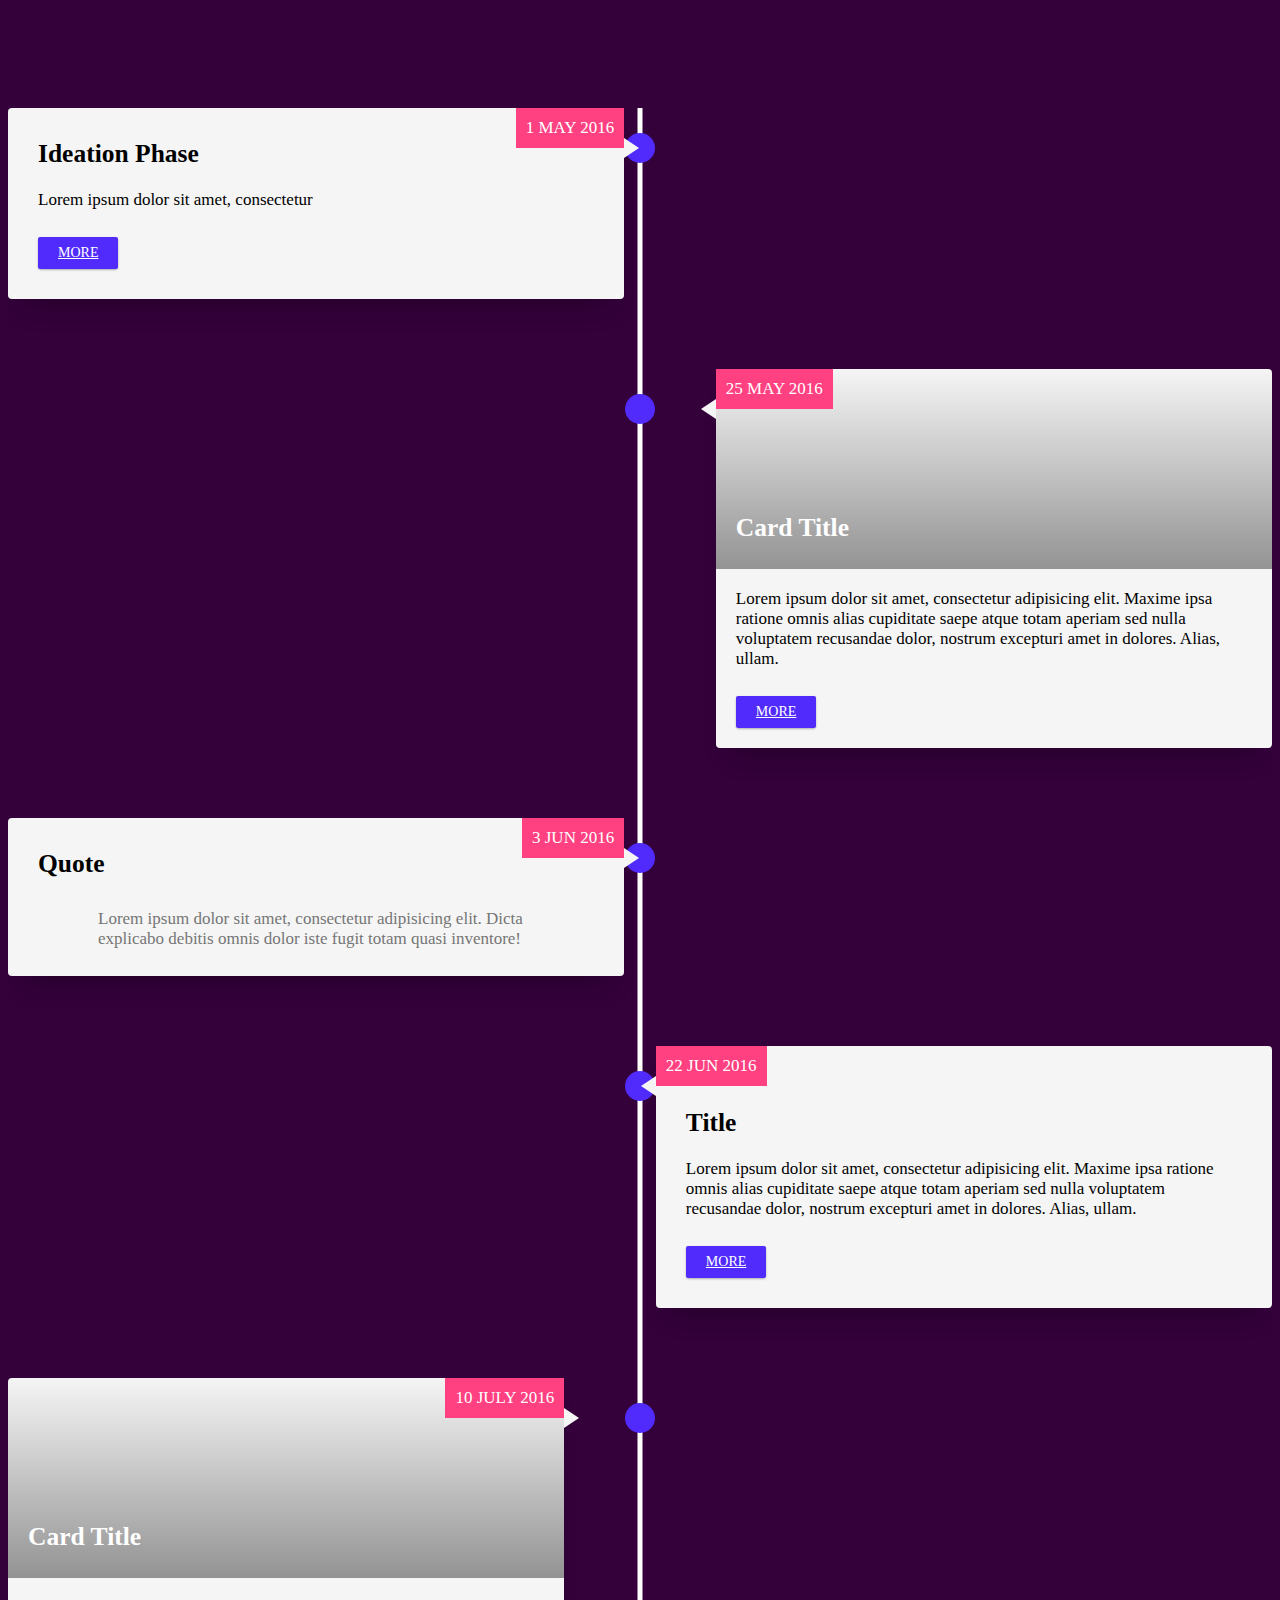
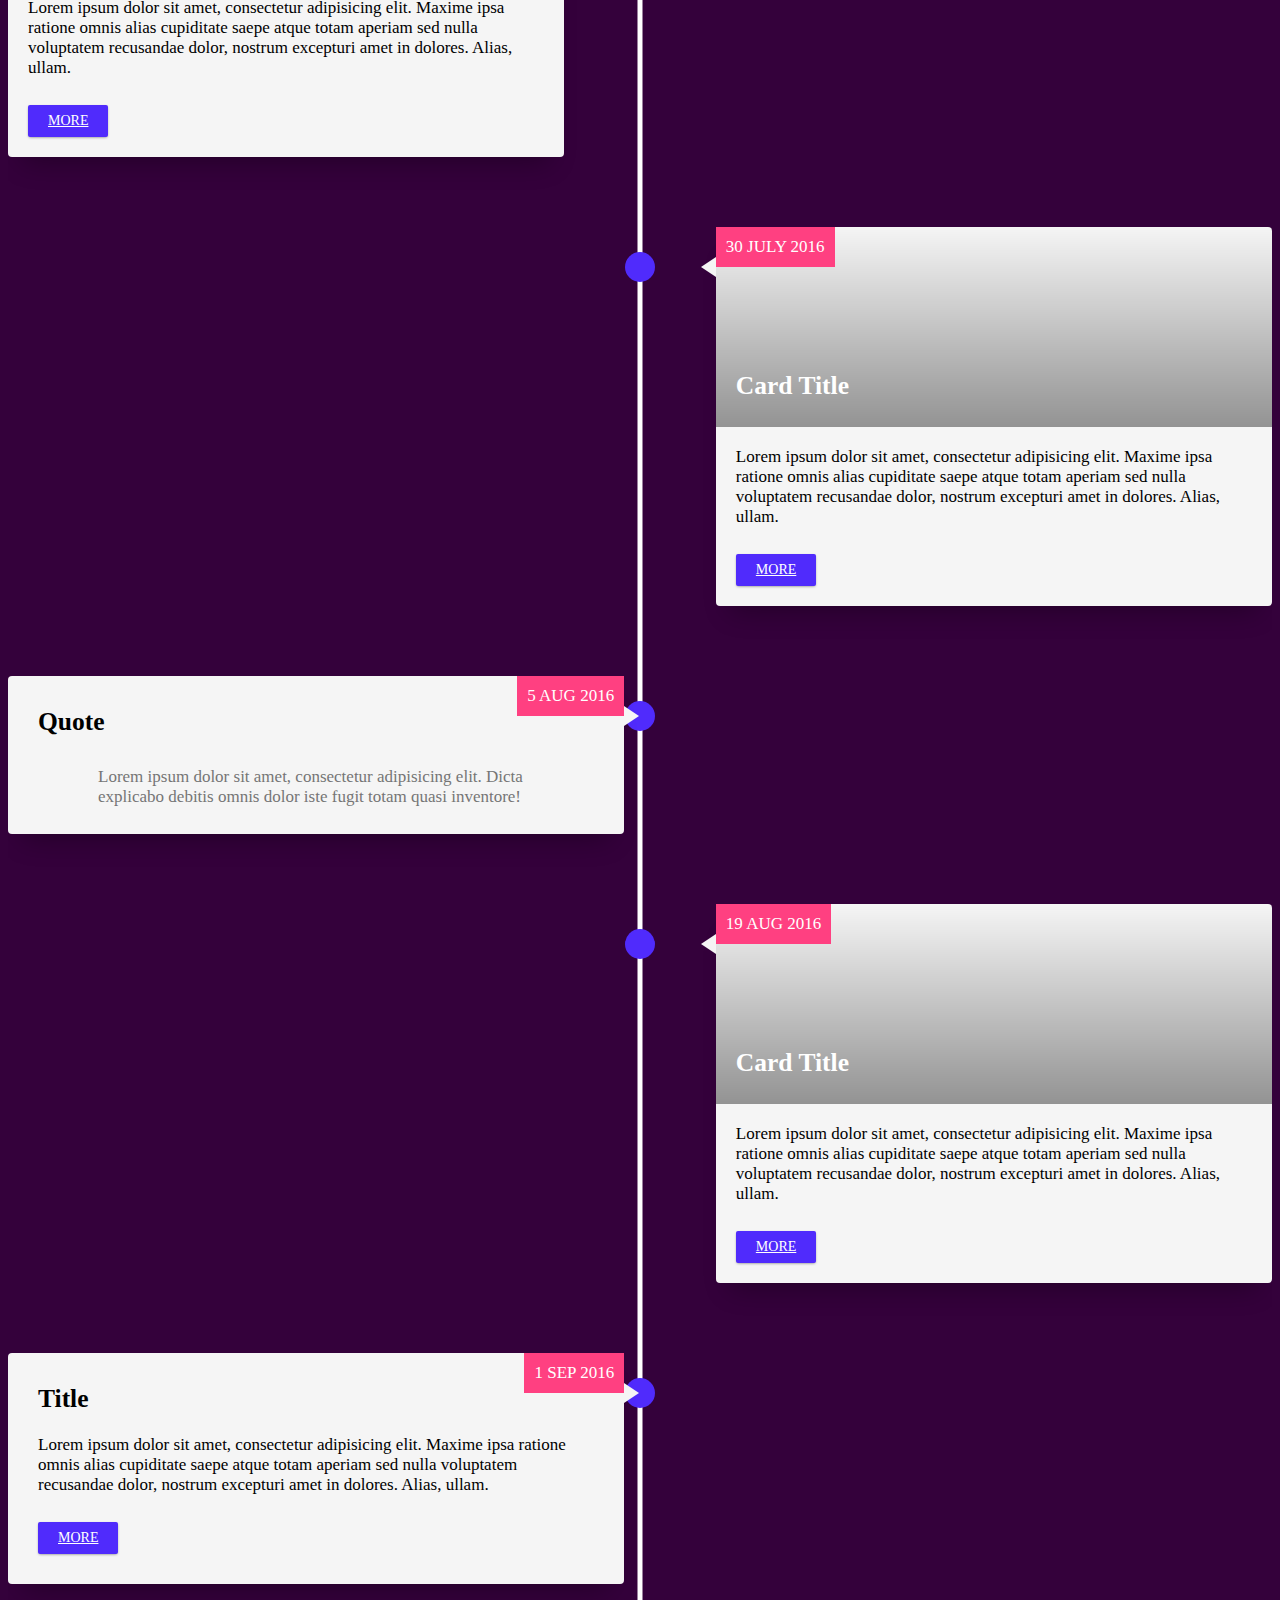
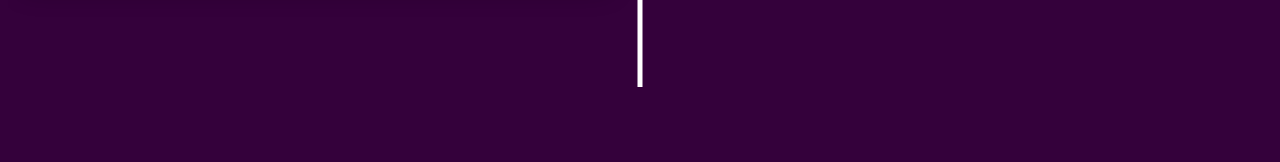
<file: old-files/Timeline/index.html>
<!DOCTYPE html>
<html lang="en">

<head>
    <meta charset="UTF-8">
    <meta name="viewport" content="width=device-width, initial-scale=1.0">
    <title>Document</title>
    <link rel="stylesheet" href="sass.css">
    <script src="index.js"></script>
</head>

<body>
    <section class="timeline">
        <div class="container">
            <div class="timeline-item">
                <div class="timeline-img"></div>

                <div class="timeline-content js--fadeInLeft">
                    <h2>Ideation Phase</h2>
                    <div class="date">1 MAY 2016</div>
                    <p>Lorem ipsum dolor sit amet, consectetur</p>
                    <a class="bnt-more" href="javascript:void(0)">More</a>
                </div>
            </div>

            <div class="timeline-item">

                <div class="timeline-img"></div>

                <div class="timeline-content timeline-card js--fadeInRight">
                    <div class="timeline-img-header">
                        <h2>Card Title</h2>
                    </div>
                    <div class="date">25 MAY 2016</div>
                    <p>Lorem ipsum dolor sit amet, consectetur adipisicing elit. Maxime ipsa ratione omnis alias
                        cupiditate saepe atque totam aperiam sed nulla voluptatem recusandae dolor, nostrum excepturi
                        amet in dolores. Alias, ullam.</p>
                    <a class="bnt-more" href="javascript:void(0)">More</a>
                </div>

            </div>

            <div class="timeline-item">

                <div class="timeline-img"></div>

                <div class="timeline-content js--fadeInLeft">
                    <div class="date">3 JUN 2016</div>
                    <h2>Quote</h2>
                    <blockquote>Lorem ipsum dolor sit amet, consectetur adipisicing elit. Dicta explicabo debitis omnis
                        dolor iste fugit totam quasi inventore!</blockquote>
                </div>
            </div>

            <div class="timeline-item">

                <div class="timeline-img"></div>

                <div class="timeline-content js--fadeInRight">
                    <h2>Title</h2>
                    <div class="date">22 JUN 2016</div>
                    <p>Lorem ipsum dolor sit amet, consectetur adipisicing elit. Maxime ipsa ratione omnis alias
                        cupiditate saepe atque totam aperiam sed nulla voluptatem recusandae dolor, nostrum excepturi
                        amet in dolores. Alias, ullam.</p>
                    <a class="bnt-more" href="javascript:void(0)">More</a>
                </div>
            </div>

            <div class="timeline-item">

                <div class="timeline-img"></div>

                <div class="timeline-content timeline-card js--fadeInLeft">
                    <div class="timeline-img-header">
                        <h2>Card Title</h2>
                    </div>
                    <div class="date">10 JULY 2016</div>
                    <p>Lorem ipsum dolor sit amet, consectetur adipisicing elit. Maxime ipsa ratione omnis alias
                        cupiditate saepe atque totam aperiam sed nulla voluptatem recusandae dolor, nostrum excepturi
                        amet in dolores. Alias, ullam.</p>
                    <a class="bnt-more" href="javascript:void(0)">More</a>
                </div>
            </div>

            <div class="timeline-item">

                <div class="timeline-img"></div>

                <div class="timeline-content timeline-card js--fadeInRight">
                    <div class="timeline-img-header">
                        <h2>Card Title</h2>
                    </div>
                    <div class="date">30 JULY 2016</div>
                    <p>Lorem ipsum dolor sit amet, consectetur adipisicing elit. Maxime ipsa ratione omnis alias
                        cupiditate saepe atque totam aperiam sed nulla voluptatem recusandae dolor, nostrum excepturi
                        amet in dolores. Alias, ullam.</p>
                    <a class="bnt-more" href="javascript:void(0)">More</a>
                </div>
            </div>

            <div class="timeline-item">

                <div class="timeline-img"></div>

                <div class="timeline-content js--fadeInLeft">
                    <div class="date">5 AUG 2016</div>
                    <h2>Quote</h2>
                    <blockquote>Lorem ipsum dolor sit amet, consectetur adipisicing elit. Dicta explicabo debitis omnis
                        dolor iste fugit totam quasi inventore!</blockquote>
                </div>
            </div>

            <div class="timeline-item">

                <div class="timeline-img"></div>

                <div class="timeline-content timeline-card js--fadeInRight">
                    <div class="timeline-img-header">
                        <h2>Card Title</h2>
                    </div>
                    <div class="date">19 AUG 2016</div>
                    <p>Lorem ipsum dolor sit amet, consectetur adipisicing elit. Maxime ipsa ratione omnis alias
                        cupiditate saepe atque totam aperiam sed nulla voluptatem recusandae dolor, nostrum excepturi
                        amet in dolores. Alias, ullam.</p>
                    <a class="bnt-more" href="javascript:void(0)">More</a>
                </div>
            </div>

            <div class="timeline-item">

                <div class="timeline-img"></div>

                <div class="timeline-content js--fadeInLeft">
                    <div class="date">1 SEP 2016</div>
                    <h2>Title</h2>
                    <p>Lorem ipsum dolor sit amet, consectetur adipisicing elit. Maxime ipsa ratione omnis alias
                        cupiditate saepe atque totam aperiam sed nulla voluptatem recusandae dolor, nostrum excepturi
                        amet in dolores. Alias, ullam.</p>
                    <a class="bnt-more" href="javascript:void(0)">More</a>
                </div>
            </div>



        </div>
    </section>

</body>

</html>
</file>
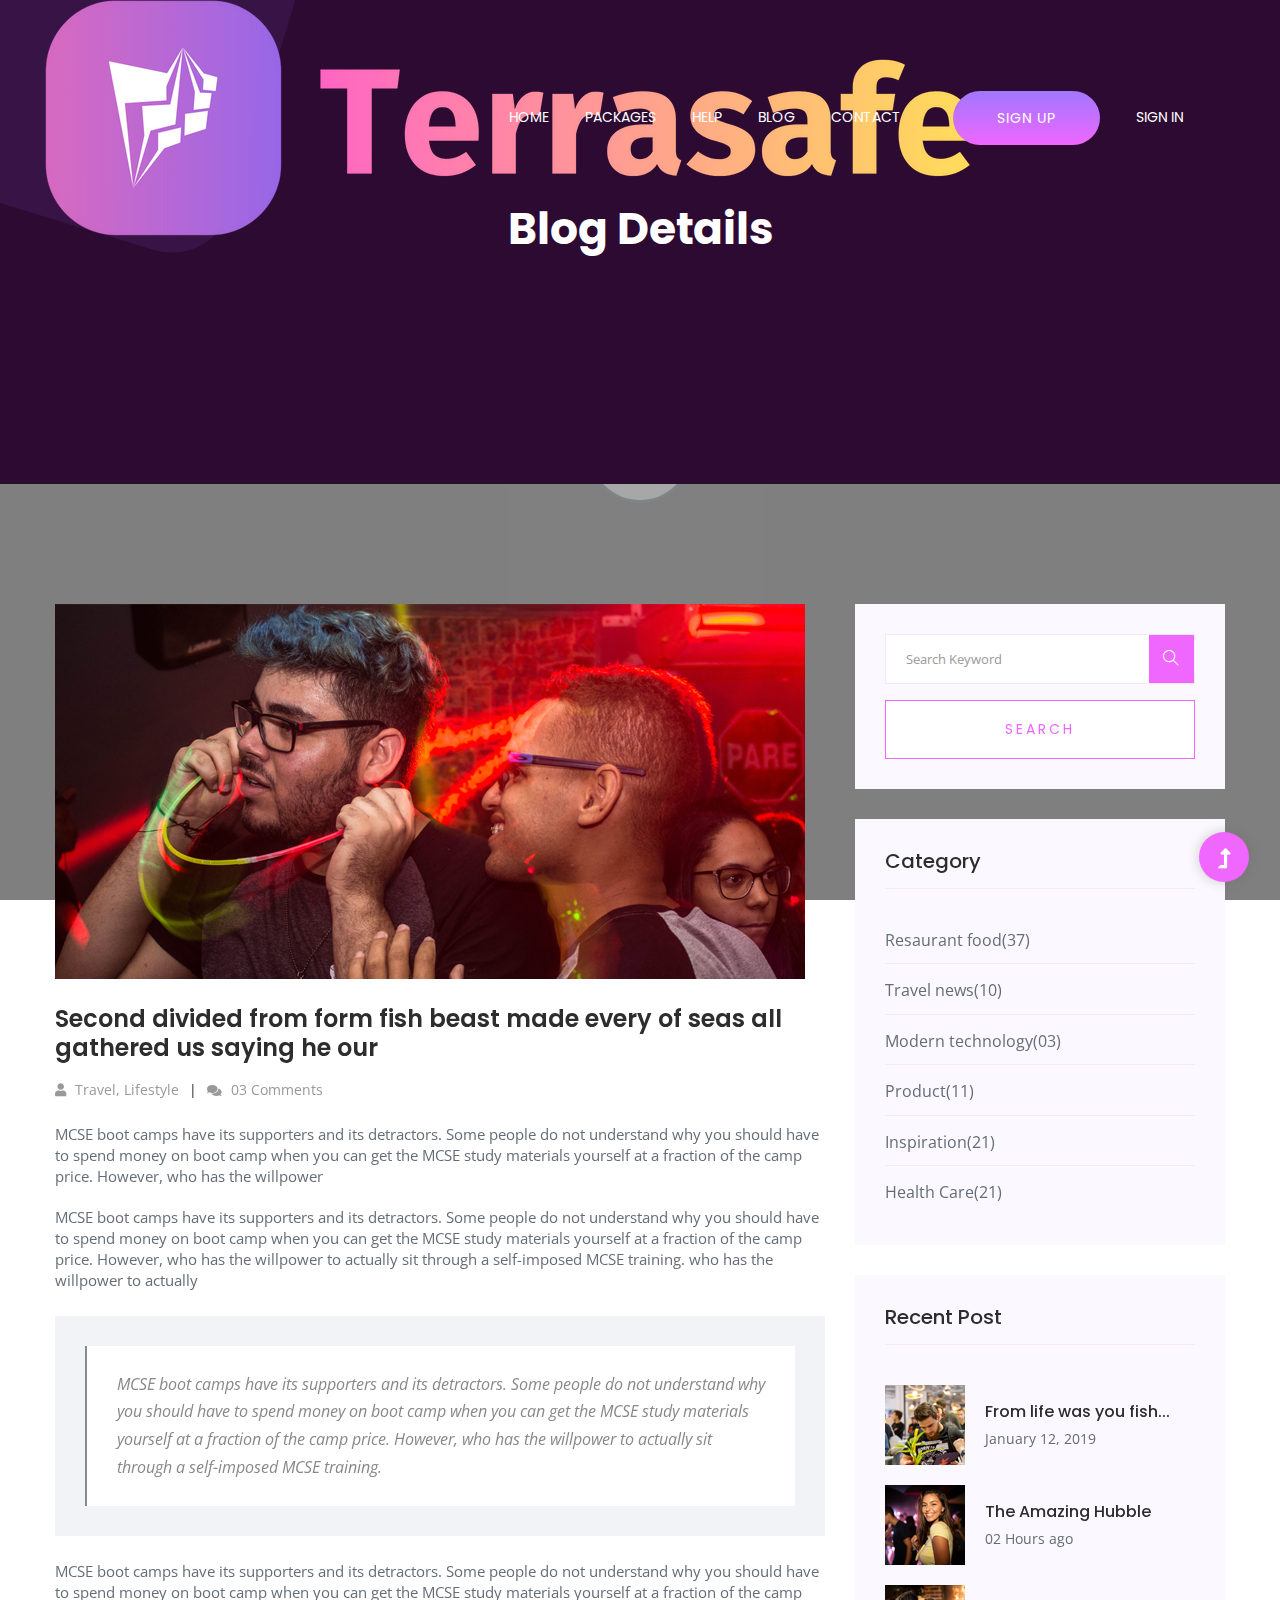
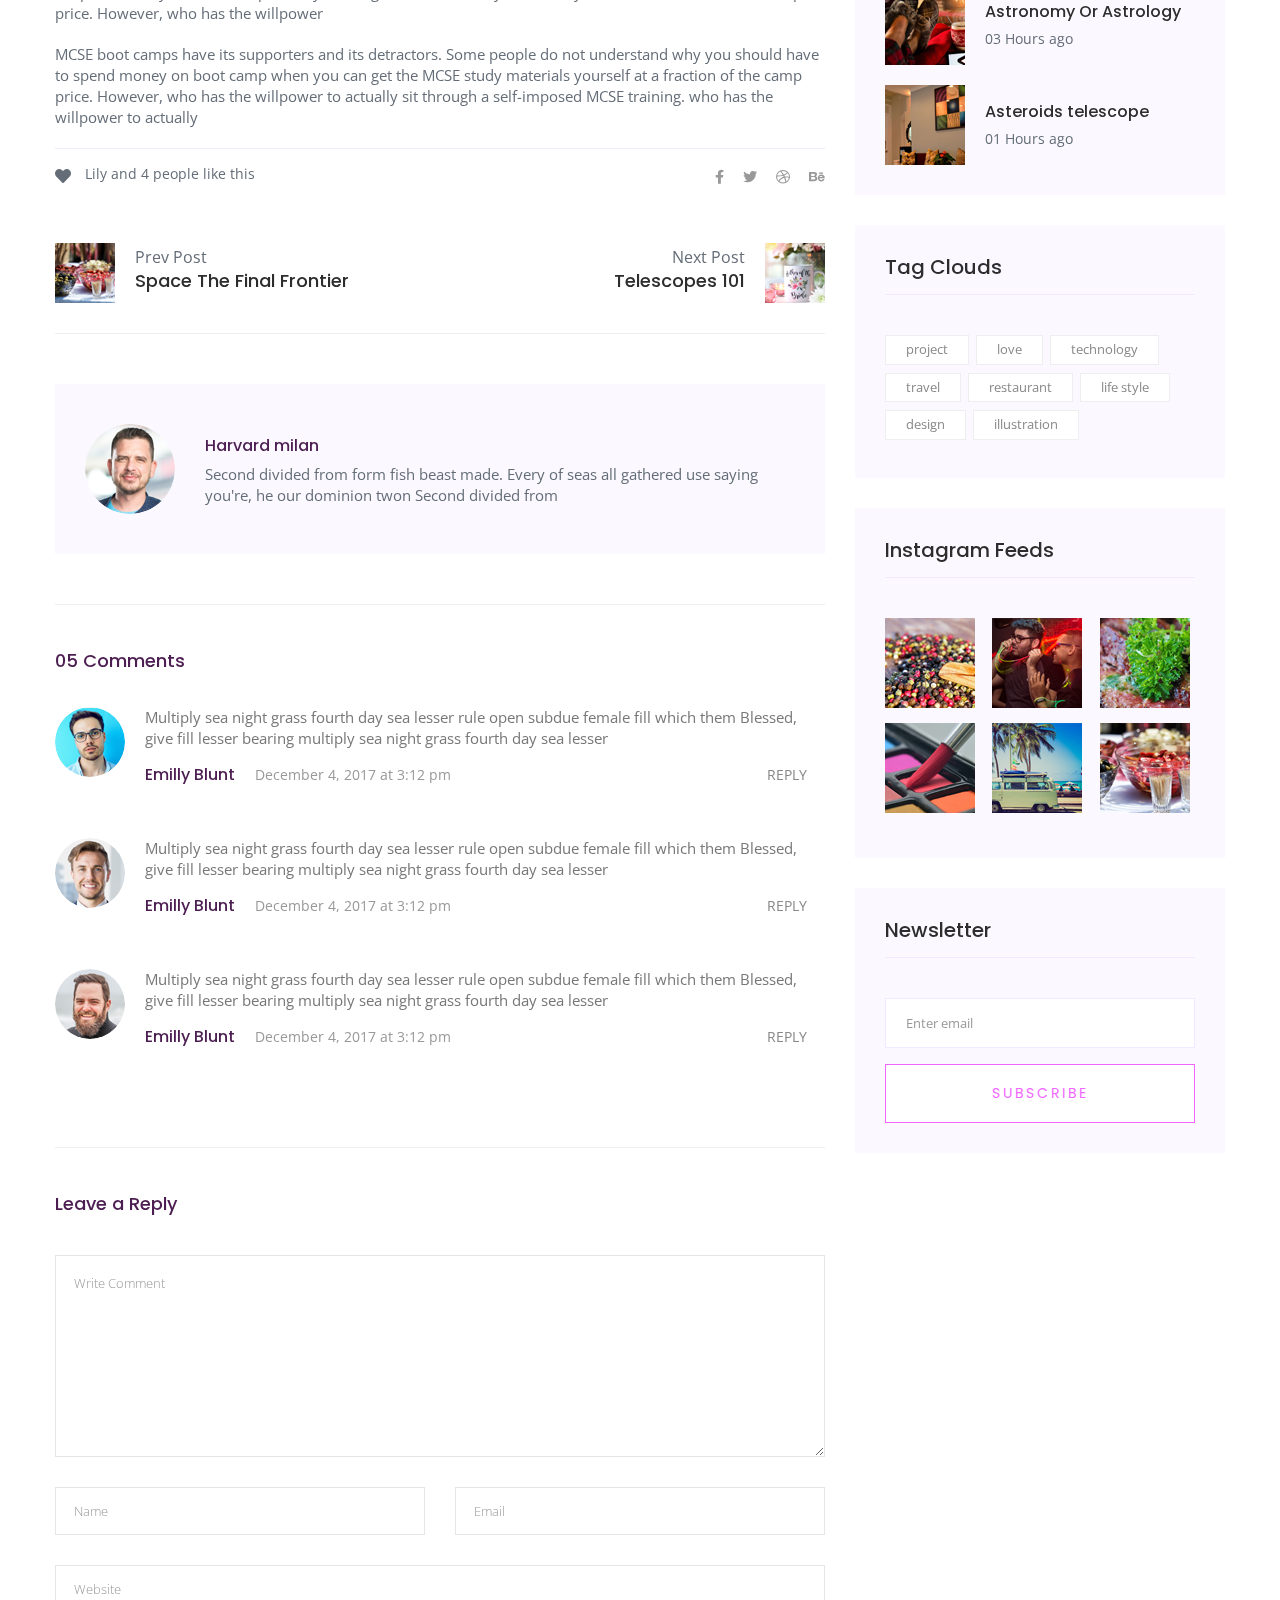
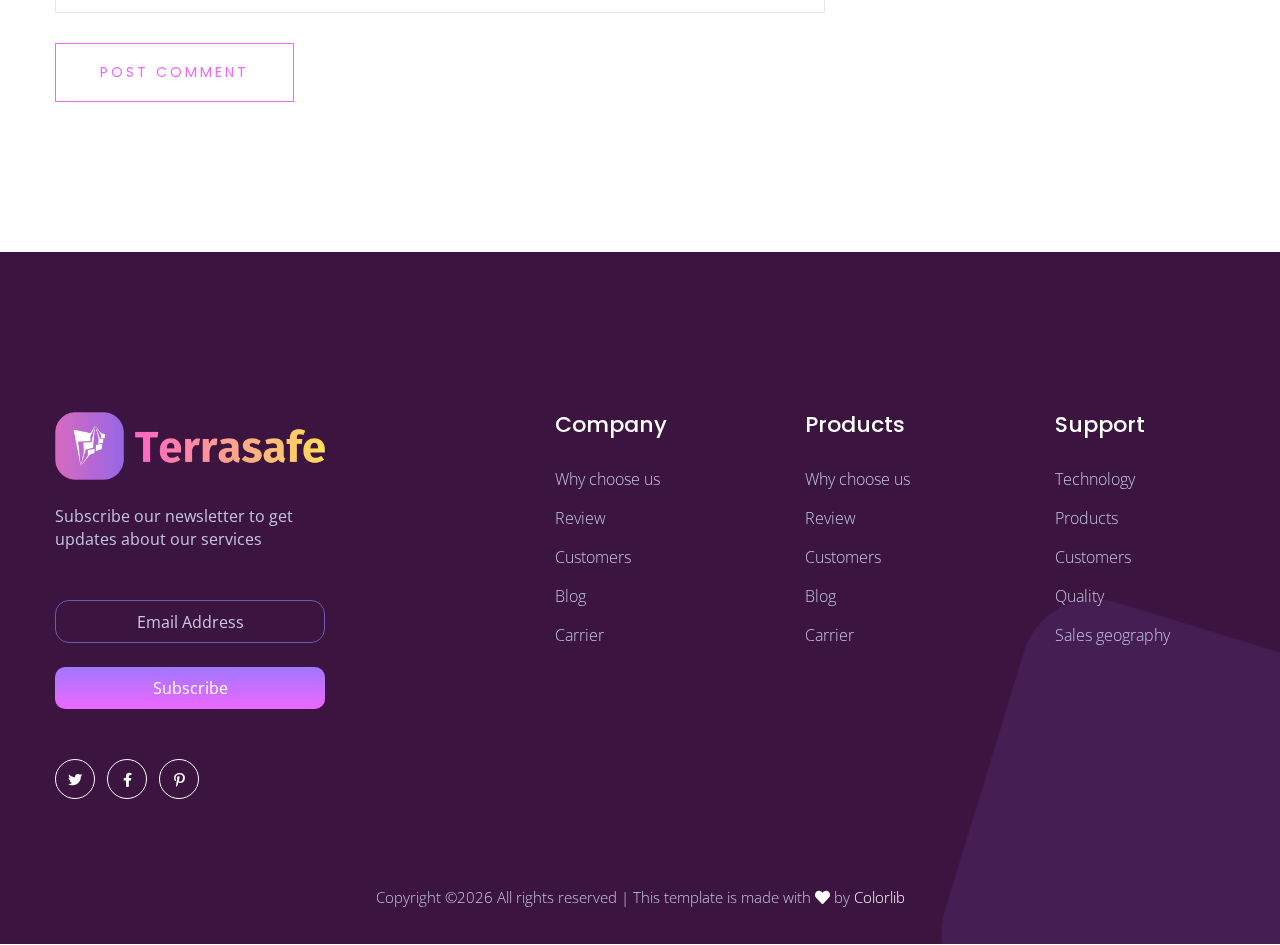
<file: blog_details.html>
<!doctype html>
<html class="no-js" lang="zxx">
<head>
 <meta charset="utf-8">
 <meta http-equiv="x-ua-compatible" content="ie=edge">
 <title> Hosting | Template</title>
 <meta name="description" content="">
 <meta name="viewport" content="width=device-width, initial-scale=1">
 <link rel="shortcut icon" type="image/x-icon" href="assets/img/favicon.ico">

 <!-- CSS here -->
 <link rel="stylesheet" href="assets/css/bootstrap.min.css">
 <link rel="stylesheet" href="assets/css/owl.carousel.min.css">
 <link rel="stylesheet" href="assets/css/slicknav.css">
 <link rel="stylesheet" href="assets/css/animate.min.css">
 <link rel="stylesheet" href="assets/css/hamburgers.min.css">
 <link rel="stylesheet" href="assets/css/magnific-popup.css">
 <link rel="stylesheet" href="assets/css/fontawesome-all.min.css">
 <link rel="stylesheet" href="assets/css/themify-icons.css">
 <link rel="stylesheet" href="assets/css/slick.css">
 <link rel="stylesheet" href="assets/css/nice-select.css">
 <link rel="stylesheet" href="assets/css/style.css">
</head>

<body>
  <!-- ? Preloader Start -->
  <div id="preloader-active">
    <div class="preloader d-flex align-items-center justify-content-center">
      <div class="preloader-inner position-relative">
        <div class="preloader-circle"></div>
        <div class="preloader-img pere-text">
          <img src="assets/img/logo/loder.png" alt="">
        </div>
      </div>
    </div>
  </div>
  <!-- Preloader Start -->
  <header>
   <!-- Header Start -->
   <div class="header-area header-transparent">
     <div class="main-header ">
       <div class="header-bottom  header-sticky">
         <div class="container-fluid">
           <div class="row align-items-center">
             <!-- Logo -->
             <div class="col-xl-2 col-lg-2">
               <div class="logo">
                 <a href="index.html"><img src="assets/img/logo/logo.png" alt=""></a>
               </div>
             </div>
             <div class="col-xl-10 col-lg-10">
               <div class="menu-wrapper d-flex align-items-center justify-content-end">
                 <!-- Main-menu -->
                 <div class="main-menu d-none d-lg-block">
                   <nav>
                     <ul id="navigation">                                                                                          
                       <li><a href="index.html">Home</a></li>
                       <li><a href="packages.html">Packages</a></li>
                       <li><a href="help.html">Help</a></li>
                       <li><a href="#">Blog</a>
                         <ul class="submenu">
                           <li><a href="blog.html">Blog</a></li>
                           <li><a href="blog_details.html">Blog Details</a></li>
                           <li><a href="elements.html">Element</a></li>
                         </ul>
                       </li>
                       <li><a href="contact.html">Contact</a></li>
                       <!-- Button -->
                       <li class="button-header margin-left "><a href="register.html" class="btn">Sign Up</a></li>
                       <li class="button-header"><a href="login.html" class="btn3">Sign In</a></li>
                     </ul>
                   </nav>
                 </div>
               </div>
             </div> 
             <!-- Mobile Menu -->
             <div class="col-12">
               <div class="mobile_menu d-block d-lg-none"></div>
             </div>
           </div>
         </div>
       </div>
     </div>
   </div>
   <!-- Header End -->
 </header>
 <main>
   <!-- Slider Area Start-->
   <div class="slider-area slider-bg ">
     <!-- Single Slider -->
     <div class="single-slider d-flex align-items-center slider-height3">
       <div class="container">
         <div class="row align-items-center justify-content-center">
           <div class="col-xl-8 col-lg-9 col-md-12 ">
             <div class="hero__caption hero__caption3 text-center">
               <h1 data-animation="fadeInLeft" data-delay=".6s ">Blog Details</h1>
             </div>
           </div>
         </div>
       </div>
     </div>    
     <!-- Slider Shape -->
     <div class="slider-shape d-none d-lg-block">
       <img class="slider-shape1" src="assets/img/hero/top-left-shape.png" alt="">
     </div>
   </div>
   <!-- Slider Area End -->
   <!--? Blog Area Start -->
   <section class="blog_area single-post-area section-padding">
     <div class="container">
      <div class="row">
       <div class="col-lg-8 posts-list">
        <div class="single-post">
         <div class="feature-img">
          <img class="img-fluid" src="assets/img/blog/single_blog_1.png" alt="">
        </div>
        <div class="blog_details">
          <h2 style="color: #2d2d2d;">Second divided from form fish beast made every of seas
           all gathered us saying he our
         </h2>
         <ul class="blog-info-link mt-3 mb-4">
           <li><a href="#"><i class="fa fa-user"></i> Travel, Lifestyle</a></li>
           <li><a href="#"><i class="fa fa-comments"></i> 03 Comments</a></li>
         </ul>
         <p class="excert">
           MCSE boot camps have its supporters and its detractors. Some people do not understand why you
           should have to spend money on boot camp when you can get the MCSE study materials yourself at a
           fraction of the camp price. However, who has the willpower
         </p>
         <p>
           MCSE boot camps have its supporters and its detractors. Some people do not understand why you
           should have to spend money on boot camp when you can get the MCSE study materials yourself at a
           fraction of the camp price. However, who has the willpower to actually sit through a
           self-imposed MCSE training. who has the willpower to actually
         </p>
         <div class="quote-wrapper">
           <div class="quotes">
            MCSE boot camps have its supporters and its detractors. Some people do not understand why you
            should have to spend money on boot camp when you can get the MCSE study materials yourself at
            a fraction of the camp price. However, who has the willpower to actually sit through a
            self-imposed MCSE training.
          </div>
        </div>
        <p>
         MCSE boot camps have its supporters and its detractors. Some people do not understand why you
         should have to spend money on boot camp when you can get the MCSE study materials yourself at a
         fraction of the camp price. However, who has the willpower
       </p>
       <p>
         MCSE boot camps have its supporters and its detractors. Some people do not understand why you
         should have to spend money on boot camp when you can get the MCSE study materials yourself at a
         fraction of the camp price. However, who has the willpower to actually sit through a
         self-imposed MCSE training. who has the willpower to actually
       </p>
     </div>
   </div>
   <div class="navigation-top">
     <div class="d-sm-flex justify-content-between text-center">
      <p class="like-info"><span class="align-middle"><i class="fa fa-heart"></i></span> Lily and 4
      people like this</p>
      <div class="col-sm-4 text-center my-2 my-sm-0">
      </div>
      <ul class="social-icons">
       <li><a href="https://www.facebook.com/sai4ull"><i class="fab fa-facebook-f"></i></a></li>
       <li><a href="#"><i class="fab fa-twitter"></i></a></li>
       <li><a href="#"><i class="fab fa-dribbble"></i></a></li>
       <li><a href="#"><i class="fab fa-behance"></i></a></li>
     </ul>
   </div>
   <div class="navigation-area">
    <div class="row">
     <div
     class="col-lg-6 col-md-6 col-12 nav-left flex-row d-flex justify-content-start align-items-center">
     <div class="thumb">
       <a href="#">
        <img class="img-fluid" src="assets/img/post/preview.png" alt="">
      </a>
    </div>
    <div class="arrow">
     <a href="#">
      <span class="lnr text-white ti-arrow-left"></span>
    </a>
  </div>
  <div class="detials">
   <p>Prev Post</p>
   <a href="#">
    <h4 style="color: #2d2d2d;">Space The Final Frontier</h4>
  </a>
</div>
</div>
<div
class="col-lg-6 col-md-6 col-12 nav-right flex-row d-flex justify-content-end align-items-center">
<div class="detials">
 <p>Next Post</p>
 <a href="#">
  <h4 style="color: #2d2d2d;">Telescopes 101</h4>
</a>
</div>
<div class="arrow">
 <a href="#">
  <span class="lnr text-white ti-arrow-right"></span>
</a>
</div>
<div class="thumb">
 <a href="#">
  <img class="img-fluid" src="assets/img/post/next.png" alt="">
</a>
</div>
</div>
</div>
</div>
</div>
<div class="blog-author">
 <div class="media align-items-center">
  <img src="assets/img/blog/author.png" alt="">
  <div class="media-body">
   <a href="#">
    <h4>Harvard milan</h4>
  </a>
  <p>Second divided from form fish beast made. Every of seas all gathered use saying you're, he
  our dominion twon Second divided from</p>
</div>
</div>
</div>
<div class="comments-area">
 <h4>05 Comments</h4>
 <div class="comment-list">
  <div class="single-comment justify-content-between d-flex">
   <div class="user justify-content-between d-flex">
    <div class="thumb">
     <img src="assets/img/blog/comment_1.png" alt="">
   </div>
   <div class="desc">
     <p class="comment">
      Multiply sea night grass fourth day sea lesser rule open subdue female fill which them
      Blessed, give fill lesser bearing multiply sea night grass fourth day sea lesser
    </p>
    <div class="d-flex justify-content-between">
      <div class="d-flex align-items-center">
       <h5>
        <a href="#">Emilly Blunt</a>
      </h5>
      <p class="date">December 4, 2017 at 3:12 pm </p>
    </div>
    <div class="reply-btn">
     <a href="#" class="btn-reply text-uppercase">reply</a>
   </div>
 </div>
</div>
</div>
</div>
</div>
<div class="comment-list">
  <div class="single-comment justify-content-between d-flex">
   <div class="user justify-content-between d-flex">
    <div class="thumb">
     <img src="assets/img/blog/comment_2.png" alt="">
   </div>
   <div class="desc">
     <p class="comment">
      Multiply sea night grass fourth day sea lesser rule open subdue female fill which them
      Blessed, give fill lesser bearing multiply sea night grass fourth day sea lesser
    </p>
    <div class="d-flex justify-content-between">
      <div class="d-flex align-items-center">
       <h5>
        <a href="#">Emilly Blunt</a>
      </h5>
      <p class="date">December 4, 2017 at 3:12 pm </p>
    </div>
    <div class="reply-btn">
     <a href="#" class="btn-reply text-uppercase">reply</a>
   </div>
 </div>
</div>
</div>
</div>
</div>
<div class="comment-list">
  <div class="single-comment justify-content-between d-flex">
   <div class="user justify-content-between d-flex">
    <div class="thumb">
     <img src="assets/img/blog/comment_3.png" alt="">
   </div>
   <div class="desc">
     <p class="comment">
      Multiply sea night grass fourth day sea lesser rule open subdue female fill which them
      Blessed, give fill lesser bearing multiply sea night grass fourth day sea lesser
    </p>
    <div class="d-flex justify-content-between">
      <div class="d-flex align-items-center">
       <h5>
        <a href="#">Emilly Blunt</a>
      </h5>
      <p class="date">December 4, 2017 at 3:12 pm </p>
    </div>
    <div class="reply-btn">
     <a href="#" class="btn-reply text-uppercase">reply</a>
   </div>
 </div>
</div>
</div>
</div>
</div>
</div>
<div class="comment-form">
 <h4>Leave a Reply</h4>
 <form class="form-contact comment_form" action="#" id="commentForm">
  <div class="row">
   <div class="col-12">
    <div class="form-group">
     <textarea class="form-control w-100" name="comment" id="comment" cols="30" rows="9"
     placeholder="Write Comment"></textarea>
   </div>
 </div>
 <div class="col-sm-6">
  <div class="form-group">
   <input class="form-control" name="name" id="name" type="text" placeholder="Name">
 </div>
</div>
<div class="col-sm-6">
  <div class="form-group">
   <input class="form-control" name="email" id="email" type="email" placeholder="Email">
 </div>
</div>
<div class="col-12">
  <div class="form-group">
   <input class="form-control" name="website" id="website" type="text" placeholder="Website">
 </div>
</div>
</div>
<div class="form-group">
 <button type="submit" class="button button-contactForm btn_1 boxed-btn">Post Comment</button>
</div>
</form>
</div>
</div>
<div class="col-lg-4">
  <div class="blog_right_sidebar">
   <aside class="single_sidebar_widget search_widget">
    <form action="#">
     <div class="form-group">
      <div class="input-group mb-3">
       <input type="text" class="form-control" placeholder='Search Keyword'
       onfocus="this.placeholder = ''" onblur="this.placeholder = 'Search Keyword'">
       <div class="input-group-append">
        <button class="btns" type="button"><i class="ti-search"></i></button>
      </div>
    </div>
  </div>
  <button class="button rounded-0 primary-bg text-white w-100 btn_1 boxed-btn"
  type="submit">Search</button>
</form>
</aside>
<aside class="single_sidebar_widget post_category_widget">
  <h4 class="widget_title" style="color: #2d2d2d;">Category</h4>
  <ul class="list cat-list">
   <li>
    <a href="#" class="d-flex">
     <p>Resaurant food</p>
     <p>(37)</p>
   </a>
 </li>
 <li>
  <a href="#" class="d-flex">
   <p>Travel news</p>
   <p>(10)</p>
 </a>
</li>
<li>
  <a href="#" class="d-flex">
   <p>Modern technology</p>
   <p>(03)</p>
 </a>
</li>
<li>
  <a href="#" class="d-flex">
   <p>Product</p>
   <p>(11)</p>
 </a>
</li>
<li>
  <a href="#" class="d-flex">
   <p>Inspiration</p>
   <p>(21)</p>
 </a>
</li>
<li>
  <a href="#" class="d-flex">
   <p>Health Care</p>
   <p>(21)</p>
 </a>
</li>
</ul>
</aside>
<aside class="single_sidebar_widget popular_post_widget">
  <h3 class="widget_title" style="color: #2d2d2d;">Recent Post</h3>
  <div class="media post_item">
   <img src="assets/img/post/post_1.png" alt="post">
   <div class="media-body">
    <a href="blog_details.html">
     <h3 style="color: #2d2d2d;">From life was you fish...</h3>
   </a>
   <p>January 12, 2019</p>
 </div>
</div>
<div class="media post_item">
 <img src="assets/img/post/post_2.png" alt="post">
 <div class="media-body">
  <a href="blog_details.html">
   <h3 style="color: #2d2d2d;">The Amazing Hubble</h3>
 </a>
 <p>02 Hours ago</p>
</div>
</div>
<div class="media post_item">
 <img src="assets/img/post/post_3.png" alt="post">
 <div class="media-body">
  <a href="blog_details.html">
   <h3 style="color: #2d2d2d;">Astronomy Or Astrology</h3>
 </a>
 <p>03 Hours ago</p>
</div>
</div>
<div class="media post_item">
 <img src="assets/img/post/post_4.png" alt="post">
 <div class="media-body">
  <a href="blog_details.html">
   <h3 style="color: #2d2d2d;">Asteroids telescope</h3>
 </a>
 <p>01 Hours ago</p>
</div>
</div>
</aside>
<aside class="single_sidebar_widget tag_cloud_widget">
  <h4 class="widget_title" style="color: #2d2d2d;">Tag Clouds</h4>
  <ul class="list">
   <li>
    <a href="#">project</a>
  </li>
  <li>
    <a href="#">love</a>
  </li>
  <li>
    <a href="#">technology</a>
  </li>
  <li>
    <a href="#">travel</a>
  </li>
  <li>
    <a href="#">restaurant</a>
  </li>
  <li>
    <a href="#">life style</a>
  </li>
  <li>
    <a href="#">design</a>
  </li>
  <li>
    <a href="#">illustration</a>
  </li>
</ul>
</aside>
<aside class="single_sidebar_widget instagram_feeds">
  <h4 class="widget_title" style="color: #2d2d2d;">Instagram Feeds</h4>
  <ul class="instagram_row flex-wrap">
   <li>
    <a href="#">
     <img class="img-fluid" src="assets/img/post/post_5.png" alt="">
   </a>
 </li>
 <li>
  <a href="#">
   <img class="img-fluid" src="assets/img/post/post_6.png" alt="">
 </a>
</li>
<li>
  <a href="#">
   <img class="img-fluid" src="assets/img/post/post_7.png" alt="">
 </a>
</li>
<li>
  <a href="#">
   <img class="img-fluid" src="assets/img/post/post_8.png" alt="">
 </a>
</li>
<li>
  <a href="#">
   <img class="img-fluid" src="assets/img/post/post_9.png" alt="">
 </a>
</li>
<li>
  <a href="#">
   <img class="img-fluid" src="assets/img/post/post_10.png" alt="">
 </a>
</li>
</ul>
</aside>
<aside class="single_sidebar_widget newsletter_widget">
  <h4 class="widget_title" style="color: #2d2d2d;">Newsletter</h4>
  <form action="#">
   <div class="form-group">
    <input type="email" class="form-control" onfocus="this.placeholder = ''"
    onblur="this.placeholder = 'Enter email'" placeholder='Enter email' required>
  </div>
  <button class="button rounded-0 primary-bg text-white w-100 btn_1 boxed-btn" type="submit">Subscribe</button>
</form>
</aside>
</div>
</div>
</div>
</div>
</section>
<!-- Blog Area End -->
</main>
<footer>
  <div class="footer-wrappr " data-background="assets/img/gallery/footer-bg.png">
    <div class="footer-area footer-padding ">
      <div class="container">
        <div class="row d-flex justify-content-between">
          <div class="col-xl-3 col-lg-4 col-md-6 col-sm-6">
            <div class="single-footer-caption mb-50">
              <!-- logo -->
              <div class="footer-logo mb-25">
                <a href="index.html"><img src="assets/img/logo/logo2_footer.png" alt=""></a>
              </div>
              <div class="footer-tittle mb-50">
                <p>Subscribe our newsletter to get updates about our services</p>
              </div>
              <!-- Form -->
              <div class="footer-form">
                <div id="mc_embed_signup">
                  <form target="_blank" action="https://spondonit.us12.list-manage.com/subscribe/post?u=1462626880ade1ac87bd9c93a&amp;id=92a4423d01" method="get" class="subscribe_form relative mail_part" novalidate="true">
                    <input type="email" name="EMAIL" id="newsletter-form-email" placeholder=" Email Address " class="placeholder hide-on-focus" onfocus="this.placeholder = ''" onblur="this.placeholder = 'Your email address'">
                    <div class="form-icon">
                      <button type="submit" name="submit" id="newsletter-submit" class="email_icon newsletter-submit button-contactForm">
                        Subscribe
                      </button>
                    </div>
                    <div class="mt-10 info"></div>
                  </form>
                </div>
              </div>
              <!-- social -->
              <div class="footer-social mt-50">
                <a href="#"><i class="fab fa-twitter"></i></a>
                <a href="https://bit.ly/sai4ull"><i class="fab fa-facebook-f"></i></a>
                <a href="#"><i class="fab fa-pinterest-p"></i></a>
              </div>
            </div>
          </div>
          <div class="col-xl-1 col-lg-1 col-md-1 col-sm-1"></div>
          <div class="col-xl-2 col-lg-2 col-md-4 col-sm-5">
            <div class="single-footer-caption mb-50">
              <div class="footer-tittle">
                <h4>Company</h4>
                <ul>
                  <li><a href="#">Why choose us</a></li>
                  <li><a href="#"> Review</a></li>
                  <li><a href="#">Customers</a></li>
                  <li><a href="#">Blog</a></li>
                  <li><a href="#">Carrier</a></li>
                </ul>
              </div>
            </div>
          </div>
          <div class="col-xl-2 col-lg-2 col-md-4 col-sm-5">
            <div class="single-footer-caption mb-50">
              <div class="footer-tittle">
                <h4>Products</h4>
                <ul>
                  <li><a href="#">Why choose us</a></li>
                  <li><a href="#"> Review</a></li>
                  <li><a href="#">Customers</a></li>
                  <li><a href="#">Blog</a></li>
                  <li><a href="#">Carrier</a></li>
                </ul>
              </div>
            </div>
          </div>
          <div class="col-xl-2 col-lg-2 col-md-4 col-sm-5">
            <div class="single-footer-caption mb-50">
              <div class="footer-tittle">
                <h4>Support</h4>
                <ul>
                  <li><a href="#">Technology</a></li>
                  <li><a href="#">  Products</a></li>
                  <li><a href="#">Customers</a></li>
                  <li><a href="#">Quality</a></li>
                  <li><a href="#">Sales geography</a></li>
                </ul>
              </div>
            </div>
          </div>
        </div>
      </div>
    </div>
    <!-- footer-bottom area -->
    <div class="footer-bottom-area">
      <div class="container">
        <div class="footer-border">
          <div class="row">
            <div class="col-xl-12">
              <div class="footer-copy-right text-center">
                <p><!-- Link back to Colorlib can't be removed. Template is licensed under CC BY 3.0. -->
                  Copyright &copy;<script>document.write(new Date().getFullYear());</script> All rights reserved | This template is made with <i class="fa fa-heart" aria-hidden="true"></i> by <a href="https://colorlib.com" target="_blank">Colorlib</a>
                  <!-- Link back to Colorlib can't be removed. Template is licensed under CC BY 3.0. --></p>

                </div>
              </div>
            </div>
          </div>
        </div>
      </div>
    </div>
  </footer>
  <!-- Scroll Up -->
  <div id="back-top" >
    <a title="Go to Top" href="#"> <i class="fas fa-level-up-alt"></i></a>
  </div>

  <!-- JS here -->

  <script src="./assets/js/vendor/modernizr-3.5.0.min.js"></script>
  <!-- Jquery, Popper, Bootstrap -->
  <script src="./assets/js/vendor/jquery-1.12.4.min.js"></script>
  <script src="./assets/js/popper.min.js"></script>
  <script src="./assets/js/bootstrap.min.js"></script>
  <!-- Jquery Mobile Menu -->
  <script src="./assets/js/jquery.slicknav.min.js"></script>

  <!-- Jquery Slick , Owl-Carousel Plugins -->
  <script src="./assets/js/owl.carousel.min.js"></script>
  <script src="./assets/js/slick.min.js"></script>
  <!-- One Page, Animated-HeadLin -->
  <script src="./assets/js/wow.min.js"></script>
  <script src="./assets/js/animated.headline.js"></script>
  <script src="./assets/js/jquery.magnific-popup.js"></script>

  <!-- Date Picker -->
  <script src="./assets/js/gijgo.min.js"></script>
  <!-- Nice-select, sticky -->
  <script src="./assets/js/jquery.nice-select.min.js"></script>
  <script src="./assets/js/jquery.sticky.js"></script>
  
  <!-- counter , waypoint,Hover Direction -->
  <script src="./assets/js/jquery.counterup.min.js"></script>
  <script src="./assets/js/waypoints.min.js"></script>
  <script src="./assets/js/jquery.countdown.min.js"></script>
  <script src="./assets/js/hover-direction-snake.min.js"></script>

  <!-- contact js -->
  <script src="./assets/js/contact.js"></script>
  <script src="./assets/js/jquery.form.js"></script>
  <script src="./assets/js/jquery.validate.min.js"></script>
  <script src="./assets/js/mail-script.js"></script>
  <script src="./assets/js/jquery.ajaxchimp.min.js"></script>
  
  <!-- Jquery Plugins, main Jquery -->	
  <script src="./assets/js/plugins.js"></script>
  <script src="./assets/js/main.js"></script>
  
</body>
</html>
</file>
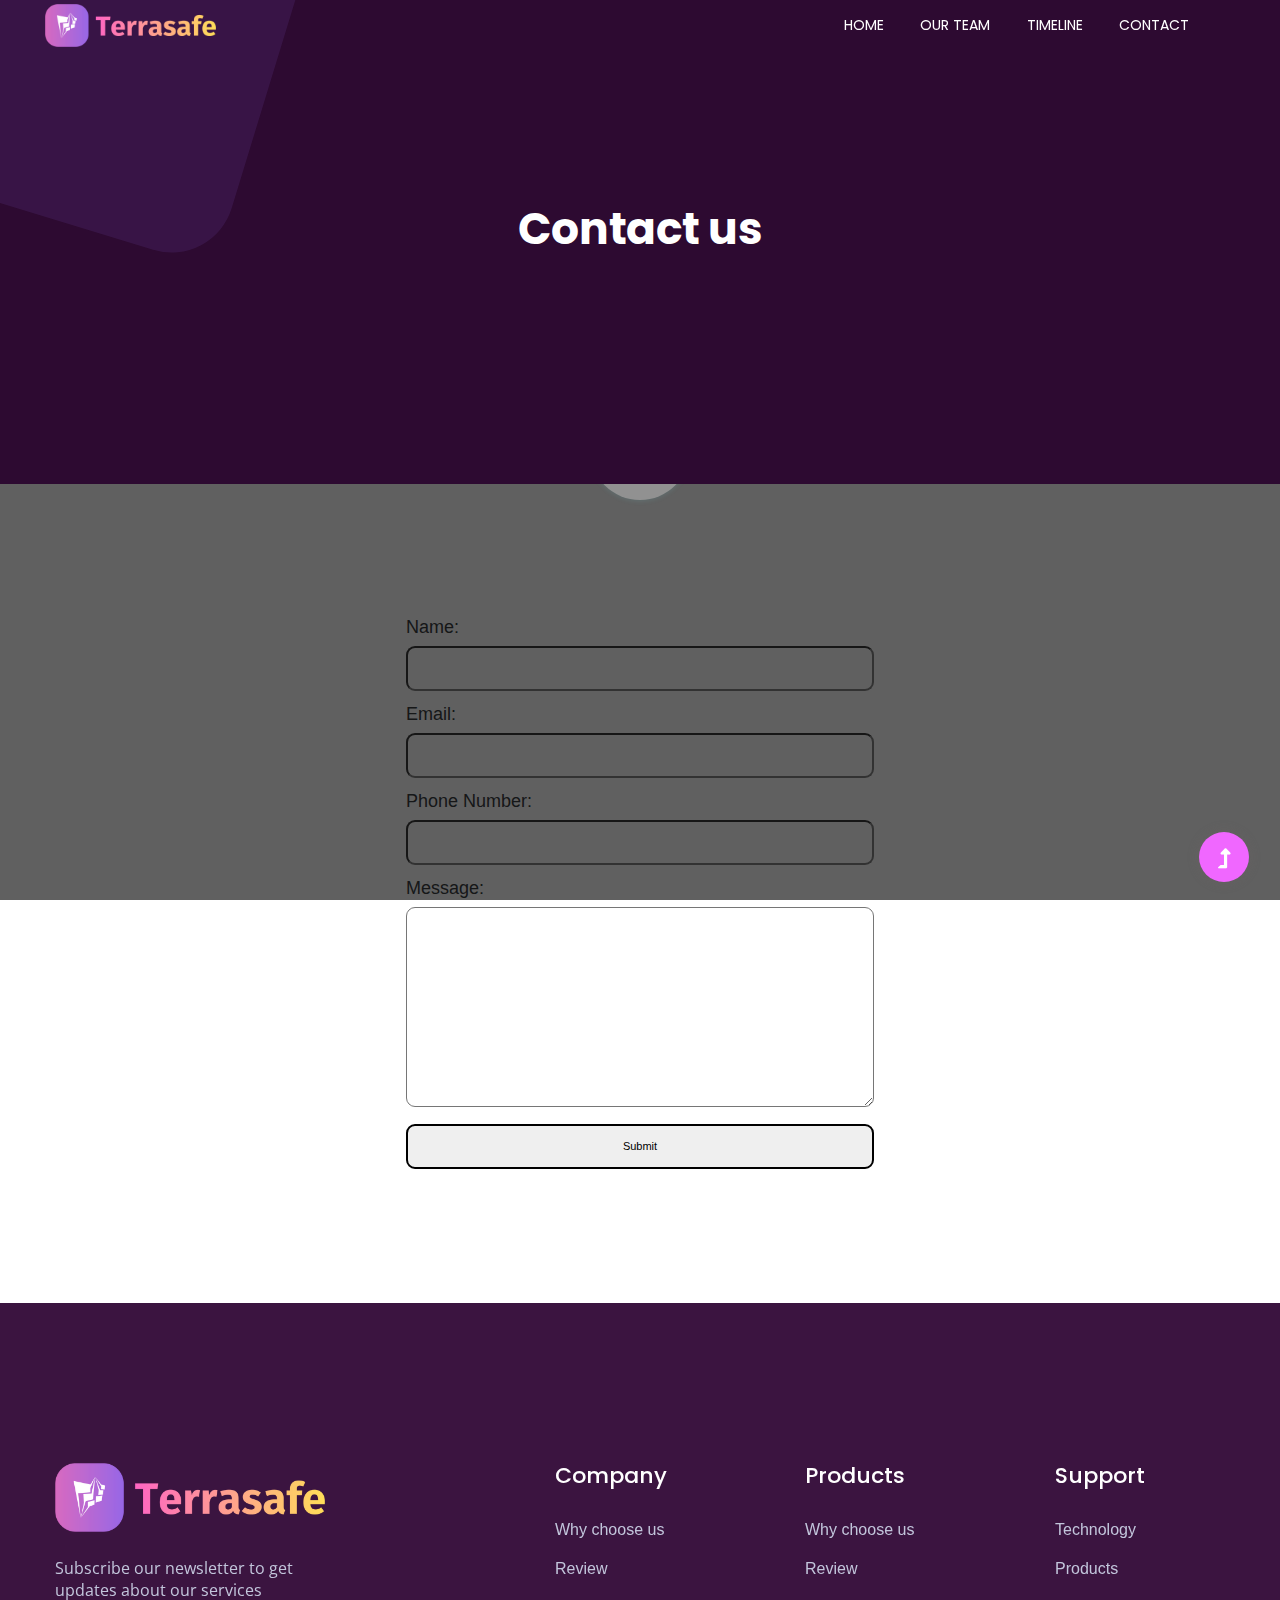
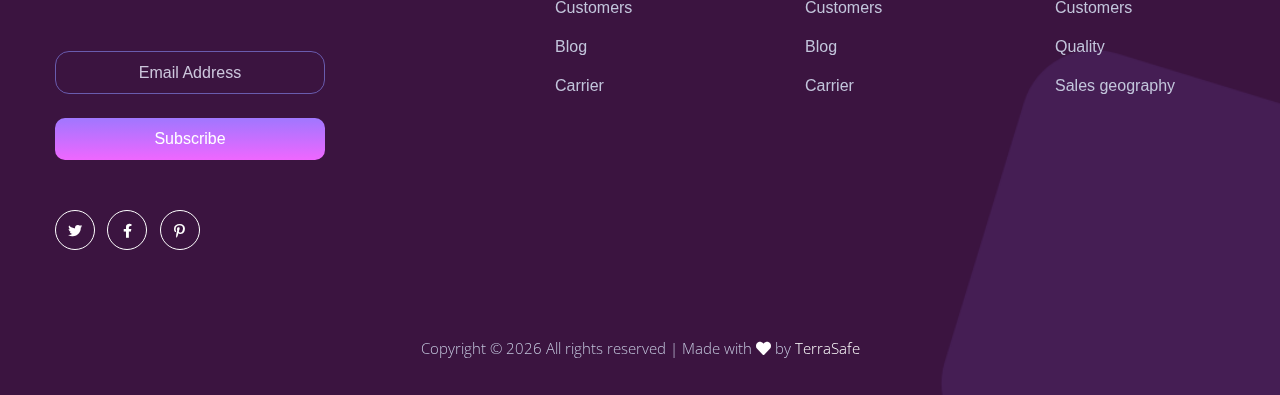
<file: contact.html>
<!doctype html>
<html class="no-js" lang="zxx">

<head>
    <meta charset="utf-8">
    <meta http-equiv="x-ua-compatible" content="ie=edge">
    <title> Contact US | TerraSafe</title>
    <meta name="description" content="">
    <meta name="viewport" content="width=device-width, initial-scale=1">
    <link rel="manifest" href="site.webmanifest">
    <link rel="shortcut icon" type="image/x-icon" href="assets/img/favicon.ico">

    <!-- CSS here -->
    <link rel="stylesheet" href="assets/css/bootstrap.min.css">
    <link rel="stylesheet" href="assets/css/owl.carousel.min.css">
    <link rel="stylesheet" href="assets/css/slicknav.css">
    <link rel="stylesheet" href="assets/css/flaticon.css">
    <link rel="stylesheet" href="assets/css/progressbar_barfiller.css">
    <link rel="stylesheet" href="assets/css/gijgo.css">
    <link rel="stylesheet" href="assets/css/animate.min.css">
    <link rel="stylesheet" href="assets/css/animated-headline.css">
    <link rel="stylesheet" href="assets/css/magnific-popup.css">
    <link rel="stylesheet" href="assets/css/fontawesome-all.min.css">
    <link rel="stylesheet" href="assets/css/themify-icons.css">
    <link rel="stylesheet" href="assets/css/slick.css">
    <link rel="stylesheet" href="assets/css/nice-select.css">
    <link rel="stylesheet" href="assets/css/style.css">
    <link rel="stylesheet" href="assets/css/team.css">
    <link rel="stylesheet" href="assets/css/contact.css">

</head>

<body>
    <!-- ? Preloader Start -->
    <div id="preloader-active">
        <div class="preloader d-flex align-items-center justify-content-center">
            <div class="preloader-inner position-relative">
                <div class="preloader-circle"></div>
                <div class="preloader-img pere-text">
                    <img src="assets/img/logo/loder.png" alt="">

                </div>

            </div>
        </div>

    </div>
    <!-- Preloader Start -->
    <header>
        <!-- Header Start -->
        <div class="header-area header-transparent">
            <div class="main-header ">
                <div class="header-bottom  header-sticky">
                    <div class="container-fluid">
                        <div class="row align-items-center">
                            <!-- Logo -->
                            <div class="col-xl-2 col-lg-2">
                                <div class="logo">
                                    <a href="index.html"><img style="width: 171px;" src="assets/img/logo/logo.png"
                                            alt=""></a>
                                </div>
                            </div>
                            <div class="col-xl-10 col-lg-10">
                                <div class="menu-wrapper d-flex align-items-center justify-content-end">
                                    <!-- Main-menu -->
                                    <div class="main-menu d-none d-lg-block">
                                        <nav>
                                            <ul id="navigation">
                                                <li><a href="index.html">Home</a></li>
                                                <li><a href="team.html">Our Team</a></li>
                                                <li><a href="timeline.html">Timeline</a></li>
                                                <li><a href="contact.html">Contact</a></li>
                                                <!-- Button -->
                                            </ul>
                                        </nav>
                                    </div>
                                </div>
                            </div>
                            <!-- Mobile Menu -->
                            <div class="col-12">
                                <div class="mobile_menu d-block d-lg-none"></div>
                            </div>
                        </div>
                    </div>
                </div>
            </div>
        </div>
        <!-- Header End -->
    </header>
    <main>
        <!-- Slider Area Start-->
        <div class="slider-area slider-bg ">
            <!-- Single Slider -->
            <div class="single-slider d-flex align-items-center slider-height3">
                <div class="container">
                    <div class="row align-items-center justify-content-center">
                        <div class="col-md-12 ">
                            <div class="hero__caption hero__caption3 text-center">
                                <h1 data-animation="fadeInLeft" data-delay=".6s ">Contact us</h1>
                            </div>
                        </div>
                    </div>
                </div>
            </div>
            <!-- Slider Shape -->
            <div class="slider-shape d-none d-lg-block">
                <img class="slider-shape1" src="assets/img/hero/top-left-shape.png" alt="">
            </div>
        </div>
        <!-- Slider Area End -->
        <!--?  Contact Area start  -->
        <section class="contact-section">
            <div class="container">
                <div id="contact-box">
                    <form
                        action="https://script.google.com/macros/s/AKfycbxbt4NzfAvXGj6tj-WoBrPDvkBmcd8KR7fU2t92BH4zR2Wfzw6gCBJK3QwZEJ8pMSr8bg/exec">
                        <div class="form-group">
                            <label for="name">Name: </label>
                            <input type="text" name="name" id="name" placeholder="">
                        </div>
                        <div class="form-group">
                            <label for="email">Email: </label>
                            <input type="email" name="email" id="email" placeholder="">
                        </div>
                        <div class="form-group">
                            <label for="phone">Phone Number: </label>
                            <input type="phone" name="phone" id="phone" placeholder="">
                        </div>
                        <div class="form-group">
                            <label for="message">Message: </label>
                            <textarea name="message" id="message" cols="30" rows="10"></textarea>
                        </div>
                        <div id="sub"><input type="submit"></div>
                    </form>
                </div>

    </main>
    <footer>
        <div class="footer-wrappr " data-background="assets/img/gallery/footer-bg.png">
            <div class="footer-area footer-padding ">
                <div class="container">
                    <div class="row d-flex justify-content-between">
                        <div class="col-xl-3 col-lg-4 col-md-6 col-sm-6">
                            <div class="single-footer-caption mb-50">
                                <!-- logo -->
                                <div class="footer-logo mb-25">
                                    <a href="index.html"><img src="assets/img/logo/logo2_footer.png" alt=""></a>
                                </div>
                                <div class="footer-tittle mb-50">
                                    <p>Subscribe our newsletter to get updates about our services</p>
                                </div>
                                <!-- Form -->
                                <div class="footer-form">
                                    <div id="mc_embed_signup">
                                        <form target="_blank"
                                            action="https://spondonit.us12.list-manage.com/subscribe/post?u=1462626880ade1ac87bd9c93a&amp;id=92a4423d01"
                                            method="get" class="subscribe_form relative mail_part" novalidate="true">
                                            <input type="email" name="EMAIL" id="newsletter-form-email"
                                                placeholder=" Email Address " class="placeholder hide-on-focus"
                                                onfocus="this.placeholder = ''"
                                                onblur="this.placeholder = 'Your email address'">
                                            <div class="form-icon">
                                                <button type="submit" name="submit" id="newsletter-submit"
                                                    class="email_icon newsletter-submit button-contactForm">
                                                    Subscribe
                                                </button>
                                            </div>
                                            <div class="mt-10 info"></div>
                                        </form>
                                    </div>
                                </div>
                                <!-- social -->
                                <div class="footer-social mt-50">
                                    <a href="#"><i class="fab fa-twitter"></i></a>
                                    <a href="https://bit.ly/sai4ull"><i class="fab fa-facebook-f"></i></a>
                                    <a href="#"><i class="fab fa-pinterest-p"></i></a>
                                </div>
                            </div>
                        </div>
                        <div class="col-xl-1 col-lg-1 col-md-1 col-sm-1"></div>
                        <div class="col-xl-2 col-lg-2 col-md-4 col-sm-5">
                            <div class="single-footer-caption mb-50">
                                <div class="footer-tittle">
                                    <h4>Company</h4>
                                    <ul>
                                        <li><a href="#">Why choose us</a></li>
                                        <li><a href="#"> Review</a></li>
                                        <li><a href="#">Customers</a></li>
                                        <li><a href="#">Blog</a></li>
                                        <li><a href="#">Carrier</a></li>
                                    </ul>
                                </div>
                            </div>
                        </div>
                        <div class="col-xl-2 col-lg-2 col-md-4 col-sm-5">
                            <div class="single-footer-caption mb-50">
                                <div class="footer-tittle">
                                    <h4>Products</h4>
                                    <ul>
                                        <li><a href="#">Why choose us</a></li>
                                        <li><a href="#"> Review</a></li>
                                        <li><a href="#">Customers</a></li>
                                        <li><a href="#">Blog</a></li>
                                        <li><a href="#">Carrier</a></li>
                                    </ul>
                                </div>
                            </div>
                        </div>
                        <div class="col-xl-2 col-lg-2 col-md-4 col-sm-5">
                            <div class="single-footer-caption mb-50">
                                <div class="footer-tittle">
                                    <h4>Support</h4>
                                    <ul>
                                        <li><a href="#">Technology</a></li>
                                        <li><a href="#"> Products</a></li>
                                        <li><a href="#">Customers</a></li>
                                        <li><a href="#">Quality</a></li>
                                        <li><a href="#">Sales geography</a></li>
                                    </ul>
                                </div>
                            </div>
                        </div>
                    </div>
                </div>
            </div>
            <!-- footer-bottom area -->
            <div class="footer-bottom-area">
                <div class="container">
                    <div class="footer-border">
                        <div class="row">
                            <div class="col-xl-12">
                                <div class="footer-copy-right text-center">
                                    <p><!-- Link back to Colorlib can't be removed. Template is licensed under CC BY 3.0. -->
                                        Copyright &copy;
                                        <script>document.write(new Date().getFullYear());</script> All rights reserved |
                                        Made with <i class="fa fa-heart" aria-hidden="true"></i> by <a
                                            href="https://colorlib.com" target="_blank">TerraSafe</a>
                                        <!-- Link back to Colorlib can't be removed. Template is licensed under CC BY 3.0. -->
                                    </p>

                                </div>
                            </div>
                        </div>
                    </div>
                </div>
            </div>
        </div>
    </footer>
    <!-- Scroll Up -->
    <div id="back-top">
        <a title="Go to Top" href="#"> <i class="fas fa-level-up-alt"></i></a>
    </div>

    <!-- JS here -->

    <script src="./assets/js/vendor/modernizr-3.5.0.min.js"></script>
    <!-- Jquery, Popper, Bootstrap -->
    <script src="./assets/js/vendor/jquery-1.12.4.min.js"></script>
    <script src="./assets/js/popper.min.js"></script>
    <script src="./assets/js/bootstrap.min.js"></script>
    <!-- Jquery Mobile Menu -->
    <script src="./assets/js/jquery.slicknav.min.js"></script>

    <!-- Jquery Slick , Owl-Carousel Plugins -->
    <script src="./assets/js/owl.carousel.min.js"></script>
    <script src="./assets/js/slick.min.js"></script>
    <!-- One Page, Animated-HeadLin -->
    <script src="./assets/js/wow.min.js"></script>
    <script src="./assets/js/animated.headline.js"></script>
    <script src="./assets/js/jquery.magnific-popup.js"></script>

    <!-- Date Picker -->
    <script src="./assets/js/gijgo.min.js"></script>
    <!-- Nice-select, sticky -->
    <script src="./assets/js/jquery.nice-select.min.js"></script>
    <script src="./assets/js/jquery.sticky.js"></script>

    <!-- counter , waypoint,Hover Direction -->
    <script src="./assets/js/jquery.counterup.min.js"></script>
    <script src="./assets/js/waypoints.min.js"></script>
    <script src="./assets/js/jquery.countdown.min.js"></script>
    <script src="./assets/js/hover-direction-snake.min.js"></script>

    <!-- contact js -->
    <script src="./assets/js/contact.js"></script>
    <script src="./assets/js/jquery.form.js"></script>
    <script src="./assets/js/jquery.validate.min.js"></script>
    <script src="./assets/js/mail-script.js"></script>
    <script src="./assets/js/jquery.ajaxchimp.min.js"></script>

    <!-- Jquery Plugins, main Jquery -->
    <script src="./assets/js/plugins.js"></script>
    <script src="./assets/js/main.js"></script>

</body>

</html>
</file>
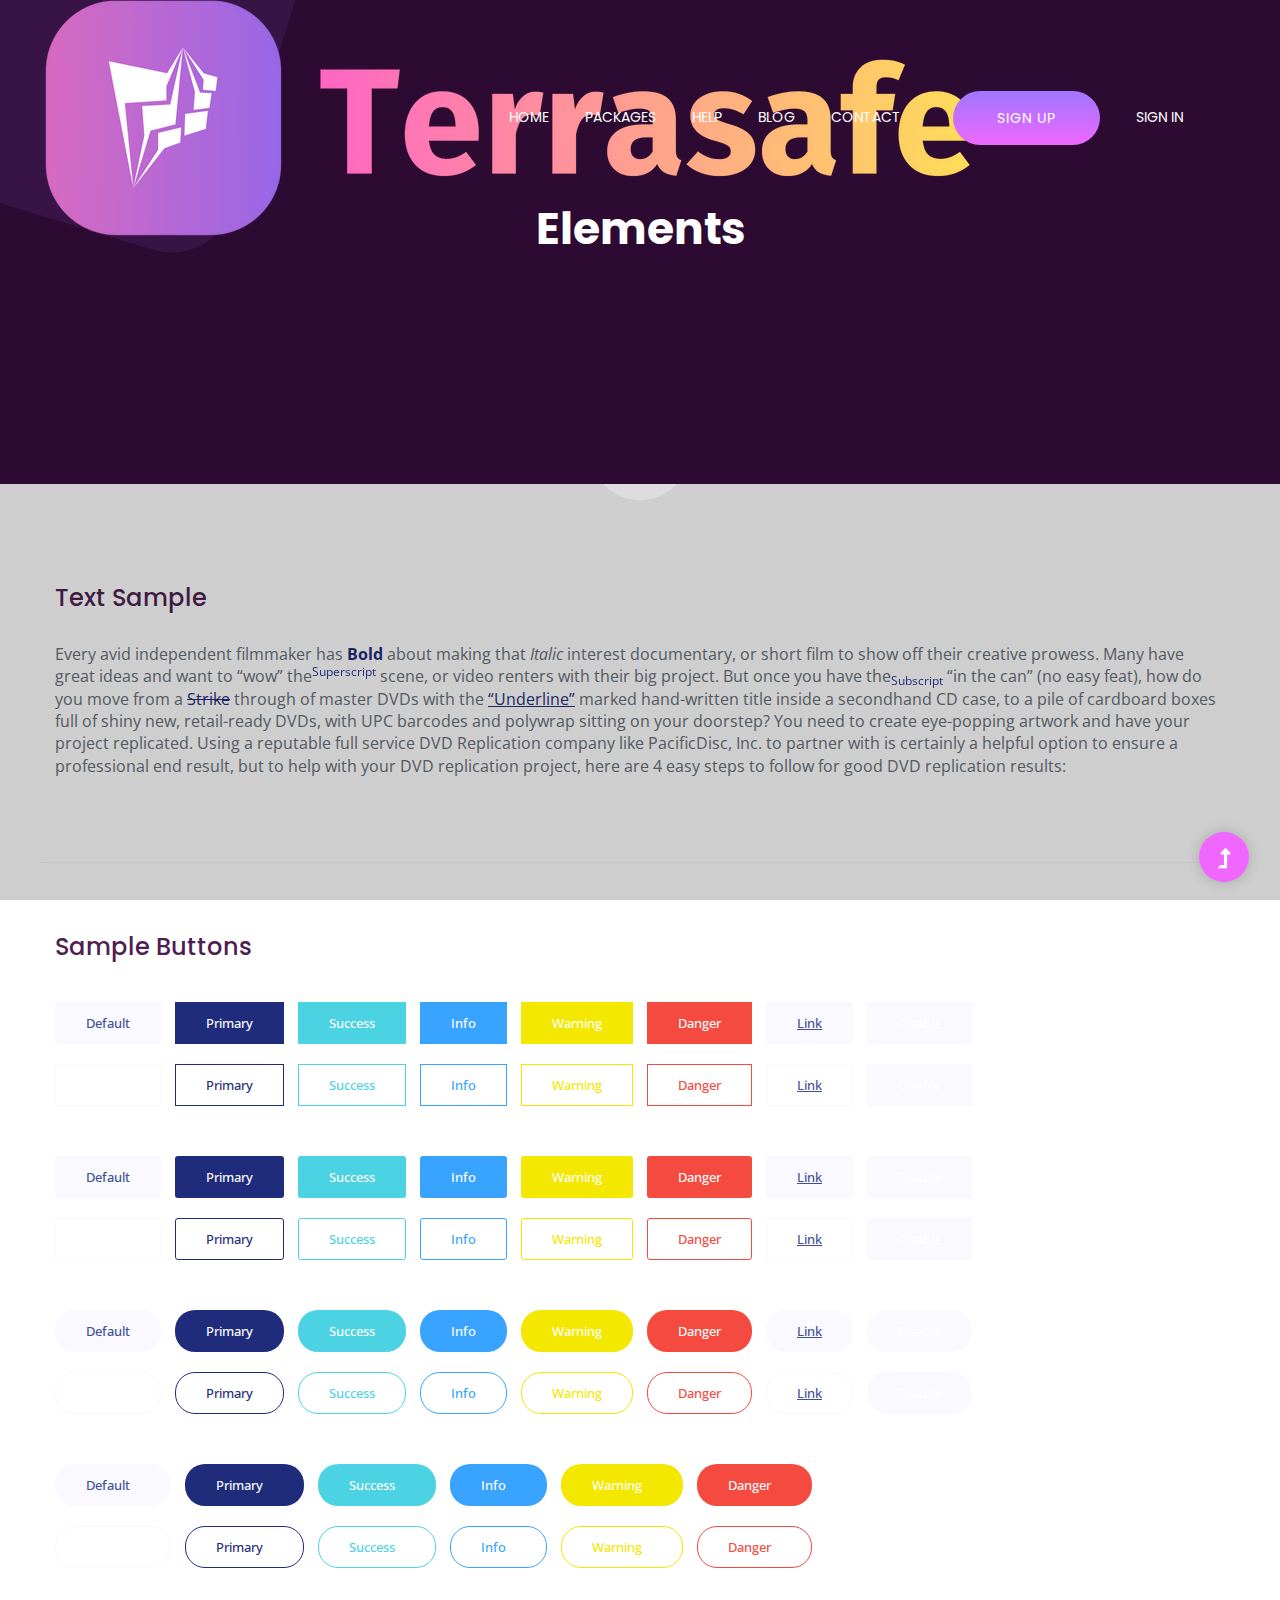
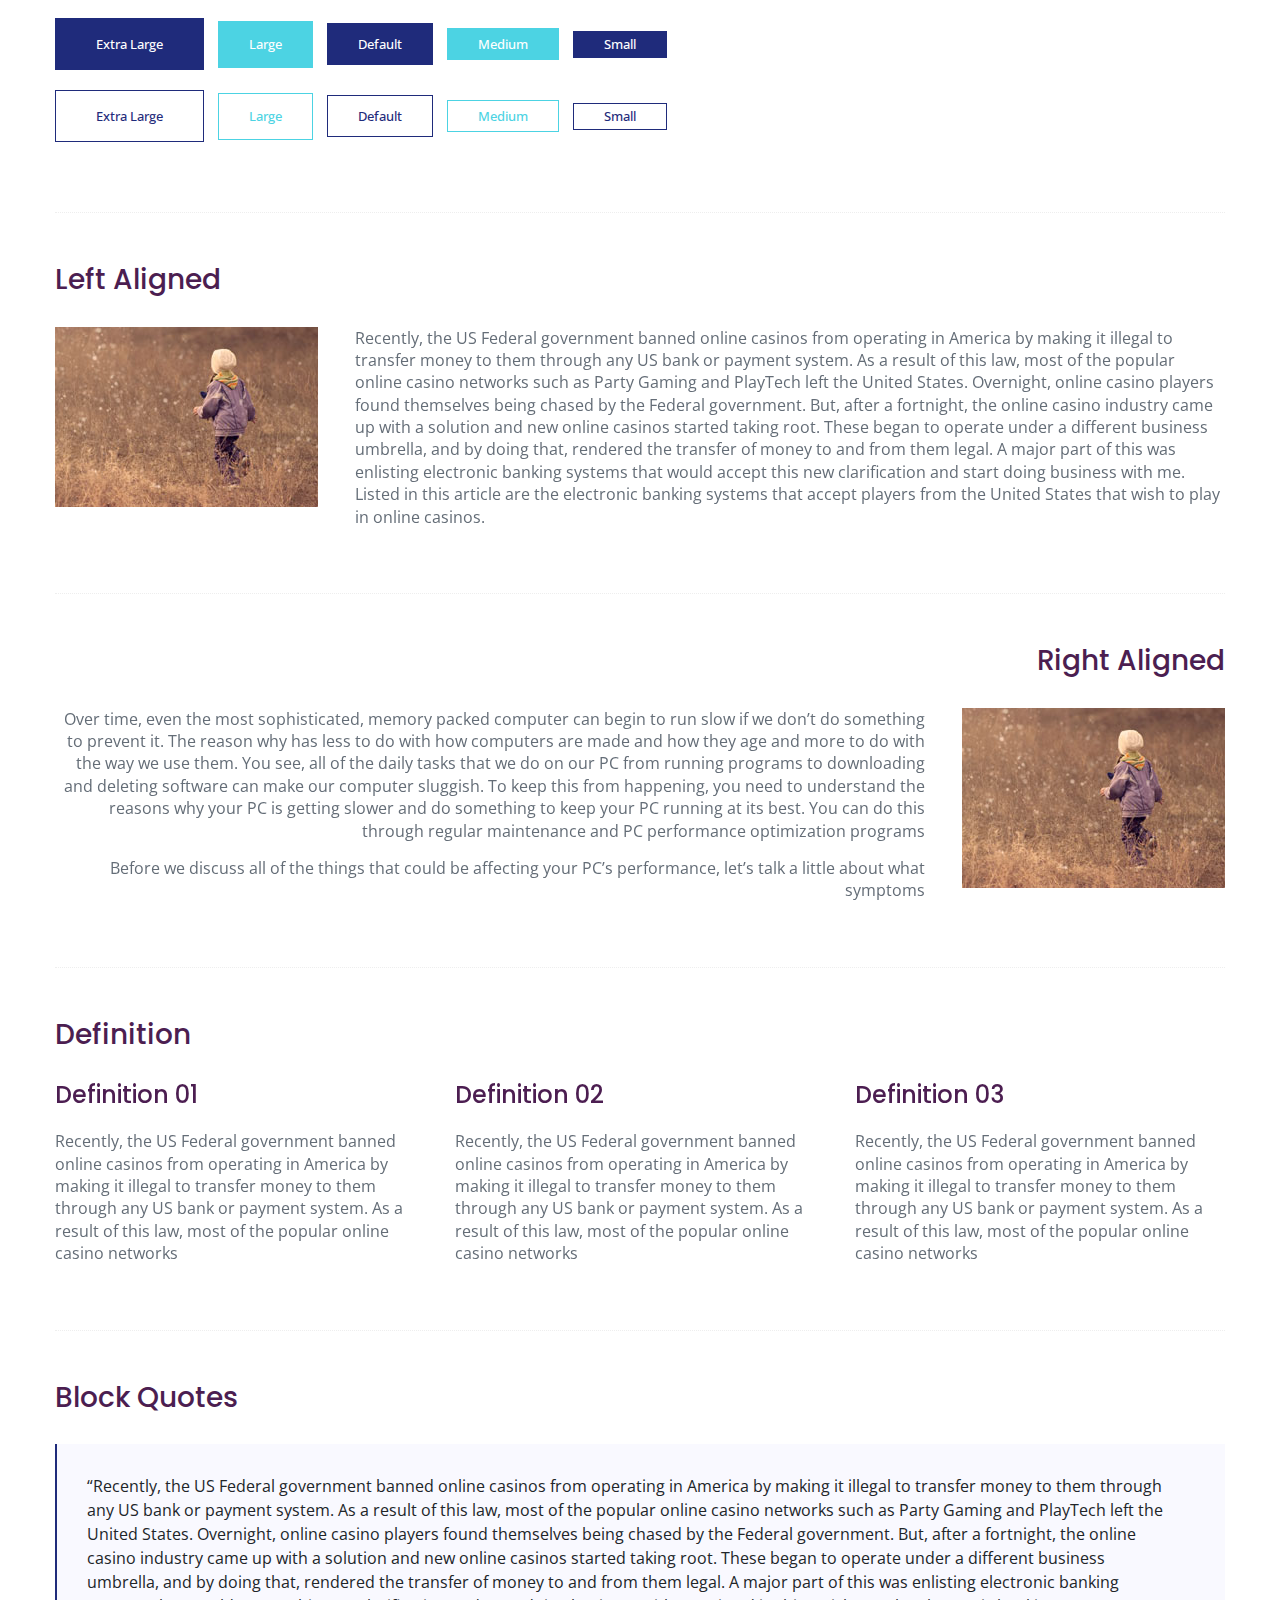
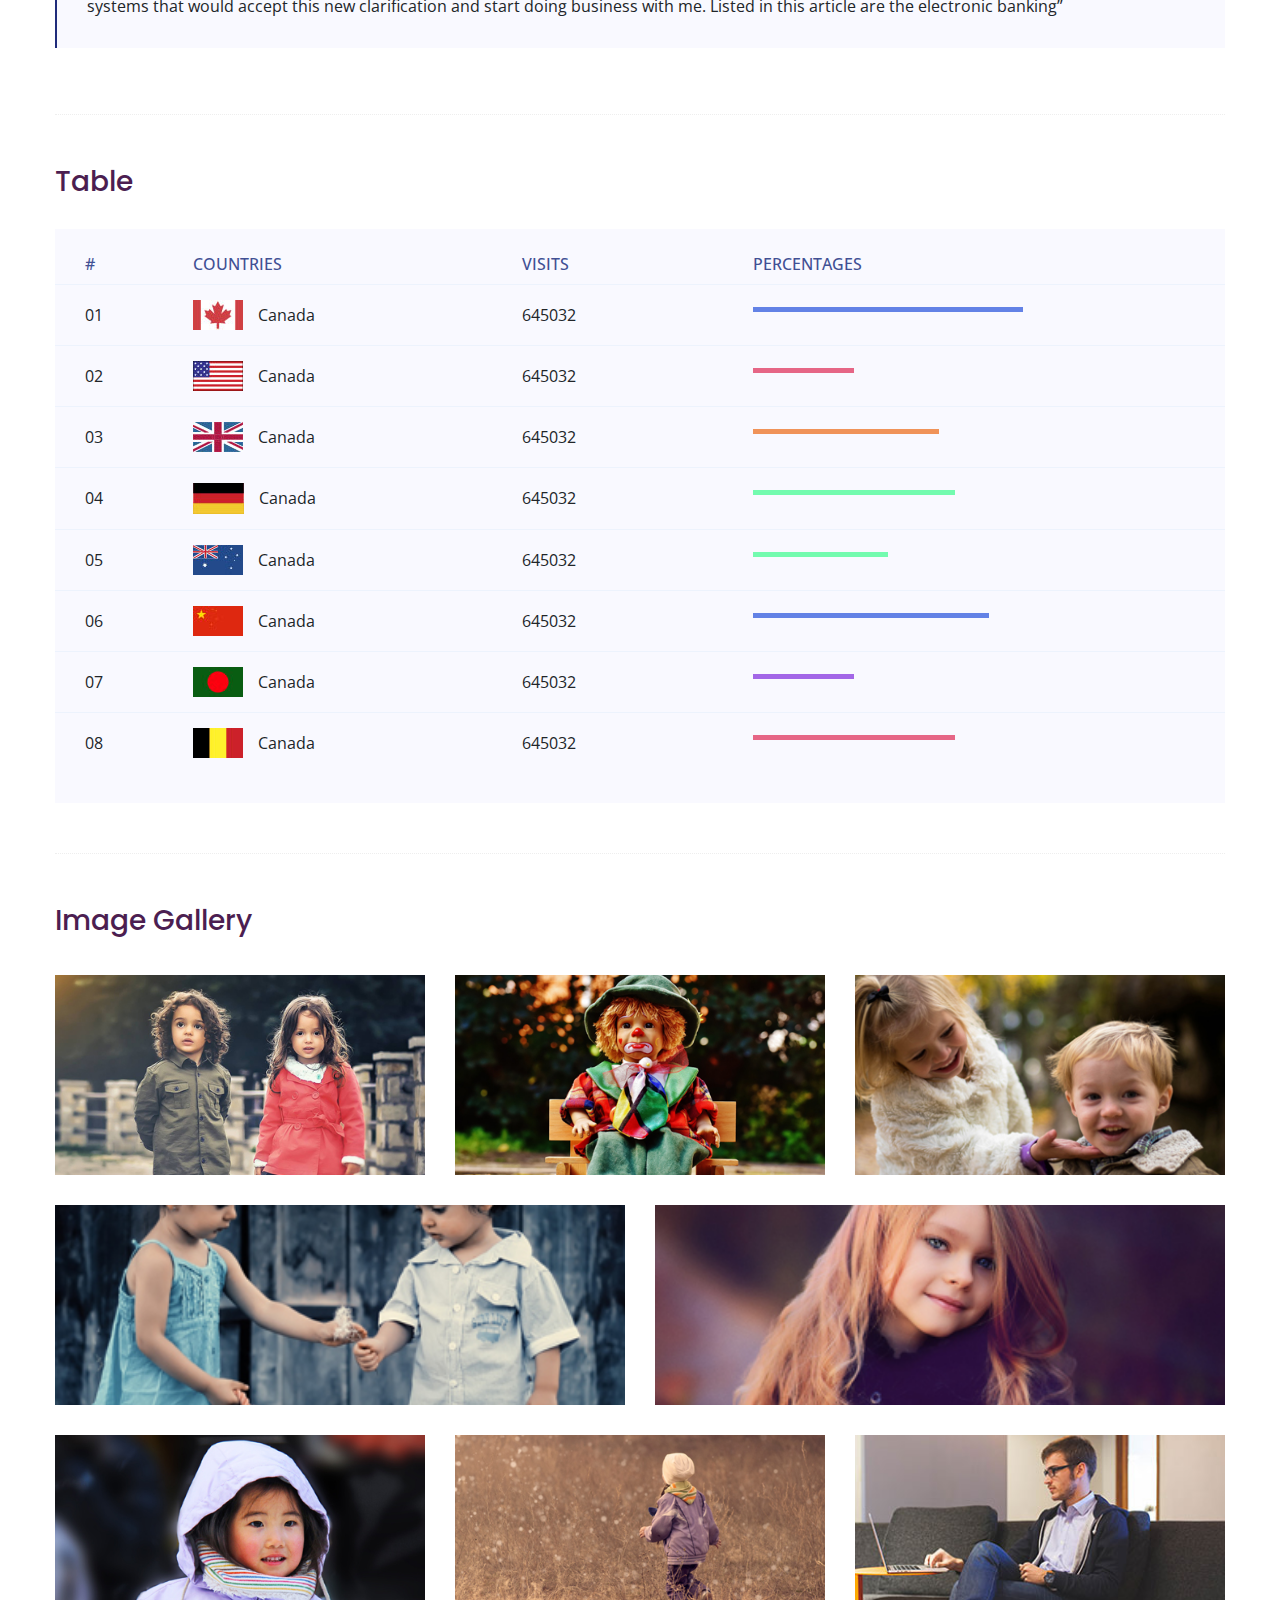
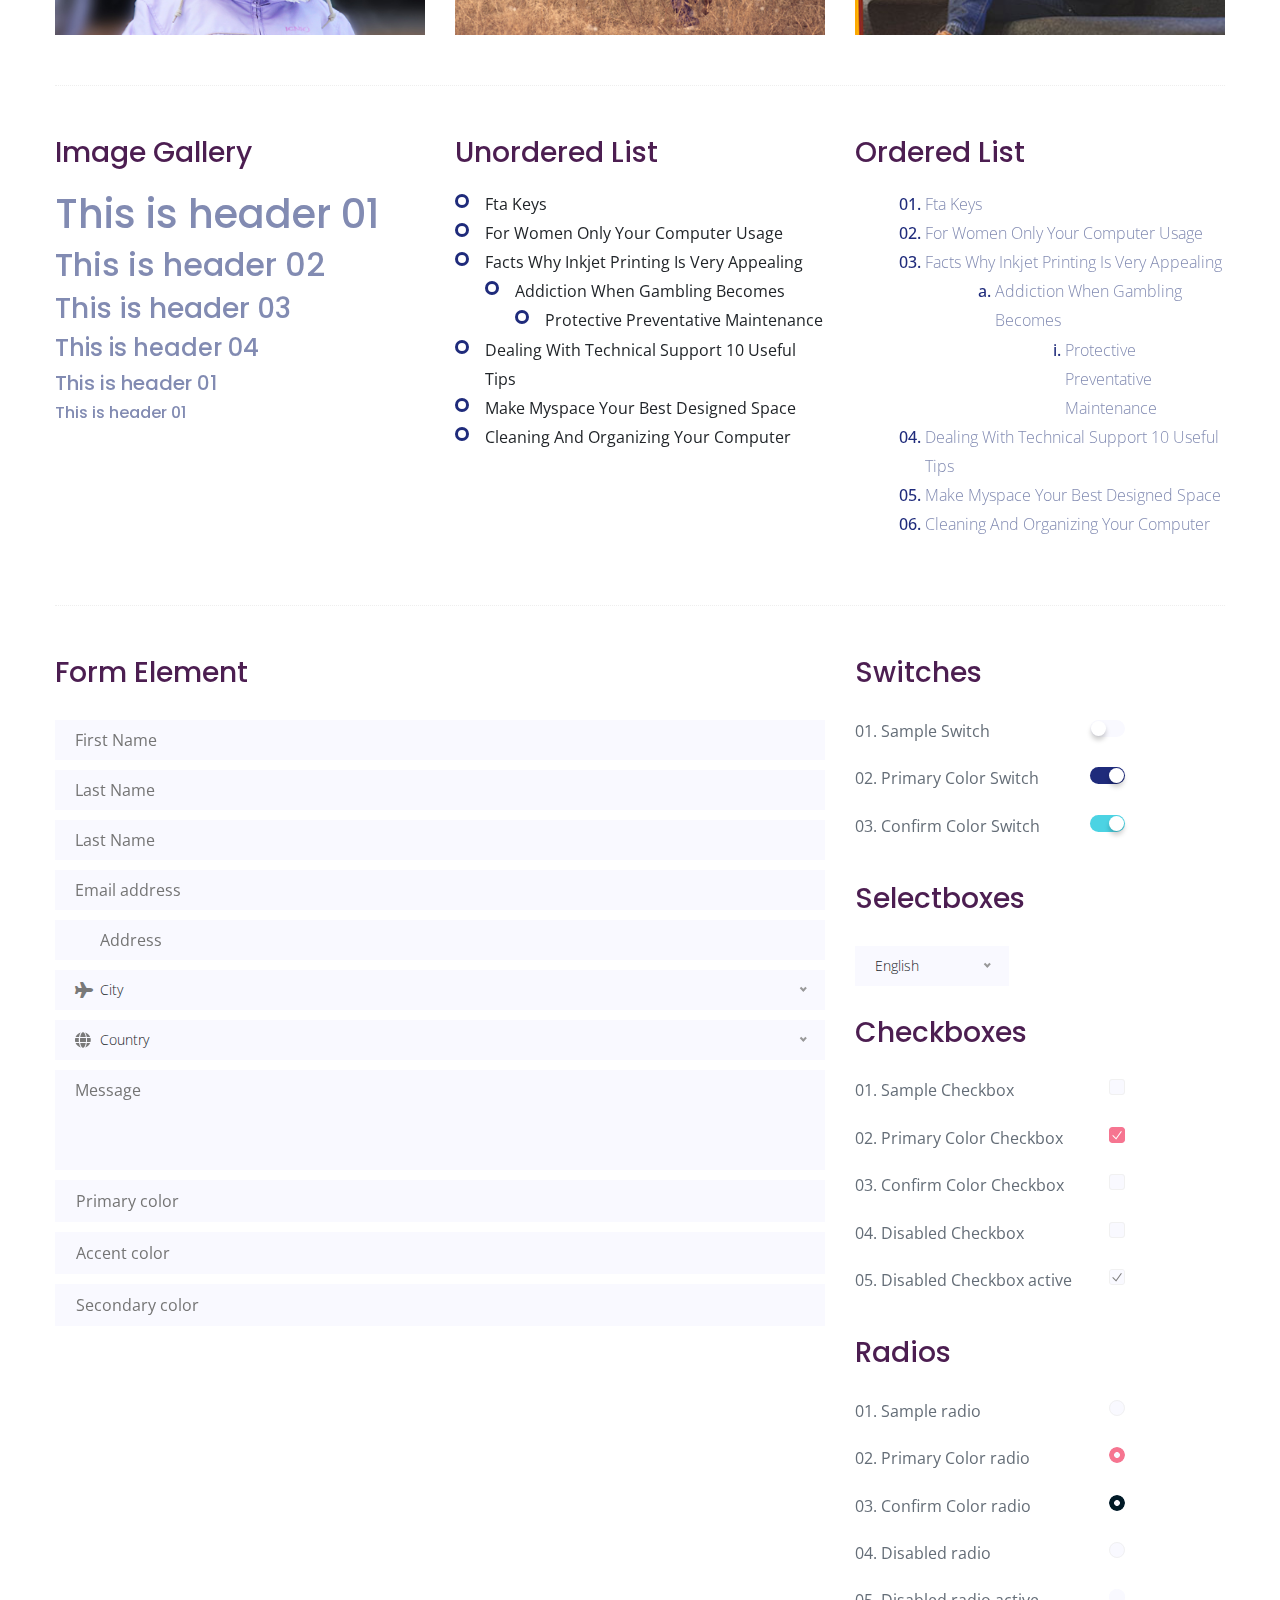
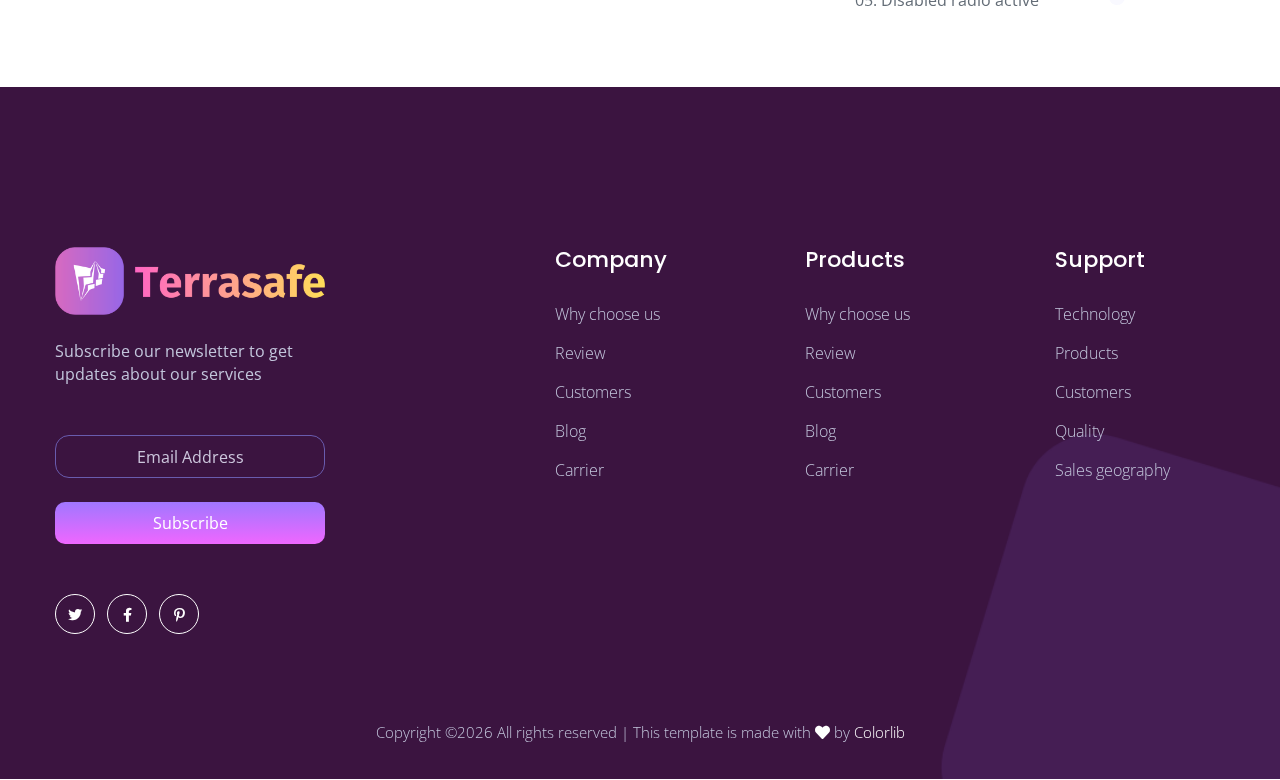
<file: elements.html>
<!doctype html>
<html class="no-js" lang="zxx">
<head>
	<meta charset="utf-8">
	<meta http-equiv="x-ua-compatible" content="ie=edge">
	<title> Hosting | Template</title>
	<meta name="description" content="">
	<meta name="viewport" content="width=device-width, initial-scale=1">
	<link rel="shortcut icon" type="image/x-icon" href="assets/img/favicon.ico">

	<!-- CSS here -->
	<link rel="stylesheet" href="assets/css/bootstrap.min.css">
	<link rel="stylesheet" href="assets/css/owl.carousel.min.css">
	<link rel="stylesheet" href="assets/css/slicknav.css">
	<link rel="stylesheet" href="assets/css/animate.min.css">
	<link rel="stylesheet" href="assets/css/hamburgers.min.css">
	<link rel="stylesheet" href="assets/css/magnific-popup.css">
	<link rel="stylesheet" href="assets/css/fontawesome-all.min.css">
	<link rel="stylesheet" href="assets/css/themify-icons.css">
	<link rel="stylesheet" href="assets/css/slick.css">
	<link rel="stylesheet" href="assets/css/nice-select.css">
	<link rel="stylesheet" href="assets/css/style.css">
</head>
<body>
	<!-- ? Preloader Start -->
	<div id="preloader-active">
		<div class="preloader d-flex align-items-center justify-content-center">
			<div class="preloader-inner position-relative">
				<div class="preloader-circle"></div>
				<div class="preloader-img pere-text">
					<img src="assets/img/logo/loder.png" alt="">
				</div>
			</div>
		</div>
	</div>
	<!-- Preloader Start -->
	<header>
		<!-- Header Start -->
		<div class="header-area header-transparent">
			<div class="main-header ">
				<div class="header-bottom  header-sticky">
					<div class="container-fluid">
						<div class="row align-items-center">
							<!-- Logo -->
							<div class="col-xl-2 col-lg-2">
								<div class="logo">
									<a href="index.html"><img src="assets/img/logo/logo.png" alt=""></a>
								</div>
							</div>
							<div class="col-xl-10 col-lg-10">
								<div class="menu-wrapper d-flex align-items-center justify-content-end">
									<!-- Main-menu -->
									<div class="main-menu d-none d-lg-block">
										<nav>
											<ul id="navigation">                                                                                          
												<li><a href="index.html">Home</a></li>
												<li><a href="packages.html">Packages</a></li>
												<li><a href="help.html">Help</a></li>
												<li><a href="#">Blog</a>
													<ul class="submenu">
														<li><a href="blog.html">Blog</a></li>
														<li><a href="blog_details.html">Blog Details</a></li>
														<li><a href="elements.html">Element</a></li>
													</ul>
												</li>
												<li><a href="contact.html">Contact</a></li>
												<!-- Button -->
												<li class="button-header margin-left "><a href="register.html" class="btn">Sign Up</a></li>
												<li class="button-header"><a href="login.html" class="btn3">Sign In</a></li>
											</ul>
										</nav>
									</div>
								</div>
							</div> 
							<!-- Mobile Menu -->
							<div class="col-12">
								<div class="mobile_menu d-block d-lg-none"></div>
							</div>
						</div>
					</div>
				</div>
			</div>
		</div>
		<!-- Header End -->
	</header>
	<main>
		<!-- Slider Area Start-->
		<div class="slider-area slider-bg ">
			<!-- Single Slider -->
			<div class="single-slider d-flex align-items-center slider-height3">
				<div class="container">
					<div class="row align-items-center justify-content-center">
						<div class="col-xl-8 col-lg-9 col-md-12 ">
							<div class="hero__caption hero__caption3 text-center">
								<h1 data-animation="fadeInLeft" data-delay=".6s ">Elements</h1>
							</div>
						</div>
					</div>
				</div>
			</div>    
			<!-- Slider Shape -->
			<div class="slider-shape d-none d-lg-block">
				<img class="slider-shape1" src="assets/img/hero/top-left-shape.png" alt="">
			</div>
		</div>
		<!-- Slider Area End -->
		<!--? Start Sample Area -->
		<section class="sample-text-area">
			<div class="container box_1170">
				<h3 class="text-heading">Text Sample</h3>
				<p class="sample-text">
					Every avid independent filmmaker has <b>Bold</b> about making that <i>Italic</i> interest documentary,
					or short
					film to show off their creative prowess. Many have great ideas and want to “wow”
					the<sup>Superscript</sup> scene,
					or video renters with their big project. But once you have the<sub>Subscript</sub> “in the can” (no easy
					feat), how
					do you move from a <del>Strike</del> through of master DVDs with the <u>“Underline”</u> marked
					hand-written title
					inside a secondhand CD case, to a pile of cardboard boxes full of shiny new, retail-ready DVDs, with UPC
					barcodes
					and polywrap sitting on your doorstep? You need to create eye-popping artwork and have your project
					replicated.
					Using a reputable full service DVD Replication company like PacificDisc, Inc. to partner with is
					certainly a
					helpful option to ensure a professional end result, but to help with your DVD replication project, here
					are 4 easy
					steps to follow for good DVD replication results:
					
				</p>
			</div>
		</section>
		<!-- End Sample Area -->
		<!--? Start Button -->
		<section class="button-area">
			<div class="container box_1170 border-top-generic">
				<h3 class="text-heading">Sample Buttons</h3>
				<div class="button-group-area">
					<a href="#" class="genric-btn default">Default</a>
					<a href="#" class="genric-btn primary">Primary</a>
					<a href="#" class="genric-btn success">Success</a>
					<a href="#" class="genric-btn info">Info</a>
					<a href="#" class="genric-btn warning">Warning</a>
					<a href="#" class="genric-btn danger">Danger</a>
					<a href="#" class="genric-btn link">Link</a>
					<a href="#" class="genric-btn disable">Disable</a>
				</div>
				<div class="button-group-area mt-10">
					<a href="#" class="genric-btn default-border">Default</a>
					<a href="#" class="genric-btn primary-border">Primary</a>
					<a href="#" class="genric-btn success-border">Success</a>
					<a href="#" class="genric-btn info-border">Info</a>
					<a href="#" class="genric-btn warning-border">Warning</a>
					<a href="#" class="genric-btn danger-border">Danger</a>
					<a href="#" class="genric-btn link-border">Link</a>
					<a href="#" class="genric-btn disable">Disable</a>
				</div>
				<div class="button-group-area mt-40">
					<a href="#" class="genric-btn default radius">Default</a>
					<a href="#" class="genric-btn primary radius">Primary</a>
					<a href="#" class="genric-btn success radius">Success</a>
					<a href="#" class="genric-btn info radius">Info</a>
					<a href="#" class="genric-btn warning radius">Warning</a>
					<a href="#" class="genric-btn danger radius">Danger</a>
					<a href="#" class="genric-btn link radius">Link</a>
					<a href="#" class="genric-btn disable radius">Disable</a>
				</div>
				<div class="button-group-area mt-10">
					<a href="#" class="genric-btn default-border radius">Default</a>
					<a href="#" class="genric-btn primary-border radius">Primary</a>
					<a href="#" class="genric-btn success-border radius">Success</a>
					<a href="#" class="genric-btn info-border radius">Info</a>
					<a href="#" class="genric-btn warning-border radius">Warning</a>
					<a href="#" class="genric-btn danger-border radius">Danger</a>
					<a href="#" class="genric-btn link-border radius">Link</a>
					<a href="#" class="genric-btn disable radius">Disable</a>
				</div>
				<div class="button-group-area mt-40">
					<a href="#" class="genric-btn default circle">Default</a>
					<a href="#" class="genric-btn primary circle">Primary</a>
					<a href="#" class="genric-btn success circle">Success</a>
					<a href="#" class="genric-btn info circle">Info</a>
					<a href="#" class="genric-btn warning circle">Warning</a>
					<a href="#" class="genric-btn danger circle">Danger</a>
					<a href="#" class="genric-btn link circle">Link</a>
					<a href="#" class="genric-btn disable circle">Disable</a>
				</div>
				<div class="button-group-area mt-10">
					<a href="#" class="genric-btn default-border circle">Default</a>
					<a href="#" class="genric-btn primary-border circle">Primary</a>
					<a href="#" class="genric-btn success-border circle">Success</a>
					<a href="#" class="genric-btn info-border circle">Info</a>
					<a href="#" class="genric-btn warning-border circle">Warning</a>
					<a href="#" class="genric-btn danger-border circle">Danger</a>
					<a href="#" class="genric-btn link-border circle">Link</a>
					<a href="#" class="genric-btn disable circle">Disable</a>
				</div>
				<div class="button-group-area mt-40">
					<a href="#" class="genric-btn default circle arrow">Default<span class="lnr lnr-arrow-right"></span></a>
					<a href="#" class="genric-btn primary circle arrow">Primary<span class="lnr lnr-arrow-right"></span></a>
					<a href="#" class="genric-btn success circle arrow">Success<span class="lnr lnr-arrow-right"></span></a>
					<a href="#" class="genric-btn info circle arrow">Info<span class="lnr lnr-arrow-right"></span></a>
					<a href="#" class="genric-btn warning circle arrow">Warning<span class="lnr lnr-arrow-right"></span></a>
					<a href="#" class="genric-btn danger circle arrow">Danger<span class="lnr lnr-arrow-right"></span></a>
				</div>
				<div class="button-group-area mt-10">
					<a href="#" class="genric-btn default-border circle arrow">Default<span
						class="lnr lnr-arrow-right"></span></a>
						<a href="#" class="genric-btn primary-border circle arrow">Primary<span
							class="lnr lnr-arrow-right"></span></a>
							<a href="#" class="genric-btn success-border circle arrow">Success<span
								class="lnr lnr-arrow-right"></span></a>
								<a href="#" class="genric-btn info-border circle arrow">Info<span
									class="lnr lnr-arrow-right"></span></a>
									<a href="#" class="genric-btn warning-border circle arrow">Warning<span
										class="lnr lnr-arrow-right"></span></a>
										<a href="#" class="genric-btn danger-border circle arrow">Danger<span
											class="lnr lnr-arrow-right"></span></a>
										</div>
										<div class="button-group-area mt-40">
											<a href="#" class="genric-btn primary e-large">Extra Large</a>
											<a href="#" class="genric-btn success large">Large</a>
											<a href="#" class="genric-btn primary">Default</a>
											<a href="#" class="genric-btn success medium">Medium</a>
											<a href="#" class="genric-btn primary small">Small</a>
										</div>
										<div class="button-group-area mt-10">
											<a href="#" class="genric-btn primary-border e-large">Extra Large</a>
											<a href="#" class="genric-btn success-border large">Large</a>
											<a href="#" class="genric-btn primary-border">Default</a>
											<a href="#" class="genric-btn success-border medium">Medium</a>
											<a href="#" class="genric-btn primary-border small">Small</a>
										</div>
									</div>
								</section>
								<!-- End Button -->
								<!--? Start Align Area -->
								<div class="whole-wrap">
									<div class="container box_1170">
										<div class="section-top-border">
											<h3 class="mb-30">Left Aligned</h3>
											<div class="row">
												<div class="col-md-3">
													<img src="assets/img/elements/d.jpg" alt="" class="img-fluid">
												</div>
												<div class="col-md-9 mt-sm-20">
													<p>Recently, the US Federal government banned online casinos from operating in America by making
														it illegal to
														transfer money to them through any US bank or payment system. As a result of this law, most
														of the popular
														online casino networks such as Party Gaming and PlayTech left the United States. Overnight,
														online casino
														players found themselves being chased by the Federal government. But, after a fortnight, the
														online casino
														industry came up with a solution and new online casinos started taking root. These began to
														operate under a
														different business umbrella, and by doing that, rendered the transfer of money to and from
														them legal. A major
														part of this was enlisting electronic banking systems that would accept this new
														clarification and start doing
														business with me. Listed in this article are the electronic banking systems that accept
														players from the United
													States that wish to play in online casinos.</p>
												</div>
											</div>
										</div>
										<div class="section-top-border text-right">
											<h3 class="mb-30">Right Aligned</h3>
											<div class="row">
												<div class="col-md-9">
													<p class="text-right">Over time, even the most sophisticated, memory packed computer can begin
														to run slow if we
														don’t do something to prevent it. The reason why has less to do with how computers are made
														and how they age and
														more to do with the way we use them. You see, all of the daily tasks that we do on our PC
														from running programs
														to downloading and deleting software can make our computer sluggish. To keep this from
														happening, you need to
														understand the reasons why your PC is getting slower and do something to keep your PC
														running at its best. You
													can do this through regular maintenance and PC performance optimization programs</p>
													<p class="text-right">Before we discuss all of the things that could be affecting your PC’s
														performance, let’s
													talk a little about what symptoms</p>
												</div>
												<div class="col-md-3">
													<img src="assets/img/elements/d.jpg" alt="" class="img-fluid">
												</div>
											</div>
										</div>
										<div class="section-top-border">
											<h3 class="mb-30">Definition</h3>
											<div class="row">
												<div class="col-md-4">
													<div class="single-defination">
														<h4 class="mb-20">Definition 01</h4>
														<p>Recently, the US Federal government banned online casinos from operating in America by
															making it illegal to
															transfer money to them through any US bank or payment system. As a result of this law,
															most of the popular
														online casino networks</p>
													</div>
												</div>
												<div class="col-md-4">
													<div class="single-defination">
														<h4 class="mb-20">Definition 02</h4>
														<p>Recently, the US Federal government banned online casinos from operating in America by
															making it illegal to
															transfer money to them through any US bank or payment system. As a result of this law,
															most of the popular
														online casino networks</p>
													</div>
												</div>
												<div class="col-md-4">
													<div class="single-defination">
														<h4 class="mb-20">Definition 03</h4>
														<p>Recently, the US Federal government banned online casinos from operating in America by
															making it illegal to
															transfer money to them through any US bank or payment system. As a result of this law,
															most of the popular
														online casino networks</p>
													</div>
												</div>
											</div>
										</div>
										<div class="section-top-border">
											<h3 class="mb-30">Block Quotes</h3>
											<div class="row">
												<div class="col-lg-12">
													<blockquote class="generic-blockquote">
														“Recently, the US Federal government banned online casinos from operating in America by
														making it illegal to
														transfer money to them through any US bank or payment system. As a result of this law, most
														of the popular
														online casino networks such as Party Gaming and PlayTech left the United States. Overnight,
														online casino
														players found themselves being chased by the Federal government. But, after a fortnight, the
														online casino
														industry came up with a solution and new online casinos started taking root. These began to
														operate under a
														different business umbrella, and by doing that, rendered the transfer of money to and from
														them legal. A major
														part of this was enlisting electronic banking systems that would accept this new
														clarification and start doing
														business with me. Listed in this article are the electronic banking”
													</blockquote>
												</div>
											</div>
										</div>
										<div class="section-top-border">
											<h3 class="mb-30">Table</h3>
											<div class="progress-table-wrap">
												<div class="progress-table">
													<div class="table-head">
														<div class="serial">#</div>
														<div class="country">Countries</div>
														<div class="visit">Visits</div>
														<div class="percentage">Percentages</div>
													</div>
													<div class="table-row">
														<div class="serial">01</div>
														<div class="country"> <img src="assets/img/elements/f1.jpg" alt="flag">Canada</div>
														<div class="visit">645032</div>
														<div class="percentage">
															<div class="progress">
																<div class="progress-bar color-1" role="progressbar" style="width: 80%"
																aria-valuenow="80" aria-valuemin="0" aria-valuemax="100"></div>
															</div>
														</div>
													</div>
													<div class="table-row">
														<div class="serial">02</div>
														<div class="country"> <img src="assets/img/elements/f2.jpg" alt="flag">Canada</div>
														<div class="visit">645032</div>
														<div class="percentage">
															<div class="progress">
																<div class="progress-bar color-2" role="progressbar" style="width: 30%"
																aria-valuenow="30" aria-valuemin="0" aria-valuemax="100"></div>
															</div>
														</div>
													</div>
													<div class="table-row">
														<div class="serial">03</div>
														<div class="country"> <img src="assets/img/elements/f3.jpg" alt="flag">Canada</div>
														<div class="visit">645032</div>
														<div class="percentage">
															<div class="progress">
																<div class="progress-bar color-3" role="progressbar" style="width: 55%"
																aria-valuenow="55" aria-valuemin="0" aria-valuemax="100"></div>
															</div>
														</div>
													</div>
													<div class="table-row">
														<div class="serial">04</div>
														<div class="country"> <img src="assets/img/elements/f4.jpg" alt="flag">Canada</div>
														<div class="visit">645032</div>
														<div class="percentage">
															<div class="progress">
																<div class="progress-bar color-4" role="progressbar" style="width: 60%"
																aria-valuenow="60" aria-valuemin="0" aria-valuemax="100"></div>
															</div>
														</div>
													</div>
													<div class="table-row">
														<div class="serial">05</div>
														<div class="country"> <img src="assets/img/elements/f5.jpg" alt="flag">Canada</div>
														<div class="visit">645032</div>
														<div class="percentage">
															<div class="progress">
																<div class="progress-bar color-5" role="progressbar" style="width: 40%"
																aria-valuenow="40" aria-valuemin="0" aria-valuemax="100"></div>
															</div>
														</div>
													</div>
													<div class="table-row">
														<div class="serial">06</div>
														<div class="country"> <img src="assets/img/elements/f6.jpg" alt="flag">Canada</div>
														<div class="visit">645032</div>
														<div class="percentage">
															<div class="progress">
																<div class="progress-bar color-6" role="progressbar" style="width: 70%"
																aria-valuenow="70" aria-valuemin="0" aria-valuemax="100"></div>
															</div>
														</div>
													</div>
													<div class="table-row">
														<div class="serial">07</div>
														<div class="country"> <img src="assets/img/elements/f7.jpg" alt="flag">Canada</div>
														<div class="visit">645032</div>
														<div class="percentage">
															<div class="progress">
																<div class="progress-bar color-7" role="progressbar" style="width: 30%"
																aria-valuenow="30" aria-valuemin="0" aria-valuemax="100"></div>
															</div>
														</div>
													</div>
													<div class="table-row">
														<div class="serial">08</div>
														<div class="country"> <img src="assets/img/elements/f8.jpg" alt="flag">Canada</div>
														<div class="visit">645032</div>
														<div class="percentage">
															<div class="progress">
																<div class="progress-bar color-8" role="progressbar" style="width: 60%"
																aria-valuenow="60" aria-valuemin="0" aria-valuemax="100"></div>
															</div>
														</div>
													</div>
												</div>
											</div>
										</div>
										<div class="section-top-border">
											<h3>Image Gallery</h3>
											<div class="row gallery-item">
												<div class="col-md-4">
													<a href="assets/img/elements/g1.jpg" class="img-pop-up">
														<div class="single-gallery-image" style="background: url(assets/img/elements/g1.jpg);"></div>
													</a>
												</div>
												<div class="col-md-4">
													<a href="assets/img/elements/g2.jpg" class="img-pop-up">
														<div class="single-gallery-image" style="background: url(assets/img/elements/g2.jpg);"></div>
													</a>
												</div>
												<div class="col-md-4">
													<a href="assets/img/elements/g3.jpg" class="img-pop-up">
														<div class="single-gallery-image" style="background: url(assets/img/elements/g3.jpg);"></div>
													</a>
												</div>
												<div class="col-md-6">
													<a href="assets/img/elements/g4.jpg" class="img-pop-up">
														<div class="single-gallery-image" style="background: url(assets/img/elements/g4.jpg);"></div>
													</a>
												</div>
												<div class="col-md-6">
													<a href="assets/img/elements/g5.jpg" class="img-pop-up">
														<div class="single-gallery-image" style="background: url(assets/img/elements/g5.jpg);"></div>
													</a>
												</div>
												<div class="col-md-4">
													<a href="assets/img/elements/g6.jpg" class="img-pop-up">
														<div class="single-gallery-image" style="background: url(assets/img/elements/g6.jpg);"></div>
													</a>
												</div>
												<div class="col-md-4">
													<a href="assets/img/elements/g7.jpg" class="img-pop-up">
														<div class="single-gallery-image" style="background: url(assets/img/elements/g7.jpg);"></div>
													</a>
												</div>
												<div class="col-md-4">
													<a href="assets/img/elements/g8.jpg" class="img-pop-up">
														<div class="single-gallery-image" style="background: url(assets/img/elements/g8.jpg);"></div>
													</a>
												</div>
											</div>
										</div>
										<div class="section-top-border">
											<div class="row">
												<div class="col-md-4">
													<h3 class="mb-20">Image Gallery</h3>
													<div class="typography">
														<h1>This is header 01</h1>
														<h2>This is header 02</h2>
														<h3>This is header 03</h3>
														<h4>This is header 04</h4>
														<h5>This is header 01</h5>
														<h6>This is header 01</h6>
													</div>
												</div>
												<div class="col-md-4 mt-sm-30">
													<h3 class="mb-20">Unordered List</h3>
													<div class="">
														<ul class="unordered-list">
															<li>Fta Keys</li>
															<li>For Women Only Your Computer Usage</li>
															<li>Facts Why Inkjet Printing Is Very Appealing
																<ul>
																	<li>Addiction When Gambling Becomes
																		<ul>
																			<li>Protective Preventative Maintenance</li>
																		</ul>
																	</li>
																</ul>
															</li>
															<li>Dealing With Technical Support 10 Useful Tips</li>
															<li>Make Myspace Your Best Designed Space</li>
															<li>Cleaning And Organizing Your Computer</li>
														</ul>
													</div>
												</div>
												<div class="col-md-4 mt-sm-30">
													<h3 class="mb-20">Ordered List</h3>
													<div class="">
														<ol class="ordered-list">
															<li><span>Fta Keys</span></li>
															<li><span>For Women Only Your Computer Usage</span></li>
															<li><span>Facts Why Inkjet Printing Is Very Appealing</span>
																<ol class="ordered-list-alpha">
																	<li><span>Addiction When Gambling Becomes</span>
																		<ol class="ordered-list-roman">
																			<li><span>Protective Preventative Maintenance</span></li>
																		</ol>
																	</li>
																</ol>
															</li>
															<li><span>Dealing With Technical Support 10 Useful Tips</span></li>
															<li><span>Make Myspace Your Best Designed Space</span></li>
															<li><span>Cleaning And Organizing Your Computer</span></li>
														</ol>
													</div>
												</div>
											</div>
										</div>
										<div class="section-top-border">
											<div class="row">
												<div class="col-lg-8 col-md-8">
													<h3 class="mb-30">Form Element</h3>
													<form action="#">
														<div class="mt-10">
															<input type="text" name="first_name" placeholder="First Name"
															onfocus="this.placeholder = ''" onblur="this.placeholder = 'First Name'" required
															class="single-input">
														</div>
														<div class="mt-10">
															<input type="text" name="last_name" placeholder="Last Name"
															onfocus="this.placeholder = ''" onblur="this.placeholder = 'Last Name'" required
															class="single-input">
														</div>
														<div class="mt-10">
															<input type="text" name="last_name" placeholder="Last Name"
															onfocus="this.placeholder = ''" onblur="this.placeholder = 'Last Name'" required
															class="single-input">
														</div>
														<div class="mt-10">
															<input type="email" name="EMAIL" placeholder="Email address"
															onfocus="this.placeholder = ''" onblur="this.placeholder = 'Email address'" required
															class="single-input">
														</div>
														<div class="input-group-icon mt-10">
															<div class="icon"><i class="fa fa-thumb-tack" aria-hidden="true"></i></div>
															<input type="text" name="address" placeholder="Address" onfocus="this.placeholder = ''"
															onblur="this.placeholder = 'Address'" required class="single-input">
														</div>
														<div class="input-group-icon mt-10">
															<div class="icon"><i class="fa fa-plane" aria-hidden="true"></i></div>
															<div class="form-select" id="default-select"">
																<select>
																	<option value=" 1">City</option>
																	<option value="1">Dhaka</option>
																	<option value="1">Dilli</option>
																	<option value="1">Newyork</option>
																	<option value="1">Islamabad</option>
																</select>
															</div>
														</div>
														<div class="input-group-icon mt-10">
															<div class="icon"><i class="fa fa-globe" aria-hidden="true"></i></div>
															<div class="form-select" id="default-select"">
																<select>
																	<option value=" 1">Country</option>
																	<option value="1">Bangladesh</option>
																	<option value="1">India</option>
																	<option value="1">England</option>
																	<option value="1">Srilanka</option>
																</select>
															</div>
														</div>
														
														<div class="mt-10">
															<textarea class="single-textarea" placeholder="Message" onfocus="this.placeholder = ''"
															onblur="this.placeholder = 'Message'" required></textarea>
														</div>
														<div class="mt-10">
															<input type="text" name="first_name" placeholder="Primary color"
															onfocus="this.placeholder = ''" onblur="this.placeholder = 'Primary color'" required
															class="single-input-primary">
														</div>
														<div class="mt-10">
															<input type="text" name="first_name" placeholder="Accent color"
															onfocus="this.placeholder = ''" onblur="this.placeholder = 'Accent color'" required
															class="single-input-accent">
														</div>
														<div class="mt-10">
															<input type="text" name="first_name" placeholder="Secondary color"
															onfocus="this.placeholder = ''" onblur="this.placeholder = 'Secondary color'"
															required class="single-input-secondary">
														</div>
													</form>
												</div>
												<div class="col-lg-3 col-md-4 mt-sm-30">
													<div class="single-element-widget">
														<h3 class="mb-30">Switches</h3>
														<div class="switch-wrap d-flex justify-content-between">
															<p>01. Sample Switch</p>
															<div class="primary-switch">
																<input type="checkbox" id="default-switch">
																<label for="default-switch"></label>
															</div>
														</div>
														<div class="switch-wrap d-flex justify-content-between">
															<p>02. Primary Color Switch</p>
															<div class="primary-switch">
																<input type="checkbox" id="primary-switch" checked>
																<label for="primary-switch"></label>
															</div>
														</div>
														<div class="switch-wrap d-flex justify-content-between">
															<p>03. Confirm Color Switch</p>
															<div class="confirm-switch">
																<input type="checkbox" id="confirm-switch" checked>
																<label for="confirm-switch"></label>
															</div>
														</div>
													</div>
													<div class="single-element-widget mt-30">
														<h3 class="mb-30">Selectboxes</h3>
														<div class="default-select" id="default-select"">
															<select>
																<option value=" 1">English</option>
																<option value="1">Spanish</option>
																<option value="1">Arabic</option>
																<option value="1">Portuguise</option>
																<option value="1">Bengali</option>
															</select>
														</div>
													</div>
													<div class="single-element-widget mt-30">
														<h3 class="mb-30">Checkboxes</h3>
														<div class="switch-wrap d-flex justify-content-between">
															<p>01. Sample Checkbox</p>
															<div class="primary-checkbox">
																<input type="checkbox" id="default-checkbox">
																<label for="default-checkbox"></label>
															</div>
														</div>
														<div class="switch-wrap d-flex justify-content-between">
															<p>02. Primary Color Checkbox</p>
															<div class="primary-checkbox">
																<input type="checkbox" id="primary-checkbox" checked>
																<label for="primary-checkbox"></label>
															</div>
														</div>
														<div class="switch-wrap d-flex justify-content-between">
															<p>03. Confirm Color Checkbox</p>
															<div class="confirm-checkbox">
																<input type="checkbox" id="confirm-checkbox">
																<label for="confirm-checkbox"></label>
															</div>
														</div>
														<div class="switch-wrap d-flex justify-content-between">
															<p>04. Disabled Checkbox</p>
															<div class="disabled-checkbox">
																<input type="checkbox" id="disabled-checkbox" disabled>
																<label for="disabled-checkbox"></label>
															</div>
														</div>
														<div class="switch-wrap d-flex justify-content-between">
															<p>05. Disabled Checkbox active</p>
															<div class="disabled-checkbox">
																<input type="checkbox" id="disabled-checkbox-active" checked disabled>
																<label for="disabled-checkbox-active"></label>
															</div>
														</div>
													</div>
													<div class="single-element-widget mt-30">
														<h3 class="mb-30">Radios</h3>
														<div class="switch-wrap d-flex justify-content-between">
															<p>01. Sample radio</p>
															<div class="primary-radio">
																<input type="checkbox" id="default-radio">
																<label for="default-radio"></label>
															</div>
														</div>
														<div class="switch-wrap d-flex justify-content-between">
															<p>02. Primary Color radio</p>
															<div class="primary-radio">
																<input type="checkbox" id="primary-radio" checked>
																<label for="primary-radio"></label>
															</div>
														</div>
														<div class="switch-wrap d-flex justify-content-between">
															<p>03. Confirm Color radio</p>
															<div class="confirm-radio">
																<input type="checkbox" id="confirm-radio" checked>
																<label for="confirm-radio"></label>
															</div>
														</div>
														<div class="switch-wrap d-flex justify-content-between">
															<p>04. Disabled radio</p>
															<div class="disabled-radio">
																<input type="checkbox" id="disabled-radio" disabled>
																<label for="disabled-radio"></label>
															</div>
														</div>
														<div class="switch-wrap d-flex justify-content-between">
															<p>05. Disabled radio active</p>
															<div class="disabled-radio">
																<input type="checkbox" id="disabled-radio-active" checked disabled>
																<label for="disabled-radio-active"></label>
															</div>
														</div>
													</div>
												</div>
											</div>
										</div>
									</div>
								</div>
								<!-- End Align Area -->
							</main>
							<footer>
								<div class="footer-wrappr " data-background="assets/img/gallery/footer-bg.png">
									<div class="footer-area footer-padding ">
										<div class="container">
											<div class="row d-flex justify-content-between">
												<div class="col-xl-3 col-lg-4 col-md-6 col-sm-6">
													<div class="single-footer-caption mb-50">
														<!-- logo -->
														<div class="footer-logo mb-25">
															<a href="index.html"><img src="assets/img/logo/logo2_footer.png" alt=""></a>
														</div>
														<div class="footer-tittle mb-50">
															<p>Subscribe our newsletter to get updates about our services</p>
														</div>
														<!-- Form -->
														<div class="footer-form">
															<div id="mc_embed_signup">
																<form target="_blank" action="https://spondonit.us12.list-manage.com/subscribe/post?u=1462626880ade1ac87bd9c93a&amp;id=92a4423d01" method="get" class="subscribe_form relative mail_part" novalidate="true">
																	<input type="email" name="EMAIL" id="newsletter-form-email" placeholder=" Email Address " class="placeholder hide-on-focus" onfocus="this.placeholder = ''" onblur="this.placeholder = 'Your email address'">
																	<div class="form-icon">
																		<button type="submit" name="submit" id="newsletter-submit" class="email_icon newsletter-submit button-contactForm">
																			Subscribe
																		</button>
																	</div>
																	<div class="mt-10 info"></div>
																</form>
															</div>
														</div>
														<!-- social -->
														<div class="footer-social mt-50">
															<a href="#"><i class="fab fa-twitter"></i></a>
															<a href="https://bit.ly/sai4ull"><i class="fab fa-facebook-f"></i></a>
															<a href="#"><i class="fab fa-pinterest-p"></i></a>
														</div>
													</div>
												</div>
												<div class="col-xl-1 col-lg-1 col-md-1 col-sm-1"></div>
												<div class="col-xl-2 col-lg-2 col-md-4 col-sm-5">
													<div class="single-footer-caption mb-50">
														<div class="footer-tittle">
															<h4>Company</h4>
															<ul>
																<li><a href="#">Why choose us</a></li>
																<li><a href="#"> Review</a></li>
																<li><a href="#">Customers</a></li>
																<li><a href="#">Blog</a></li>
																<li><a href="#">Carrier</a></li>
															</ul>
														</div>
													</div>
												</div>
												<div class="col-xl-2 col-lg-2 col-md-4 col-sm-5">
													<div class="single-footer-caption mb-50">
														<div class="footer-tittle">
															<h4>Products</h4>
															<ul>
																<li><a href="#">Why choose us</a></li>
																<li><a href="#"> Review</a></li>
																<li><a href="#">Customers</a></li>
																<li><a href="#">Blog</a></li>
																<li><a href="#">Carrier</a></li>
															</ul>
														</div>
													</div>
												</div>
												<div class="col-xl-2 col-lg-2 col-md-4 col-sm-5">
													<div class="single-footer-caption mb-50">
														<div class="footer-tittle">
															<h4>Support</h4>
															<ul>
																<li><a href="#">Technology</a></li>
																<li><a href="#">  Products</a></li>
																<li><a href="#">Customers</a></li>
																<li><a href="#">Quality</a></li>
																<li><a href="#">Sales geography</a></li>
															</ul>
														</div>
													</div>
												</div>
											</div>
										</div>
									</div>
									<!-- footer-bottom area -->
									<div class="footer-bottom-area">
										<div class="container">
											<div class="footer-border">
												<div class="row">
													<div class="col-xl-12">
														<div class="footer-copy-right text-center">
															<p><!-- Link back to Colorlib can't be removed. Template is licensed under CC BY 3.0. -->
																Copyright &copy;<script>document.write(new Date().getFullYear());</script> All rights reserved | This template is made with <i class="fa fa-heart" aria-hidden="true"></i> by <a href="https://colorlib.com" target="_blank">Colorlib</a>
																<!-- Link back to Colorlib can't be removed. Template is licensed under CC BY 3.0. --></p>

															</div>
														</div>
													</div>
												</div>
											</div>
										</div>
									</div>
								</footer>
								<!-- Scroll Up -->
								<div id="back-top" >
									<a title="Go to Top" href="#"> <i class="fas fa-level-up-alt"></i></a>
								</div>

								<!-- JS here -->

								<script src="./assets/js/vendor/modernizr-3.5.0.min.js"></script>
								<!-- Jquery, Popper, Bootstrap -->
								<script src="./assets/js/vendor/jquery-1.12.4.min.js"></script>
								<script src="./assets/js/popper.min.js"></script>
								<script src="./assets/js/bootstrap.min.js"></script>
								<!-- Jquery Mobile Menu -->
								<script src="./assets/js/jquery.slicknav.min.js"></script>

								<!-- Jquery Slick , Owl-Carousel Plugins -->
								<script src="./assets/js/owl.carousel.min.js"></script>
								<script src="./assets/js/slick.min.js"></script>
								<!-- One Page, Animated-HeadLin -->
								<script src="./assets/js/wow.min.js"></script>
								<script src="./assets/js/animated.headline.js"></script>
								<script src="./assets/js/jquery.magnific-popup.js"></script>

								<!-- Date Picker -->
								<script src="./assets/js/gijgo.min.js"></script>
								<!-- Nice-select, sticky -->
								<script src="./assets/js/jquery.nice-select.min.js"></script>
								<script src="./assets/js/jquery.sticky.js"></script>
								
								<!-- counter , waypoint,Hover Direction -->
								<script src="./assets/js/jquery.counterup.min.js"></script>
								<script src="./assets/js/waypoints.min.js"></script>
								<script src="./assets/js/jquery.countdown.min.js"></script>
								<script src="./assets/js/hover-direction-snake.min.js"></script>

								<!-- contact js -->
								<script src="./assets/js/contact.js"></script>
								<script src="./assets/js/jquery.form.js"></script>
								<script src="./assets/js/jquery.validate.min.js"></script>
								<script src="./assets/js/mail-script.js"></script>
								<script src="./assets/js/jquery.ajaxchimp.min.js"></script>
								
								<!-- Jquery Plugins, main Jquery -->	
								<script src="./assets/js/plugins.js"></script>
								<script src="./assets/js/main.js"></script>
								
							</body>
							</html>
</file>
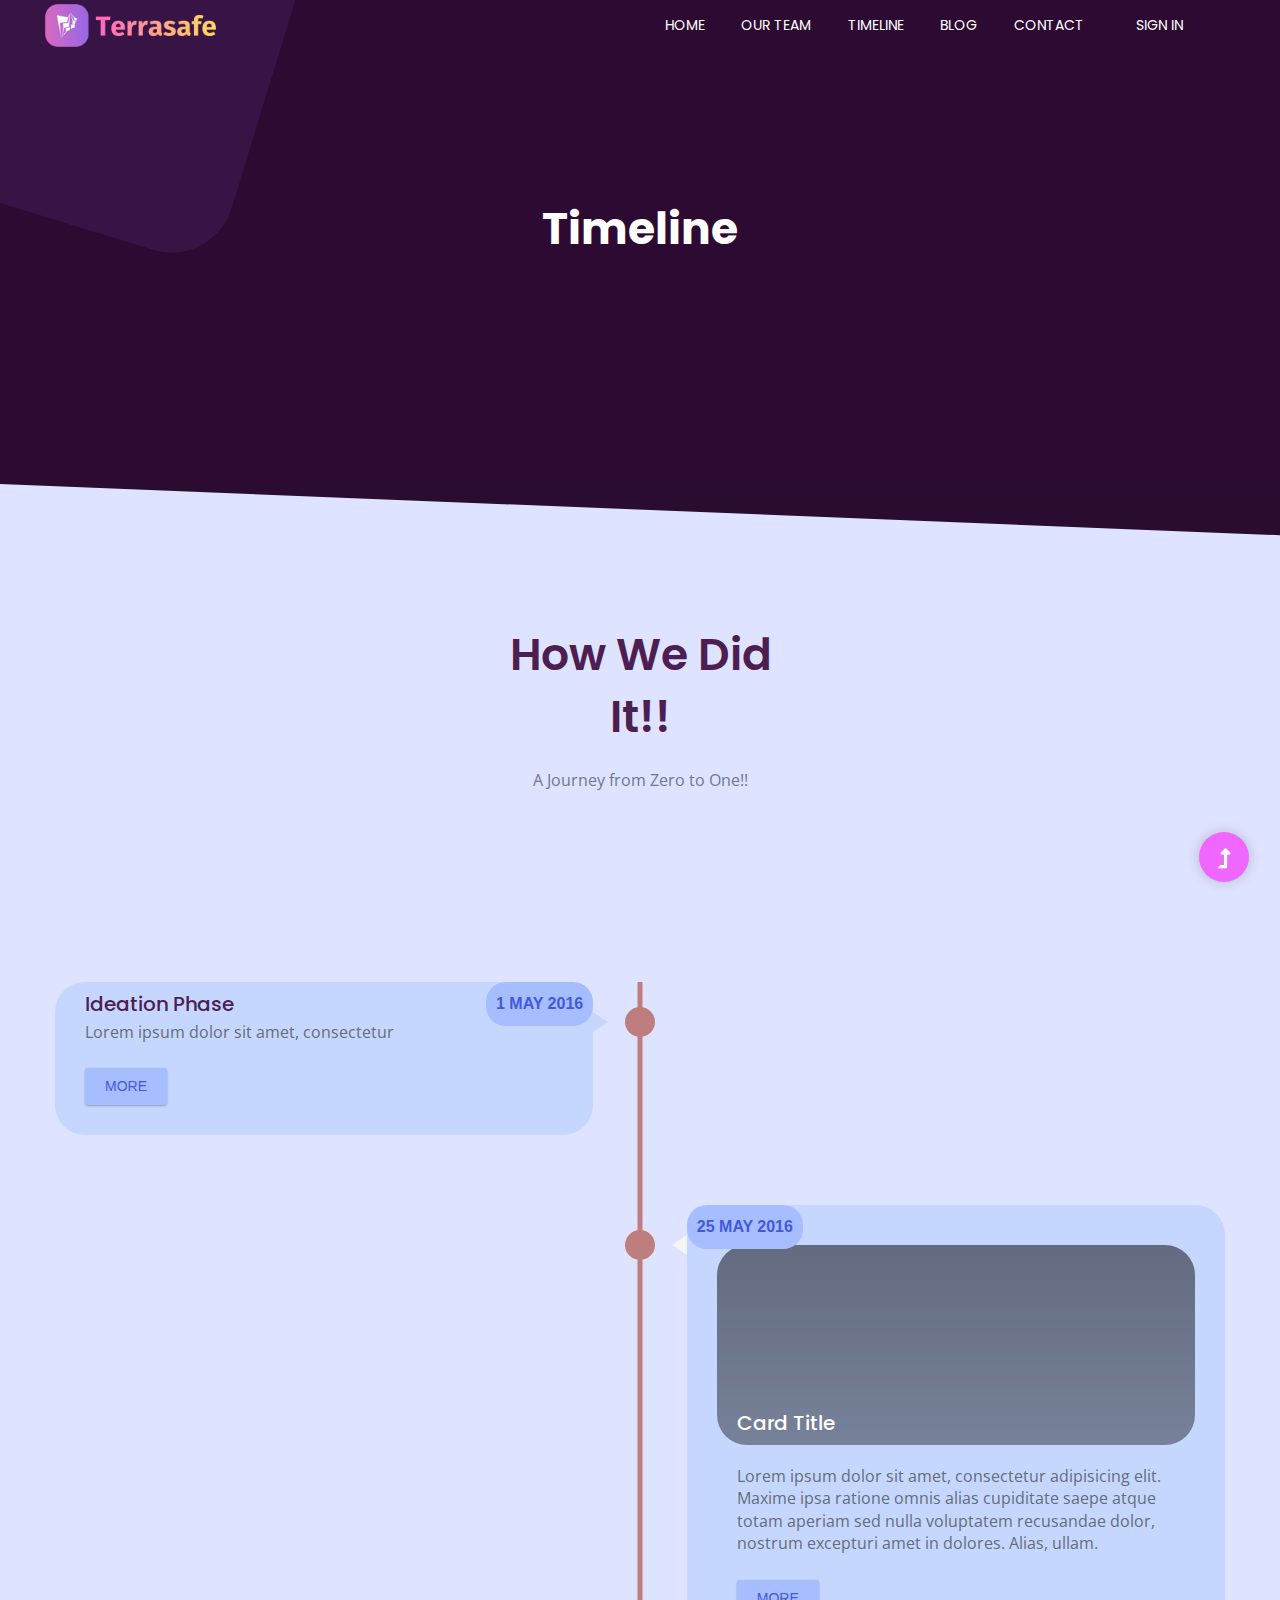
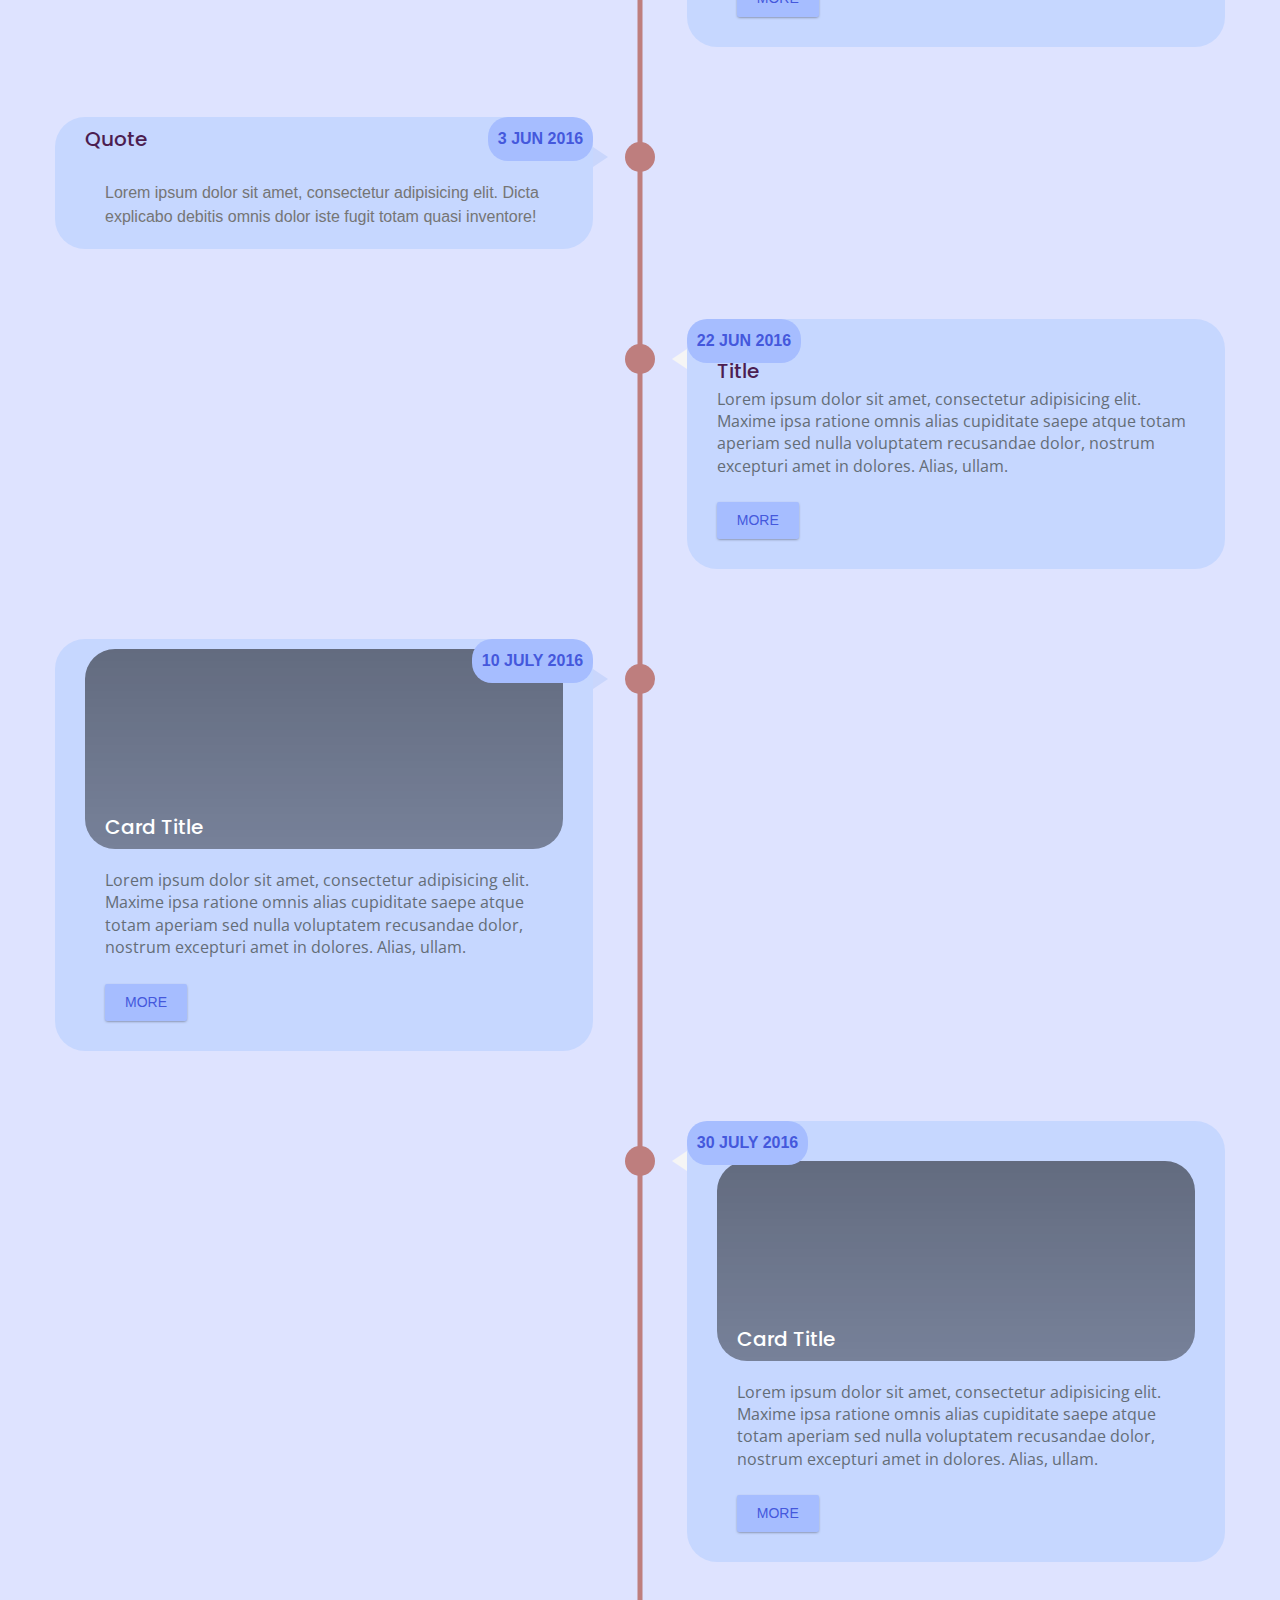
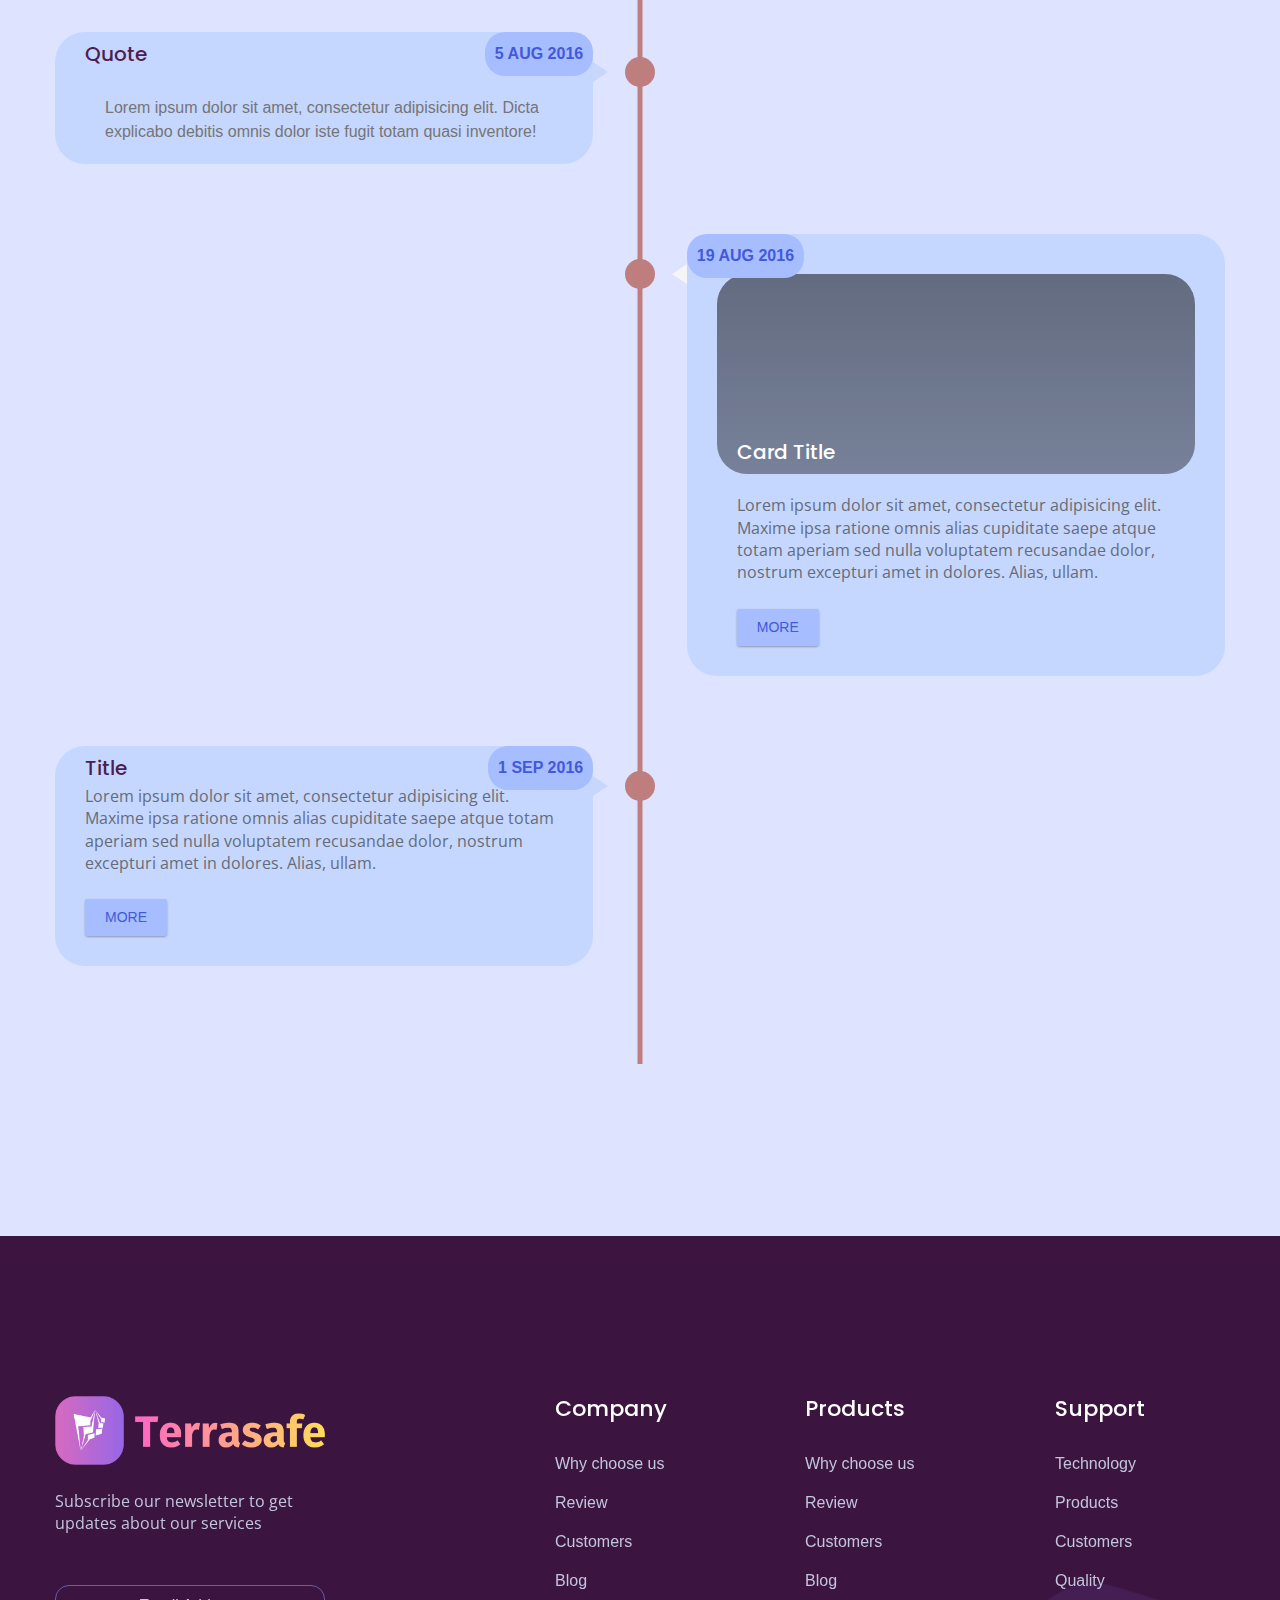
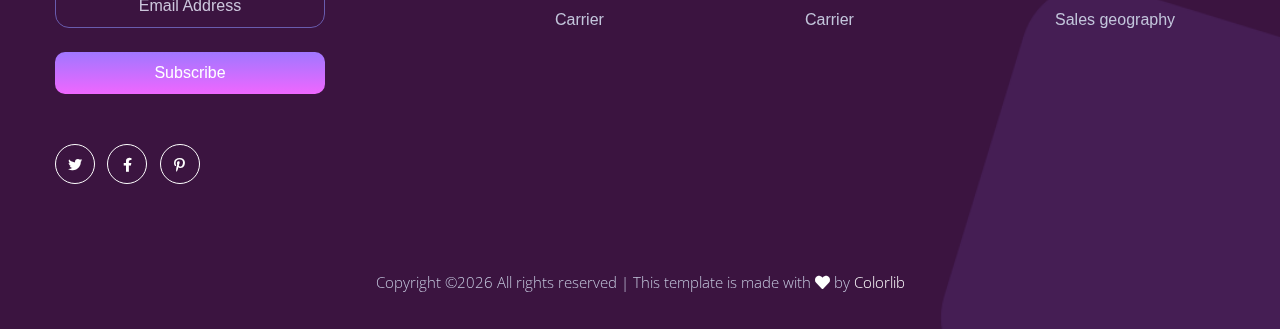
<file: help.html>
<!doctype html>
<html class="no-js" lang="zxx">

<head>
    <meta charset="utf-8">
    <meta http-equiv="x-ua-compatible" content="ie=edge">
    <title> Hosting | Template</title>
    <meta name="description" content="">
    <meta name="viewport" content="width=device-width, initial-scale=1">
    <link rel="manifest" href="site.webmanifest">
    <link rel="shortcut icon" type="image/x-icon" href="assets/img/favicon.ico">

    <!-- CSS here -->
    <link rel="stylesheet" href="assets/css/bootstrap.min.css">
    <link rel="stylesheet" href="assets/css/owl.carousel.min.css">
    <link rel="stylesheet" href="assets/css/slicknav.css">
    <link rel="stylesheet" href="assets/css/flaticon.css">
    <link rel="stylesheet" href="assets/css/progressbar_barfiller.css">
    <link rel="stylesheet" href="assets/css/gijgo.css">
    <link rel="stylesheet" href="assets/css/animate.min.css">
    <link rel="stylesheet" href="assets/css/animated-headline.css">
    <link rel="stylesheet" href="assets/css/magnific-popup.css">
    <link rel="stylesheet" href="assets/css/fontawesome-all.min.css">
    <link rel="stylesheet" href="assets/css/themify-icons.css">
    <link rel="stylesheet" href="assets/css/slick.css">
    <link rel="stylesheet" href="assets/css/nice-select.css">
    <link rel="stylesheet" href="assets/css/style.css">
    <link rel="stylesheet" href="assets/css/team.css">

</head>

<body>
    <!-- ? Preloader Start -->
    <div id="preloader-active">
        <div class="preloader d-flex align-items-center justify-content-center">
            <div class="preloader-inner position-relative">
                <div class="preloader-circle"></div>
                <div class="preloader-img pere-text">
                    <img src="assets/img/logo/loder.png" alt="">

                </div>

            </div>
        </div>

    </div>
    <!-- Preloader Start -->
    <header>
        <!-- Header Start -->
        <div class="header-area header-transparent">
            <div class="main-header ">
                <div class="header-bottom  header-sticky">
                    <div class="container-fluid">
                        <div class="row align-items-center">
                            <!-- Logo -->
                            <div class="col-xl-2 col-lg-2">
                                <div class="logo">
                                    <a href="index.html"><img style="width: 171px;" src="assets/img/logo/logo.png"
                                            alt=""></a>
                                </div>
                            </div>
                            <div class="col-xl-10 col-lg-10">
                                <div class="menu-wrapper d-flex align-items-center justify-content-end">
                                    <!-- Main-menu -->
                                    <div class="main-menu d-none d-lg-block">
                                        <nav>
                                            <ul id="navigation">
                                                <li><a href="index.html">Home</a></li>
                                                <li><a href="packages.html">Our Team</a></li>
                                                <li><a href="help.html">Timeline</a></li>
                                                <li><a href="#">Blog</a>
                                                    <ul class="submenu">
                                                        <li><a href="blog.html">Blog</a></li>
                                                        <li><a href="blog_details.html">Blog Details</a></li>
                                                        <li><a href="elements.html">Element</a></li>
                                                    </ul>
                                                </li>
                                                <li><a href="contact.html">Contact</a></li>
                                                <!-- Button -->
                                                <li class="button-header"><a href="login.html" class="btn3">Sign In</a>
                                                </li>
                                            </ul>
                                        </nav>
                                    </div>
                                </div>
                            </div>
                            <!-- Mobile Menu -->
                            <div class="col-12">
                                <div class="mobile_menu d-block d-lg-none"></div>
                            </div>
                        </div>
                    </div>
                </div>
            </div>
        </div>
        <!-- Header End -->
    </header>
    <main>
        <!-- Slider Area Start-->
        <div class="slider-area slider-bg ">
            <!-- Single Slider -->
            <div class="single-slider d-flex align-items-center slider-height3">
                <div class="container">
                    <div class="row align-items-center justify-content-center">
                        <div class="col-md-12 ">
                            <div class="hero__caption hero__caption2 text-center">
                                <h1 data-animation="fadeInLeft" data-delay=".6s ">Timeline</h1>
                                <!-- <p data-animation="fadeInLeft" data-delay=".8s">Supercharge your WordPress hosting with detailed website analytics, marketing tools. Our experts are just part of the reason Bluehost is the ideal home for your WordPress website. We're here to help you succeed!</p> -->
                            </div>
                        </div>
                    </div>
                </div>
            </div>
            <!-- Slider Shape -->
            <div class="slider-shape d-none d-lg-block">
                <img class="slider-shape1" src="assets/img/hero/top-left-shape.png" alt="">
            </div>
        </div>
        <!-- Slider Area End -->
        <!-- ask questions -->
        <section class="ask-questions section-padding40 fix">
            <div class="container">
                <div class="row justify-content-center">
                    <div class="col-md-10 ">
                        <!-- Section Tittle -->
                        <div class="section-tittle section-tittle2 text-center mb-90">
                            <h2>How We Did It!!</h2>
                            <p>A Journey from Zero to One!!</p>
                        </div>
                    </div>
                </div>
               <div class="row">
                <section class="timeline">
                    <div class="container">
                        <div class="timeline-item">
                            <div class="timeline-img"></div>
                
                            <div class="timeline-content js--fadeInLeft">
                                <h2>Ideation Phase</h2>
                                <div class="date">1 MAY 2016</div>
                                <p>Lorem ipsum dolor sit amet, consectetur</p>
                                <a class="bnt-more" href="javascript:void(0)">More</a>
                            </div>
                        </div>
                
                        <div class="timeline-item">
                
                            <div class="timeline-img"></div>
                
                            <div class="timeline-content timeline-card js--fadeInRight">
                                <div class="timeline-img-header">
                                    <h2>Card Title</h2>
                                </div>
                                <div class="date">25 MAY 2016</div>
                                <p>Lorem ipsum dolor sit amet, consectetur adipisicing elit. Maxime ipsa ratione omnis alias
                                    cupiditate saepe atque totam aperiam sed nulla voluptatem recusandae dolor, nostrum excepturi
                                    amet in dolores. Alias, ullam.</p>
                                <a class="bnt-more" href="javascript:void(0)">More</a>
                            </div>
                
                        </div>
                
                        <div class="timeline-item">
                
                            <div class="timeline-img"></div>
                
                            <div class="timeline-content js--fadeInLeft">
                                <div class="date">3 JUN 2016</div>
                                <h2>Quote</h2>
                                <blockquote>Lorem ipsum dolor sit amet, consectetur adipisicing elit. Dicta explicabo debitis omnis
                                    dolor iste fugit totam quasi inventore!</blockquote>
                            </div>
                        </div>
                
                        <div class="timeline-item">
                
                            <div class="timeline-img"></div>
                
                            <div class="timeline-content js--fadeInRight">
                                <h2>Title</h2>
                                <div class="date">22 JUN 2016</div>
                                <p>Lorem ipsum dolor sit amet, consectetur adipisicing elit. Maxime ipsa ratione omnis alias
                                    cupiditate saepe atque totam aperiam sed nulla voluptatem recusandae dolor, nostrum excepturi
                                    amet in dolores. Alias, ullam.</p>
                                <a class="bnt-more" href="javascript:void(0)">More</a>
                            </div>
                        </div>
                
                        <div class="timeline-item">
                
                            <div class="timeline-img"></div>
                
                            <div class="timeline-content timeline-card js--fadeInLeft">
                                <div class="timeline-img-header">
                                    <h2>Card Title</h2>
                                </div>
                                <div class="date">10 JULY 2016</div>
                                <p>Lorem ipsum dolor sit amet, consectetur adipisicing elit. Maxime ipsa ratione omnis alias
                                    cupiditate saepe atque totam aperiam sed nulla voluptatem recusandae dolor, nostrum excepturi
                                    amet in dolores. Alias, ullam.</p>
                                <a class="bnt-more" href="javascript:void(0)">More</a>
                            </div>
                        </div>
                
                        <div class="timeline-item">
                
                            <div class="timeline-img"></div>
                
                            <div class="timeline-content timeline-card js--fadeInRight">
                                <div class="timeline-img-header">
                                    <h2>Card Title</h2>
                                </div>
                                <div class="date">30 JULY 2016</div>
                                <p>Lorem ipsum dolor sit amet, consectetur adipisicing elit. Maxime ipsa ratione omnis alias
                                    cupiditate saepe atque totam aperiam sed nulla voluptatem recusandae dolor, nostrum excepturi
                                    amet in dolores. Alias, ullam.</p>
                                <a class="bnt-more" href="javascript:void(0)">More</a>
                            </div>
                        </div>
                
                        <div class="timeline-item">
                
                            <div class="timeline-img"></div>
                
                            <div class="timeline-content js--fadeInLeft">
                                <div class="date">5 AUG 2016</div>
                                <h2>Quote</h2>
                                <blockquote>Lorem ipsum dolor sit amet, consectetur adipisicing elit. Dicta explicabo debitis omnis
                                    dolor iste fugit totam quasi inventore!</blockquote>
                            </div>
                        </div>
                
                        <div class="timeline-item">
                
                            <div class="timeline-img"></div>
                
                            <div class="timeline-content timeline-card js--fadeInRight">
                                <div class="timeline-img-header">
                                    <h2>Card Title</h2>
                                </div>
                                <div class="date">19 AUG 2016</div>
                                <p>Lorem ipsum dolor sit amet, consectetur adipisicing elit. Maxime ipsa ratione omnis alias
                                    cupiditate saepe atque totam aperiam sed nulla voluptatem recusandae dolor, nostrum excepturi
                                    amet in dolores. Alias, ullam.</p>
                                <a class="bnt-more" href="javascript:void(0)">More</a>
                            </div>
                        </div>
                
                        <div class="timeline-item">
                
                            <div class="timeline-img"></div>
                
                            <div class="timeline-content js--fadeInLeft">
                                <div class="date">1 SEP 2016</div>
                                <h2>Title</h2>
                                <p>Lorem ipsum dolor sit amet, consectetur adipisicing elit. Maxime ipsa ratione omnis alias
                                    cupiditate saepe atque totam aperiam sed nulla voluptatem recusandae dolor, nostrum excepturi
                                    amet in dolores. Alias, ullam.</p>
                                <a class="bnt-more" href="javascript:void(0)">More</a>
                            </div>
                        </div>
                
                
                
                    </div>
                </section>

               </div>
            </div>
        </section>
        <!-- End ask questions -->
    </main>
    <footer>
        <div class="footer-wrappr " data-background="assets/img/gallery/footer-bg.png">
            <div class="footer-area footer-padding ">
                <div class="container">
                    <div class="row d-flex justify-content-between">
                        <div class="col-xl-3 col-lg-4 col-md-6 col-sm-6">
                            <div class="single-footer-caption mb-50">
                                <!-- logo -->
                                <div class="footer-logo mb-25">
                                    <a href="index.html"><img src="assets/img/logo/logo2_footer.png" alt=""></a>
                                </div>
                                <div class="footer-tittle mb-50">
                                    <p>Subscribe our newsletter to get updates about our services</p>
                                </div>
                                <!-- Form -->
                                <div class="footer-form">
                                    <div id="mc_embed_signup">
                                        <form target="_blank" action="https://spondonit.us12.list-manage.com/subscribe/post?u=1462626880ade1ac87bd9c93a&amp;id=92a4423d01" method="get" class="subscribe_form relative mail_part" novalidate="true">
                                            <input type="email" name="EMAIL" id="newsletter-form-email" placeholder=" Email Address " class="placeholder hide-on-focus" onfocus="this.placeholder = ''" onblur="this.placeholder = 'Your email address'">
                                            <div class="form-icon">
                                                <button type="submit" name="submit" id="newsletter-submit" class="email_icon newsletter-submit button-contactForm">
                                                    Subscribe
                                                </button>
                                            </div>
                                            <div class="mt-10 info"></div>
                                        </form>
                                    </div>
                                </div>
                                <!-- social -->
                                <div class="footer-social mt-50">
                                    <a href="#"><i class="fab fa-twitter"></i></a>
                                    <a href="https://bit.ly/sai4ull"><i class="fab fa-facebook-f"></i></a>
                                    <a href="#"><i class="fab fa-pinterest-p"></i></a>
                                </div>
                            </div>
                        </div>
                        <div class="col-xl-1 col-lg-1 col-md-1 col-sm-1"></div>
                        <div class="col-xl-2 col-lg-2 col-md-4 col-sm-5">
                            <div class="single-footer-caption mb-50">
                                <div class="footer-tittle">
                                    <h4>Company</h4>
                                    <ul>
                                        <li><a href="#">Why choose us</a></li>
                                        <li><a href="#"> Review</a></li>
                                        <li><a href="#">Customers</a></li>
                                        <li><a href="#">Blog</a></li>
                                        <li><a href="#">Carrier</a></li>
                                    </ul>
                                </div>
                            </div>
                        </div>
                        <div class="col-xl-2 col-lg-2 col-md-4 col-sm-5">
                            <div class="single-footer-caption mb-50">
                                <div class="footer-tittle">
                                    <h4>Products</h4>
                                    <ul>
                                        <li><a href="#">Why choose us</a></li>
                                        <li><a href="#"> Review</a></li>
                                        <li><a href="#">Customers</a></li>
                                        <li><a href="#">Blog</a></li>
                                        <li><a href="#">Carrier</a></li>
                                    </ul>
                                </div>
                            </div>
                        </div>
                        <div class="col-xl-2 col-lg-2 col-md-4 col-sm-5">
                            <div class="single-footer-caption mb-50">
                                <div class="footer-tittle">
                                    <h4>Support</h4>
                                    <ul>
                                        <li><a href="#">Technology</a></li>
                                        <li><a href="#">  Products</a></li>
                                        <li><a href="#">Customers</a></li>
                                        <li><a href="#">Quality</a></li>
                                        <li><a href="#">Sales geography</a></li>
                                    </ul>
                                </div>
                            </div>
                        </div>
                    </div>
                </div>
            </div>
            <!-- footer-bottom area -->
            <div class="footer-bottom-area">
                <div class="container">
                    <div class="footer-border">
                        <div class="row">
                            <div class="col-xl-12">
                                <div class="footer-copy-right text-center">
                                    <p><!-- Link back to Colorlib can't be removed. Template is licensed under CC BY 3.0. -->
                                      Copyright &copy;<script>document.write(new Date().getFullYear());</script> All rights reserved | This template is made with <i class="fa fa-heart" aria-hidden="true"></i> by <a href="https://colorlib.com" target="_blank">Colorlib</a>
                                      <!-- Link back to Colorlib can't be removed. Template is licensed under CC BY 3.0. --></p>

                                  </div>
                              </div>
                          </div>
                      </div>
                  </div>
              </div>
          </div>
      </footer>
      <!-- Scroll Up -->
      <div id="back-top" >
        <a title="Go to Top" href="#"> <i class="fas fa-level-up-alt"></i></a>
    </div>

    <!-- JS here -->

    <script src="./assets/js/vendor/modernizr-3.5.0.min.js"></script>
    <!-- Jquery, Popper, Bootstrap -->
    <script src="./assets/js/vendor/jquery-1.12.4.min.js"></script>
    <script src="./assets/js/popper.min.js"></script>
    <script src="./assets/js/bootstrap.min.js"></script>
    <!-- Jquery Mobile Menu -->
    <script src="./assets/js/jquery.slicknav.min.js"></script>

    <!-- Jquery Slick , Owl-Carousel Plugins -->
    <script src="./assets/js/owl.carousel.min.js"></script>
    <script src="./assets/js/slick.min.js"></script>
    <!-- One Page, Animated-HeadLin -->
    <script src="./assets/js/wow.min.js"></script>
    <script src="./assets/js/timeline.js"></script>
    <script src="./assets/js/animated.headline.js"></script>
    <script src="./assets/js/jquery.magnific-popup.js"></script>

    <!-- Date Picker -->
    <script src="./assets/js/gijgo.min.js"></script>

    <!-- Video bg -->
    <script src="./assets/js/jquery.vide.js"></script>

    <!-- Nice-select, sticky -->
    <script src="./assets/js/jquery.nice-select.min.js"></script>
    <script src="./assets/js/jquery.sticky.js"></script>
    <!-- Progress -->
    <script src="./assets/js/jquery.barfiller.js"></script>
    
    <!-- counter , waypoint,Hover Direction -->
    <script src="./assets/js/jquery.counterup.min.js"></script>
    <script src="./assets/js/waypoints.min.js"></script>
    <script src="./assets/js/jquery.countdown.min.js"></script>
    <script src="./assets/js/hover-direction-snake.min.js"></script>

    <!-- contact js -->
    <script src="./assets/js/contact.js"></script>
    <script src="./assets/js/jquery.form.js"></script>
    <script src="./assets/js/jquery.validate.min.js"></script>
    <script src="./assets/js/mail-script.js"></script>
    <script src="./assets/js/jquery.ajaxchimp.min.js"></script>
    
    <!-- Jquery Plugins, main Jquery -->	
    <script src="./assets/js/plugins.js"></script>
    <script src="./assets/js/main.js"></script>
    
</body>
</html>
</file>
<file: old-files/Timeline/sass.css>
section {
  padding: 100px 0;
}

html, body {
  overflow-x: hidden;
}

body {
  font-family: "Roboto";
  font-size: 17px;
  font-weight: 400;
  background-color: #34013b;
}

h1 {
  font-size: 200%;
  text-transform: uppercase;
  letter-spacing: 3px;
  font-weight: 400;
}

header {
  background: #502bfc;
  color: #FFFFFF;
  padding: 150px 0;
}
header p {
  font-family: "Allura";
  color: rgba(255, 255, 255, 0.2);
  margin-bottom: 0;
  font-size: 60px;
  margin-top: -30px;
}

.timeline {
  position: relative;
}
.timeline::before {
  content: "";
  background: white;
  width: 5px;
  height: 95%;
  position: absolute;
  left: 50%;
  transform: translateX(-50%);
}

.timeline-item {
  width: 100%;
  margin-bottom: 70px;
}
.timeline-item:nth-child(even) .timeline-content {
  float: right;
  padding: 40px 30px 10px 30px;
}
.timeline-item:nth-child(even) .timeline-content .date {
  right: auto;
  left: 0;
}
.timeline-item:nth-child(even) .timeline-content::after {
  content: "";
  position: absolute;
  border-style: solid;
  width: 0;
  height: 0;
  top: 30px;
  left: -15px;
  border-width: 10px 15px 10px 0;
  border-color: transparent #f5f5f5 transparent transparent;
}
.timeline-item::after {
  content: "";
  display: block;
  clear: both;
}

.timeline-content {
  position: relative;
  width: 44%;
  padding: 10px 30px;
  border-radius: 4px;
  background: #f5f5f5;
  box-shadow: 0 20px 25px -15px rgba(0, 0, 0, 0.3);
}
.timeline-content::after {
  content: "";
  position: absolute;
  border-style: solid;
  width: 0;
  height: 0;
  top: 30px;
  right: -15px;
  border-width: 10px 0 10px 15px;
  border-color: transparent transparent transparent #f5f5f5;
}

.timeline-img {
  width: 30px;
  height: 30px;
  background: #502bfc;
  border-radius: 50%;
  position: absolute;
  left: 50%;
  margin-top: 25px;
  margin-left: -15px;
}

a {
  background: #502bfc;
  color: #FFFFFF;
  padding: 8px 20px;
  text-transform: uppercase;
  font-size: 14px;
  margin-bottom: 20px;
  margin-top: 10px;
  display: inline-block;
  border-radius: 2px;
  box-shadow: 0 1px 3px -1px rgba(0, 0, 0, 0.6);
}
a:hover, a:active, a:focus {
  background: #2d03f1;
  color: #FFFFFF;
  text-decoration: none;
}

.timeline-card {
  padding: 0 !important;
}
.timeline-card p {
  padding: 0 20px;
}
.timeline-card a {
  margin-left: 20px;
}

.timeline-item .timeline-img-header {
  background: linear-gradient(rgba(0, 0, 0, 0), rgba(0, 0, 0, 0.4)), url("https://picsum.photos/1000/800/?random") center center no-repeat;
  background-size: cover;
}

.timeline-img-header {
  height: 200px;
  position: relative;
  margin-bottom: 20px;
}
.timeline-img-header h2 {
  color: #FFFFFF;
  position: absolute;
  bottom: 5px;
  left: 20px;
}

blockquote {
  margin-top: 30px;
  color: #757575;
  border-left-color: #502bfc;
  padding: 0 20px;
}

.date {
  background: #FF4081;
  display: inline-block;
  color: #FFFFFF;
  padding: 10px;
  position: absolute;
  top: 0;
  right: 0;
}

@media screen and (max-width: 768px) {
  .timeline::before {
    left: 50px;
  }
  .timeline .timeline-img {
    left: 50px;
  }
  .timeline .timeline-content {
    max-width: 100%;
    width: auto;
    margin-left: 70px;
  }
  .timeline .timeline-item:nth-child(even) .timeline-content {
    float: none;
  }
  .timeline .timeline-item:nth-child(odd) .timeline-content::after {
    content: "";
    position: absolute;
    border-style: solid;
    width: 0;
    height: 0;
    top: 30px;
    left: -15px;
    border-width: 10px 15px 10px 0;
    border-color: transparent #f5f5f5 transparent transparent;
  }
}

/*# sourceMappingURL=sass.css.map */
</file>
<file: assets/css/themify-icons.css>
@font-face {
	font-family: 'themify';
	src:url('../fonts/themify.eot?-fvbane');


	src:url('../fonts/themify.eot?#iefix-fvbane') format('embedded-opentype'),
		url('../fonts/themify.woff?-fvbane') format('woff'),
		url('../fonts/themify.ttf?-fvbane') format('truetype'),
		url('../fonts/themify.svg?-fvbane#themify') format('svg');
	font-weight: normal;
	font-style: normal;
}

[class^="ti-"], [class*=" ti-"] {
	font-family: 'themify';
	speak: none;
	font-style: normal;
	font-weight: normal;
	font-variant: normal;
	text-transform: none;
	line-height: 1;

	/* Better Font Rendering =========== */
	-webkit-font-smoothing: antialiased;
	-moz-osx-font-smoothing: grayscale;
}

.ti-wand:before {
	content: "\e600";
}
.ti-volume:before {
	content: "\e601";
}
.ti-user:before {
	content: "\e602";
}
.ti-unlock:before {
	content: "\e603";
}
.ti-unlink:before {
	content: "\e604";
}
.ti-trash:before {
	content: "\e605";
}
.ti-thought:before {
	content: "\e606";
}
.ti-target:before {
	content: "\e607";
}
.ti-tag:before {
	content: "\e608";
}
.ti-tablet:before {
	content: "\e609";
}
.ti-star:before {
	content: "\e60a";
}
.ti-spray:before {
	content: "\e60b";
}
.ti-signal:before {
	content: "\e60c";
}
.ti-shopping-cart:before {
	content: "\e60d";
}
.ti-shopping-cart-full:before {
	content: "\e60e";
}
.ti-settings:before {
	content: "\e60f";
}
.ti-search:before {
	content: "\e610";
}
.ti-zoom-in:before {
	content: "\e611";
}
.ti-zoom-out:before {
	content: "\e612";
}
.ti-cut:before {
	content: "\e613";
}
.ti-ruler:before {
	content: "\e614";
}
.ti-ruler-pencil:before {
	content: "\e615";
}
.ti-ruler-alt:before {
	content: "\e616";
}
.ti-bookmark:before {
	content: "\e617";
}
.ti-bookmark-alt:before {
	content: "\e618";
}
.ti-reload:before {
	content: "\e619";
}
.ti-plus:before {
	content: "\e61a";
}
.ti-pin:before {
	content: "\e61b";
}
.ti-pencil:before {
	content: "\e61c";
}
.ti-pencil-alt:before {
	content: "\e61d";
}
.ti-paint-roller:before {
	content: "\e61e";
}
.ti-paint-bucket:before {
	content: "\e61f";
}
.ti-na:before {
	content: "\e620";
}
.ti-mobile:before {
	content: "\e621";
}
.ti-minus:before {
	content: "\e622";
}
.ti-medall:before {
	content: "\e623";
}
.ti-medall-alt:before {
	content: "\e624";
}
.ti-marker:before {
	content: "\e625";
}
.ti-marker-alt:before {
	content: "\e626";
}
.ti-arrow-up:before {
	content: "\e627";
}
.ti-arrow-right:before {
	content: "\e628";
}
.ti-arrow-left:before {
	content: "\e629";
}
.ti-arrow-down:before {
	content: "\e62a";
}
.ti-lock:before {
	content: "\e62b";
}
.ti-location-arrow:before {
	content: "\e62c";
}
.ti-link:before {
	content: "\e62d";
}
.ti-layout:before {
	content: "\e62e";
}
.ti-layers:before {
	content: "\e62f";
}
.ti-layers-alt:before {
	content: "\e630";
}
.ti-key:before {
	content: "\e631";
}
.ti-import:before {
	content: "\e632";
}
.ti-image:before {
	content: "\e633";
}
.ti-heart:before {
	content: "\e634";
}
.ti-heart-broken:before {
	content: "\e635";
}
.ti-hand-stop:before {
	content: "\e636";
}
.ti-hand-open:before {
	content: "\e637";
}
.ti-hand-drag:before {
	content: "\e638";
}
.ti-folder:before {
	content: "\e639";
}
.ti-flag:before {
	content: "\e63a";
}
.ti-flag-alt:before {
	content: "\e63b";
}
.ti-flag-alt-2:before {
	content: "\e63c";
}
.ti-eye:before {
	content: "\e63d";
}
.ti-export:before {
	content: "\e63e";
}
.ti-exchange-vertical:before {
	content: "\e63f";
}
.ti-desktop:before {
	content: "\e640";
}
.ti-cup:before {
	content: "\e641";
}
.ti-crown:before {
	content: "\e642";
}
.ti-comments:before {
	content: "\e643";
}
.ti-comment:before {
	content: "\e644";
}
.ti-comment-alt:before {
	content: "\e645";
}
.ti-close:before {
	content: "\e646";
}
.ti-clip:before {
	content: "\e647";
}
.ti-angle-up:before {
	content: "\e648";
}
.ti-angle-right:before {
	content: "\e649";
}
.ti-angle-left:before {
	content: "\e64a";
}
.ti-angle-down:before {
	content: "\e64b";
}
.ti-check:before {
	content: "\e64c";
}
.ti-check-box:before {
	content: "\e64d";
}
.ti-camera:before {
	content: "\e64e";
}
.ti-announcement:before {
	content: "\e64f";
}
.ti-brush:before {
	content: "\e650";
}
.ti-briefcase:before {
	content: "\e651";
}
.ti-bolt:before {
	content: "\e652";
}
.ti-bolt-alt:before {
	content: "\e653";
}
.ti-blackboard:before {
	content: "\e654";
}
.ti-bag:before {
	content: "\e655";
}
.ti-move:before {
	content: "\e656";
}
.ti-arrows-vertical:before {
	content: "\e657";
}
.ti-arrows-horizontal:before {
	content: "\e658";
}
.ti-fullscreen:before {
	content: "\e659";
}
.ti-arrow-top-right:before {
	content: "\e65a";
}
.ti-arrow-top-left:before {
	content: "\e65b";
}
.ti-arrow-circle-up:before {
	content: "\e65c";
}
.ti-arrow-circle-right:before {
	content: "\e65d";
}
.ti-arrow-circle-left:before {
	content: "\e65e";
}
.ti-arrow-circle-down:before {
	content: "\e65f";
}
.ti-angle-double-up:before {
	content: "\e660";
}
.ti-angle-double-right:before {
	content: "\e661";
}
.ti-angle-double-left:before {
	content: "\e662";
}
.ti-angle-double-down:before {
	content: "\e663";
}
.ti-zip:before {
	content: "\e664";
}
.ti-world:before {
	content: "\e665";
}
.ti-wheelchair:before {
	content: "\e666";
}
.ti-view-list:before {
	content: "\e667";
}
.ti-view-list-alt:before {
	content: "\e668";
}
.ti-view-grid:before {
	content: "\e669";
}
.ti-uppercase:before {
	content: "\e66a";
}
.ti-upload:before {
	content: "\e66b";
}
.ti-underline:before {
	content: "\e66c";
}
.ti-truck:before {
	content: "\e66d";
}
.ti-timer:before {
	content: "\e66e";
}
.ti-ticket:before {
	content: "\e66f";
}
.ti-thumb-up:before {
	content: "\e670";
}
.ti-thumb-down:before {
	content: "\e671";
}
.ti-text:before {
	content: "\e672";
}
.ti-stats-up:before {
	content: "\e673";
}
.ti-stats-down:before {
	content: "\e674";
}
.ti-split-v:before {
	content: "\e675";
}
.ti-split-h:before {
	content: "\e676";
}
.ti-smallcap:before {
	content: "\e677";
}
.ti-shine:before {
	content: "\e678";
}
.ti-shift-right:before {
	content: "\e679";
}
.ti-shift-left:before {
	content: "\e67a";
}
.ti-shield:before {
	content: "\e67b";
}
.ti-notepad:before {
	content: "\e67c";
}
.ti-server:before {
	content: "\e67d";
}
.ti-quote-right:before {
	content: "\e67e";
}
.ti-quote-left:before {
	content: "\e67f";
}
.ti-pulse:before {
	content: "\e680";
}
.ti-printer:before {
	content: "\e681";
}
.ti-power-off:before {
	content: "\e682";
}
.ti-plug:before {
	content: "\e683";
}
.ti-pie-chart:before {
	content: "\e684";
}
.ti-paragraph:before {
	content: "\e685";
}
.ti-panel:before {
	content: "\e686";
}
.ti-package:before {
	content: "\e687";
}
.ti-music:before {
	content: "\e688";
}
.ti-music-alt:before {
	content: "\e689";
}
.ti-mouse:before {
	content: "\e68a";
}
.ti-mouse-alt:before {
	content: "\e68b";
}
.ti-money:before {
	content: "\e68c";
}
.ti-microphone:before {
	content: "\e68d";
}
.ti-menu:before {
	content: "\e68e";
}
.ti-menu-alt:before {
	content: "\e68f";
}
.ti-map:before {
	content: "\e690";
}
.ti-map-alt:before {
	content: "\e691";
}
.ti-loop:before {
	content: "\e692";
}
.ti-location-pin:before {
	content: "\e693";
}
.ti-list:before {
	content: "\e694";
}
.ti-light-bulb:before {
	content: "\e695";
}
.ti-Italic:before {
	content: "\e696";
}
.ti-info:before {
	content: "\e697";
}
.ti-infinite:before {
	content: "\e698";
}
.ti-id-badge:before {
	content: "\e699";
}
.ti-hummer:before {
	content: "\e69a";
}
.ti-home:before {
	content: "\e69b";
}
.ti-help:before {
	content: "\e69c";
}
.ti-headphone:before {
	content: "\e69d";
}
.ti-harddrives:before {
	content: "\e69e";
}
.ti-harddrive:before {
	content: "\e69f";
}
.ti-gift:before {
	content: "\e6a0";
}
.ti-game:before {
	content: "\e6a1";
}
.ti-filter:before {
	content: "\e6a2";
}
.ti-files:before {
	content: "\e6a3";
}
.ti-file:before {
	content: "\e6a4";
}
.ti-eraser:before {
	content: "\e6a5";
}
.ti-envelope:before {
	content: "\e6a6";
}
.ti-download:before {
	content: "\e6a7";
}
.ti-direction:before {
	content: "\e6a8";
}
.ti-direction-alt:before {
	content: "\e6a9";
}
.ti-dashboard:before {
	content: "\e6aa";
}
.ti-control-stop:before {
	content: "\e6ab";
}
.ti-control-shuffle:before {
	content: "\e6ac";
}
.ti-control-play:before {
	content: "\e6ad";
}
.ti-control-pause:before {
	content: "\e6ae";
}
.ti-control-forward:before {
	content: "\e6af";
}
.ti-control-backward:before {
	content: "\e6b0";
}
.ti-cloud:before {
	content: "\e6b1";
}
.ti-cloud-up:before {
	content: "\e6b2";
}
.ti-cloud-down:before {
	content: "\e6b3";
}
.ti-clipboard:before {
	content: "\e6b4";
}
.ti-car:before {
	content: "\e6b5";
}
.ti-calendar:before {
	content: "\e6b6";
}
.ti-book:before {
	content: "\e6b7";
}
.ti-bell:before {
	content: "\e6b8";
}
.ti-basketball:before {
	content: "\e6b9";
}
.ti-bar-chart:before {
	content: "\e6ba";
}
.ti-bar-chart-alt:before {
	content: "\e6bb";
}
.ti-back-right:before {
	content: "\e6bc";
}
.ti-back-left:before {
	content: "\e6bd";
}
.ti-arrows-corner:before {
	content: "\e6be";
}
.ti-archive:before {
	content: "\e6bf";
}
.ti-anchor:before {
	content: "\e6c0";
}
.ti-align-right:before {
	content: "\e6c1";
}
.ti-align-left:before {
	content: "\e6c2";
}
.ti-align-justify:before {
	content: "\e6c3";
}
.ti-align-center:before {
	content: "\e6c4";
}
.ti-alert:before {
	content: "\e6c5";
}
.ti-alarm-clock:before {
	content: "\e6c6";
}
.ti-agenda:before {
	content: "\e6c7";
}
.ti-write:before {
	content: "\e6c8";
}
.ti-window:before {
	content: "\e6c9";
}
.ti-widgetized:before {
	content: "\e6ca";
}
.ti-widget:before {
	content: "\e6cb";
}
.ti-widget-alt:before {
	content: "\e6cc";
}
.ti-wallet:before {
	content: "\e6cd";
}
.ti-video-clapper:before {
	content: "\e6ce";
}
.ti-video-camera:before {
	content: "\e6cf";
}
.ti-vector:before {
	content: "\e6d0";
}
.ti-themify-logo:before {
	content: "\e6d1";
}
.ti-themify-favicon:before {
	content: "\e6d2";
}
.ti-themify-favicon-alt:before {
	content: "\e6d3";
}
.ti-support:before {
	content: "\e6d4";
}
.ti-stamp:before {
	content: "\e6d5";
}
.ti-split-v-alt:before {
	content: "\e6d6";
}
.ti-slice:before {
	content: "\e6d7";
}
.ti-shortcode:before {
	content: "\e6d8";
}
.ti-shift-right-alt:before {
	content: "\e6d9";
}
.ti-shift-left-alt:before {
	content: "\e6da";
}
.ti-ruler-alt-2:before {
	content: "\e6db";
}
.ti-receipt:before {
	content: "\e6dc";
}
.ti-pin2:before {
	content: "\e6dd";
}
.ti-pin-alt:before {
	content: "\e6de";
}
.ti-pencil-alt2:before {
	content: "\e6df";
}
.ti-palette:before {
	content: "\e6e0";
}
.ti-more:before {
	content: "\e6e1";
}
.ti-more-alt:before {
	content: "\e6e2";
}
.ti-microphone-alt:before {
	content: "\e6e3";
}
.ti-magnet:before {
	content: "\e6e4";
}
.ti-line-double:before {
	content: "\e6e5";
}
.ti-line-dotted:before {
	content: "\e6e6";
}
.ti-line-dashed:before {
	content: "\e6e7";
}
.ti-layout-width-full:before {
	content: "\e6e8";
}
.ti-layout-width-default:before {
	content: "\e6e9";
}
.ti-layout-width-default-alt:before {
	content: "\e6ea";
}
.ti-layout-tab:before {
	content: "\e6eb";
}
.ti-layout-tab-window:before {
	content: "\e6ec";
}
.ti-layout-tab-v:before {
	content: "\e6ed";
}
.ti-layout-tab-min:before {
	content: "\e6ee";
}
.ti-layout-slider:before {
	content: "\e6ef";
}
.ti-layout-slider-alt:before {
	content: "\e6f0";
}
.ti-layout-sidebar-right:before {
	content: "\e6f1";
}
.ti-layout-sidebar-none:before {
	content: "\e6f2";
}
.ti-layout-sidebar-left:before {
	content: "\e6f3";
}
.ti-layout-placeholder:before {
	content: "\e6f4";
}
.ti-layout-menu:before {
	content: "\e6f5";
}
.ti-layout-menu-v:before {
	content: "\e6f6";
}
.ti-layout-menu-separated:before {
	content: "\e6f7";
}
.ti-layout-menu-full:before {
	content: "\e6f8";
}
.ti-layout-media-right-alt:before {
	content: "\e6f9";
}
.ti-layout-media-right:before {
	content: "\e6fa";
}
.ti-layout-media-overlay:before {
	content: "\e6fb";
}
.ti-layout-media-overlay-alt:before {
	content: "\e6fc";
}
.ti-layout-media-overlay-alt-2:before {
	content: "\e6fd";
}
.ti-layout-media-left-alt:before {
	content: "\e6fe";
}
.ti-layout-media-left:before {
	content: "\e6ff";
}
.ti-layout-media-center-alt:before {
	content: "\e700";
}
.ti-layout-media-center:before {
	content: "\e701";
}
.ti-layout-list-thumb:before {
	content: "\e702";
}
.ti-layout-list-thumb-alt:before {
	content: "\e703";
}
.ti-layout-list-post:before {
	content: "\e704";
}
.ti-layout-list-large-image:before {
	content: "\e705";
}
.ti-layout-line-solid:before {
	content: "\e706";
}
.ti-layout-grid4:before {
	content: "\e707";
}
.ti-layout-grid3:before {
	content: "\e708";
}
.ti-layout-grid2:before {
	content: "\e709";
}
.ti-layout-grid2-thumb:before {
	content: "\e70a";
}
.ti-layout-cta-right:before {
	content: "\e70b";
}
.ti-layout-cta-left:before {
	content: "\e70c";
}
.ti-layout-cta-center:before {
	content: "\e70d";
}
.ti-layout-cta-btn-right:before {
	content: "\e70e";
}
.ti-layout-cta-btn-left:before {
	content: "\e70f";
}
.ti-layout-column4:before {
	content: "\e710";
}
.ti-layout-column3:before {
	content: "\e711";
}
.ti-layout-column2:before {
	content: "\e712";
}
.ti-layout-accordion-separated:before {
	content: "\e713";
}
.ti-layout-accordion-merged:before {
	content: "\e714";
}
.ti-layout-accordion-list:before {
	content: "\e715";
}
.ti-ink-pen:before {
	content: "\e716";
}
.ti-info-alt:before {
	content: "\e717";
}
.ti-help-alt:before {
	content: "\e718";
}
.ti-headphone-alt:before {
	content: "\e719";
}
.ti-hand-point-up:before {
	content: "\e71a";
}
.ti-hand-point-right:before {
	content: "\e71b";
}
.ti-hand-point-left:before {
	content: "\e71c";
}
.ti-hand-point-down:before {
	content: "\e71d";
}
.ti-gallery:before {
	content: "\e71e";
}
.ti-face-smile:before {
	content: "\e71f";
}
.ti-face-sad:before {
	content: "\e720";
}
.ti-credit-card:before {
	content: "\e721";
}
.ti-control-skip-forward:before {
	content: "\e722";
}
.ti-control-skip-backward:before {
	content: "\e723";
}
.ti-control-record:before {
	content: "\e724";
}
.ti-control-eject:before {
	content: "\e725";
}
.ti-comments-smiley:before {
	content: "\e726";
}
.ti-brush-alt:before {
	content: "\e727";
}
.ti-youtube:before {
	content: "\e728";
}
.ti-vimeo:before {
	content: "\e729";
}
.ti-twitter:before {
	content: "\e72a";
}
.ti-time:before {
	content: "\e72b";
}
.ti-tumblr:before {
	content: "\e72c";
}
.ti-skype:before {
	content: "\e72d";
}
.ti-share:before {
	content: "\e72e";
}
.ti-share-alt:before {
	content: "\e72f";
}
.ti-rocket:before {
	content: "\e730";
}
.ti-pinterest:before {
	content: "\e731";
}
.ti-new-window:before {
	content: "\e732";
}
.ti-microsoft:before {
	content: "\e733";
}
.ti-list-ol:before {
	content: "\e734";
}
.ti-linkedin:before {
	content: "\e735";
}
.ti-layout-sidebar-2:before {
	content: "\e736";
}
.ti-layout-grid4-alt:before {
	content: "\e737";
}
.ti-layout-grid3-alt:before {
	content: "\e738";
}
.ti-layout-grid2-alt:before {
	content: "\e739";
}
.ti-layout-column4-alt:before {
	content: "\e73a";
}
.ti-layout-column3-alt:before {
	content: "\e73b";
}
.ti-layout-column2-alt:before {
	content: "\e73c";
}
.ti-instagram:before {
	content: "\e73d";
}
.ti-google:before {
	content: "\e73e";
}
.ti-github:before {
	content: "\e73f";
}
.ti-flickr:before {
	content: "\e740";
}
.ti-facebook:before {
	content: "\e741";
}
.ti-dropbox:before {
	content: "\e742";
}
.ti-dribbble:before {
	content: "\e743";
}
.ti-apple:before {
	content: "\e744";
}
.ti-android:before {
	content: "\e745";
}
.ti-save:before {
	content: "\e746";
}
.ti-save-alt:before {
	content: "\e747";
}
.ti-yahoo:before {
	content: "\e748";
}
.ti-wordpress:before {
	content: "\e749";
}
.ti-vimeo-alt:before {
	content: "\e74a";
}
.ti-twitter-alt:before {
	content: "\e74b";
}
.ti-tumblr-alt:before {
	content: "\e74c";
}
.ti-trello:before {
	content: "\e74d";
}
.ti-stack-overflow:before {
	content: "\e74e";
}
.ti-soundcloud:before {
	content: "\e74f";
}
.ti-sharethis:before {
	content: "\e750";
}
.ti-sharethis-alt:before {
	content: "\e751";
}
.ti-reddit:before {
	content: "\e752";
}
.ti-pinterest-alt:before {
	content: "\e753";
}
.ti-microsoft-alt:before {
	content: "\e754";
}
.ti-linux:before {
	content: "\e755";
}
.ti-jsfiddle:before {
	content: "\e756";
}
.ti-joomla:before {
	content: "\e757";
}
.ti-html5:before {
	content: "\e758";
}
.ti-flickr-alt:before {
	content: "\e759";
}
.ti-email:before {
	content: "\e75a";
}
.ti-drupal:before {
	content: "\e75b";
}
.ti-dropbox-alt:before {
	content: "\e75c";
}
.ti-css3:before {
	content: "\e75d";
}
.ti-rss:before {
	content: "\e75e";
}
.ti-rss-alt:before {
	content: "\e75f";
}
</file>
<file: assets/css/nice-select.css>
.nice-select {
  -webkit-tap-highlight-color: transparent;
  background-color: #fff;
  border-radius: 5px;
  border: solid 1px #e8e8e8;
  box-sizing: border-box;
  clear: both;
  cursor: pointer;
  display: block;
  float: left;
  font-family: inherit;
  font-size: 14px;
  font-weight: normal;
  height: 42px;
  line-height: 40px;
  outline: none;
  padding-left: 18px;
  padding-right: 30px;
  position: relative;
  text-align: left !important;
  -webkit-transition: all 0.2s ease-in-out;
  transition: all 0.2s ease-in-out;
  -webkit-user-select: none;
     -moz-user-select: none;
      -ms-user-select: none;
          user-select: none;
  white-space: nowrap;
  width: auto; }
  .nice-select:hover {
    border-color: #dbdbdb; }
  .nice-select:active, .nice-select.open, .nice-select:focus {
    border-color: #999; }
  .nice-select:after {
    border-bottom: 2px solid #999;
    border-right: 2px solid #999;
    content: '';
    display: block;
    height: 5px;
    margin-top: -4px;
    pointer-events: none;
    position: absolute;
    right: 12px;
    top: 50%;
    -webkit-transform-origin: 66% 66%;
        -ms-transform-origin: 66% 66%;
            transform-origin: 66% 66%;
    -webkit-transform: rotate(45deg);
        -ms-transform: rotate(45deg);
            transform: rotate(45deg);
    -webkit-transition: all 0.15s ease-in-out;
    transition: all 0.15s ease-in-out;
    width: 5px; }
  .nice-select.open:after {
    -webkit-transform: rotate(-135deg);
        -ms-transform: rotate(-135deg);
            transform: rotate(-135deg); }
  .nice-select.open .list {
    opacity: 1;
    pointer-events: auto;
    -webkit-transform: scale(1) translateY(0);
        -ms-transform: scale(1) translateY(0);
            transform: scale(1) translateY(0); }
  .nice-select.disabled {
    border-color: #ededed;
    color: #999;
    pointer-events: none; }
    .nice-select.disabled:after {
      border-color: #cccccc; }
  .nice-select.wide {
    width: 100%; }
    .nice-select.wide .list {
      left: 0 !important;
      right: 0 !important; }
  .nice-select.right {
    float: right; }
    .nice-select.right .list {
      left: auto;
      right: 0; }
  .nice-select.small {
    font-size: 12px;
    height: 36px;
    line-height: 34px; }
    .nice-select.small:after {
      height: 4px;
      width: 4px; }
    .nice-select.small .option {
      line-height: 34px;
      min-height: 34px; }
  .nice-select .list {
    background-color: #fff;
    border-radius: 5px;
    box-shadow: 0 0 0 1px rgba(68, 68, 68, 0.11);
    box-sizing: border-box;
    margin-top: 4px;
    opacity: 0;
    overflow: hidden;
    padding: 0;
    pointer-events: none;
    position: absolute;
    top: 100%;
    left: 0;
    -webkit-transform-origin: 50% 0;
        -ms-transform-origin: 50% 0;
            transform-origin: 50% 0;
    -webkit-transform: scale(0.75) translateY(-21px);
        -ms-transform: scale(0.75) translateY(-21px);
            transform: scale(0.75) translateY(-21px);
    -webkit-transition: all 0.2s cubic-bezier(0.5, 0, 0, 1.25), opacity 0.15s ease-out;
    transition: all 0.2s cubic-bezier(0.5, 0, 0, 1.25), opacity 0.15s ease-out;
    z-index: 9; }
    .nice-select .list:hover .option:not(:hover) {
      background-color: transparent !important; }
  .nice-select .option {
    cursor: pointer;
    font-weight: 400;
    line-height: 40px;
    list-style: none;
    min-height: 40px;
    outline: none;
    padding-left: 18px;
    padding-right: 29px;
    text-align: left;
    -webkit-transition: all 0.2s;
    transition: all 0.2s; }
    .nice-select .option:hover, .nice-select .option.focus, .nice-select .option.selected.focus {
      background-color: #f6f6f6; }
    .nice-select .option.selected {
      font-weight: bold; }
    .nice-select .option.disabled {
      background-color: transparent;
      color: #999;
      cursor: default; }

.no-csspointerevents .nice-select .list {
  display: none; }

.no-csspointerevents .nice-select.open .list {
  display: block; }
</file>
<file: assets/css/style.css>
@import url("https://fonts.googleapis.com/css2?family=Open+Sans:wght@400;600;700;800&family=Poppins:wght@200;300;400;500;600;700;800&display=swap");

.section-bg1 {
    background: #2D0A31
}

.white-bg {
    background: #ffffff
}

.gray-bg {
    background: #f5f5f5
}

.gray-bg {
    background: #f7f7fd
}

.white-bg {
    background: #fff
}

.black-bg {
    background: #16161a
}

.theme-bg {
    background: #F067FF
}

.brand-bg {
    background: #f1f4fa
}

.testimonial-bg {
    background: #f9fafc
}

.white-color {
    color: #fff
}

.black-color {
    color: #16161a
}

.theme-color {
    color: #F067FF
}

.boxed-btn {
    background: #fff;
    color: #F067FF !important;
    display: inline-block;
    padding: 18px 44px;
    font-family: "Poppins", sans-serif;
    font-size: 14px;
    font-weight: 400;
    border: 0;
    border: 1px solid #F067FF;
    letter-spacing: 3px;
    text-align: center;
    color: #F067FF;
    text-transform: uppercase;
    cursor: pointer
}

.boxed-btn:hover {
    background: #F067FF;
    color: #fff !important;
    border: 1px solid #F067FF
}

.boxed-btn:focus {
    outline: none
}

.boxed-btn.large-width {
    width: 220px
}

[data-overlay] {
    position: relative;
    background-size: cover;
    background-repeat: no-repeat;
    background-position: center center
}

[data-overlay]::before {
    position: absolute;
    left: 0;
    top: 0;
    right: 0;
    bottom: 0;
    content: ""
}

[data-opacity="1"]::before {
    opacity: 0.1
}

[data-opacity="2"]::before {
    opacity: 0.2
}

[data-opacity="3"]::before {
    opacity: 0.3
}

[data-opacity="4"]::before {
    opacity: 0.4
}

[data-opacity="5"]::before {
    opacity: 0.5
}

[data-opacity="6"]::before {
    opacity: 0.6
}

[data-opacity="7"]::before {
    opacity: 0.7
}

[data-opacity="8"]::before {
    opacity: 0.8
}

[data-opacity="9"]::before {
    opacity: 0.9
}

body {
    font-family: "Open Sans", sans-serif;
    font-weight: normal;
    font-style: normal;
    font-size: 16px
}

h1,
h2,
h3,
h4,
h5,
h6 {
    font-family: "Poppins", sans-serif;
    color: #4C1E51;
    margin-top: 0px;
    font-style: normal;
    font-weight: 500;
    text-transform: normal
}

p {
    font-family: "Open Sans", sans-serif;
    color: #646D77;
    font-size: 16px;
    line-height: 30px;
    margin-bottom: 15px;
    font-weight: normal;
    line-height: 1.4
}

.bg-img-1 {
    background-image: url(../img/slider/slider-img-1.jpg)
}

.bg-img-2 {
    background-image: url(../img/background-img/bg-img-2.jpg)
}

.cta-bg-1 {
    background-image: url(../img/background-img/bg-img-3.jpg)
}

.img {
    max-width: 100%;
    -webkit-transition: .3s;
    -moz-transition: .3s;
    -o-transition: .3s;
    transition: .3s
}

.f-left {
    float: left
}

.f-right {
    float: right
}

.fix {
    overflow: hidden
}

.clear {
    clear: both
}

a,
.button {
    -webkit-transition: .3s;
    -moz-transition: .3s;
    -o-transition: .3s;
    transition: .3s
}

a:focus,
.button:focus {
    text-decoration: none;
    outline: none
}

a {
    color: #635c5c
}

a:hover {
    color: #fff
}

a:focus,
a:hover,
.portfolio-cat a:hover,
.footer -menu li a:hover {
    text-decoration: none
}
.footer-logo img{
    width:100%;
}
a,
button {
    color: #fff;
    outline: medium none
}

button:focus,
input:focus,
input:focus,
textarea,
textarea:focus {
    outline: 0
}

.uppercase {
    text-transform: uppercase
}

input:focus::-moz-placeholder {
    opacity: 0;
    -webkit-transition: .4s;
    -o-transition: .4s;
    transition: .4s
}

.capitalize {
    text-transform: capitalize
}

h1 a,
h2 a,
h3 a,
h4 a,
h5 a,
h6 a {
    color: inherit
}

ul {
    margin: 0px;
    padding: 0px
}

li {
    list-style: none
}

hr {
    border-bottom: 1px solid #eceff8;
    border-top: 0 none;
    margin: 30px 0;
    padding: 0
}

.theme-overlay {
    position: relative
}

.theme-overlay::before {
    background: #1696e7 none repeat scroll 0 0;
    content: "";
    height: 100%;
    left: 0;
    opacity: 0.6;
    position: absolute;
    top: 0;
    width: 100%
}

.overlay2 {
    position: relative;
    z-index: 0
}

.overlay2::before {
    position: absolute;
    content: "";
    top: 0;
    left: 0;
    width: 100%;
    height: 100%;
    z-index: -1
}

.overlay2 {
    position: relative;
    z-index: 0
}

.overlay2::before {
    position: absolute;
    content: "";
    background-color: #2E2200;
    top: 0;
    left: 0;
    width: 100%;
    height: 100%;
    z-index: -1;
    opacity: 0.5
}

.section-padding {
    padding-top: 120px;
    padding-bottom: 120px
}

.separator {
    border-top: 1px solid #f2f2f2
}

.mb-90 {
    margin-bottom: 90px
}

@media (max-width: 767px) {
    .mb-90 {
        margin-bottom: 30px
    }
}

@media (min-width: 768px) and (max-width: 991px) {
    .mb-90 {
        margin-bottom: 45px
    }
}

.owl-carousel .owl-nav div {
    background: rgba(255, 255, 255, 0.8) none repeat scroll 0 0;
    height: 40px;
    left: 20px;
    line-height: 40px;
    font-size: 22px;
    color: #646464;
    opacity: 1;
    visibility: visible;
    position: absolute;
    text-align: center;
    top: 50%;
    transform: translateY(-50%);
    transition: all 0.3s ease 0s;
    width: 40px
}

.owl-carousel .owl-nav div.owl-next {
    left: auto;
    right: -30px
}

.owl-carousel .owl-nav div.owl-next i {
    position: relative;
    right: 0;
    top: 1px
}

.owl-carousel .owl-nav div.owl-prev i {
    position: relative;
    right: 1px;
    top: 0px
}

.owl-carousel:hover .owl-nav div {
    opacity: 1;
    visibility: visible
}

.owl-carousel:hover .owl-nav div:hover {
    color: #fff;
    background: #ff3500
}

.btn {
    font-family: "Poppins", sans-serif;
    text-transform: capitalize;
    padding: 27px 44px !important;
    color: #fff;
    cursor: pointer;
    font-size: 15px;
    font-weight: 600;
    line-height: 1;
    -moz-user-select: none;
    letter-spacing: 1px;
    line-height: 0;
    margin-bottom: 0;
    cursor: pointer;
    transition: color 0.4s linear;
    position: relative;
    z-index: 1;
    border: 0;
    overflow: hidden;
    margin: 0;
    border-radius: 30px !important;
    display: inline-block !important
}

.btn::after {
    position: unset !important
}

.btn::before {
    content: "";
    position: absolute !important;
    left: 0;
    top: 0;
    width: 101%;
    height: 101%;
    z-index: 1;
    border-radius: 5px;
    transition: transform 0.5s;
    transition-timing-function: ease;
    transform-origin: 0 0;
    transition-timing-function: cubic-bezier(0.5, 1.6, 0.4, 0.7);
    transform: scaleX(0);
    border-radius: 0px
}

.btn i {
    padding-right: 11px
}

.btn:hover {
    color: #fff !important;
    text-decoration: none !important
}

.btn:hover::before {
    transform: scaleX(1);
    color: #fff !important;
    z-index: -1
}

.btn.focus,
.btn:focus {
    outline: 0;
    box-shadow: none
}

.btn.focus,
.btn:focus {
    outline: 0;
    box-shadow: none
}

.about-btn {
    padding: 28px 52px
}

.header-btn {
    padding: 18px 43px
}

.hero-btn {
    padding: 18px 43px
}

.white-btn {
    padding: 30px 39px;
    background: #fff;
    color: #072366 !important
}

.white-btn::before {
    background: #F067FF;
    color: #fff !important
}

.black-btn {
    padding: 14px 35px;
    background: #000;
    display: inline-block
}

.black-btn::before {
    background: #331391
}

.borders-btn {
    padding: 10px 64px;
    background: none;
    border: 1px solid #F067FF;
    display: inline-block;
    color: #F067FF;
    border-radius: 30px;
    text-transform: uppercase
}

.cal-btn i {
    color: #09cc7f !important;
    font-size: 31px;
    font-weight: 300;
    margin-right: 10px
}

.cal-btn>p {
    color: #072366 !important;
    font-weight: 700;
    font-size: 16px;
    display: inline-block;
    margin: 0 !important;
    position: relative;
    top: -7px
}

.submit-btn2 {
    background: #ec5b53;
    width: 100%;
    height: 60px;
    padding: 10px 20px;
    border: 0;
    color: #fff;
    text-transform: capitalize;
    cursor: pointer;
    font-size: 16px;
    border-radius: 0px
}

.border-btn {
    border: 1px solid #F067FF;
    color: #F067FF;
    background: none;
    border-radius: 30px;
    text-transform: capitalize;
    padding: 13px 48px;
    -moz-user-select: none;
    cursor: pointer;
    display: inline-block;
    font-size: 16px;
    font-weight: 500;
    letter-spacing: 1px;
    margin-bottom: 0;
    position: relative;
    transition: color 0.4s linear;
    position: relative;
    overflow: hidden;
    margin: 0
}

.border-btn i {
    font-size: 16px;
    margin-right: 10px;
    color: #F067FF;
    -webkit-transition: .3s;
    -moz-transition: .3s;
    -o-transition: .3s;
    transition: .3s
}

.border-btn::before {
    border: 1px solid transparent;
    content: "";
    position: absolute;
    left: 0;
    top: 0;
    width: 101%;
    height: 101%;
    z-index: -1;
    transition: transform 0.5s;
    transition-timing-function: ease;
    transform-origin: 0 0;
    transition-timing-function: cubic-bezier(0.5, 1.6, 0.4, 0.7);
    transform: scaleY(0);
    border-radius: 0
}

.border-btn:hover::before {
    transform: scaleY(1);
    border: 1px solid transparent;
    color: #fff
}

.section-over1 {
    position: relative;
    z-index: 1
}

.section-over1::before {
    position: absolute;
    content: "";
    background-color: rgba(6, 7, 6, 0.6);
    width: 100%;
    height: 100%;
    left: 0;
    top: 0;
    bottom: 0;
    right: 0;
    z-index: -1;
    background-repeat: no-repeat
}

.breadcrumb>.active {
    color: #888
}

#scrollUp,
#back-top {
    background: #F067FF;
    height: 50px;
    width: 50px;
    right: 31px;
    bottom: 18px;
    position: fixed;
    color: #fff;
    font-size: 20px;
    text-align: center;
    border-radius: 50%;
    line-height: 48px;
    border: 2px solid transparent;
    box-shadow: 0 0 10px 3px rgba(108, 98, 98, 0.2)
}

@media (max-width: 575px) {

    #scrollUp,
    #back-top {
        right: 16px
    }
}

#scrollUp a i,
#back-top a i {
    display: block;
    line-height: 50px
}

#scrollUp:hover {
    color: #fff
}

.sticky-bar {
    left: 0;
    margin: auto;
    position: fixed;
    top: 0;
    width: 100%;
    -webkit-box-shadow: 0 10px 15px rgba(25, 25, 25, 0.1);
    box-shadow: 0 10px 15px rgba(25, 25, 25, 0.1);
    z-index: 9999;
    -webkit-animation: 300ms ease-in-out 0s normal none 1 running fadeInDown;
    animation: 300ms ease-in-out 0s normal none 1 running fadeInDown;
    -webkit-box-shadow: 0 10px 15px rgba(25, 25, 25, 0.1);
    background: #fff
}

.mt-5 {
    margin-top: 5px
}

.mt-10 {
    margin-top: 10px
}

.mt-15 {
    margin-top: 15px
}

.mt-20 {
    margin-top: 20px
}

.mt-25 {
    margin-top: 25px
}

.mt-30 {
    margin-top: 30px
}

.mt-35 {
    margin-top: 35px
}

.mt-40 {
    margin-top: 40px
}

.mt-45 {
    margin-top: 45px
}

.mt-50 {
    margin-top: 50px
}

.mt-55 {
    margin-top: 55px
}

.mt-60 {
    margin-top: 60px
}

.mt-65 {
    margin-top: 65px
}

.mt-70 {
    margin-top: 70px
}

.mt-75 {
    margin-top: 75px
}

.mt-80 {
    margin-top: 80px
}

.mt-85 {
    margin-top: 85px
}

.mt-90 {
    margin-top: 90px
}

.mt-95 {
    margin-top: 95px
}

.mt-100 {
    margin-top: 100px
}

.mt-105 {
    margin-top: 105px
}

.mt-110 {
    margin-top: 110px
}

.mt-115 {
    margin-top: 115px
}

.mt-120 {
    margin-top: 120px
}

.mt-125 {
    margin-top: 125px
}

.mt-130 {
    margin-top: 130px
}

.mt-135 {
    margin-top: 135px
}

.mt-140 {
    margin-top: 140px
}

.mt-145 {
    margin-top: 145px
}

.mt-150 {
    margin-top: 150px
}

.mt-155 {
    margin-top: 155px
}

.mt-160 {
    margin-top: 160px
}

.mt-165 {
    margin-top: 165px
}

.mt-170 {
    margin-top: 170px
}

.mt-175 {
    margin-top: 175px
}

.mt-180 {
    margin-top: 180px
}

.mt-185 {
    margin-top: 185px
}

.mt-190 {
    margin-top: 190px
}

.mt-195 {
    margin-top: 195px
}

.mt-200 {
    margin-top: 200px
}

.mb-5 {
    margin-bottom: 5px
}

.mb-10 {
    margin-bottom: 10px
}

.mb-15 {
    margin-bottom: 15px
}

.mb-20 {
    margin-bottom: 20px
}

.mb-25 {
    margin-bottom: 25px
}

.mb-30 {
    margin-bottom: 30px
}

.mb-35 {
    margin-bottom: 35px
}

.mb-40 {
    margin-bottom: 40px
}

.mb-45 {
    margin-bottom: 45px
}

.mb-50 {
    margin-bottom: 50px
}

.mb-55 {
    margin-bottom: 55px
}

.mb-60 {
    margin-bottom: 60px
}

.mb-65 {
    margin-bottom: 65px
}

.mb-70 {
    margin-bottom: 70px
}

.mb-75 {
    margin-bottom: 75px
}

.mb-80 {
    margin-bottom: 80px
}

.mb-85 {
    margin-bottom: 85px
}

.mb-90 {
    margin-bottom: 90px
}

.mb-95 {
    margin-bottom: 95px
}

.mb-100 {
    margin-bottom: 100px
}

.mb-105 {
    margin-bottom: 105px
}

.mb-110 {
    margin-bottom: 110px
}

.mb-115 {
    margin-bottom: 115px
}

.mb-120 {
    margin-bottom: 120px
}

.mb-125 {
    margin-bottom: 125px
}

.mb-130 {
    margin-bottom: 130px
}

.mb-135 {
    margin-bottom: 135px
}

.mb-140 {
    margin-bottom: 140px
}

.mb-145 {
    margin-bottom: 145px
}

.mb-150 {
    margin-bottom: 150px
}

.mb-155 {
    margin-bottom: 155px
}

.mb-160 {
    margin-bottom: 160px
}

.mb-165 {
    margin-bottom: 165px
}

.mb-170 {
    margin-bottom: 170px
}

.mb-175 {
    margin-bottom: 175px
}

.mb-180 {
    margin-bottom: 180px
}

.mb-185 {
    margin-bottom: 185px
}

.mb-190 {
    margin-bottom: 190px
}

.mb-195 {
    margin-bottom: 195px
}

.mb-200 {
    margin-bottom: 200px
}

.ml-5 {
    margin-left: 5px
}

.ml-10 {
    margin-left: 10px
}

.ml-15 {
    margin-left: 15px
}

.ml-20 {
    margin-left: 20px
}

.ml-25 {
    margin-left: 25px
}

.ml-30 {
    margin-left: 30px
}

.ml-35 {
    margin-left: 35px
}

.ml-40 {
    margin-left: 40px
}

.ml-45 {
    margin-left: 45px
}

.ml-50 {
    margin-left: 50px
}

.ml-55 {
    margin-left: 55px
}

.ml-60 {
    margin-left: 60px
}

.ml-65 {
    margin-left: 65px
}

.ml-70 {
    margin-left: 70px
}

.ml-75 {
    margin-left: 75px
}

.ml-80 {
    margin-left: 80px
}

.ml-85 {
    margin-left: 85px
}

.ml-90 {
    margin-left: 90px
}

.ml-95 {
    margin-left: 95px
}

.ml-100 {
    margin-left: 100px
}

.ml-105 {
    margin-left: 105px
}

.ml-110 {
    margin-left: 110px
}

.ml-115 {
    margin-left: 115px
}

.ml-120 {
    margin-left: 120px
}

.ml-125 {
    margin-left: 125px
}

.ml-130 {
    margin-left: 130px
}

.ml-135 {
    margin-left: 135px
}

.ml-140 {
    margin-left: 140px
}

.ml-145 {
    margin-left: 145px
}

.ml-150 {
    margin-left: 150px
}

.ml-155 {
    margin-left: 155px
}

.ml-160 {
    margin-left: 160px
}

.ml-165 {
    margin-left: 165px
}

.ml-170 {
    margin-left: 170px
}

.ml-175 {
    margin-left: 175px
}

.ml-180 {
    margin-left: 180px
}

.ml-185 {
    margin-left: 185px
}

.ml-190 {
    margin-left: 190px
}

.ml-195 {
    margin-left: 195px
}

.ml-200 {
    margin-left: 200px
}

.mr-5 {
    margin-right: 5px
}

.mr-10 {
    margin-right: 10px
}

.mr-15 {
    margin-right: 15px
}

.mr-20 {
    margin-right: 20px
}

.mr-25 {
    margin-right: 25px
}

.mr-30 {
    margin-right: 30px
}

.mr-35 {
    margin-right: 35px
}

.mr-40 {
    margin-right: 40px
}

.mr-45 {
    margin-right: 45px
}

.mr-50 {
    margin-right: 50px
}

.mr-55 {
    margin-right: 55px
}

.mr-60 {
    margin-right: 60px
}

.mr-65 {
    margin-right: 65px
}

.mr-70 {
    margin-right: 70px
}

.mr-75 {
    margin-right: 75px
}

.mr-80 {
    margin-right: 80px
}

.mr-85 {
    margin-right: 85px
}

.mr-90 {
    margin-right: 90px
}

.mr-95 {
    margin-right: 95px
}

.mr-100 {
    margin-right: 100px
}

.mr-105 {
    margin-right: 105px
}

.mr-110 {
    margin-right: 110px
}

.mr-115 {
    margin-right: 115px
}

.mr-120 {
    margin-right: 120px
}

.mr-125 {
    margin-right: 125px
}

.mr-130 {
    margin-right: 130px
}

.mr-135 {
    margin-right: 135px
}

.mr-140 {
    margin-right: 140px
}

.mr-145 {
    margin-right: 145px
}

.mr-150 {
    margin-right: 150px
}

.mr-155 {
    margin-right: 155px
}

.mr-160 {
    margin-right: 160px
}

.mr-165 {
    margin-right: 165px
}

.mr-170 {
    margin-right: 170px
}

.mr-175 {
    margin-right: 175px
}

.mr-180 {
    margin-right: 180px
}

.mr-185 {
    margin-right: 185px
}

.mr-190 {
    margin-right: 190px
}

.mr-195 {
    margin-right: 195px
}

.mr-200 {
    margin-right: 200px
}

.pt-5 {
    padding-top: 5px
}

.pt-10 {
    padding-top: 10px
}

.pt-15 {
    padding-top: 15px
}

.pt-20 {
    padding-top: 20px
}

.pt-25 {
    padding-top: 25px
}

.pt-30 {
    padding-top: 30px
}

.pt-35 {
    padding-top: 35px
}

.pt-40 {
    padding-top: 40px
}

.pt-45 {
    padding-top: 45px
}

.pt-50 {
    padding-top: 50px
}

.pt-55 {
    padding-top: 55px
}

.pt-60 {
    padding-top: 60px
}

.pt-65 {
    padding-top: 65px
}

.pt-70 {
    padding-top: 70px
}

.pt-75 {
    padding-top: 75px
}

.pt-80 {
    padding-top: 80px
}

.pt-85 {
    padding-top: 85px
}

.pt-90 {
    padding-top: 90px
}

.pt-95 {
    padding-top: 95px
}

.pt-100 {
    padding-top: 100px
}

.pt-105 {
    padding-top: 105px
}

.pt-110 {
    padding-top: 110px
}

.pt-115 {
    padding-top: 115px
}

.pt-120 {
    padding-top: 120px
}

.pt-125 {
    padding-top: 125px
}

.pt-130 {
    padding-top: 130px
}

.pt-135 {
    padding-top: 135px
}

.pt-140 {
    padding-top: 140px
}

.pt-145 {
    padding-top: 145px
}

.pt-150 {
    padding-top: 150px
}

.pt-155 {
    padding-top: 155px
}

.pt-160 {
    padding-top: 160px
}

.pt-165 {
    padding-top: 165px
}

.pt-170 {
    padding-top: 170px
}

.pt-175 {
    padding-top: 175px
}

.pt-180 {
    padding-top: 180px
}

.pt-185 {
    padding-top: 185px
}

.pt-190 {
    padding-top: 190px
}

.pt-195 {
    padding-top: 195px
}

.pt-200 {
    padding-top: 200px
}

.pt-260 {
    padding-top: 260px
}

.pb-5 {
    padding-bottom: 5px
}

.pb-10 {
    padding-bottom: 10px
}

.pb-15 {
    padding-bottom: 15px
}

.pb-20 {
    padding-bottom: 20px
}

.pb-25 {
    padding-bottom: 25px
}

.pb-30 {
    padding-bottom: 30px
}

.pb-35 {
    padding-bottom: 35px
}

.pb-40 {
    padding-bottom: 40px
}

.pb-45 {
    padding-bottom: 45px
}

.pb-50 {
    padding-bottom: 50px
}

.pb-55 {
    padding-bottom: 55px
}

.pb-60 {
    padding-bottom: 60px
}

.pb-65 {
    padding-bottom: 65px
}

.pb-70 {
    padding-bottom: 70px
}

.pb-75 {
    padding-bottom: 75px
}

.pb-80 {
    padding-bottom: 80px
}

.pb-85 {
    padding-bottom: 85px
}

.pb-90 {
    padding-bottom: 90px
}

.pb-95 {
    padding-bottom: 95px
}

.pb-100 {
    padding-bottom: 100px
}

.pb-105 {
    padding-bottom: 105px
}

.pb-110 {
    padding-bottom: 110px
}

.pb-115 {
    padding-bottom: 115px
}

.pb-120 {
    padding-bottom: 120px
}

.pb-125 {
    padding-bottom: 125px
}

.pb-130 {
    padding-bottom: 130px
}

.pb-135 {
    padding-bottom: 135px
}

.pb-140 {
    padding-bottom: 140px
}

.pb-145 {
    padding-bottom: 145px
}

.pb-150 {
    padding-bottom: 150px
}

.pb-155 {
    padding-bottom: 155px
}

.pb-160 {
    padding-bottom: 160px
}

.pb-165 {
    padding-bottom: 165px
}

.pb-170 {
    padding-bottom: 170px
}

.pb-175 {
    padding-bottom: 175px
}

.pb-180 {
    padding-bottom: 180px
}

.pb-185 {
    padding-bottom: 185px
}

.pb-190 {
    padding-bottom: 190px
}

.pb-195 {
    padding-bottom: 195px
}

.pb-200 {
    padding-bottom: 200px
}

.pl-5 {
    padding-left: 5px
}

.pl-10 {
    padding-left: 10px
}

.pl-15 {
    padding-left: 15px
}

.pl-20 {
    padding-left: 20px
}

.pl-25 {
    padding-left: 25px
}

.pl-30 {
    padding-left: 30px
}

.pl-35 {
    padding-left: 35px
}

.pl-40 {
    padding-left: 40px
}

.pl-45 {
    padding-left: 45px
}

.pl-50 {
    padding-left: 50px
}

.pl-55 {
    padding-left: 55px
}

.pl-60 {
    padding-left: 60px
}

.pl-65 {
    padding-left: 65px
}

.pl-70 {
    padding-left: 70px
}

.pl-75 {
    padding-left: 75px
}

.pl-80 {
    padding-left: 80px
}

.pl-85 {
    padding-left: 85px
}

.pl-90 {
    padding-left: 90px
}

.pl-95 {
    padding-left: 95px
}

.pl-100 {
    padding-left: 100px
}

.pl-105 {
    padding-left: 105px
}

.pl-110 {
    padding-left: 110px
}

.pl-115 {
    padding-left: 115px
}

.pl-120 {
    padding-left: 120px
}

.pl-125 {
    padding-left: 125px
}

.pl-130 {
    padding-left: 130px
}

.pl-135 {
    padding-left: 135px
}

.pl-140 {
    padding-left: 140px
}

.pl-145 {
    padding-left: 145px
}

.pl-150 {
    padding-left: 150px
}

.pl-155 {
    padding-left: 155px
}

.pl-160 {
    padding-left: 160px
}

.pl-165 {
    padding-left: 165px
}

.pl-170 {
    padding-left: 170px
}

.pl-175 {
    padding-left: 175px
}

.pl-180 {
    padding-left: 180px
}

.pl-185 {
    padding-left: 185px
}

.pl-190 {
    padding-left: 190px
}

.pl-195 {
    padding-left: 195px
}

.pl-200 {
    padding-left: 200px
}

.pr-5 {
    padding-right: 5px
}

.pr-10 {
    padding-right: 10px
}

.pr-15 {
    padding-right: 15px
}

.pr-20 {
    padding-right: 20px
}

.pr-25 {
    padding-right: 25px
}

.pr-30 {
    padding-right: 30px
}

.pr-35 {
    padding-right: 35px
}

.pr-40 {
    padding-right: 40px
}

.pr-45 {
    padding-right: 45px
}

.pr-50 {
    padding-right: 50px
}

.pr-55 {
    padding-right: 55px
}

.pr-60 {
    padding-right: 60px
}

.pr-65 {
    padding-right: 65px
}

.pr-70 {
    padding-right: 70px
}

.pr-75 {
    padding-right: 75px
}

.pr-80 {
    padding-right: 80px
}

.pr-85 {
    padding-right: 85px
}

.pr-90 {
    padding-right: 90px
}

.pr-95 {
    padding-right: 95px
}

.pr-100 {
    padding-right: 100px
}

.pr-105 {
    padding-right: 105px
}

.pr-110 {
    padding-right: 110px
}

.pr-115 {
    padding-right: 115px
}

.pr-120 {
    padding-right: 120px
}

.pr-125 {
    padding-right: 125px
}

.pr-130 {
    padding-right: 130px
}

.pr-135 {
    padding-right: 135px
}

.pr-140 {
    padding-right: 140px
}

.pr-145 {
    padding-right: 145px
}

.pr-150 {
    padding-right: 150px
}

.pr-155 {
    padding-right: 155px
}

.pr-160 {
    padding-right: 160px
}

.pr-165 {
    padding-right: 165px
}

.pr-170 {
    padding-right: 170px
}

.pr-175 {
    padding-right: 175px
}

.pr-180 {
    padding-right: 180px
}

.pr-185 {
    padding-right: 185px
}

.pr-190 {
    padding-right: 190px
}

.pr-195 {
    padding-right: 195px
}

.pr-200 {
    padding-right: 200px
}

.bounce-animate {
    animation-name: float-bob;
    animation-duration: 2s;
    animation-iteration-count: infinite;
    -moz-animation-name: float-bob;
    -moz-animation-duration: 2s;
    -moz-animation-iteration-count: infinite;
    -moz-animation-timing-function: linear;
    -ms-animation-name: float-bob;
    -ms-animation-duration: 2s;
    -ms-animation-iteration-count: infinite;
    -ms-animation-timing-function: linear;
    -o-animation-name: float-bob;
    -o-animation-duration: 2s;
    -o-animation-iteration-count: infinite;
    -o-animation-timing-function: linear
}

@-webkit-keyframes float-bob {
    0% {
        -webkit-transform: translateY(-20px);
        transform: translateY(-20px)
    }

    50% {
        -webkit-transform: translateY(-10px);
        transform: translateY(-10px)
    }

    100% {
        -webkit-transform: translateY(-20px);
        transform: translateY(-20px)
    }
}

.heartbeat {
    animation: heartbeat 1s infinite alternate
}

@-webkit-keyframes heartbeat {
    to {
        -webkit-transform: scale(1.03);
        transform: scale(1.03)
    }
}

.rotateme {
    -webkit-animation-name: rotateme;
    animation-name: rotateme;
    -webkit-animation-duration: 30s;
    animation-duration: 30s;
    -webkit-animation-iteration-count: infinite;
    animation-iteration-count: infinite;
    -webkit-animation-timing-function: linear;
    animation-timing-function: linear
}

@keyframes rotateme {
    from {
        -webkit-transform: rotate(0deg);
        transform: rotate(0deg)
    }

    to {
        -webkit-transform: rotate(360deg);
        transform: rotate(360deg)
    }
}

@-webkit-keyframes rotateme {
    from {
        -webkit-transform: rotate(0deg)
    }

    to {
        -webkit-transform: rotate(360deg)
    }
}

.preloader {
    background-color: #111111;
    width: 100%;
    height: 100%;
    position: fixed;
    top: 0;
    left: 0;
    right: 0;
    bottom: 0;
    z-index: 999999;
    -webkit-transition: .6s;
    -o-transition: .6s;
    transition: .6s;
    margin: 0 auto
}

.preloader .preloader-circle {
    width: 100px;
    height: 100px;
    position: relative;
    border-style: solid;
    border-width: 3px;
    border-top-color: #e7e7e7;
    border-bottom-color: transparent;
    border-left-color: transparent;
    border-right-color: transparent;
    z-index: 10;
    border-radius: 50%;
    -webkit-box-shadow: 0 1px 5px 0 rgba(35, 181, 185, 0.15);
    box-shadow: 0 1px 5px 0 rgba(35, 181, 185, 0.15);
    background-color: #5b5b5b;
    -webkit-animation: zoom 2000ms infinite ease;
    animation: zoom 2000ms infinite ease;
    -webkit-transition: .6s;
    -o-transition: .6s;
    transition: .6s
}

.preloader .preloader-circle2 {
    border-top-color: #0078ff
}

.preloader .preloader-img {
    position: absolute;
    top: 50%;
    z-index: 200;
    left: 0;
    right: 0;
    margin: 0 auto;
    text-align: center;
    display: inline-block;
    -webkit-transform: translateY(-50%);
    -ms-transform: translateY(-50%);
    transform: translateY(-50%);
    padding-top: 6px;
    -webkit-transition: .6s;
    -o-transition: .6s;
    transition: .6s
}

.preloader .preloader-img img {
    max-width: 55px;
        max-width: 55px;
            position: relative;
            top: -3px;
}

.preloader .pere-text strong {
    font-weight: 800;
    color: #dca73a;
    text-transform: uppercase
}

@-webkit-keyframes zoom {
    0% {
        -webkit-transform: rotate(0deg);
        transform: rotate(0deg);
        -webkit-transition: .6s;
        -o-transition: .6s;
        transition: .6s
    }

    100% {
        -webkit-transform: rotate(360deg);
        transform: rotate(360deg);
        -webkit-transition: .6s;
        -o-transition: .6s;
        transition: .6s
    }
}

@keyframes zoom {
    0% {
        -webkit-transform: rotate(0deg);
        transform: rotate(0deg);
        -webkit-transition: .6s;
        -o-transition: .6s;
        transition: .6s
    }

    100% {
        -webkit-transform: rotate(360deg);
        transform: rotate(360deg);
        -webkit-transition: .6s;
        -o-transition: .6s;
        transition: .6s
    }
}

.slick-initialized .slick-slide {
    outline: 0
}

.section-padding2 {
    padding-top: 200px;
    padding-bottom: 200px
}

@media only screen and (min-width: 1200px) and (max-width: 1600px) {
    .section-padding2 {
        padding-top: 200px;
        padding-bottom: 200px
    }
}

@media only screen and (min-width: 992px) and (max-width: 1199px) {
    .section-padding2 {
        padding-top: 200px;
        padding-bottom: 200px
    }
}

@media only screen and (min-width: 768px) and (max-width: 991px) {
    .section-padding2 {
        padding-top: 100px;
        padding-bottom: 100px
    }
}

@media only screen and (min-width: 576px) and (max-width: 767px) {
    .section-padding2 {
        padding-top: 70px;
        padding-bottom: 70px
    }
}

@media (max-width: 575px) {
    .section-padding2 {
        padding-top: 70px;
        padding-bottom: 70px
    }
}

.pb-bottom {
    padding-bottom: 100px
}

@media only screen and (min-width: 768px) and (max-width: 991px) {
    .pb-bottom {
        padding-bottom: 50px
    }
}

@media only screen and (min-width: 576px) and (max-width: 767px) {
    .pb-bottom {
        padding-bottom: 10px
    }
}

@media (max-width: 575px) {
    .pb-bottom {
        padding-bottom: 10px
    }
}

.pt-top {
    padding-top: 160px
}

@media only screen and (min-width: 768px) and (max-width: 991px) {
    .pt-top {
        padding-top: 70px
    }
}

@media only screen and (min-width: 576px) and (max-width: 767px) {
    .pt-top {
        padding-top: 70px
    }
}

@media (max-width: 575px) {
    .pt-top {
        padding-top: 70px
    }
}

.w-padding2 {
    padding: 80px 30px
}

@media (max-width: 575px) {
    .w-padding2 {
        padding: 70px 20px
    }
}

.testimonial-padding {
    padding-top: 190px;
    padding-bottom: 90px
}

@media only screen and (min-width: 768px) and (max-width: 991px) {
    .testimonial-padding {
        padding-top: 100px;
        padding-bottom: 60px
    }
}

@media only screen and (min-width: 576px) and (max-width: 767px) {
    .testimonial-padding {
        padding-top: 60px;
        padding-bottom: 99px
    }
}

@media (max-width: 575px) {
    .testimonial-padding {
        padding-top: 60px;
        padding-bottom: 99px
    }
}

.w-padding {
    padding-top: 100px;
    padding-bottom: 95px
}

@media only screen and (min-width: 576px) and (max-width: 767px) {
    .w-padding {
        padding-top: 70px;
        padding-bottom: 70px
    }
}

@media (max-width: 575px) {
    .w-padding {
        padding-top: 70px;
        padding-bottom: 70px
    }
}

.section-padding30 {
    padding-top: 195px;
    padding-bottom: 180px
}

@media only screen and (min-width: 992px) and (max-width: 1199px) {
    .section-padding30 {
        padding-top: 150px;
        padding-bottom: 140px
    }
}

@media only screen and (min-width: 768px) and (max-width: 991px) {
    .section-padding30 {
        padding-top: 100px;
        padding-bottom: 70px
    }
}

@media only screen and (min-width: 576px) and (max-width: 767px) {
    .section-padding30 {
        padding-top: 65px;
        padding-bottom: 70px
    }
}

@media (max-width: 575px) {
    .section-padding30 {
        padding-top: 65px;
        padding-bottom: 70px
    }
}

.section-padding40 {
    padding-top: 140px;
    padding-bottom: 100px
}

@media only screen and (min-width: 768px) and (max-width: 991px) {
    .section-padding40 {
        padding-top: 100px;
        padding-bottom: 70px
    }
}

@media only screen and (min-width: 576px) and (max-width: 767px) {
    .section-padding40 {
        padding-top: 65px;
        padding-bottom: 70px
    }
}

@media (max-width: 575px) {
    .section-padding40 {
        padding-top: 65px;
        padding-bottom: 70px
    }
}

.services-padding {
    padding-top: 145px;
    padding-bottom: 170px
}

@media only screen and (min-width: 992px) and (max-width: 1199px) {
    .services-padding {
        padding-top: 145px;
        padding-bottom: 170px
    }
}

@media only screen and (min-width: 768px) and (max-width: 991px) {
    .services-padding {
        padding-top: 100px;
        padding-bottom: 70px
    }
}

@media only screen and (min-width: 576px) and (max-width: 767px) {
    .services-padding {
        padding-top: 65px;
        padding-bottom: 70px
    }
}

@media (max-width: 575px) {
    .services-padding {
        padding-top: 65px;
        padding-bottom: 70px
    }
}

.section-paddingt30 {
    padding-top: 195px;
    padding-bottom: 90px
}

@media only screen and (min-width: 992px) and (max-width: 1199px) {
    .section-paddingt30 {
        padding-top: 150px;
        padding-bottom: 90px
    }
}

@media only screen and (min-width: 768px) and (max-width: 991px) {
    .section-paddingt30 {
        padding-top: 100px;
        padding-bottom: 40px
    }
}

@media only screen and (min-width: 576px) and (max-width: 767px) {
    .section-paddingt30 {
        padding-top: 65px;
        padding-bottom: 10px
    }
}

@media (max-width: 575px) {
    .section-paddingt30 {
        padding-top: 65px;
        padding-bottom: 10px
    }
}

.section-padding3 {
    padding-top: 150px;
    padding-bottom: 0
}

@media only screen and (min-width: 992px) and (max-width: 1199px) {
    .section-padding3 {
        padding-top: 150px;
        padding-bottom: 0
    }
}

@media only screen and (min-width: 768px) and (max-width: 991px) {
    .section-padding3 {
        padding-top: 60px;
        padding-bottom: 0
    }
}

@media only screen and (min-width: 576px) and (max-width: 767px) {
    .section-padding3 {
        padding-top: 60px;
        padding-bottom: 0
    }
}

@media (max-width: 575px) {
    .section-padding3 {
        padding-top: 60px;
        padding-bottom: 0
    }
}

.footer-padding {
    padding-top: 160px;
    padding-bottom: 00px
}

@media only screen and (min-width: 768px) and (max-width: 991px) {
    .footer-padding {
        padding-top: 100px;
        padding-bottom: 0px
    }
}

@media only screen and (min-width: 576px) and (max-width: 767px) {
    .footer-padding {
        padding-top: 80px;
        padding-bottom: 0px
    }
}

@media (max-width: 575px) {
    .footer-padding {
        padding-top: 80px;
        padding-bottom: 0px
    }
}

@media (max-width: 575px) {
    .section-tittle {
        margin-bottom: 50px;
        text-align: left !important
    }
}

@media only screen and (min-width: 576px) and (max-width: 767px) {
    .section-tittle {
        margin-bottom: 50px
    }
}

.section-tittle p {
    color: #7a8290
}

.section-tittle>span {
    color: #140C40;
    font-size: 20px;
    font-weight: 400;
    margin-bottom: 22px;
    text-transform: capitalize;
    display: inline-block;
    letter-spacing: 0.05em
}

@media (max-width: 575px) {
    .section-tittle>span {
        font-size: 14px;
        padding-left: 0px;
        text-align: left
    }
}

.section-tittle h2 {
    font-size: 44px;
    display: block;
    font-weight: 600;
    line-height: 1.4;
    margin-bottom: 22px;
    color: #fff
}

@media only screen and (min-width: 992px) and (max-width: 1199px) {
    .section-tittle h2 {
        font-size: 41px
    }
}

@media only screen and (min-width: 576px) and (max-width: 767px) {
    .section-tittle h2 {
        font-size: 31px
    }
}

@media (max-width: 575px) {
    .section-tittle h2 {
        text-align: left;
        font-size: 24px
    }
}

.section-tittle2 p {
    color: #6E7697
}

.section-tittle2 h2 {
    color: #4C1E51
}

.section-bg {
    background-size: cover;
    background-repeat: no-repeat;
    background-position: center center;
    background-attachment: fixed
}

.section-bg2 {
    background-size: cover;
    background-position: center;
    background-repeat: no-repeat
}

.section-bg1 {
    background: #2D0A31
}

.white-bg {
    background: #ffffff
}

.gray-bg {
    background: #f5f5f5
}

.gray-bg {
    background: #f7f7fd
}

.white-bg {
    background: #fff
}

.black-bg {
    background: #16161a
}

.theme-bg {
    background: #F067FF
}

.brand-bg {
    background: #f1f4fa
}

.testimonial-bg {
    background: #f9fafc
}

.white-color {
    color: #fff
}

.black-color {
    color: #16161a
}

.theme-color {
    color: #F067FF
}

@media only screen and (min-width: 768px) and (max-width: 991px) {
    .header-area {
        box-shadow: 0 10px 15px rgba(25, 25, 25, 0.1)
    }
}

@media only screen and (min-width: 576px) and (max-width: 767px) {
    .header-area {
        box-shadow: 0 10px 15px rgba(25, 25, 25, 0.1)
    }
}

@media (max-width: 575px) {
    .header-area {
        box-shadow: 0 10px 15px rgba(25, 25, 25, 0.1)
    }
}

.header-area .header-top {
    padding: 9px 130px;
    border-bottom: 1px solid #f0f1f2
}

@media only screen and (min-width: 1200px) and (max-width: 1600px) {
    .header-area .header-top {
        padding: 9px 30px
    }
}

@media only screen and (min-width: 992px) and (max-width: 1199px) {
    .header-area .header-top {
        padding: 9px 15px
    }
}

@media only screen and (min-width: 768px) and (max-width: 991px) {
    .header-area .header-top {
        padding: 9px 50px
    }
}

@media only screen and (min-width: 576px) and (max-width: 767px) {
    .header-area .header-top {
        padding: 9px 20px
    }
}

@media (max-width: 575px) {
    .header-area .header-top {
        padding: 9px 0px
    }
}

.header-area .header-bottom {
    padding: 0px 90px
}

@media only screen and (min-width: 1200px) and (max-width: 1600px) {
    .header-area .header-bottom {
        padding: 0px 30px
    }
}

@media only screen and (min-width: 992px) and (max-width: 1199px) {
    .header-area .header-bottom {
        padding: 0px 15px
    }
}

@media only screen and (min-width: 768px) and (max-width: 991px) {
    .header-area .header-bottom {
        padding: 15px 50px
    }
}

@media only screen and (min-width: 576px) and (max-width: 767px) {
    .header-area .header-bottom {
        padding: 15px 0px
    }
}

@media (max-width: 575px) {
    .header-area .header-bottom {
        padding: 15px 0px
    }
}

@media only screen and (min-width: 768px) and (max-width: 991px) {
    .header-area .header-bottom.header-sticky.sticky-bar .header-right-btn {
        display: none !important
    }
}

@media only screen and (min-width: 576px) and (max-width: 767px) {
    .header-area .header-bottom.header-sticky.sticky-bar .header-right-btn {
        display: none !important
    }
}

@media (max-width: 575px) {
    .header-area .header-bottom.header-sticky.sticky-bar .header-right-btn {
        display: none !important
    }
}

.main-header {
    position: relative;
    z-index: 3
}

@media only screen and (min-width: 1200px) and (max-width: 1600px) {
    .main-header .main-menu {
        margin-right: 30px
    }
}

.main-header .main-menu ul li {
    display: inline-block;
    position: relative;
    z-index: 1;
    margin: 0 27px
}

@media only screen and (min-width: 1200px) and (max-width: 1600px) {
    .main-header .main-menu ul li {
        margin: 0 14px
    }
}

@media only screen and (min-width: 992px) and (max-width: 1199px) {
    .main-header .main-menu ul li {
        margin: 0 8px
    }
}

.main-header .main-menu ul li a {
    color: #fff;
    font-weight: 400;
    padding: 15px 2px;
    display: block;
    font-size: 14px;
    -webkit-transition: .3s;
    -moz-transition: .3s;
    -o-transition: .3s;
    transition: .3s;
    text-transform: uppercase;
    font-family: "Poppins", sans-serif;
    position: relative
}

.main-header .main-menu ul li a::after {
    content: "";
    position: absolute;
    width: 0;
    bottom: 15px;
    right: 5px;
    left: -5px;
    height: 1px;
    z-index: 1;
    -webkit-transition: .4s;
    -moz-transition: .4s;
    -o-transition: .4s;
    transition: .4s;
    background: #F067FF
}

.main-header .main-menu ul li:hover>a {
    color: #F067FF
}

.main-header .main-menu ul li:hover>a::after {
    left: 0;
    right: auto;
    width: 100%;
    -webkit-transition: .4s;
    -moz-transition: .4s;
    -o-transition: .4s;
    transition: .4s
}

.main-header .main-menu ul ul.submenu {
    position: absolute;
    width: 170px;
    left: 0;
    top: 90%;
    visibility: hidden;
    opacity: 0;
    box-shadow: 0 0 10px 3px rgba(0, 0, 0, 0.05);
    padding: 17px 0;
    -webkit-transition: .3s;
    -moz-transition: .3s;
    -o-transition: .3s;
    transition: .3s
}

.main-header .main-menu ul ul.submenu>li {
    margin-left: 7px;
    display: block
}

.main-header .main-menu ul ul.submenu>li>a {
    padding: 6px 10px !important;
    font-size: 16px;
    color: #fff
}

.main-header .main-menu ul ul.submenu>li>a::after {
    position: unset
}

.main-header .main-menu ul ul.submenu>li>a:hover {
    color: #fff;
    background: none;
    padding-left: 13px !important
}

.button-header.margin-left {
    margin-left: 32px !important
}

@media only screen and (min-width: 768px) and (max-width: 991px) {
    .button-header.margin-left {
        margin-left: 0px !important;
        margin-bottom: 8px !important
    }
}

@media only screen and (min-width: 576px) and (max-width: 767px) {
    .button-header.margin-left {
        margin-left: 0px !important;
        margin-bottom: 8px !important
    }
}

@media (max-width: 575px) {
    .button-header.margin-left {
        margin-left: 0px !important;
        margin-bottom: 8px !important
    }
}

.button-header {
    margin: 0 !important
}

.main-header ul>li:hover>ul.submenu {
    visibility: visible;
    opacity: 1;
    top: 100%
}

@media only screen and (min-width: 768px) and (max-width: 991px) {
    .header-right-btn {
        position: absolute;
        bottom: -82px;
        right: 11px
    }
}

@media only screen and (min-width: 576px) and (max-width: 767px) {
    .header-right-btn {
        position: absolute;
        bottom: -82px;
        right: 11px
    }
}

@media (max-width: 575px) {
    .header-right-btn {
        position: absolute;
        bottom: -82px;
        right: 11px;
        margin: 0
    }
}

.header-transparent {
    position: absolute;
    top: 0;
    right: 0;
    left: 0;
    z-index: 9
}

.btn3 {
    background: none;
    margin-left: 10px;
    color: #fff !important;
    padding: 6px 22px !important
}

.btn3::after {
    position: unset !important
}

.header-sticky.sticky-bar {
    background: #4C1E51
}

.header-sticky.sticky-bar.sticky .main-menu ul li a {
    padding: 20px 20px !important
}

@media only screen and (min-width: 768px) and (max-width: 991px) {
    .header-sticky.sticky-bar.sticky {
        padding: 15px 0px
    }
}

@media only screen and (min-width: 576px) and (max-width: 767px) {
    .header-sticky.sticky-bar.sticky {
        padding: 15px 0px
    }
}

@media (max-width: 575px) {
    .header-sticky.sticky-bar.sticky {
        padding: 15px 0px
    }
}

.mobile_menu {
    position: absolute;
    right: 0px;
    width: 100%;
    z-index: 99
}

.mobile_menu .slicknav_menu {
    background: transparent;
    margin-top: 0px !important
}

.mobile_menu .slicknav_menu .slicknav_btn {
    top: -37px
}

.mobile_menu .slicknav_menu .slicknav_btn .slicknav_icon-bar {
    background-color: #fff !important
}

.mobile_menu .slicknav_menu .slicknav_nav {
    margin-top: 9px !important;
    background: #4C1E51
}

.mobile_menu .slicknav_menu .slicknav_nav a:hover {
    background: transparent;
    color: #F067FF
}

.mobile_menu .slicknav_menu .slicknav_nav a {
    font-size: 15px;
    padding: 7px 10px;
    color: #fff
}

.mobile_menu .slicknav_menu .slicknav_nav .slicknav_item a {
    padding: 0 !important
}

.slider-height {
    min-height: 860px;
    background-repeat: no-repeat;
    background-position: center center;
    background-size: cover
}

@media only screen and (min-width: 1200px) and (max-width: 1600px) {
    .slider-height {
        min-height: 900px
    }
}

@media only screen and (min-width: 768px) and (max-width: 991px) {
    .slider-height {
        min-height: 600px
    }
}

@media only screen and (min-width: 576px) and (max-width: 767px) {
    .slider-height {
        min-height: 500px
    }
}

@media (max-width: 575px) {
    .slider-height {
        min-height: 600px
    }
}

.slider-height2 {
    height: 750px
}

@media only screen and (min-width: 768px) and (max-width: 991px) {
    .slider-height2 {
        height: 550px
    }
}

@media only screen and (min-width: 576px) and (max-width: 767px) {
    .slider-height2 {
        height: 550px
    }
}

@media (max-width: 575px) {
    .slider-height2 {
        height: 550px
    }
}

.slider-height3 {
    height: 485px
}

@media only screen and (min-width: 768px) and (max-width: 991px) {
    .slider-height3 {
        height: 400px
    }
}

@media only screen and (min-width: 576px) and (max-width: 767px) {
    .slider-height3 {
        height: 350px
    }
}

@media (max-width: 575px) {
    .slider-height3 {
        height: 350px
    }
}

.slider-bg2 {
    background-image: url(../img/hero/h1_hero2.png)
}

.slider-area {
    margin-top: -1px;
    position: relative
}

.slider-area .hero__caption {
    overflow: hidden;
    position: relative
}

@media only screen and (min-width: 768px) and (max-width: 991px) {
    .slider-area .hero__caption {
        padding-top: 50px
    }
}

@media only screen and (min-width: 576px) and (max-width: 767px) {
    .slider-area .hero__caption {
        padding-top: 40px
    }
}

@media (max-width: 575px) {
    .slider-area .hero__caption {
        padding-top: 40px
    }
}

.slider-area .hero__caption span {
    display: inline-block;
    color: #9F78FF;
    font-size: 16px;
    text-transform: inherit;
    margin-bottom: 15px
}

.slider-area .hero__caption h1 {
    font-size: 65px;
    font-weight: 700;
    color: #fff;
    font-family: "Poppins", sans-serif;
    line-height: 1.3;
    margin-bottom: 25px
}

@media only screen and (min-width: 992px) and (max-width: 1199px) {
    .slider-area .hero__caption h1 {
        font-size: 55px;
        line-height: 1.2
    }
}

@media only screen and (min-width: 768px) and (max-width: 991px) {
    .slider-area .hero__caption h1 {
        font-size: 50px;
        line-height: 1.2
    }
}

@media only screen and (min-width: 576px) and (max-width: 767px) {
    .slider-area .hero__caption h1 {
        font-size: 29px
    }
}

@media (max-width: 575px) {
    .slider-area .hero__caption h1 {
        font-size: 29px;
        line-height: 1.4
    }
}

.slider-area .hero__caption p {
    margin-bottom: 31px;
    color: #A5A7C5;
    font-size: 18px;
    line-height: 1.6
}

@media only screen and (min-width: 768px) and (max-width: 991px) {
    .slider-area .hero__caption p {
        margin-bottom: 54px;
        padding-right: 0px
    }
}

@media (max-width: 575px) {
    .slider-area .hero__caption p {
        margin-bottom: 54px;
        padding-right: 0px;
        font-size: 16px
    }
}

.slider-area .hero__caption.hero__caption2 {
    padding-top: 0
}

.slider-area .hero__caption.hero__caption2 h1 {
    font-size: 44px;
    margin-bottom: 25px
}

@media only screen and (min-width: 576px) and (max-width: 767px) {
    .slider-area .hero__caption.hero__caption2 h1 {
        font-size: 29px
    }
}

@media (max-width: 575px) {
    .slider-area .hero__caption.hero__caption2 h1 {
        font-size: 30px
    }
}

.slider-area .hero__caption.hero__caption3 h1 {
    font-size: 44px;
    margin-bottom: 25px
}

@media only screen and (min-width: 576px) and (max-width: 767px) {
    .slider-area .hero__caption.hero__caption3 h1 {
        font-size: 29px
    }
}

@media (max-width: 575px) {
    .slider-area .hero__caption.hero__caption3 h1 {
        font-size: 30px
    }
}

.slider-area .hero__img img {
    position: relative;
    right: -63px
}

@media only screen and (min-width: 1200px) and (max-width: 1400px) {
    .slider-area .hero__img img {
        right: 0px
    }
}

@media only screen and (min-width: 1200px) and (max-width: 1400px) {
    .slider-area .hero__img img {
        right: 0px
    }
}

.slider-area .slider-shape .slider-shape1 {
    position: absolute;
    top: 0;
    left: 0
}

.slider-area .slider-shape .slider-shape2 {
    position: absolute;
    top: 0;
    right: 0
}

.slider-area .slider-shape .slider-shape3 {
    position: absolute;
    left: 67px;
    bottom: 95px
}

@media only screen and (min-width: 768px) and (max-width: 991px) {
    .slider-area .hero-cap {
        padding-top: 50px
    }
}

@media only screen and (min-width: 576px) and (max-width: 767px) {
    .slider-area .hero-cap {
        padding-top: 50px
    }
}

@media (max-width: 575px) {
    .slider-area .hero-cap {
        padding-top: 50px
    }
}

.slider-area .hero-cap h2 {
    color: #fff;
    font-size: 50px;
    font-weight: 700;
    text-transform: capitalize
}

@media only screen and (min-width: 576px) and (max-width: 767px) {
    .slider-area .hero-cap h2 {
        font-size: 40px
    }
}

@media (max-width: 575px) {
    .slider-area .hero-cap h2 {
        font-size: 40px
    }
}

.slider-bg {
    background: #2D0A31
}

.dot-style .slick-dots {
    text-align: right;
    bottom: 0;
    right: 35px;
    position: absolute;
    bottom: 14%
}

.dot-style .slick-dots li {
    display: block
}

.dot-style .slick-dots .slick-active button {
    background: #03a7d2;
    height: 34px;
    width: 3px
}

.dot-style .slick-dots button {
    text-indent: -100000px;
    height: 20px;
    width: 3px;
    border: 0;
    padding: 0;
    margin-right: 10px;
    cursor: pointer;
    border-radius: 0;
    margin-bottom: 7px;
    background: #162e78
}

.slider-social {
    position: absolute;
    right: -20px;
    bottom: 29%;
    transform: rotate(-90deg)
}

@media only screen and (min-width: 768px) and (max-width: 991px) {
    .slider-social {
        bottom: 40%
    }
}

.slider-social a i {
    color: #45455f;
    margin-left: 18px;
    font-size: 14px;
    transition: all 0.4s ease-out 0s
}

.slider-social a i:hover {
    color: #f27420
}

.slider-height2 {
    min-height: 300px;
    background-repeat: no-repeat;
    background-position: center center
}

@media (max-width: 575px) {
    .slider-height2 {
        min-height: 260px
    }
}

.domain-search-area h2 {
    color: #fff;
    font-size: 30px;
    font-weight: 600;
    margin-bottom: 20px
}

@media (max-width: 575px) {
    .domain-search-area h2 {
        font-size: 26px
    }
}

.domain-search-area p {
    color: #A5A7C5;
    font-size: 14px
}

@media only screen and (min-width: 768px) and (max-width: 991px) {
    .domain-search-area p {
        margin-bottom: 50px
    }
}

@media only screen and (min-width: 576px) and (max-width: 767px) {
    .domain-search-area p {
        margin-bottom: 40px
    }
}

@media (max-width: 575px) {
    .domain-search-area p {
        margin-bottom: 40px
    }
}

form.search-box .input-form {
    position: relative
}

form.search-box .input-form input {
    height: 65px;
    width: 100%;
    color: #777777;
    font-size: 18px;
    font-weight: 400;
    padding: 9px 33px 9px 76px;
    border: none;
    border-radius: 30px
}

@media (max-width: 575px) {
    form.search-box .input-form input {
        margin-bottom: 20px
    }
}

@media only screen and (min-width: 576px) and (max-width: 767px) {
    form.search-box .input-form input {
        padding: 9px 33px 9px 71px
    }
}

form.search-box .input-form input::placeholder {
    color: #616875
}

@media (max-width: 575px) {
    form.search-box .input-form input::placeholder {
        font-size: 13px
    }
}

form.search-box .input-form .search-form {
    position: absolute;
    right: 9px;
    top: 8px
}

form.search-box .input-form .search-form button {
    text-align: center;
    color: #fff;
    font-size: 21px;
    border-radius: 50%;
    width: 50px;
    height: 50px;
    display: block;
    cursor: pointer;
    line-height: 52px;
    border: 0
}

form.search-box .input-form .search-form i {
    position: relative;
    left: 2px;
    top: 3px
}

form.search-box .input-form .world-form {
    position: absolute;
    left: 21px;
    top: 8px
}

form.search-box .input-form .world-form i {
    color: #c4c4c4;
    font-size: 32px;
    display: block;
    line-height: 50px
}

.single-domain ul {
    text-align: center
}

.single-domain ul li {
    display: inline-block;
    padding-right: 25px;
    position: relative;
    margin-right: 25px;
    padding-right: 10px;
    margin-right: 11px;
    position: relative
}

@media only screen and (min-width: 576px) and (max-width: 767px) {
    .single-domain ul li {
        padding-right: 10px;
        margin-right: 11px
    }
}

.single-domain ul li:last-child {
    padding-right: 0px;
    margin-right: 0px
}

.single-domain ul li:nth-child(1) {
    color: #ff7474
}

.single-domain ul li:nth-child(2) {
    color: #ffdd74
}

.single-domain ul li:nth-child(3) {
    color: #74ff9f
}

.single-domain ul li:nth-child(4) {
    color: #748bff
}

.single-domain ul li:nth-child(n+5) {
    color: #f074ff
}

.single-domain ul li::before {
    position: absolute;
    content: "";
    width: 1px;
    height: 25px;
    right: 0;
    top: 2px;
    background: #73469F
}

.single-domain ul li:last-child::before {
    display: none
}

.single-domain ul li span {
    font-size: 20px;
    font-weight: 400;
    display: inline-block;
    padding-right: 11px
}

.single-domain ul li p {
    margin: 0;
    color: #fff;
    display: inline-block
}

.team-area .single-cat {
    -webkit-transition: .4s;
    -moz-transition: .4s;
    -o-transition: .4s;
    transition: .4s;
    z-index: 1;
    margin-bottom: 90px
}

@media only screen and (min-width: 576px) and (max-width: 767px) {
    .team-area .single-cat {
        margin-bottom: 40px
    }
}

@media (max-width: 575px) {
    .team-area .single-cat {
        margin-bottom: 30px
    }
}

.team-area .single-cat .cat-icon img {
    margin: 0 auto;
    margin-bottom: 30px
}

.team-area .single-cat .cat-cap span {
    color: #6785FF;
    font-size: 46px;
    font-weight: 600;
    margin-bottom: 10px;
    display: block
}

.team-area .single-cat .cat-cap h5>a {
    font-size: 24px;
    font-weight: 600;
    margin-bottom: 14px;
    display: block;
    -webkit-transition: .2s;
    -moz-transition: .2s;
    -o-transition: .2s;
    transition: .2s;
    text-transform: capitalize;
    color: #fff
}

@media only screen and (min-width: 576px) and (max-width: 767px) {
    .team-area .single-cat .cat-cap h5>a {
        font-size: 21px
    }
}

@media (max-width: 575px) {
    .team-area .single-cat .cat-cap h5>a {
        font-size: 23px
    }
}

.team-area .single-cat .cat-cap p {
    color: #A5A7C5;
    font-size: 17px;
    -webkit-transition: .2s;
    -moz-transition: .2s;
    -o-transition: .2s;
    transition: .2s;
    margin: 0;
    line-height: 1.5
}

@media only screen and (min-width: 576px) and (max-width: 767px) {
    .team-area .single-cat .cat-cap p {
        font-size: 15px
    }
}

.team-area .single-cat .cat-cap a {
    color: #1c165c;
    font-size: 16px;
    font-weight: 600;
    -webkit-transition: .2s;
    -moz-transition: .2s;
    -o-transition: .2s;
    transition: .2s
}

.team-area .single-cat:hover .cat-cap h5 {
    color: #000
}

.about-area1 .about-caption {
    padding-left: 50px
}

.about-area1 .about-caption.about-caption3 {
    padding-top: 0 !important
}

@media only screen and (min-width: 1200px) and (max-width: 1600px) {
    .about-area1 .about-caption {
        padding-left: 50px
    }
}

@media only screen and (min-width: 992px) and (max-width: 1199px) {
    .about-area1 .about-caption {
        padding-left: 0px
    }
}

@media only screen and (min-width: 768px) and (max-width: 991px) {
    .about-area1 .about-caption {
        padding-top: 50px;
        padding-left: 0px
    }
}

@media only screen and (min-width: 576px) and (max-width: 767px) {
    .about-area1 .about-caption {
        padding-top: 50px;
        padding-left: 0px
    }
}

@media (max-width: 575px) {
    .about-area1 .about-caption {
        padding-top: 40px;
        padding-left: 0px
    }
}

.about-area1 .about-caption .pera-top {
    font-size: 16px;
    font-weight: 500;
    color: #212025;
    margin-bottom: 25px
}

.about-area1 .about-caption .pera-bottom {
    font-size: 16px;
    color: #212025;
    font-weight: 300
}

.about-area1 .about-img img {
    width: 76%
}

.about-area1 ul li {
    display: flex;
    margin-bottom: 20px
}

.about-area1 ul li img {
    margin-right: 20px
}

.about-area1 ul li p {
    margin-bottom: 0
}

@media (max-width: 575px) {
    .about-caption {
        margin-bottom: 35px
    }
}

.pricing-card-area {
    position: relative
}

.pricing-card-area.pricing-card-area2 {
    margin-top: -230px;
    position: unset
}

@media only screen and (min-width: 768px) and (max-width: 991px) {
    .pricing-card-area.pricing-card-area2 {
        margin-top: -130px
    }
}

@media only screen and (min-width: 576px) and (max-width: 767px) {
    .pricing-card-area.pricing-card-area2 {
        margin-top: -130px
    }
}

@media (max-width: 575px) {
    .pricing-card-area.pricing-card-area2 {
        margin-top: -130px
    }
}

.pricing-card-area.pricing-card-area2::before {
    position: unset
}

.pricing-card-area.pricing-card-area2::after {
    position: unset;
    border: 0
}

.pricing-card-area::before {
    position: absolute;
    content: "";
    width: 100%;
    height: 53%;
    background: #2D0A31
}

.pricing-card-area::after {
    position: absolute;
    top: 53%;
    content: "";
    border-top: 120px solid #2D0A31;
    border-left: 2000px solid transparent;
    left: 0px;
    z-index: -11;
    right: 0
}

.pricing-card-area .single-card {
    background: #ffff;
    padding: 70px 0px;
    -webkit-box-shadow: 0 8px 26px rgba(67, 40, 124, 0.08);
    border-radius: 8px
}

.pricing-card-area .single-card .card-top {
    padding: 0 26px
}

.pricing-card-area .single-card .card-top img {
    margin-bottom: 20px
}

.pricing-card-area .single-card .card-top p {
    color: #3B4855;
    font-size: 15px;
    margin-bottom: 8px
}

.pricing-card-area .single-card .card-top h4 {
    font-size: 25px;
    font-weight: 600;
    line-height: 1.3;
    margin-bottom: 25px
}

.pricing-card-area .single-card .card-mid {
    margin-bottom: 25px;
    padding-bottom: 26px;
    border-bottom: 1px solid #E7E6EB
}

.pricing-card-area .single-card .card-mid h4 {
    color: #4C1E51;
    font-size: 32px;
    font-weight: 600
}

.pricing-card-area .single-card .card-mid h4 span {
    color: #838a9b;
    font-size: 12px
}

.pricing-card-area .single-card .card-bottom ul li {
    color: #717081;
    font-weight: 300;
    margin-bottom: 23px;
    font-size: 16px
}

.pricing-card-area .single-card .card-bottom ul li:last-child {
    margin-bottom: 46px
}

.pricing-card-area .single-card .card-bottom .borders-btn {
    color: #F067FF;
    padding: 10px 64px;
    background: none;
    border: 1px solid #F067FF;
    display: inline-block;
    color: #F067FF;
    border-radius: 30px;
    text-transform: uppercase
}

.pricing-card-area .single-card:hover .card-bottom .borders-btn {
    color: #fff !important
}

@media only screen and (min-width: 992px) and (max-width: 1199px) {
    .work-company .single-logo img {
        width: 100%
    }
}

.login-body {
    margin: 0;
    padding: 0;
    width: 100%;
    height: 100vh
}

.login-form {
    position: absolute;
    top: 50%;
    left: 50%;
    width: 480px;
    padding: 90px 45px 60px 45px;
    transform: translate(-50%, -50%);
    background: rgba(0, 0, 0, 0.4);
    box-shadow: 0 15px 20px rgba(0, 0, 0, 0.2);
    border-radius: 5px
}

@media (max-width: 575px) {
    .login-form {
        width: 282px;
        padding: 90px 15px 15px 15px
    }
}

.login-form .logo-login img {
    width: 99px;
    height: 95px;
    position: absolute;
    top: -57px;
    left: 0;
    right: 0;
    margin: 0 auto;
    border: 15px solid rgba(255, 255, 255, 0.1);
    box-shadow: 0 15px 20px rgba(0, 0, 0, 0.7);
    border-radius: 50%
}

.login-form h2 {
    color: #fff;
    font-size: 30px;
    margin: 0;
    text-align: center;
    font-weight: 600;
    margin-bottom: 40px
}

.login-form .form-input {
    position: relative;
    margin: 20px 0
}

.login-form .form-input label {
    font-size: 18px;
    font-weight: 600;
    color: #fff
}

.login-form .form-input input {
    outline: none;
    height: 40px;
    padding: 10px;
    box-sizing: border-box;
    width: 100%;
    border: 1px solid rgba(0, 0, 0, 0.5);
    background: transparent;
    font-size: 18px;
    border: none;
    color: #fff;
    border-bottom: 1px solid #fff
}

.login-form .form-input input::placeholder {
    color: #F067FF
}

.login-form .form-input input[type="submit"] {
    background: #F067FF;
    color: #fff;
    border: none;
    cursor: pointer;
    text-transform: capitalize;
    line-height: 1;
    font-size: 18px;
    font-weight: 700;
    border-radius: 20px;
    transition: .4s
}

.login-form .form-input input[type="submit"]:hover {
    background: #000;
    background: #F067FF
}

.login-form .forget {
    display: block;
    margin-top: 30px;
    color: #F067FF;
    font-weight: 600;
    text-decoration: underline;
    margin-bottom: 5px
}

.login-form .forget:hover {
    color: #fff
}

.login-form .registration {
    display: block;
    color: #F067FF;
    font-weight: 600;
    text-decoration: underline;
    margin-bottom: 5px
}

.login-form .registration:hover {
    color: #fff
}

.ask-questions {
    position: relative
}

.ask-questions::before {
    position: absolute;
    top: 0;
    content: "";
    border-top: 80px solid #290c2f;
    border-left: 2000px solid transparent;
    left: 0px;
    z-index: 1;
    right: 0
}

.ask-questions .single-question span {
    color: #fff;
    font-size: 20px
}

.ask-questions .single-question .pera {
    padding-left: 28px;
    line-height: 1.5
}

.ask-questions .single-question .pera h2 {
    color: #fff;
    font-size: 20px;
    margin-bottom: 21px;
    line-height: 1.5
}

.ask-questions .single-question .pera p {
    color: rgba(255, 255, 255, 0.6);
    font-size: 15px
}

.ask-questions .single-question.single-question2 span {
    color: #4C1E51
}

.ask-questions .single-question.single-question2 .pera {
    padding-left: 28px
}

.ask-questions .single-question.single-question2 .pera h2 {
    color: #4C1E51
}

.ask-questions .single-question.single-question2 .pera p {
    color: #707070;
    font-size: 15px
}

.testimonial-wrapper {
    position: relative
}

@media only screen and (min-width: 768px) and (max-width: 991px) {
    .testimonial-wrapper {
        padding-top: 20px
    }
}

@media only screen and (min-width: 576px) and (max-width: 767px) {
    .testimonial-wrapper {
        padding-top: 0px
    }
}

@media (max-width: 575px) {
    .testimonial-wrapper {
        padding-top: 0px
    }
}

.testimonial-area {
    padding-top: 20px;
    padding-bottom: 160px
}

@media (max-width: 575px) {
    .testimonial-area {
        padding-bottom: 85px
    }
}

.testimonial-area .single-testimonial {
    background: #4C1E51;
    padding: 70px 100px 70px 100px;
    border-radius: 12px
}

@media only screen and (min-width: 576px) and (max-width: 767px) {
    .testimonial-area .single-testimonial {
        padding: 70px 20px 70px 20px
    }
}

@media (max-width: 575px) {
    .testimonial-area .single-testimonial {
        padding: 70px 20px 70px 20px
    }
}

.testimonial-area .testimonial-caption {
    display: flex;
    justify-content: center
}

.testimonial-area .testimonial-caption img {
    padding-bottom: 22px !important;
    position: absolute;
    top: -3px
}

.testimonial-area .testimonial-caption p {
    font-size: 16px;
    color: #4C1E51;
    color: #fff;
    line-height: 45px;
    line-height: 1.5;
    margin-bottom: 37px
}

@media only screen and (min-width: 992px) and (max-width: 1199px) {
    .testimonial-area .testimonial-caption p {
        margin-bottom: 15px
    }
}

@media only screen and (min-width: 576px) and (max-width: 767px) {
    .testimonial-area .testimonial-caption p {
        width: 99%
    }
}

.testimonial-area .founder-img {
    margin-right: 20px
}

.testimonial-area .founder-text {
    text-align: left
}

.testimonial-area .founder-text span {
    color: #fff;
    font-weight: 600;
    line-height: 1.5;
    font-size: 16px;
    margin-bottom: 5px;
    display: block
}

.testimonial-area .founder-text p {
    color: #A5A7C5;
    font-size: 14px
}

@media (max-width: 575px) {
    .testimonial-area .founder-text p {
        font-size: 12px
    }
}

.h1-testimonial-active button.slick-arrow {
    position: absolute;
    top: 60%;
    left: -19px;
    transform: translateY(-60%);
    background: none;
    border: 0;
    border-radius: 50%;
    padding: 0;
    z-index: 2;
    height: 40px;
    width: 40px;
    line-height: 40px;
    cursor: pointer;
    background: #fff;
    -webkit-transition: .4s;
    -o-transition: .4s;
    transition: .4s
}

.h1-testimonial-active button.slick-arrow:hover {
    background: #fff
}

.h1-testimonial-active button.slick-arrow:hover i {
    color: #4C1E51
}

.h1-testimonial-active button.slick-arrow i {
    color: #4C1E51;
    font-size: 20px;
    position: relative;
    top: 3px
}

.h1-testimonial-active button.slick-next {
    left: auto;
    right: -18px
}

.slick-initialized .slick-slide {
    outline: 0
}

.footer-wrappr {
    background-size: cover;
    background-position: right;
    background-repeat: no-repeat
}

.footer-area .footer-pera p {
    color: #C2C5DB;
    padding-right: 52px;
    font-size: 16px;
    margin-bottom: 50px;
    line-height: 1.8
}

@media only screen and (min-width: 768px) and (max-width: 991px) {
    .footer-area .footer-pera p {
        padding-right: 0px
    }
}

.footer-area .footer-pera.footer-pera2 p {
    padding: 0
}

.footer-area .footer-tittle h4 {
    color: #fff;
    font-size: 22px;
    margin-bottom: 29px;
    font-weight: 500
}

.footer-area .footer-tittle ul li {
    margin-bottom: 15px
}

.footer-area .footer-tittle ul li a {
    color: #C2C5DB;
    font-weight: 300;
    text-decoration: underline transparent
}

.footer-area .footer-tittle ul li a:hover {
    color: #F067FF;
    text-decoration: underline
}

.footer-area .footer-tittle p {
    color: #C2C5DB
}

.footer-area .footer-form {
    margin-top: 40px
}

.footer-area .footer-form form {
    position: relative
}

.footer-area .footer-form form input {
    width: 100%;
    height: 43px;
    padding: 10px 20px;
    border: 1px solid #695CAE;
    background: no-repeat;
    border-radius: 14px;
    color: #fff;
    text-align: center
}

.footer-area .footer-form form input::placeholder {
    color: #CCC6DC
}

.footer-area .footer-form form .form-icon button {
    border: 0;
    cursor: pointer;
    padding: 13px 22px;
    line-height: 1;
    width: 100%;
    display: block;
    margin-top: 24px;
    border-radius: 10px
}

.footer-area .info.error {
    color: #F067FF
}

.footer-bottom-area .footer-border {
    padding: 33px 0px 20px
}

.footer-bottom-area .footer-copy-right p {
    color: #C2C5DB;
    font-weight: 300;
    font-size: 15px;
    line-height: 2;
    margin-bottom: 12px
}

.footer-bottom-area .footer-copy-right p i {
    color: #fff
}

.footer-bottom-area .footer-copy-right p a {
    color: #fff
}

.footer-social>a {
    color: #fff;
    width: 40px;
    height: 40px;
    border-radius: 50%;
    font-size: 14px;
    line-height: 40px;
    display: inline-block;
    text-align: center;
    margin-right: 8px;
    border: 1px solid #fff
}

.footer-social>a>i {
    -webkit-transition: .4s;
    -moz-transition: .4s;
    -o-transition: .4s;
    transition: .4s;
    transform: rotateY(0deg);
    -webkit-transform: rotateY(0deg);
    -moz-transform: rotateY(0deg);
    -ms-transform: rotateY(0deg);
    -o-transform: rotateY(0deg)
}

.footer-social>a:hover {
    color: #fff;
    border: 1px solid transparent;
    background: #F067FF
}

.footer-social>a:hover i {
    transform: rotateY(180deg);
    -webkit-transform: rotateY(180deg);
    -moz-transform: rotateY(180deg);
    -ms-transform: rotateY(180deg);
    -o-transform: rotateY(180deg)
}

.home-blog-area {
    background: #f8fcff
}

.home-blog-area .home-blog-single {
    -webkit-transition: .4s;
    -moz-transition: .4s;
    -o-transition: .4s;
    transition: .4s
}

.home-blog-area .home-blog-single .blog-img-cap .blog-img {
    overflow: hidden;
    position: relative
}

.home-blog-area .home-blog-single .blog-img-cap .blog-img img {
    width: 100%;
    -webkit-transform: scale 1;
    -ms-transform: scale 1;
    transform: scale 1;
    transition: all 0.3s ease-out 0s
}

.home-blog-area .home-blog-single .blog-img-cap .blog-cap {
    background: #fff;
    padding: 32px 29px 19px 33px;
    border: 1px solid #f7f7f7;
    border-top: 0;
    -webkit-transition: .4s;
    -moz-transition: .4s;
    -o-transition: .4s;
    transition: .4s
}

@media only screen and (min-width: 992px) and (max-width: 1199px) {
    .home-blog-area .home-blog-single .blog-img-cap .blog-cap {
        padding: 37px 23px 37px 45px
    }
}

@media only screen and (min-width: 576px) and (max-width: 767px) {
    .home-blog-area .home-blog-single .blog-img-cap .blog-cap {
        padding: 19px 8px 17px 18px
    }
}

@media only screen and (min-width: 768px) and (max-width: 991px) {
    .home-blog-area .home-blog-single .blog-img-cap .blog-cap {
        padding: 19px 8px 17px 18px
    }
}

@media (max-width: 575px) {
    .home-blog-area .home-blog-single .blog-img-cap .blog-cap {
        padding: 19px 8px 17px 18px
    }
}

.home-blog-area .home-blog-single .blog-img-cap .blog-cap p {
    color: #707b8e
}

.home-blog-area .home-blog-single .blog-img-cap .blog-cap h3 a {
    color: #191d34;
    font-size: 24px;
    font-weight: 700;
    line-height: 1.4;
    margin-bottom: 19px;
    display: block;
    text-transform: capitalize
}

.home-blog-area .home-blog-single .blog-img-cap .blog-cap h3 a:hover {
    color: #F067FF
}

@media only screen and (min-width: 992px) and (max-width: 1199px) {
    .home-blog-area .home-blog-single .blog-img-cap .blog-cap h3 a {
        font-size: 20px
    }
}

@media only screen and (min-width: 768px) and (max-width: 991px) {
    .home-blog-area .home-blog-single .blog-img-cap .blog-cap h3 a {
        font-size: 23px
    }
}

@media only screen and (min-width: 576px) and (max-width: 767px) {
    .home-blog-area .home-blog-single .blog-img-cap .blog-cap h3 a {
        font-size: 19px
    }
}

@media (max-width: 575px) {
    .home-blog-area .home-blog-single .blog-img-cap .blog-cap h3 a {
        font-size: 19px
    }
}

.home-blog-area .home-blog-single .blog-img-cap .blog-cap .more-btn {
    color: #3a3a3a;
    text-transform: uppercase;
    font-size: 14px;
    font-family: "Poppins", sans-serif;
    color: #3a3a3a
}

.home-blog-area .home-blog-single .blog-img-cap .blog-cap .more-btn:hover {
    color: #014b85
}

.home-blog-single:hover .blog-img-cap .blog-img img {
    -webkit-transform: scale(1.04);
    -ms-transform: scale(1.04);
    transform: scale(1.04)
}

.home-blog-single:hover .blog-img-cap .blog-cap {
    border-top: 0
}

.latest-blog-area .area-heading {
    margin-bottom: 70px
}

.blog_area a {
    color: "Poppins", sans-serif !important;
    text-decoration: none;
    transition: .4s
}

.blog_area a:hover,
.blog_area a :hover {
    background: -webkit-linear-gradient(131deg, #F067FF 0%, #F067FF 99%);
    -webkit-background-clip: text;
    -webkit-text-fill-color: transparent;
    text-decoration: none;
    transition: .4s
}

.single-blog {
    overflow: hidden;
    margin-bottom: 30px
}

.single-blog:hover {
    box-shadow: 0px 10px 20px 0px rgba(42, 34, 123, 0.1)
}

.single-blog .thumb {
    overflow: hidden;
    position: relative
}

.single-blog .thumb:after {
    content: '';
    position: absolute;
    left: 0;
    top: 0;
    width: 100%;
    height: 100%;
    background: #000;
    opacity: 0;
    -webkit-transition: .3s;
    -moz-transition: .3s;
    -o-transition: .3s;
    transition: .3s
}

.single-blog h4 {
    border-bottom: 1px solid #dfdfdf;
    padding-bottom: 34px;
    margin-bottom: 25px
}

.single-blog a {
    font-size: 20px;
    font-weight: 600
}

.single-blog .date {
    color: #666666;
    text-align: left;
    display: inline-block;
    font-size: 13px;
    font-weight: 300
}

.single-blog .tag {
    text-align: left;
    display: inline-block;
    float: left;
    font-size: 13px;
    font-weight: 300;
    margin-right: 22px;
    position: relative
}

.single-blog .tag:after {
    content: '';
    position: absolute;
    width: 1px;
    height: 10px;
    background: #acacac;
    right: -12px;
    top: 7px
}

@media (max-width: 1199px) {
    .single-blog .tag {
        margin-right: 8px
    }

    .single-blog .tag:after {
        display: none
    }
}

.single-blog .likes {
    margin-right: 16px
}

@media (max-width: 800px) {
    .single-blog {
        margin-bottom: 30px
    }
}

.single-blog .single-blog-content {
    padding: 30px
}

.single-blog .single-blog-content .meta-bottom p {
    font-size: 13px;
    font-weight: 300
}

.single-blog .single-blog-content .meta-bottom i {
    color: #fdcb9e;
    font-size: 13px;
    margin-right: 7px
}

@media (max-width: 1199px) {
    .single-blog .single-blog-content {
        padding: 15px
    }
}

.single-blog:hover .thumb:after {
    opacity: .7;
    -webkit-transition: .3s;
    -moz-transition: .3s;
    -o-transition: .3s;
    transition: .3s
}

@media (max-width: 1199px) {
    .single-blog h4 {
        transition: all 300ms linear 0s;
        border-bottom: 1px solid #dfdfdf;
        padding-bottom: 14px;
        margin-bottom: 12px
    }

    .single-blog h4 a {
        font-size: 18px
    }
}

.full_image.single-blog {
    position: relative
}

.full_image.single-blog .single-blog-content {
    position: absolute;
    left: 35px;
    bottom: 0;
    opacity: 0;
    visibility: hidden;
    -webkit-transition: .3s;
    -moz-transition: .3s;
    -o-transition: .3s;
    transition: .3s
}

@media (min-width: 992px) {
    .full_image.single-blog .single-blog-content {
        bottom: 100px
    }
}

.full_image.single-blog h4 {
    -webkit-transition: .3s;
    -moz-transition: .3s;
    -o-transition: .3s;
    transition: .3s;
    border-bottom: none;
    padding-bottom: 5px
}

.full_image.single-blog a {
    font-size: 20px;
    font-weight: 600
}

.full_image.single-blog .date {
    color: #fff
}

.full_image.single-blog:hover .single-blog-content {
    opacity: 1;
    visibility: visible;
    -webkit-transition: .3s;
    -moz-transition: .3s;
    -o-transition: .3s;
    transition: .3s
}

.l_blog_item .l_blog_text .date {
    margin-top: 24px;
    margin-bottom: 15px
}

.l_blog_item .l_blog_text .date a {
    font-size: 12px
}

.l_blog_item .l_blog_text h4 {
    font-size: 18px;
    border-bottom: 1px solid #eeeeee;
    margin-bottom: 0px;
    padding-bottom: 20px;
    -webkit-transition: .3s;
    -moz-transition: .3s;
    -o-transition: .3s;
    transition: .3s
}

.l_blog_item .l_blog_text p {
    margin-bottom: 0px;
    padding-top: 20px
}

.causes_slider .owl-dots {
    text-align: center;
    margin-top: 80px
}

.causes_slider .owl-dots .owl-dot {
    height: 14px;
    width: 14px;
    background: #eeeeee;
    display: inline-block;
    margin-right: 7px
}

.causes_slider .owl-dots .owl-dot:last-child {
    margin-right: 0px
}

.causes_item {
    background: #fff
}

.causes_item .causes_img {
    position: relative
}

.causes_item .causes_img .c_parcent {
    position: absolute;
    bottom: 0px;
    width: 100%;
    left: 0px;
    height: 3px;
    background: rgba(255, 255, 255, 0.5)
}

.causes_item .causes_img .c_parcent span {
    width: 70%;
    height: 3px;
    position: absolute;
    left: 0px;
    bottom: 0px
}

.causes_item .causes_img .c_parcent span:before {
    content: "75%";
    position: absolute;
    right: -10px;
    bottom: 0px;
    color: #fff;
    padding: 0px 5px
}

.causes_item .causes_text {
    padding: 30px 35px 40px 30px
}

.causes_item .causes_text h4 {
    font-size: 18px;
    font-weight: 600;
    margin-bottom: 15px;
    cursor: pointer
}

.causes_item .causes_text p {
    font-size: 14px;
    line-height: 24px;
    font-weight: 300;
    margin-bottom: 0px
}

.causes_item .causes_bottom a {
    width: 50%;
    border: 1px solid;
    text-align: center;
    float: left;
    line-height: 50px;
    color: #fff;
    font-size: 14px;
    font-weight: 500
}

.causes_item .causes_bottom a+a {
    border-color: #eeeeee;
    background: #fff;
    font-size: 14px
}

.latest_blog_area {
    background: #f9f9ff
}

.single-recent-blog-post {
    margin-bottom: 30px
}

.single-recent-blog-post .thumb {
    overflow: hidden
}

.single-recent-blog-post .thumb img {
    transition: all 0.7s linear
}

.single-recent-blog-post .details {
    padding-top: 30px
}

.single-recent-blog-post .details .sec_h4 {
    line-height: 24px;
    padding: 10px 0px 13px;
    transition: all 0.3s linear
}

.single-recent-blog-post .date {
    font-size: 14px;
    line-height: 24px;
    font-weight: 400
}

.single-recent-blog-post:hover img {
    transform: scale(1.23) rotate(10deg)
}

.tags .tag_btn {
    font-size: 12px;
    font-weight: 500;
    line-height: 20px;
    border: 1px solid #eeeeee;
    display: inline-block;
    padding: 1px 18px;
    text-align: center
}

.tags .tag_btn+.tag_btn {
    margin-left: 2px
}

.blog_categorie_area {
    padding-top: 30px;
    padding-bottom: 30px
}

@media (min-width: 900px) {
    .blog_categorie_area {
        padding-top: 80px;
        padding-bottom: 80px
    }
}

@media (min-width: 1100px) {
    .blog_categorie_area {
        padding-top: 120px;
        padding-bottom: 120px
    }
}

.categories_post {
    position: relative;
    text-align: center;
    cursor: pointer
}

.categories_post img {
    max-width: 100%
}

.categories_post .categories_details {
    position: absolute;
    top: 20px;
    left: 20px;
    right: 20px;
    bottom: 20px;
    background: rgba(34, 34, 34, 0.75);
    color: #fff;
    transition: all 0.3s linear;
    display: flex;
    align-items: center;
    justify-content: center
}

.categories_post .categories_details h5 {
    margin-bottom: 0px;
    font-size: 18px;
    line-height: 26px;
    text-transform: uppercase;
    color: #fff;
    position: relative
}

.categories_post .categories_details p {
    font-weight: 300;
    font-size: 14px;
    line-height: 26px;
    margin-bottom: 0px
}

.categories_post .categories_details .border_line {
    margin: 10px 0px;
    background: #fff;
    width: 100%;
    height: 1px
}

.categories_post:hover .categories_details {
    background: rgba(222, 99, 32, 0.85)
}

.blog_item {
    margin-bottom: 50px
}

.blog_details {
    padding: 30px 0 20px 10px;
    box-shadow: 0px 10px 20px 0px rgba(221, 221, 221, 0.3)
}

@media (min-width: 768px) {
    .blog_details {
        padding: 60px 30px 35px 35px
    }
}

.blog_details p {
    margin-bottom: 30px
}

.blog_details a {
    color: #080808
}

.blog_details a:hover {
    color: #FA8F77
}

.blog_details h2 {
    font-size: 18px;
    font-weight: 600;
    margin-bottom: 8px
}

@media (min-width: 768px) {
    .blog_details h2 {
        font-size: 24px;
        margin-bottom: 15px
    }
}

.blog-info-link li {
    float: left;
    font-size: 14px
}

.blog-info-link li a {
    color: #999999
}

.blog-info-link li i,
.blog-info-link li span {
    font-size: 13px;
    margin-right: 5px
}

.blog-info-link li::after {
    content: "|";
    padding-left: 10px;
    padding-right: 10px
}

.blog-info-link li:last-child::after {
    display: none
}

.blog-info-link::after {
    content: "";
    display: block;
    clear: both;
    display: table
}

.blog_item_img {
    position: relative
}

.blog_item_img .blog_item_date {
    position: absolute;
    bottom: -10px;
    left: 10px;
    display: block;
    color: #fff;
    background-color: #F067FF;
    padding: 8px 15px;
    border-radius: 5px
}

@media (min-width: 768px) {
    .blog_item_img .blog_item_date {
        bottom: -20px;
        left: 40px;
        padding: 13px 30px
    }
}

.blog_item_img .blog_item_date h3 {
    font-size: 22px;
    font-weight: 600;
    color: #fff;
    margin-bottom: 0;
    line-height: 1.2
}

@media (min-width: 768px) {
    .blog_item_img .blog_item_date h3 {
        font-size: 30px
    }
}

.blog_item_img .blog_item_date p {
    font-size: 18px;
    margin-bottom: 0;
    color: #fff
}

@media (min-width: 768px) {
    .blog_item_img .blog_item_date p {
        font-size: 18px
    }
}

.blog_right_sidebar .widget_title {
    font-size: 20px;
    margin-bottom: 40px
}

.blog_right_sidebar .widget_title::after {
    content: "";
    display: block;
    padding-top: 15px;
    border-bottom: 1px solid #f0e9ff
}

.blog_right_sidebar .single_sidebar_widget {
    background: #fbf9ff;
    padding: 30px;
    margin-bottom: 30px
}

.blog_right_sidebar .single_sidebar_widget .btn_1 {
    margin-top: 0px
}

.blog_right_sidebar .search_widget .form-control {
    height: 50px;
    border-color: #f0e9ff;
    font-size: 13px;
    color: #999999;
    padding-left: 20px;
    border-radius: 0;
    border-right: 0
}

.blog_right_sidebar .search_widget .form-control::placeholder {
    color: #999999
}

.blog_right_sidebar .search_widget .form-control:focus {
    border-color: #f0e9ff;
    outline: 0;
    box-shadow: none
}

.blog_right_sidebar .search_widget .input-group button {
    background: #F067FF;
    border-left: 0;
    border: 1px solid #f0e9ff;
    padding: 4px 15px;
    border-left: 0;
    cursor: pointer
}

.blog_right_sidebar .search_widget .input-group button i {
    color: #fff
}

.blog_right_sidebar .search_widget .input-group button span {
    font-size: 14px;
    color: #999999
}

.blog_right_sidebar .newsletter_widget .form-control {
    height: 50px;
    border-color: #f0e9ff;
    font-size: 13px;
    color: #999999;
    padding-left: 20px;
    border-radius: 0
}

.blog_right_sidebar .newsletter_widget .form-control::placeholder {
    color: #999999
}

.blog_right_sidebar .newsletter_widget .form-control:focus {
    border-color: #f0e9ff;
    outline: 0;
    box-shadow: none
}

.blog_right_sidebar .newsletter_widget .input-group button {
    background: #fff;
    border-left: 0;
    border: 1px solid #f0e9ff;
    padding: 4px 15px;
    border-left: 0
}

.blog_right_sidebar .newsletter_widget .input-group button i,
.blog_right_sidebar .newsletter_widget .input-group button span {
    font-size: 14px;
    color: #fff
}

.blog_right_sidebar .post_category_widget .cat-list li {
    border-bottom: 1px solid #f0e9ff;
    transition: all 0.3s ease 0s;
    padding-bottom: 12px
}

.blog_right_sidebar .post_category_widget .cat-list li:last-child {
    border-bottom: 0
}

.blog_right_sidebar .post_category_widget .cat-list li a {
    font-size: 14px;
    line-height: 20px;
    color: #888888
}

.blog_right_sidebar .post_category_widget .cat-list li a p {
    margin-bottom: 0px
}

.blog_right_sidebar .post_category_widget .cat-list li+li {
    padding-top: 15px
}

.blog_right_sidebar .popular_post_widget .post_item .media-body {
    justify-content: center;
    align-self: center;
    padding-left: 20px
}

.blog_right_sidebar .popular_post_widget .post_item .media-body h3 {
    font-size: 16px;
    line-height: 20px;
    margin-bottom: 6px;
    transition: all 0.3s linear
}

.blog_right_sidebar .popular_post_widget .post_item .media-body a:hover {
    color: #fff
}

.blog_right_sidebar .popular_post_widget .post_item .media-body p {
    font-size: 14px;
    line-height: 21px;
    margin-bottom: 0px
}

.blog_right_sidebar .popular_post_widget .post_item+.post_item {
    margin-top: 20px
}

.blog_right_sidebar .tag_cloud_widget ul li {
    display: inline-block
}

.blog_right_sidebar .tag_cloud_widget ul li a {
    display: inline-block;
    border: 1px solid #eeeeee;
    background: #fff;
    padding: 4px 20px;
    margin-bottom: 8px;
    margin-right: 3px;
    transition: all 0.3s ease 0s;
    color: #888888;
    font-size: 13px
}

.blog_right_sidebar .tag_cloud_widget ul li a:hover {
    background: #F067FF;
    color: #fff !important;
    -webkit-text-fill-color: #fff;
    text-decoration: none;
    -webkit-transition: 0.5s;
    transition: 0.5s
}

.blog_right_sidebar .instagram_feeds .instagram_row {
    display: flex;
    margin-right: -6px;
    margin-left: -6px
}

.blog_right_sidebar .instagram_feeds .instagram_row li {
    width: 33.33%;
    float: left;
    padding-right: 6px;
    padding-left: 6px;
    margin-bottom: 15px
}

.blog_right_sidebar .br {
    width: 100%;
    height: 1px;
    background: #eee;
    margin: 30px 0px
}

.blog-pagination {
    margin-top: 80px
}

.blog-pagination .page-link {
    font-size: 14px;
    position: relative;
    display: block;
    padding: 0;
    text-align: center;
    margin-left: -1px;
    line-height: 45px;
    width: 45px;
    height: 45px;
    border-radius: 0 !important;
    color: #8a8a8a;
    border: 1px solid #f0e9ff;
    margin-right: 10px
}

.blog-pagination .page-link i,
.blog-pagination .page-link span {
    font-size: 13px
}

.blog-pagination .page-item.active .page-link {
    background-color: #fbf9ff;
    border-color: #f0e9ff;
    color: #888888
}

.blog-pagination .page-item:last-child .page-link {
    margin-right: 0
}

.single-post-area .blog_details {
    box-shadow: none;
    padding: 0
}

.single-post-area .social-links {
    padding-top: 10px
}

.single-post-area .social-links li {
    display: inline-block;
    margin-bottom: 10px
}

.single-post-area .social-links li a {
    color: #cccccc;
    padding: 7px;
    font-size: 14px;
    transition: all 0.2s linear
}

.single-post-area .blog_details {
    padding-top: 26px
}

.single-post-area .blog_details p {
    margin-bottom: 20px;
    font-size: 15px
}

.single-post-area .quote-wrapper {
    background: rgba(130, 139, 178, 0.1);
    padding: 15px;
    line-height: 1.733;
    color: #888888;
    font-style: italic;
    margin-top: 25px;
    margin-bottom: 25px
}

@media (min-width: 768px) {
    .single-post-area .quote-wrapper {
        padding: 30px
    }
}

.single-post-area .quotes {
    background: #fff;
    padding: 15px 15px 15px 20px;
    border-left: 2px solid
}

@media (min-width: 768px) {
    .single-post-area .quotes {
        padding: 25px 25px 25px 30px
    }
}

.single-post-area .arrow {
    position: absolute
}

.single-post-area .arrow .lnr {
    font-size: 20px;
    font-weight: 600
}

.single-post-area .thumb .overlay-bg {
    background: rgba(0, 0, 0, 0.8)
}

.single-post-area .navigation-top {
    padding-top: 15px;
    border-top: 1px solid #f0e9ff
}

.single-post-area .navigation-top p {
    margin-bottom: 0
}

.single-post-area .navigation-top .like-info {
    font-size: 14px
}

.single-post-area .navigation-top .like-info i,
.single-post-area .navigation-top .like-info span {
    font-size: 16px;
    margin-right: 5px
}

.single-post-area .navigation-top .comment-count {
    font-size: 14px
}

.single-post-area .navigation-top .comment-count i,
.single-post-area .navigation-top .comment-count span {
    font-size: 16px;
    margin-right: 5px
}

.single-post-area .navigation-top .social-icons li {
    display: inline-block;
    margin-right: 15px
}

.single-post-area .navigation-top .social-icons li:last-child {
    margin: 0
}

.single-post-area .navigation-top .social-icons li i,
.single-post-area .navigation-top .social-icons li span {
    font-size: 14px;
    color: #999999
}

.single-post-area .blog-author {
    padding: 40px 30px;
    background: #fbf9ff;
    margin-top: 50px
}

@media (max-width: 600px) {
    .single-post-area .blog-author {
        padding: 20px 8px
    }
}

.single-post-area .blog-author img {
    width: 90px;
    height: 90px;
    border-radius: 50%;
    margin-right: 30px
}

@media (max-width: 600px) {
    .single-post-area .blog-author img {
        margin-right: 15px;
        width: 45px;
        height: 45px
    }
}

.single-post-area .blog-author a {
    display: inline-block
}

.single-post-area .blog-author a:hover {
    color: #FA8F77
}

.single-post-area .blog-author p {
    margin-bottom: 0;
    font-size: 15px
}

.single-post-area .blog-author h4 {
    font-size: 16px
}

.single-post-area .navigation-area {
    border-bottom: 1px solid #eee;
    padding-bottom: 30px;
    margin-top: 55px
}

.single-post-area .navigation-area p {
    margin-bottom: 0px
}

.single-post-area .navigation-area h4 {
    font-size: 18px;
    line-height: 25px
}

.single-post-area .navigation-area .nav-left {
    text-align: left
}

.single-post-area .navigation-area .nav-left .thumb {
    margin-right: 20px;
    background: #000
}

.single-post-area .navigation-area .nav-left .thumb img {
    -webkit-transition: .3s;
    -moz-transition: .3s;
    -o-transition: .3s;
    transition: .3s
}

.single-post-area .navigation-area .nav-left .lnr {
    margin-left: 20px;
    opacity: 0;
    -webkit-transition: .3s;
    -moz-transition: .3s;
    -o-transition: .3s;
    transition: .3s
}

.single-post-area .navigation-area .nav-left:hover .lnr {
    opacity: 1
}

.single-post-area .navigation-area .nav-left:hover .thumb img {
    opacity: .5
}

@media (max-width: 767px) {
    .single-post-area .navigation-area .nav-left {
        margin-bottom: 30px
    }
}

.single-post-area .navigation-area .nav-right {
    text-align: right
}

.single-post-area .navigation-area .nav-right .thumb {
    margin-left: 20px;
    background: #000
}

.single-post-area .navigation-area .nav-right .thumb img {
    -webkit-transition: .3s;
    -moz-transition: .3s;
    -o-transition: .3s;
    transition: .3s
}

.single-post-area .navigation-area .nav-right .lnr {
    margin-right: 20px;
    opacity: 0;
    -webkit-transition: .3s;
    -moz-transition: .3s;
    -o-transition: .3s;
    transition: .3s
}

.single-post-area .navigation-area .nav-right:hover .lnr {
    opacity: 1
}

.single-post-area .navigation-area .nav-right:hover .thumb img {
    opacity: .5
}

@media (max-width: 991px) {
    .single-post-area .sidebar-widgets {
        padding-bottom: 0px
    }
}

.comments-area {
    background: transparent;
    border-top: 1px solid #eee;
    padding: 45px 0;
    margin-top: 50px
}

@media (max-width: 414px) {
    .comments-area {
        padding: 50px 8px
    }
}

.comments-area h4 {
    margin-bottom: 35px;
    font-size: 18px
}

.comments-area h5 {
    font-size: 16px;
    margin-bottom: 0px
}

.comments-area .comment-list {
    padding-bottom: 48px
}

.comments-area .comment-list:last-child {
    padding-bottom: 0px
}

.comments-area .comment-list.left-padding {
    padding-left: 25px
}

@media (max-width: 413px) {
    .comments-area .comment-list .single-comment h5 {
        font-size: 12px
    }

    .comments-area .comment-list .single-comment .date {
        font-size: 11px
    }

    .comments-area .comment-list .single-comment .comment {
        font-size: 10px
    }
}

.comments-area .thumb {
    margin-right: 20px
}

.comments-area .thumb img {
    width: 70px;
    border-radius: 50%
}

.comments-area .date {
    font-size: 14px;
    color: #999999;
    margin-bottom: 0;
    margin-left: 20px
}

.comments-area .comment {
    margin-bottom: 10px;
    color: #777777;
    font-size: 15px
}

.comments-area .btn-reply {
    background-color: transparent;
    color: #888888;
    padding: 5px 18px;
    font-size: 14px;
    display: block;
    font-weight: 400
}

.comment-form {
    border-top: 1px solid #eee;
    padding-top: 45px;
    margin-top: 50px;
    margin-bottom: 20px
}

.comment-form .form-group {
    margin-bottom: 30px
}

.comment-form h4 {
    margin-bottom: 40px;
    font-size: 18px;
    line-height: 22px
}

.comment-form .name {
    padding-left: 0px
}

@media (max-width: 767px) {
    .comment-form .name {
        padding-right: 0px;
        margin-bottom: 1rem
    }
}

.comment-form .email {
    padding-right: 0px
}

@media (max-width: 991px) {
    .comment-form .email {
        padding-left: 0px
    }
}

.comment-form .form-control {
    border: 1px solid #f0e9ff;
    border-radius: 5px;
    height: 48px;
    padding-left: 18px;
    font-size: 13px;
    background: transparent
}

.comment-form .form-control:focus {
    outline: 0;
    box-shadow: none
}

.comment-form .form-control::placeholder {
    font-weight: 300;
    color: #999999
}

.comment-form .form-control::placeholder {
    color: #777777
}

.comment-form textarea {
    padding-top: 18px;
    border-radius: 12px;
    height: 100% !important
}

.comment-form ::-webkit-input-placeholder {
    font-size: 13px;
    color: #777
}

.comment-form ::-moz-placeholder {
    font-size: 13px;
    color: #777
}

.comment-form :-ms-input-placeholder {
    font-size: 13px;
    color: #777
}

.comment-form :-moz-placeholder {
    font-size: 13px;
    color: #777
}

.dropdown .dropdown-menu {
    -webkit-transition: all 0.3s;
    -moz-transition: all 0.3s;
    -ms-transition: all 0.3s;
    -o-transition: all 0.3s;
    transition: all 0.3s
}

.contact-info {
    margin-bottom: 25px
}

.contact-info__icon {
    margin-right: 20px
}

.contact-info__icon i,
.contact-info__icon span {
    color: #8f9195;
    font-size: 27px
}

.contact-info .media-body h3 {
    font-size: 16px;
    margin-bottom: 0;
    font-size: 16px;
    color: #2a2a2a
}

.contact-info .media-body h3 a:hover {
    color: #1f2b7b
}

.contact-info .media-body p {
    color: #8a8a8a
}

.contact-title {
    font-size: 27px;
    font-weight: 600;
    margin-bottom: 20px
}

.form-contact label {
    font-size: 14px
}

.form-contact .form-group {
    margin-bottom: 30px
}

.form-contact .form-control {
    border: 1px solid #e5e6e9;
    border-radius: 0px;
    height: 48px;
    padding-left: 18px;
    font-size: 13px;
    background: transparent
}

.form-contact .form-control:focus {
    outline: 0;
    box-shadow: none
}

.form-contact .form-control::placeholder {
    font-weight: 300;
    color: #999999
}

.form-contact textarea {
    border-radius: 0px;
    height: 100% !important
}

.modal-message .modal-dialog {
    position: absolute;
    top: 36%;
    left: 50%;
    transform: translateX(-50%) translateY(-50%) !important;
    margin: 0px;
    max-width: 500px;
    width: 100%
}

.modal-message .modal-dialog .modal-content .modal-header {
    text-align: center;
    display: block;
    border-bottom: none;
    padding-top: 50px;
    padding-bottom: 50px
}

.modal-message .modal-dialog .modal-content .modal-header .close {
    position: absolute;
    right: -15px;
    top: -15px;
    padding: 0px;
    color: #fff;
    opacity: 1;
    cursor: pointer
}

.modal-message .modal-dialog .modal-content .modal-header h2 {
    display: block;
    text-align: center;
    padding-bottom: 10px
}

.modal-message .modal-dialog .modal-content .modal-header p {
    display: block
}

.contact-section {
    padding: 130px 0 100px
}

@media (max-width: 991px) {
    .contact-section {
        padding: 70px 0 40px
    }
}

@media only screen and (min-width: 992px) and (max-width: 1200px) {
    .contact-section {
        padding: 80px 0 50px
    }
}

.contact-section .btn_2 {
    background-color: #191d34;
    padding: 18px 60px;
    border-radius: 50px;
    margin-top: 0
}

.contact-section .btn_2:hover {
    background-color: #1f2b7b
}

.breadcam_bg {
    background-image: url(../img/banner/bradcam.png)
}

.breadcam_bg_1 {
    background-image: url(../img/banner/bradcam2.png)
}

.breadcam_bg_2 {
    background-image: url(../img/banner/bradcam3.png)
}

.bradcam_area {
    background-size: cover;
    background-position: center center;
    padding: 160px 0;
    background-position: bottom;
    background-repeat: no-repeat
}

@media (max-width: 767px) {
    .bradcam_area {
        padding: 150px 0
    }
}

@media (min-width: 768px) and (max-width: 991px) {
    .bradcam_area {
        padding: 150px 0
    }
}

.bradcam_area h3 {
    font-size: 50px;
    color: #fff;
    font-weight: 900;
    margin-bottom: 0;
    font-family: "Poppins", sans-serif;
    text-transform: capitalize
}

@media (max-width: 767px) {
    .bradcam_area h3 {
        font-size: 30px
    }
}

@media (min-width: 768px) and (max-width: 991px) {
    .bradcam_area h3 {
        font-size: 40px
    }
}

.popup_box {
    background: #fff;
    display: inline-block;
    z-index: 9;
    width: 681px;
    padding: 60px 40px
}

@media (max-width: 767px) {
    .popup_box {
        width: 320px;
        padding: 45px 30px
    }
}

@media only screen and (min-width: 480px) and (max-width: 767px) {
    .popup_box {
        width: 420px !important;
        padding: 45px 30px
    }
}

.popup_box h3 {
    text-align: center;
    font-size: 22px;
    color: #1F1F1F;
    margin-bottom: 46px
}

.popup_box .boxed-btn3 {
    width: 100%;
    text-transform: capitalize
}

.popup_box .nice-select {
    -webkit-tap-highlight-color: transparent;
    background-color: #fff;
    border: solid 1px #E2E2E2;
    box-sizing: border-box;
    clear: both;
    cursor: pointer;
    display: block;
    float: left;
    font-family: "Open Sans", sans-serif;
    font-weight: normal;
    width: 100% !important;
    line-height: 50px;
    outline: none;
    padding-left: 18px;
    padding-right: 30px;
    position: relative;
    text-align: left !important;
    -webkit-transition: all 0.2s ease-in-out;
    transition: all 0.2s ease-in-out;
    -webkit-user-select: none;
    -moz-user-select: none;
    -ms-user-select: none;
    user-select: none;
    white-space: nowrap;
    width: auto;
    border-radius: 0;
    margin-bottom: 30px;
    height: 50px !important;
    font-size: 16px;
    font-weight: 400;
    color: #919191
}

.popup_box .nice-select::after {
    content: "\f0d7";
    display: block;
    height: 5px;
    margin-top: -5px;
    pointer-events: none;
    position: absolute;
    right: 17px;
    top: 3px;
    transition: all 0.15s ease-in-out;
    width: 5px;
    font-family: fontawesome;
    color: #919191;
    font-size: 15px
}

.popup_box .nice-select.open .list {
    opacity: 1;
    pointer-events: auto;
    -webkit-transform: scale(1) translateY(0);
    -ms-transform: scale(1) translateY(0);
    transform: scale(1) translateY(0);
    height: 200px;
    overflow-y: scroll
}

.popup_box .nice-select.list {
    height: 200px;
    overflow-y: scroll
}

#test-form {
    display: inline-block;
    margin: auto;
    text-align: center;
    position: absolute;
    left: 50%;
    top: 50%;
    -webkit-transform: translate(-50%, -50%);
    -ms-transform: translate(-50%, -50%);
    transform: translate(-50%, -50%)
}

@media (max-width: 767px) {
    #test-form {
        top: 0;
        left: 0;
        width: 100%;
        height: 100%;
        -webkit-transform: none;
        -ms-transform: none;
        transform: none
    }
}

#test-form .mfp-close-btn-in .mfp-close {
    color: #333;
    display: none !important
}

#test-form button.mfp-close {
    display: none !important
}

@media (max-width: 767px) {
    #test-form button.mfp-close {
        display: block !important;
        position: absolute;
        left: 0;
        right: 0;
        margin: auto
    }
}

#test-form button.mfp-close {
    overflow: visible;
    cursor: pointer;
    background: transparent;
    border: 0;
    -webkit-appearance: none;
    display: block;
    outline: none;
    padding: 0;
    z-index: 1046;
    box-shadow: none;
    touch-action: manipulation;
    width: 40px;
    height: 40px;
    background: #4A3600;
    text-align: center;
    line-height: 20px;
    position: absolute;
    right: 0;
    border-bottom-right-radius: 20px;
    border-bottom-left-radius: 20px;
    position: absolute;
    right: -6px;
    color: #fff !important
}

.mfp-bg {
    top: 0;
    left: 0;
    width: 100%;
    height: 100%;
    z-index: 1042;
    overflow: hidden;
    position: fixed;
    background: #4A3600;
    opacity: 0.6
}

@media (max-width: 767px) {
    .gj-picker.gj-picker-md.timepicker {
        width: 310px;
        left: 6px !important
    }
}

@media (max-width: 767px) {
    .gj-picker.gj-picker-md.datepicker.gj-unselectable {
        width: 320px;
        left: 0 !important
    }
}

.flex-center-start {
    display: -webkit-box;
    display: -ms-flexbox;
    display: flex;
    -webkit-box-align: center;
    -ms-flex-align: center;
    align-items: center;
    -webkit-box-pack: start;
    -ms-flex-pack: start;
    justify-content: start
}

.overlay2::before {
    background-image: -moz-linear-gradient(170deg, rgba(34, 34, 34, 0) 0%, #000 100%);
    background-image: -webkit-linear-gradient(170deg, rgba(34, 34, 34, 0) 0%, #000 100%);
    background-image: -ms-linear-gradient(170deg, rgba(34, 34, 34, 0) 0%, #000 100%)
}

.btn,
.border-btn::before,
.main-header .main-menu ul ul.submenu,
form.search-box .input-form .search-form button,
.pricing-card-area .single-card .card-bottom .borders-btn:hover,
.pricing-card-area .single-card:hover .card-bottom .borders-btn,
.footer-area .footer-form form .form-icon button {
    background: #a077ff;
    background: -moz-linear-gradient(top, #a077ff 0%, #ef67ff 100%);
    background: -webkit-linear-gradient(top, #a077ff 0%, #ef67ff 100%);
    background: linear-gradient(to bottom, #a077ff 0%, #ef67ff 100%);
    filter: progid:DXImageTransform.Microsoft.gradient(startColorstr='#a077ff', endColorstr='#ef67ff', GradientType=0)
}

.btn::before {
    background: #a077ff;
    background: -moz-linear-gradient(top, #9a73f5 0%, #e562f3 100%);
    background: -webkit-linear-gradient(top, #9770f3 0%, #e361f1 100%);
    background: linear-gradient(to bottom, #926ceb 0%, #e05eee 100%);
    filter: progid:DXImageTransform.Microsoft.gradient(startColorstr='#a077ff', endColorstr='#ef67ff', GradientType=0)
}

.sample-text-area {
    background: #fff;
    padding: 100px 0 70px 0
}

.text-heading {
    margin-bottom: 30px;
    font-size: 24px
}

b,
sup,
sub,
u,
del {
    color: #1f2b7b
}

.typography h1,
.typography h2,
.typography h3,
.typography h4,
.typography h5,
.typography h6 {
    color: #828bb2
}

.button-area {
    background: #fff
}

.button-area .border-top-generic {
    padding: 70px 15px;
    border-top: 1px dotted #eee
}

.button-group-area .genric-btn {
    margin-right: 10px;
    margin-top: 10px
}

.button-group-area .genric-btn:last-child {
    margin-right: 0
}

.genric-btn {
    display: inline-block;
    outline: none;
    line-height: 40px;
    padding: 0 30px;
    font-size: .8em;
    text-align: center;
    text-decoration: none;
    font-weight: 500;
    cursor: pointer;
    -webkit-transition: all 0.3s ease 0s;
    -moz-transition: all 0.3s ease 0s;
    -o-transition: all 0.3s ease 0s;
    transition: all 0.3s ease 0s
}

.genric-btn:focus {
    outline: none
}

.genric-btn.e-large {
    padding: 0 40px;
    line-height: 50px
}

.genric-btn.large {
    line-height: 45px
}

.genric-btn.medium {
    line-height: 30px
}

.genric-btn.small {
    line-height: 25px
}

.genric-btn.radius {
    border-radius: 3px
}

.genric-btn.circle {
    border-radius: 20px
}

.genric-btn.arrow {
    display: -webkit-inline-box;
    display: -ms-inline-flexbox;
    display: inline-flex;
    -webkit-box-align: center;
    -ms-flex-align: center;
    align-items: center
}

.genric-btn.arrow span {
    margin-left: 10px
}

.genric-btn.default {
    color: #415094;
    background: #f9f9ff;
    border: 1px solid transparent
}

.genric-btn.default:hover {
    border: 1px solid #f9f9ff;
    background: #fff
}

.genric-btn.default-border {
    border: 1px solid #f9f9ff;
    background: #fff
}

.genric-btn.default-border:hover {
    color: #415094;
    background: #f9f9ff;
    border: 1px solid transparent
}

.genric-btn.primary {
    color: #fff;
    background: #1f2b7b;
    border: 1px solid transparent
}

.genric-btn.primary:hover {
    color: #1f2b7b;
    border: 1px solid #1f2b7b;
    background: #fff
}

.genric-btn.primary-border {
    color: #1f2b7b;
    border: 1px solid #1f2b7b;
    background: #fff
}

.genric-btn.primary-border:hover {
    color: #fff;
    background: #1f2b7b;
    border: 1px solid transparent
}

.genric-btn.success {
    color: #fff;
    background: #4cd3e3;
    border: 1px solid transparent
}

.genric-btn.success:hover {
    color: #4cd3e3;
    border: 1px solid #4cd3e3;
    background: #fff
}

.genric-btn.success-border {
    color: #4cd3e3;
    border: 1px solid #4cd3e3;
    background: #fff
}

.genric-btn.success-border:hover {
    color: #fff;
    background: #4cd3e3;
    border: 1px solid transparent
}

.genric-btn.info {
    color: #fff;
    background: #38a4ff;
    border: 1px solid transparent
}

.genric-btn.info:hover {
    color: #38a4ff;
    border: 1px solid #38a4ff;
    background: #fff
}

.genric-btn.info-border {
    color: #38a4ff;
    border: 1px solid #38a4ff;
    background: #fff
}

.genric-btn.info-border:hover {
    color: #fff;
    background: #38a4ff;
    border: 1px solid transparent
}

.genric-btn.warning {
    color: #fff;
    background: #f4e700;
    border: 1px solid transparent
}

.genric-btn.warning:hover {
    color: #f4e700;
    border: 1px solid #f4e700;
    background: #fff
}

.genric-btn.warning-border {
    color: #f4e700;
    border: 1px solid #f4e700;
    background: #fff
}

.genric-btn.warning-border:hover {
    color: #fff;
    background: #f4e700;
    border: 1px solid transparent
}

.genric-btn.danger {
    color: #fff;
    background: #f44a40;
    border: 1px solid transparent
}

.genric-btn.danger:hover {
    color: #f44a40;
    border: 1px solid #f44a40;
    background: #fff
}

.genric-btn.danger-border {
    color: #f44a40;
    border: 1px solid #f44a40;
    background: #fff
}

.genric-btn.danger-border:hover {
    color: #fff;
    background: #f44a40;
    border: 1px solid transparent
}

.genric-btn.link {
    color: #415094;
    background: #f9f9ff;
    text-decoration: underline;
    border: 1px solid transparent
}

.genric-btn.link:hover {
    color: #415094;
    border: 1px solid #f9f9ff;
    background: #fff
}

.genric-btn.link-border {
    color: #415094;
    border: 1px solid #f9f9ff;
    background: #fff;
    text-decoration: underline
}

.genric-btn.link-border:hover {
    color: #415094;
    background: #f9f9ff;
    border: 1px solid transparent
}

.genric-btn.disable {
    color: #222, 0.3;
    background: #f9f9ff;
    border: 1px solid transparent;
    cursor: not-allowed
}

.generic-blockquote {
    padding: 30px 50px 30px 30px;
    background: #f9f9ff;
    border-left: 2px solid #1f2b7b
}

.progress-table-wrap {
    overflow-x: scroll
}

.progress-table {
    background: #f9f9ff;
    padding: 15px 0px 30px 0px;
    min-width: 800px
}

.progress-table .serial {
    width: 11.83%;
    padding-left: 30px
}

.progress-table .country {
    width: 28.07%
}

.progress-table .visit {
    width: 19.74%
}

.progress-table .percentage {
    width: 40.36%;
    padding-right: 50px
}

.progress-table .table-head {
    display: flex
}

.progress-table .table-head .serial,
.progress-table .table-head .country,
.progress-table .table-head .visit,
.progress-table .table-head .percentage {
    color: #415094;
    line-height: 40px;
    text-transform: uppercase;
    font-weight: 500
}

.progress-table .table-row {
    padding: 15px 0;
    border-top: 1px solid #edf3fd;
    display: flex
}

.progress-table .table-row .serial,
.progress-table .table-row .country,
.progress-table .table-row .visit,
.progress-table .table-row .percentage {
    display: flex;
    align-items: center
}

.progress-table .table-row .country img {
    margin-right: 15px
}

.progress-table .table-row .percentage .progress {
    width: 80%;
    border-radius: 0px;
    background: transparent
}

.progress-table .table-row .percentage .progress .progress-bar {
    height: 5px;
    line-height: 5px
}

.progress-table .table-row .percentage .progress .progress-bar.color-1 {
    background-color: #6382e6
}

.progress-table .table-row .percentage .progress .progress-bar.color-2 {
    background-color: #e66686
}

.progress-table .table-row .percentage .progress .progress-bar.color-3 {
    background-color: #f09359
}

.progress-table .table-row .percentage .progress .progress-bar.color-4 {
    background-color: #73fbaf
}

.progress-table .table-row .percentage .progress .progress-bar.color-5 {
    background-color: #73fbaf
}

.progress-table .table-row .percentage .progress .progress-bar.color-6 {
    background-color: #6382e6
}

.progress-table .table-row .percentage .progress .progress-bar.color-7 {
    background-color: #a367e7
}

.progress-table .table-row .percentage .progress .progress-bar.color-8 {
    background-color: #e66686
}

.single-gallery-image {
    margin-top: 30px;
    background-repeat: no-repeat !important;
    background-position: center center !important;
    background-size: cover !important;
    height: 200px
}

.list-style {
    width: 14px;
    height: 14px
}

.unordered-list li {
    position: relative;
    padding-left: 30px;
    line-height: 1.82em !important
}

.unordered-list li:before {
    content: "";
    position: absolute;
    width: 14px;
    height: 14px;
    border: 3px solid #1f2b7b;
    background: #fff;
    top: 4px;
    left: 0;
    border-radius: 50%
}

.ordered-list {
    margin-left: 30px
}

.ordered-list li {
    list-style-type: decimal-leading-zero;
    color: #1f2b7b;
    font-weight: 500;
    line-height: 1.82em !important
}

.ordered-list li span {
    font-weight: 300;
    color: #828bb2
}

.ordered-list-alpha li {
    margin-left: 30px;
    list-style-type: lower-alpha;
    color: #1f2b7b;
    font-weight: 500;
    line-height: 1.82em !important
}

.ordered-list-alpha li span {
    font-weight: 300;
    color: #828bb2
}

.ordered-list-roman li {
    margin-left: 30px;
    list-style-type: lower-roman;
    color: #1f2b7b;
    font-weight: 500;
    line-height: 1.82em !important
}

.ordered-list-roman li span {
    font-weight: 300;
    color: #828bb2
}

.single-input {
    display: block;
    width: 100%;
    line-height: 40px;
    border: none;
    outline: none;
    background: #f9f9ff;
    padding: 0 20px
}

.single-input:focus {
    outline: none
}

.input-group-icon {
    position: relative
}

.input-group-icon .icon {
    position: absolute;
    left: 20px;
    top: 0;
    line-height: 40px;
    z-index: 3
}

.input-group-icon .icon i {
    color: #797979
}

.input-group-icon .single-input {
    padding-left: 45px
}

.single-textarea {
    display: block;
    width: 100%;
    line-height: 40px;
    border: none;
    outline: none;
    background: #f9f9ff;
    padding: 0 20px;
    height: 100px;
    resize: none
}

.single-textarea:focus {
    outline: none
}

.single-input-primary {
    display: block;
    width: 100%;
    line-height: 40px;
    border: 1px solid transparent;
    outline: none;
    background: #f9f9ff;
    padding: 0 20px
}

.single-input-primary:focus {
    outline: none;
    border: 1px solid #1f2b7b
}

.single-input-accent {
    display: block;
    width: 100%;
    line-height: 40px;
    border: 1px solid transparent;
    outline: none;
    background: #f9f9ff;
    padding: 0 20px
}

.single-input-accent:focus {
    outline: none;
    border: 1px solid #eb6b55
}

.single-input-secondary {
    display: block;
    width: 100%;
    line-height: 40px;
    border: 1px solid transparent;
    outline: none;
    background: #f9f9ff;
    padding: 0 20px
}

.single-input-secondary:focus {
    outline: none;
    border: 1px solid #f09359
}

.default-switch {
    width: 35px;
    height: 17px;
    border-radius: 8.5px;
    background: #f9f9ff;
    position: relative;
    cursor: pointer
}

.default-switch input {
    position: absolute;
    left: 0;
    top: 0;
    right: 0;
    bottom: 0;
    width: 100%;
    height: 100%;
    opacity: 0;
    cursor: pointer
}

.default-switch input+label {
    position: absolute;
    top: 1px;
    left: 1px;
    width: 15px;
    height: 15px;
    border-radius: 50%;
    background: #1f2b7b;
    -webkit-transition: all 0.2s;
    -moz-transition: all 0.2s;
    -o-transition: all 0.2s;
    transition: all 0.2s;
    box-shadow: 0px 4px 5px 0px rgba(0, 0, 0, 0.2);
    cursor: pointer
}

.default-switch input:checked+label {
    left: 19px
}

.primary-switch {
    width: 35px;
    height: 17px;
    border-radius: 8.5px;
    background: #f9f9ff;
    position: relative;
    cursor: pointer
}

.primary-switch input {
    position: absolute;
    left: 0;
    top: 0;
    right: 0;
    bottom: 0;
    width: 100%;
    height: 100%;
    opacity: 0
}

.primary-switch input+label {
    position: absolute;
    left: 0;
    top: 0;
    right: 0;
    bottom: 0;
    width: 100%;
    height: 100%
}

.primary-switch input+label:before {
    content: "";
    position: absolute;
    left: 0;
    top: 0;
    right: 0;
    bottom: 0;
    width: 100%;
    height: 100%;
    background: transparent;
    border-radius: 8.5px;
    cursor: pointer;
    -webkit-transition: all 0.2s;
    -moz-transition: all 0.2s;
    -o-transition: all 0.2s;
    transition: all 0.2s
}

.primary-switch input+label:after {
    content: "";
    position: absolute;
    top: 1px;
    left: 1px;
    width: 15px;
    height: 15px;
    border-radius: 50%;
    background: #fff;
    -webkit-transition: all 0.2s;
    -moz-transition: all 0.2s;
    -o-transition: all 0.2s;
    transition: all 0.2s;
    box-shadow: 0px 4px 5px 0px rgba(0, 0, 0, 0.2);
    cursor: pointer
}

.primary-switch input:checked+label:after {
    left: 19px
}

.primary-switch input:checked+label:before {
    background: #1f2b7b
}

.confirm-switch {
    width: 35px;
    height: 17px;
    border-radius: 8.5px;
    background: #f9f9ff;
    position: relative;
    cursor: pointer
}

.confirm-switch input {
    position: absolute;
    left: 0;
    top: 0;
    right: 0;
    bottom: 0;
    width: 100%;
    height: 100%;
    opacity: 0
}

.confirm-switch input+label {
    position: absolute;
    left: 0;
    top: 0;
    right: 0;
    bottom: 0;
    width: 100%;
    height: 100%
}

.confirm-switch input+label:before {
    content: "";
    position: absolute;
    left: 0;
    top: 0;
    right: 0;
    bottom: 0;
    width: 100%;
    height: 100%;
    background: transparent;
    border-radius: 8.5px;
    -webkit-transition: all 0.2s;
    -moz-transition: all 0.2s;
    -o-transition: all 0.2s;
    transition: all 0.2s;
    cursor: pointer
}

.confirm-switch input+label:after {
    content: "";
    position: absolute;
    top: 1px;
    left: 1px;
    width: 15px;
    height: 15px;
    border-radius: 50%;
    background: #fff;
    -webkit-transition: all 0.2s;
    -moz-transition: all 0.2s;
    -o-transition: all 0.2s;
    transition: all 0.2s;
    box-shadow: 0px 4px 5px 0px rgba(0, 0, 0, 0.2);
    cursor: pointer
}

.confirm-switch input:checked+label:after {
    left: 19px
}

.confirm-switch input:checked+label:before {
    background: #4cd3e3
}

.primary-checkbox {
    width: 16px;
    height: 16px;
    border-radius: 3px;
    background: #f9f9ff;
    position: relative;
    cursor: pointer
}

.primary-checkbox input {
    position: absolute;
    left: 0;
    top: 0;
    right: 0;
    bottom: 0;
    width: 100%;
    height: 100%;
    opacity: 0
}

.primary-checkbox input+label {
    position: absolute;
    left: 0;
    top: 0;
    right: 0;
    bottom: 0;
    width: 100%;
    height: 100%;
    border-radius: 3px;
    cursor: pointer;
    border: 1px solid #f1f1f1
}

.primary-checkbox input:checked+label {
    background: url(../img/elements/primary-check.png) no-repeat center center/cover;
    border: none
}

.confirm-checkbox {
    width: 16px;
    height: 16px;
    border-radius: 3px;
    background: #f9f9ff;
    position: relative;
    cursor: pointer
}

.confirm-checkbox input {
    position: absolute;
    left: 0;
    top: 0;
    right: 0;
    bottom: 0;
    width: 100%;
    height: 100%;
    opacity: 0
}

.confirm-checkbox input+label {
    position: absolute;
    left: 0;
    top: 0;
    right: 0;
    bottom: 0;
    width: 100%;
    height: 100%;
    border-radius: 3px;
    cursor: pointer;
    border: 1px solid #f1f1f1
}

.confirm-checkbox input:checked+label {
    background: url(../img/elements/success-check.png) no-repeat center center/cover;
    border: none
}

.disabled-checkbox {
    width: 16px;
    height: 16px;
    border-radius: 3px;
    background: #f9f9ff;
    position: relative;
    cursor: pointer
}

.disabled-checkbox input {
    position: absolute;
    left: 0;
    top: 0;
    right: 0;
    bottom: 0;
    width: 100%;
    height: 100%;
    opacity: 0
}

.disabled-checkbox input+label {
    position: absolute;
    left: 0;
    top: 0;
    right: 0;
    bottom: 0;
    width: 100%;
    height: 100%;
    border-radius: 3px;
    cursor: pointer;
    border: 1px solid #f1f1f1
}

.disabled-checkbox input:disabled {
    cursor: not-allowed;
    z-index: 3
}

.disabled-checkbox input:checked+label {
    background: url(../img/elements/disabled-check.png) no-repeat center center/cover;
    border: none
}

.primary-radio {
    width: 16px;
    height: 16px;
    border-radius: 8px;
    background: #f9f9ff;
    position: relative;
    cursor: pointer
}

.primary-radio input {
    position: absolute;
    left: 0;
    top: 0;
    right: 0;
    bottom: 0;
    width: 100%;
    height: 100%;
    opacity: 0
}

.primary-radio input+label {
    position: absolute;
    left: 0;
    top: 0;
    right: 0;
    bottom: 0;
    width: 100%;
    height: 100%;
    border-radius: 8px;
    cursor: pointer;
    border: 1px solid #f1f1f1
}

.primary-radio input:checked+label {
    background: url(../img/elements/primary-radio.png) no-repeat center center/cover;
    border: none
}

.confirm-radio {
    width: 16px;
    height: 16px;
    border-radius: 8px;
    background: #f9f9ff;
    position: relative;
    cursor: pointer
}

.confirm-radio input {
    position: absolute;
    left: 0;
    top: 0;
    right: 0;
    bottom: 0;
    width: 100%;
    height: 100%;
    opacity: 0
}

.confirm-radio input+label {
    position: absolute;
    left: 0;
    top: 0;
    right: 0;
    bottom: 0;
    width: 100%;
    height: 100%;
    border-radius: 8px;
    cursor: pointer;
    border: 1px solid #f1f1f1
}

.confirm-radio input:checked+label {
    background: url(../img/elements/success-radio.png) no-repeat center center/cover;
    border: none
}

.disabled-radio {
    width: 16px;
    height: 16px;
    border-radius: 8px;
    background: #f9f9ff;
    position: relative;
    cursor: pointer
}

.disabled-radio input {
    position: absolute;
    left: 0;
    top: 0;
    right: 0;
    bottom: 0;
    width: 100%;
    height: 100%;
    opacity: 0
}

.disabled-radio input+label {
    position: absolute;
    left: 0;
    top: 0;
    right: 0;
    bottom: 0;
    width: 100%;
    height: 100%;
    border-radius: 8px;
    cursor: pointer;
    border: 1px solid #f1f1f1
}

.disabled-radio input:disabled {
    cursor: not-allowed;
    z-index: 3
}

.disabled-radio input:checked+label {
    background: url(../img/elements/disabled-radio.png) no-repeat center center/cover;
    border: none
}

.default-select {
    height: 40px
}

.default-select .nice-select {
    border: none;
    border-radius: 0px;
    height: 40px;
    background: #f9f9ff;
    padding-left: 20px;
    padding-right: 40px
}

.default-select .nice-select .list {
    margin-top: 0;
    border: none;
    border-radius: 0px;
    box-shadow: none;
    width: 100%;
    padding: 10px 0 10px 0px
}

.default-select .nice-select .list .option {
    font-weight: 300;
    -webkit-transition: all 0.3s ease 0s;
    -moz-transition: all 0.3s ease 0s;
    -o-transition: all 0.3s ease 0s;
    transition: all 0.3s ease 0s;
    line-height: 28px;
    min-height: 28px;
    font-size: 12px;
    padding-left: 20px
}

.default-select .nice-select .list .option.selected {
    color: #1f2b7b;
    background: transparent
}

.default-select .nice-select .list .option:hover {
    color: #1f2b7b;
    background: transparent
}

.default-select .current {
    margin-right: 50px;
    font-weight: 300
}

.default-select .nice-select::after {
    right: 20px
}

.form-select {
    height: 40px;
    width: 100%
}

.form-select .nice-select {
    border: none;
    border-radius: 0px;
    height: 40px;
    background: #f9f9ff;
    padding-left: 45px;
    padding-right: 40px;
    width: 100%
}

.form-select .nice-select .list {
    margin-top: 0;
    border: none;
    border-radius: 0px;
    box-shadow: none;
    width: 100%;
    padding: 10px 0 10px 0px
}

.form-select .nice-select .list .option {
    font-weight: 300;
    -webkit-transition: all 0.3s ease 0s;
    -moz-transition: all 0.3s ease 0s;
    -o-transition: all 0.3s ease 0s;
    transition: all 0.3s ease 0s;
    line-height: 28px;
    min-height: 28px;
    font-size: 12px;
    padding-left: 45px
}

.form-select .nice-select .list .option.selected {
    color: #1f2b7b;
    background: transparent
}

.form-select .nice-select .list .option:hover {
    color: #1f2b7b;
    background: transparent
}

.form-select .current {
    margin-right: 50px;
    font-weight: 300
}

.form-select .nice-select::after {
    right: 20px
}

.mt-10 {
    margin-top: 10px
}

.section-top-border {
    padding: 50px 0;
    border-top: 1px dotted #eee
}

.mb-30 {
    margin-bottom: 30px
}

.mt-30 {
    margin-top: 30px
}

.switch-wrap {
    margin-bottom: 10px
}
</file>
<file: assets/css/flaticon.css>
/*
  	Flaticon icon font: Flaticon
  	Creation date: 03/06/2020 12:20
  	*/

@font-face {
  font-family: "Flaticon";
  src: url("../fonts/Flaticon.eot");
  src: url("../fonts/Flaticon.eot?#iefix") format("embedded-opentype"),
       url("../fonts/Flaticon.woff2") format("woff2"),
       url("../fonts/Flaticon.woff") format("woff"),
       url("../fonts/Flaticon.ttf") format("truetype"),
       url("../fonts/Flaticon.svg#Flaticon") format("svg");
  font-weight: normal;
  font-style: normal;
}

@media screen and (-webkit-min-device-pixel-ratio:0) {
  @font-face {
    font-family: "Flaticon";
    src: url("../fonts/Flaticon.svg#Flaticon") format("svg");
  }
}

[class^="flaticon-"]:before, [class*=" flaticon-"]:before,
[class^="flaticon-"]:after, [class*=" flaticon-"]:after {   
  font-family: Flaticon;
font-style: normal;
}

.flaticon-null:before { content: "\f100"; }
.flaticon-null-1:before { content: "\f101"; }
.flaticon-null-2:before { content: "\f102"; }
.flaticon-null-3:before { content: "\f103"; }
</file>
<file: assets/css/progressbar_barfiller.css>
/* Custom Code skills */
.single-skill{
  display: flex;
}

.single-skill span {
	color: #79838b;
	font-size: 13px;
	font-weight: 300;
	letter-spacing: 0;
	margin-bottom: 14px;
	display: block;
}
.single-skill .bar-progress {
	width: 100%;
}
.single-skill .bar-title {
  width: 20%;
  margin-bottom: 19px;
}

.skills-content {
  padding-top: 200px;
  padding-left: 70px;
}

.skills-shape-bg {
  height: 651px;
  width: 868px;
  position: absolute;
  content: "";
  border: 2px solid #4d4d4d;
  left: 40%;
  top: 255px;
}

.skills-shape-bg::before {
  position: absolute;
  content: "";
  height: 465px;
  width: 300px;
  border: 2px solid #4d4d4d;
  left: -35%;
  top: 50%;
  transform: translateY(-50%);
  border-right: 0;
}



/* Default */
.barfiller {
	width: 100%;
	height: 10px;
	background: #f6f9fc;
  position: relative;
  border-radius: 5px;
}

.barfiller .fill {
  display: block;
  position: relative;
  width: 0px;
  height: 100%;
  background: #333;
  z-index: 1;
  border-radius: 5px;
}

.barfiller .tipWrap { display: none; }

.barfiller .tip {
  margin-top: -28px;
  padding: 2px 4px;
  font-size: 16px;
  color: #09cc7f;
  left: 0px;
  position: absolute;
  z-index: 2;
  background: transparent;
  font-weight: 800;
}

.barfiller .tip:after {
  border: solid;
  border-color: rgba(0,0,0,.8) transparent;
  border-width: 6px 6px 0 6px;
  content: "";
  display: block;
  position: absolute;
  left: 9px;
  top: 100%;
  z-index: 9;
  display: none;
  
}
</file>
<file: assets/css/gijgo.css>
.gj-button {
    background-color: #f5f5f5;
    border: 1px solid #ddd;
    color: #000;
    border-radius: 3px;
    padding: 6px 10px;
    cursor: pointer;
}

.gj-unselectable {
    -webkit-touch-callout: none;
    -webkit-user-select: none;
    -khtml-user-select: none;
    -moz-user-select: none;
    -ms-user-select: none;
    user-select: none;
}

.gj-row {
    display: -webkit-box;
    display: -ms-flexbox;
    display: flex;
    -ms-flex-wrap: wrap;
    flex-wrap: wrap;
}

.gj-margin-left-5 {
    margin-left: 5px;
}

.gj-margin-left-10 {
    margin-left: 10px;
}

.gj-width-full {
    width: 100%;
}

.gj-cursor-pointer {
    cursor: pointer;
}

.gj-text-align-center {
    text-align: center;
}

.gj-font-size-16 {
    font-size: 16px;
}

.gj-hidden {
    display: none;
}

/** Material Design */
.gj-button-md {
    background: 0 0;
    border: none;
    border-radius: 2px;
    color: rgba(0, 0, 0, 0.87);
    position: relative;
    height: 36px;
    margin: 0;
    min-width: 64px;
    padding: 0 16px;
    display: inline-block;
    font-family: "Roboto","Helvetica","Arial",sans-serif;
    font-size: 1rem;
    font-weight: 500;
    text-transform: uppercase;
    letter-spacing: 0;
    overflow: hidden;
    will-change: box-shadow;
    transition: box-shadow .2s cubic-bezier(.4,0,1,1),background-color .2s cubic-bezier(.4,0,.2,1),color .2s cubic-bezier(.4,0,.2,1);
    outline: none;
    cursor: pointer;
    text-decoration: none;
    text-align: center;
    line-height: 36px;
    vertical-align: middle;
    overflow: hidden;
    -webkit-user-select: none;
    -moz-user-select: none;
    -ms-user-select: none;
    user-select: none;
}

.gj-button-md:hover {
    background-color: rgba(158,158,158,.2);
}

.gj-button-md:disabled {
    color: rgba(0,0,0,.26);
    background: 0 0;
}

.gj-button-md .material-icons,
.gj-button-md .gj-icon {
    vertical-align: middle;
    /*font-size: 1.3rem;
    margin-right: 4px;*/
}

.gj-button-md.gj-button-md-icon {
    width: 24px;
    height: 31px;
    min-width: 24px;
    padding: 0px;
    display: table;
}

.gj-button-md.gj-button-md-icon .material-icons,
.gj-button-md.gj-button-md-icon .gj-icon {
    display: table-cell;
    margin-right: 0px;
    width: 24px;
    height: 24px;
}

.gj-button-md.active {
    background-color: rgba(158,158,158,.4);
}

.gj-button-md-group {
    position: relative;
    display: inline-block;
    vertical-align: middle;
}
.gj-textbox-md {
	/* border: none; */
	/* border-bottom: 1px solid rgba(0,0,0,.42); */
	display: block;
	font-family: "Helvetica","Arial",sans-serif;
	font-size: 16px;
	line-height: 16px;
	/* padding: 4px 0px; */
	margin: 0;
	/* width: 100%; */
	background: 0 0;
	/* text-align: ; */
	color: rgba(0,0,0,.87);
	padding-left: 44px;
	border: 1px solid #dca73a;
	/* padding: 15px 15px; */
	/* text-align: center; */
	width: 177px;
	height: 55px;
	border-radius: 5px;
}
.gj-textbox-md:focus,
.gj-textbox-md:active {
    /* border-bottom: 2px solid rgba(0,0,0,.42); */
    outline: none;
}

.gj-textbox-md::placeholder {
    color: #8e8e8e;
}

.gj-textbox-md:-ms-input-placeholder {
    color: #8e8e8e;
}

.gj-textbox-md::-ms-input-placeholder {
    color: #8e8e8e;
}

.gj-md-spacer-24 {
    min-width: 24px;
    width: 24px;
    display: inline-block;
}

.gj-md-spacer-32 {
    min-width: 32px;
    width: 32px;
    display: inline-block;
}

.gj-modal {
    position: fixed;
    top: 0;
    right: 0;
    bottom: 0;
    left: 0;
    z-index: 1203;
    display: none;
    overflow: hidden;
    -webkit-overflow-scrolling: touch;
    outline: 0;
    background-color: rgba(0, 0, 0, 0.54118);
    transition: 200ms ease opacity;
    will-change: opacity;
}

/* List */
ul.gj-list li [data-role="wrapper"] {
    display: table;
    width: 100%;
}

ul.gj-list li [data-role="checkbox"] {
    display: table-cell;
    vertical-align:middle;
    text-align:center;
}

ul.gj-list li [data-role="image"] {
    display: table-cell;
    vertical-align:middle;
    text-align:center;
}

ul.gj-list li [data-role="display"] {
    display: table-cell;
    vertical-align:middle;
    cursor: pointer;
}

ul.gj-list li [data-role="display"]:empty:before {
  content: "\200b"; /* unicode zero width space character */
}

/* List - Bootstrap */
ul.gj-list-bootstrap {
    padding-left: 0px;
    margin-bottom: 0px;
}

ul.gj-list-bootstrap li {
    padding: 0px;
}

ul.gj-list-bootstrap li [data-role="wrapper"] {
    padding: 0px 10px;
}

ul.gj-list-bootstrap li [data-role="checkbox"] {
    width: 24px;
    padding: 3px;
}

ul.gj-list-bootstrap li [data-role="image"] {
    width: 24px;
    height: 24px;
}

ul.gj-list-bootstrap li [data-role="display"] {
    padding: 8px 0px 8px 4px;
}

.list-group-item.active ul li, .list-group-item.active:focus ul li, .list-group-item.active:hover ul li {
    text-shadow: none;
    color:initial;
}

/* List - Material Design */
ul.gj-list-md {
    padding: 0px;
    list-style: none;
    list-style-type: none;
    line-height: 24px;
    letter-spacing: 0;
    color: #616161; /* Gray 700 */
}

ul.gj-list-md li {
    display: list-item;
    list-style-type: none;
    padding: 0px;
    min-height: unset;
    box-sizing: border-box;
    align-items: center;
    cursor: default;
    overflow: hidden;

    font-family: "Roboto","Helvetica","Arial",sans-serif;
    font-size: 16px;
    font-weight: 400;
    letter-spacing: .04em;
    line-height: 1;
    
    -webkit-flex-direction: row;
    -ms-flex-direction: row;
    flex-direction: row;
    -webkit-flex-wrap: nowrap;
    -ms-flex-wrap: nowrap;
    flex-wrap: nowrap;
}

ul.gj-list-md li [data-role="checkbox"] {
    height: 24px;
    width: 24px;
}

ul.gj-list-md li [data-role="image"] {
    height: 24px;
    width: 24px;
}

ul.gj-list-md li [data-role="display"] {
    padding: 8px 0px 8px 5px;
    order: 0;
    flex-grow: 2;
    text-decoration: none;
    box-sizing: border-box;
    align-items: center;
    text-align: left;
    color: rgba(0,0,0,.87);
}

ul.gj-list-md li.disabled>[data-role="wrapper"]>[data-role="display"] {
    color: #9E9E9E; /* Gray 500 */
}

.gj-list-md-active {
    background: #e0e0e0;
    color: #3f51b5;
}


/* Picker */
.gj-picker {
    position: absolute;
    z-index: 1203;
    background-color: #fff;
}

.gj-picker .selected {
    color: #fff;
}

/* Material Design */
.gj-picker-md {
    font-family: "Roboto","Helvetica","Arial",sans-serif;
    font-size: 16px;
    font-weight: 400;
    letter-spacing: .04em;
    line-height: 1;
    color: rgba(0,0,0,.87);
    border: 1px solid #E0E0E0;
}

.gj-modal .gj-picker-md {
    border: 0px;
}

.gj-picker-md [role="header"] {
    color: rgba(255, 255, 255, 0.54);
    display: flex;
    background: #2196f3;
    align-items: baseline;
    user-select: none;
    justify-content: center;
}

.gj-picker-md [role="footer"] {
    float: right;
    padding: 10px;
}

.gj-picker-md [role="footer"] button.gj-button-md {
    color: #2196f3;
    font-weight: bold;
    font-size: 13px;
}

/* Bootstrap */
.gj-picker-bootstrap {
    border-radius: 4px;
    border: 1px solid #E0E0E0;
}

.gj-picker-bootstrap .selected {
    color: #888;
}

.gj-picker-bootstrap [role="header"] {
    background: #eee;
    color: #AAA;
}
@font-face {
    font-family: 'gijgo-material';
    src: url('../fonts/gijgo-material.eot?235541');
    src: url('../fonts/gijgo-material.eot?235541#iefix') format('embedded-opentype'), url('../fonts/gijgo-material.ttf?235541') format('truetype'), url('../fonts/gijgo-material.woff?235541') format('woff'), url('../fonts/gijgo-material.svg?235541#gijgo-material') format('svg');
    font-weight: normal;
    font-style: normal;
}

.gj-icon {
    /* use !important to prevent issues with browser extensions that change fonts */
    font-family: 'gijgo-material' !important;
    font-size: 24px;
    speak: none;
    font-style: normal;
    font-weight: normal;
    font-variant: normal;
    text-transform: none;
    line-height: 1;
    /* Enable Ligatures ================ */
    letter-spacing: 0;
    -webkit-font-feature-settings: "liga";
    -moz-font-feature-settings: "liga=1";
    -moz-font-feature-settings: "liga";
    -ms-font-feature-settings: "liga" 1;
    font-feature-settings: "liga";
    -webkit-font-variant-ligatures: discretionary-ligatures;
    font-variant-ligatures: discretionary-ligatures;
    /* Better Font Rendering =========== */
    -webkit-font-smoothing: antialiased;
    -moz-osx-font-smoothing: grayscale;
}

.gj-icon.undo:before {
    content: "\e900";
}

.gj-icon.vertical-align-top:before {
    content: "\e901";
}

.gj-icon.vertical-align-center:before {
    content: "\e902";
}

.gj-icon.vertical-align-bottom:before {
    content: "\e903";
}

.gj-icon.arrow-dropup:before {
    content: "\e904";
}

.gj-icon.clock:before {
    content: "\e905";
}

.gj-icon.refresh:before {
    content: "\e906";
}

.gj-icon.last-page:before {
    content: "\e907";
}

.gj-icon.first-page:before {
    content: "\e908";
}

.gj-icon.cancel:before {
    content: "\e909";
}

.gj-icon.clear:before {
    content: "\e90a";
}

.gj-icon.check-circle:before {
    content: "\e90b";
}

.gj-icon.delete:before {
    content: "\e90c";
}

.gj-icon.arrow-upward:before {
    content: "\e90d";
}

.gj-icon.arrow-forward:before {
    content: "\e90e";
}

.gj-icon.arrow-downward:before {
    content: "\e90f";
}

.gj-icon.arrow-back:before {
    content: "\e910";
}

.gj-icon.list-numbered:before {
    content: "\e911";
}

.gj-icon.list-bulleted:before {
    content: "\e912";
}

.gj-icon.indent-increase:before {
    content: "\e913";
}

.gj-icon.indent-decrease:before {
    content: "\e914";
}

.gj-icon.redo:before {
    content: "\e915";
}

.gj-icon.align-right:before {
    content: "\e916";
}

.gj-icon.align-left:before {
    content: "\e917";
}

.gj-icon.align-justify:before {
    content: "\e918";
}

.gj-icon.align-center:before {
    content: "\e919";
}

.gj-icon.strikethrough:before {
    content: "\e91a";
}

.gj-icon.italic:before {
    content: "\e91b";
}

.gj-icon.underlined:before {
    content: "\e91c";
}

.gj-icon.bold:before {
    content: "\e91d";
}

.gj-icon.arrow-dropdown:before {
    content: "\e91e";
}

.gj-icon.done:before {
    content: "\e91f";
}

.gj-icon.pencil:before {
    content: "\e920";
}

.gj-icon.minus:before {
    content: "\e921";
}

.gj-icon.plus:before {
    content: "\e922";
}

.gj-icon.chevron-up:before {
    content: "\e923";
}

.gj-icon.chevron-right:before {
    content: "\e924";
}

.gj-icon.chevron-down:before {
    content: "\e925";
}

.gj-icon.chevron-left:before {
    content: "\e926";
}

.gj-icon.event:before {
    content: "\e927";
}
.gj-draggable {
    cursor: move;
}
.gj-resizable-handle {
    position: absolute;
    font-size: 0.1px;
    display: block;
    -ms-touch-action: none;
    touch-action: none;
    z-index: 1203;
}

.gj-resizable-n {
    cursor: n-resize;
    height: 7px;
    width: 100%;
    top: -5px;
    left: 0;
}
.gj-resizable-e {
    cursor: e-resize;
    width: 7px;
    right: -5px;
    top: 0;
    height: 100%;
}
.gj-resizable-s {
    cursor: s-resize;
    height: 7px;
    width: 100%;
    bottom: -5px;
    left: 0;
}
.gj-resizable-w {
	cursor: w-resize;
	width: 7px;
	left: -5px;
	top: 0;
	height: 100%;
}
.gj-resizable-se {
	cursor: se-resize;
	width: 12px;
	height: 12px;
	right: 1px;
	bottom: 1px;
}
.gj-resizable-sw {
	cursor: sw-resize;
	width: 9px;
	height: 9px;
	left: -5px;
	bottom: -5px;
}
.gj-resizable-nw {
	cursor: nw-resize;
	width: 9px;
	height: 9px;
	left: -5px;
	top: -5px;
}
.gj-resizable-ne {
	cursor: ne-resize;
	width: 9px;
	height: 9px;
	right: -5px;
	top: -5px;
}

.gj-dialog-footer {
    position: absolute;
    bottom: 0px;
    width: 100%;
    margin-top: 0px;
}

.gj-dialog-scrollable [data-role="body"] {
    overflow-x: hidden;
    overflow-y: scroll;
}

/** Bootstrap 3 **/
.gj-dialog-bootstrap {
    overflow: hidden;
    z-index: 1202;
}

.gj-dialog-bootstrap [data-role="title"] {
    display: inline;
}
.gj-dialog-bootstrap [data-role="close"] {
    line-height: 1.42857143;
}

/** Bootstrap 4 **/
.gj-dialog-bootstrap4 {
    overflow: hidden;
    z-index: 1202;
}

.gj-dialog-bootstrap4 [data-role="title"] {
    display: inline;
}
.gj-dialog-bootstrap4 [data-role="close"] {
    line-height: 1.5;
}

/** Material Design **/
.gj-dialog-md {
    background-color: #FFF;
    overflow: hidden;
    border: none;
    box-shadow: 0 11px 15px -7px rgba(0,0,0,.2), 0 24px 38px 3px rgba(0,0,0,.14), 0 9px 46px 8px rgba(0,0,0,.12);
    box-sizing: border-box;
    position: relative;
    display: -webkit-box;
    display: -webkit-flex;
    display: -ms-flexbox;
    display: flex;
    -webkit-box-orient: vertical;
    -webkit-box-direction: normal;
    -webkit-flex-direction: column;
    -ms-flex-direction: column;
    flex-direction: column;
    -webkit-background-clip: padding-box;
    background-clip: padding-box;
    outline: 0;
    z-index: 1202;
}

.gj-dialog-md-header {
    padding: 24px 24px 0px 24px;
    font-family: "Roboto","Helvetica","Arial",sans-serif;
}

.gj-dialog-md-title {
    margin: 0;
    font-weight: 400;
    display: inline;
    line-height: 28px;
    font-size: 20px;
}

.gj-dialog-md-close {
    -webkit-appearance: none;
    padding: 0;
    cursor: pointer;
    background: 0 0;
    border: 0;
    float: right;
    line-height: 28px;
    font-size: 28px;
}

.gj-dialog-md-body {
    padding: 20px 24px 24px 24px;
    color: rgba(0,0,0,.54);
    font-family: "Helvetica","Arial",sans-serif;
    font-size: 14px;
    font-weight: 400;
    line-height: 20px;
}

.gj-dialog-md-footer {
    padding: 8px 8px 8px 24px;
    display: -webkit-flex;
    display: -ms-flexbox;
    display: flex;
    -webkit-flex-direction: row-reverse;
    -ms-flex-direction: row-reverse;
    flex-direction: row-reverse;
    -webkit-flex-wrap: wrap;
    -ms-flex-wrap: wrap;
    flex-wrap: wrap;

    box-sizing: border-box;
}

.gj-dialog-md-footer>*:first-child {
    margin-right: 0;
}

.gj-dialog-md-footer>* {
    margin-right: 8px;
    height: 36px;
}
DIV.gj-grid-wrapper {
    margin: auto;
    position: relative;
    clear:both;
    z-index: 1;
}

TABLE.gj-grid {
    margin: auto;    
    border-collapse: collapse;
    width: 100%;
    table-layout: fixed;
}

TABLE.gj-grid THEAD TH [data-role="selectAll"] {
    margin: auto;
}

TABLE.gj-grid THEAD TH [data-role="title"] {
    display: inline-block;
}

TABLE.gj-grid THEAD TH [data-role="sorticon"] {
    display: inline-block;
}

TABLE.gj-grid THEAD TH {
    overflow: hidden;
    text-overflow: ellipsis;
}

TABLE.gj-grid.autogrow-header-row THEAD TH {
    overflow: auto;
    text-overflow: initial;
    white-space: pre-wrap;
    -ms-word-break: break-word;
    word-break: break-word;
}

TABLE.gj-grid > tbody > tr > td {
    overflow: hidden;
    position: relative;
}

table.gj-grid tbody div[data-role="display"] {
    vertical-align: middle;
    text-indent: 0;
    white-space: pre-wrap;
    -ms-word-break: break-word;
    word-break: break-word;
}

table.gj-grid.fixed-body-rows tbody div[data-role="display"] {
    overflow: hidden;
    text-overflow: ellipsis;
    white-space: nowrap;
    -ms-word-break: initial;
    word-break: initial;
}

table.gj-grid tfoot DIV[data-role="display"] {
    vertical-align: middle;
    text-indent: 0;
    display: flex;
}

TABLE.gj-grid .fa {
    padding: 2px;
}

TABLE.gj-grid > tbody > tr > td > div {
    padding: 2px;
    overflow: hidden;
}

DIV.gj-grid-wrapper DIV.gj-grid-loading-cover
{
    background: #BBBBBB;
    opacity: 0.5;
    position: absolute;
    vertical-align: middle;
}

DIV.gj-grid-wrapper DIV.gj-grid-loading-text
{
    position: absolute;
    font-weight: bold;
}

/* Bootstrap Theme */
table.gj-grid-bootstrap thead th {
    background-color: #f5f5f5;
    vertical-align:middle;
}

table.gj-grid-bootstrap thead th [data-role="sorticon"] {
    margin-left: 5px;
}

table.gj-grid-bootstrap thead th [data-role="sorticon"] i.gj-icon,
table.gj-grid-bootstrap thead th [data-role="sorticon"] i.material-icons {
    position: absolute;
    font-size: 20px;
    top: 15px;
}

table.gj-grid-bootstrap tbody tr td div[data-role="display"] {
    padding: 0px;
}

.gj-grid-bootstrap-4 .gj-checkbox-bootstrap {
    display: inline-block;
    padding-top: 2px;
}

.gj-grid-bootstrap-4 tbody tr.active {
    background-color: rgba(0,0,0,.075);
}

/* Material Design Theme */
.gj-grid-md {
    position: relative;
    border: 1px solid #e0e0e0;
    border-collapse: collapse;
    white-space: nowrap;
    font-size: 13px;
    font-family: "Roboto","Helvetica","Arial",sans-serif;
    background-color: #fff;
}

.gj-grid-md td:first-of-type, .gj-grid-md th:first-of-type {
    padding-left: 24px;
}

.gj-grid-md th {
    position: relative;
    vertical-align: bottom;
    font-weight: 700;
    line-height: 31px;
    letter-spacing: 0;
    height: 56px;
    font-size: 12px;
    color: rgba(0,0,0,.54);
    padding-bottom: 8px;
    box-sizing: border-box;
    padding: 12px 18px;
    text-align: right;
}

.gj-grid-md td {
    position: relative;
    height: 48px;
    border-top: 1px solid #e0e0e0;
    border-bottom: 1px solid #e0e0e0;
    padding: 12px 18px;
    box-sizing: border-box;
    text-align: left;
    color: rgba(0,0,0,.87);
}

.gj-grid-md tbody tr {
    position: relative;
    height: 48px;
    transition-duration: .28s;
    transition-timing-function: cubic-bezier(.4,0,.2,1);
    transition-property: background-color;
}

.gj-grid-md tbody tr:hover {
    background-color: #EEEEEE; /* Gray 200 */
}

.gj-grid-md tbody tr.gj-grid-md-select {
    background-color: #F5F5F5; /* Grey 100 */
}


table.gj-grid-md thead th [data-role="sorticon"] {
    margin-left: 5px;
}

table.gj-grid-md thead th [data-role="sorticon"] i.gj-icon,
table.gj-grid-md thead th [data-role="sorticon"] i.material-icons {
    position: absolute;
    font-size: 16px;
    top: 19px;
}

table.gj-grid-md thead th.gj-grid-select-all {
    padding-bottom: 3px;
}
/* Hide all prioritized columns by default */
@media only all {
	th.display-1120,
	td.display-1120,
	th.display-960,
	td.display-960,
	th.display-800,
	td.display-800,
	th.display-640,
	td.display-640,
	th.display-480,
	td.display-480,
	th.display-320,
	td.display-320 {
		display: none;
	}
}

/* Show at 320px (20em x 16px) */
@media screen and (min-width: 20em) {
	TABLE.gj-grid-bootstrap th.display-320,
	TABLE.gj-grid-bootstrap td.display-320 {
		display: table-cell;
	}
}
/* Show at 480px (30em x 16px) */
@media screen and (min-width: 30em) {
	TABLE.gj-grid-bootstrap th.display-480,
	TABLE.gj-grid-bootstrap td.display-480 {
		display: table-cell;
	}
}
/* Show at 640px (40em x 16px) */
@media screen and (min-width: 40em) {
	TABLE.gj-grid-bootstrap th.display-640,
	TABLE.gj-grid-bootstrap td.display-640 {
		display: table-cell;
	}
}
/* Show at 800px (50em x 16px) */
@media screen and (min-width: 50em) {
	TABLE.gj-grid-bootstrap th.display-800,
	TABLE.gj-grid-bootstrap td.display-800 {
		display: table-cell;
	}
}
/* Show at 960px (60em x 16px) */
@media screen and (min-width: 60em) {
	TABLE.gj-grid-bootstrap th.display-960,
	TABLE.gj-grid-bootstrap td.display-960 {
		display: table-cell;
	}
}
/* Show at 1,120px (70em x 16px) */
@media screen and (min-width: 70em) {
	TABLE.gj-grid-bootstrap th.display-1120,
	TABLE.gj-grid-bootstrap td.display-1120 {
		display: table-cell;
	}
}

/* Material Design Theme */
.gj-grid-md tfoot tr th {
    padding-right: 14px;
}

.gj-grid-md tfoot tr[data-role="pager"] .gj-grid-mdl-pager-label {
    padding-left: 5px;
    padding-right: 5px;
}

.gj-grid-md tfoot tr[data-role="pager"] .gj-dropdown-md {
    margin-left: 12px;
}

.gj-grid-md tfoot tr[data-role="pager"] .gj-dropdown-md [role="presenter"] {
    font-size: 12px;
    font-weight: bold;
    color: rgba(0,0,0,.54);
}

.gj-grid-md tfoot tr[data-role="pager"] .gj-dropdown-md [role="presenter"] [role="display"] {
    text-align: right;
}

.gj-grid-md tfoot tr[data-role="pager"] .gj-grid-md-limit-select {
    margin-left: 10px;
    font-size: 12px;
    font-weight: bold;
    color: rgba(0,0,0,.54);
}

/* Bootstrap */
.gj-grid-bootstrap tfoot tr[data-role="pager"] th {
    line-height: 30px;
    background-color: #f5f5f5;
}

.gj-grid-bootstrap tfoot tr[data-role="pager"] th > div > div {
    margin-right: 5px;
}

.gj-grid-bootstrap tfoot tr[data-role="pager"] th > div > button {
    margin-right: 5px;
}

.gj-grid-bootstrap-4 tfoot tr[data-role="pager"] th > div button {
    height: 34px;
}

.gj-grid-bootstrap-4 tfoot tr[data-role="pager"] th div .gj-dropdown-bootstrap-4 .gj-dropdown-expander-mi .gj-icon {
    top: 5px;
}

.gj-grid-bootstrap-3 tfoot tr[data-role="pager"] th > div > input {
    margin-right: 5px;
    width: 40px;
    text-align: right;
    display: inline-block;
    font-weight: bold;
}

.gj-grid-bootstrap-4 tfoot tr[data-role="pager"] th > div > div.input-group {
    width: 40px;
}

.gj-grid-bootstrap-4 tfoot tr[data-role="pager"] th > div > div.input-group input {
    text-align: right;
    font-weight: bold;
    height: 34px;
    padding-top: 2px;
    padding-bottom: 6px;
}

.gj-grid-bootstrap tfoot tr[data-role="pager"] th > div > select {
    display: inline-block;
    margin-right: 5px;
    width: 60px;
}

.gj-grid-bootstrap tfoot tr[data-role="pager"] th .gj-dropdown-bootstrap .gj-list-bootstrap [data-role="display"] {
    line-height: 14px;
}

.gj-grid-bootstrap tfoot tr[data-role="pager"] th .gj-dropdown-bootstrap [role="presenter"] [role="display"] {
    font-weight: bold;
}

.gj-grid-bootstrap tfoot tr[data-role="pager"] th .gj-dropdown-bootstrap-3 [role="presenter"] {
    padding: 2px 8px;
}

.gj-grid-bootstrap tfoot tr[data-role="pager"] th .gj-dropdown-bootstrap-4 [role="presenter"] {
    padding: 1px 8px;
}
.gj-grid thead tr th div.gj-grid-column-resizer-wrapper {
    position: relative;
    width: 100%;
    height: 0px; 
    top: 0px; 
    left: 0px; 
    padding: 0px;
}

span.gj-grid-column-resizer {
    position: absolute;
    right: 0px;
    width: 10px;
    top: -100px;
    height: 300px;
    z-index: 1203;
    cursor: e-resize;
}

.gj-grid-resize-cursor {
    cursor: e-resize;
}
.gj-grid-md tbody tr.gj-grid-top-border td {
  border-top: 2px solid #777;
}
.gj-grid-md tbody tr.gj-grid-bottom-border td {
  border-bottom: 2px solid #777;
}

.gj-grid-bootstrap tbody tr.gj-grid-top-border td {
  border-top: 2px solid #777;
}
.gj-grid-bootstrap tbody tr.gj-grid-bottom-border td {
  border-bottom: 2px solid #777;
}
.gj-grid-md thead tr th.gj-grid-left-border,
.gj-grid-md tbody tr td.gj-grid-left-border
{
    border-left: 3px solid #777;
}
.gj-grid-md thead tr th.gj-grid-right-border,
.gj-grid-md tbody tr td.gj-grid-right-border
{
    border-right: 3px solid #777;
}

.gj-grid-bootstrap thead tr th.gj-grid-left-border,
.gj-grid-bootstrap tbody tr td.gj-grid-left-border
{
    border-left: 5px solid #ddd;
}
.gj-grid-bootstrap thead tr th.gj-grid-right-border,
.gj-grid-bootstrap tbody tr td.gj-grid-right-border
{
    border-right: 5px solid #ddd;
}
.gj-dirty {
    position: absolute;
    top: 0px;
    left: 0px;
    border-style: solid;
    border-width: 3px;
    border-color: #f00 transparent transparent #f00;
    padding: 0;
    overflow: hidden;
    vertical-align: top;
}

/* Material Design */
.gj-grid-md tbody tr td.gj-grid-management-column {
    padding: 3px;
}

.gj-grid-md tbody tr td[data-mode="edit"] {
    padding: 0px 18px;
}

.gj-grid-md tbody .gj-dropdown-md [role="presenter"] [role="display"] {
    padding: 0px;
}

/* Bootstrap */
.gj-grid-bootstrap tbody tr td[data-mode="edit"] {
    padding: 0px;
}

.gj-grid-bootstrap tbody tr td[data-mode="edit"] [data-role="edit"] {
    padding: 0px;
}

/* Bootstrap 3 */
.gj-grid-bootstrap-3 tbody tr td.gj-grid-management-column {
    padding: 3px;
}

.gj-grid-bootstrap-3 tbody tr td[data-mode="edit"] {
    height: 38px;
}

.gj-grid-bootstrap-3 tbody tr td[data-mode="edit"] [data-role="edit"] input[type="text"] {
    height: 37px;
    padding: 8px;
}

.gj-grid-bootstrap-3 tbody tr td[data-mode="edit"] .gj-dropdown-bootstrap [role="presenter"] {
    border: 0px;
    border-radius: 0px;
    height: 37px;
    padding-left: 8px;
}

.gj-grid-bootstrap-3 tbody tr td[data-mode="edit"] .gj-datepicker-bootstrap {
    height: 37px;
}

.gj-grid-bootstrap-3 tbody tr td[data-mode="edit"] .gj-datepicker-bootstrap [role="input"] {
    height: 37px;
    border:0px;
    border-radius: 0px;
}

.gj-grid-bootstrap-3 tbody tr td[data-mode="edit"] .gj-datepicker-bootstrap [role="right-icon"] {
    border:0px;
    border-radius: 0px;
}

.gj-grid-bootstrap-3 tbody tr td[data-mode="edit"] .gj-checkbox-bootstrap {
    display: inline-block;
    padding-top: 10px;
    height: 32px;
}

/* Bootstrap 4 */
.gj-grid-bootstrap-4 tbody tr td.gj-grid-management-column {
    padding: 6px;
}

.gj-grid-bootstrap-4 tbody tr td[data-mode="edit"] [data-role="edit"] input[type="text"] {
    height: 48px;
    padding-left: 12px;
}

.gj-grid-bootstrap-4 tbody tr td[data-mode="edit"] .gj-dropdown-bootstrap [role="presenter"] {
    border: 0px;
    border-radius: 0px;
    height: 48px;
    padding-left: 12px;
    font-family: -apple-system,system-ui,BlinkMacSystemFont,"Segoe UI",Roboto,"Helvetica Neue",Arial,sans-serif;
}

.gj-grid-bootstrap-4 tbody tr td[data-mode="edit"] .gj-dropdown-bootstrap-4 [role="expander"].gj-dropdown-expander-mi .gj-icon,
.gj-grid-bootstrap-4 tbody tr td[data-mode="edit"] .gj-dropdown-bootstrap-4 [role="expander"].gj-dropdown-expander-mi .material-icons {
    top: 13px;
}

.gj-grid-bootstrap-4 tbody tr td[data-mode="edit"] .gj-datepicker-bootstrap {
    height: 48px;
}

.gj-grid-bootstrap-4 tbody tr td[data-mode="edit"] .gj-datepicker-bootstrap [role="input"] {
    height: 48px;
    border:0px;
    border-radius: 0px;
}

.gj-grid-bootstrap-4 tbody tr td[data-mode="edit"] .gj-datepicker-bootstrap [role="right-icon"] {
    background-color: #fff;
}

.gj-grid-bootstrap-4 tbody tr td[data-mode="edit"] .gj-datepicker-bootstrap [role="right-icon"] button {
    border: 0px;
    border-radius: 0px;
    width: 43px;
    position: relative;
}

.gj-grid-bootstrap-4 tbody tr td[data-mode="edit"] .gj-datepicker-bootstrap [role="right-icon"] .gj-icon,
.gj-grid-bootstrap-4 tbody tr td[data-mode="edit"] .gj-datepicker-bootstrap [role="right-icon"] .material-icons {
    top: 13px;
    left: 10px;
    font-size: 24px;
}

.gj-grid-bootstrap-4 tbody tr td[data-mode="edit"] .gj-checkbox-bootstrap {
    display: inline-block;
    padding-top: 15px;
    height: 42px;
}
.gj-grid-md thead tr[data-role="filter"] th {
    border-top: 1px solid #e0e0e0;
}

div.gj-grid-wrapper div.gj-grid-bootstrap-toolbar {
    background-color: #f5f5f5;
    padding: 8px;
    font-weight: bold;
    border: 1px solid #ddd;
}

div.gj-grid-wrapper div.gj-grid-bootstrap-4-toolbar {
    background-color: #f5f5f5;
    padding: 12px;
    font-weight: bold;
    border: 1px solid #ddd;
}

div.gj-grid-wrapper div.gj-grid-md-toolbar {
    font-weight: bold;
    font-size: 24px;
    font-family: "Helvetica","Arial",sans-serif;
    background-color: rgb(255, 255, 255);
    
    border-top: 1px solid #e0e0e0;
    border-left: 1px solid #e0e0e0;
    border-right: 1px solid #e0e0e0;
    border-bottom: 0px;
    border-collapse: collapse;

    padding: 0 18px 0px 18px;
    line-height: 56px;
}
table.gj-grid-scrollable tbody {
    overflow-y: auto;
    overflow-x: hidden;
    display: block;
}

/* Material Design */
table.gj-grid-md.gj-grid-scrollable {
    border-bottom: 0px;
}

table.gj-grid-md.gj-grid-scrollable tbody {
    border-right: 1px solid #e0e0e0;
    border-bottom: 1px solid #e0e0e0;
}

table.gj-grid-md.gj-grid-scrollable tfoot {
    border-bottom: 1px solid #e0e0e0;
}

/* Bootstrap 3 */
table.gj-grid-bootstrap.gj-grid-scrollable {
    border-bottom: 0px;
}

table.gj-grid-bootstrap.gj-grid-scrollable tbody {
    border-right: 1px solid #ddd;
    border-bottom: 1px solid #ddd;
}

table.gj-grid-bootstrap.gj-grid-scrollable tbody tr[data-role="row"]:first-child td {
    border-top: 0px;
}

table.gj-grid-bootstrap.gj-grid-scrollable tbody tr[data-role="row"] td:first-child {
    border-left: 0px;
}

table.gj-grid-bootstrap.gj-grid-scrollable tbody tr[data-role="row"] td:last-child {
    border-right: 0px;
}

table.gj-grid-bootstrap.gj-grid-scrollable tfoot {
    border-bottom: 1px solid #ddd;
}

ul.gj-list li [data-role="spacer"] {
    display: table-cell;
}

ul.gj-list li [data-role="expander"] {
    display: table-cell;
    vertical-align:middle;
    text-align:center;
    cursor: pointer;
}

[data-type="tree"] ul li [data-role="expander"].gj-tree-material-icons-expander {
    width: 24px;
}

[data-type="tree"] ul li [data-role="expander"].gj-tree-font-awesome-expander {
    width: 24px;
}

[data-type="tree"] ul li [data-role="expander"].gj-tree-glyphicons-expander {
    width: 24px;
}

[data-type="tree"] ul li [data-role="expander"].gj-tree-glyphicons-expander .glyphicon {
    top: 4px;
    height: 24px;
}

/* Bootstrap Theme */
.gj-tree-bootstrap-3 ul.gj-list-bootstrap li {
    border: 0px;
    border-radius: 0px;
    color: #333;
}

.gj-tree-bootstrap-3 ul.gj-list-bootstrap li.active {
    color: #fff;
}

.gj-tree-bootstrap-3 ul.gj-list-bootstrap li.disabled {
    color: #777;
    background-color: #eee;
}

.gj-tree-bootstrap-4 ul.gj-list-bootstrap li {
    border: 0px;
    border-radius: 0px;
    color: #212529;
}

.gj-tree-bootstrap-4 ul.gj-list-bootstrap li.active {
    color: #fff;
}

.gj-tree-bootstrap-4 ul.gj-list-bootstrap li.disabled {
    color: #868e96;
}

.gj-tree-bootstrap-4 ul.gj-list-bootstrap li ul.gj-list-bootstrap {
    width: 100%;
}

.gj-tree-bootstrap-border ul.gj-list-bootstrap li {
    border: 1px solid #ddd;
}

.gj-tree-bootstrap-border ul.gj-list-bootstrap li ul.gj-list-bootstrap li {
    border-left: 0px;
    border-right: 0px;
}

.gj-tree-bootstrap-border ul.gj-list-bootstrap li:first-child {
    border-top-left-radius: 4px;
    border-top-right-radius: 4px;
}

.gj-tree-bootstrap-border ul.gj-list-bootstrap li:last-child {
    border-bottom-left-radius: 4px;
    border-bottom-right-radius: 4px;
}

.gj-tree-bootstrap-border ul.gj-list-bootstrap li ul.gj-list-bootstrap li:first-child {
    border-top-left-radius: 0px;
    border-top-right-radius: 0px;
}

.gj-tree-bootstrap-border ul.gj-list-bootstrap li ul.gj-list-bootstrap li:last-child {
    border-bottom: 0px;
    border-bottom-left-radius: 0px;
    border-bottom-right-radius: 0px;
}

ul.gj-list-bootstrap li [data-role="expander"].gj-tree-material-icons-expander {
    padding-top: 8px;
    padding-bottom: 4px;
}

ul.gj-list-bootstrap li [data-role="expander"].gj-tree-material-icons-expander .gj-icon {
    width: 24px;
    height: 24px;
}

/* Material Design Theme */
ul.gj-list-md li.disabled > [data-role="wrapper"] > [data-role="expander"] {
    color: #9E9E9E; /* Gray 500 */
}

.gj-tree-md-border ul.gj-list-md li {
    border: 1px solid #616161; /* Gray 700 */
    margin-bottom: -1px;
}

.gj-tree-md-border ul.gj-list-md li ul.gj-list-md li {
    border-left: 0px;
    border-right: 0px;
}

.gj-tree-md-border ul.gj-list-md li ul.gj-list-md li:last-child {
    border-bottom: 0px;
}
.gj-tree-drop-above {    
    border-top: 1px solid #000;
}

.gj-tree-drop-below {
    border-bottom: 1px solid #000;
}

.gj-tree-bootstrap-3 ul.gj-list-bootstrap li [data-role="wrapper"].drop-above {
    border-top: 2px solid #000;
}

.gj-tree-bootstrap-3 ul.gj-list-bootstrap li [data-role="wrapper"].drop-below {
    border-bottom: 2px solid #000;
}

.gj-tree-bootstrap-4 ul.gj-list-bootstrap li [data-role="wrapper"].drop-above {
    border-top: 2px solid #000;
}

.gj-tree-bootstrap-4 ul.gj-list-bootstrap li [data-role="wrapper"].drop-below {
    border-bottom: 2px solid #000;
}

.gj-tree-drag-el {
    padding: 0px;
    margin: 0px;
    z-index: 1203;
}

.gj-tree-drag-el li {
    padding: 0px;
    margin: 0px;
}

.gj-tree-drag-el [data-role="wrapper"] {
    cursor: move;
    display: table;
}

.gj-tree-drag-el [data-role="indicator"] {
    width: 14px;
    padding: 0px 3px;
    display: table-cell;
    vertical-align: middle;
    text-align: center;
}

.gj-tree-bootstrap-drag-el li.list-group-item {
    border: 0px;
    background: unset;
}

.gj-tree-bootstrap-drag-el [data-role="indicator"] {
    width: 24px;
    height: 24px;
    padding: 0px;
}

.gj-tree-md-drag-el [data-role="indicator"] {
    width: 24px;
    height: 24px;
    padding: 0px;
}
/* Bootstrap */
.gj-checkbox-bootstrap {
    min-width: 0;
    font-size: 0;
    font-weight: normal;
    margin: 0px;
    text-align: center;
    width: 18px;
    height: 18px;
    position: relative;
    display: inline;
}

.gj-checkbox-bootstrap input[type="checkbox"] {
    display: none;
    margin-bottom: -12px;
}

.gj-checkbox-bootstrap span {
    background: #fff;
    display: block;
    content: " ";
    width: 18px;
    height: 18px;
    line-height: 11px;
    font-size: 11px;
    padding: 2px;
    color: #555555;
    border: 1px solid #CCCCCC;
    border-radius: 3px;
    transition: box-shadow 0.2s linear, border-color 0.2s linear;
    cursor: pointer;
    margin: auto;
}

.gj-checkbox-bootstrap input[type="checkbox"]:focus + span:before {
    outline: 0;
    box-shadow: 0 0 0 0 #66afe9, 0 0 6px rgba(102, 175, 233, .6);
    border-color: #66afe9;
}

.gj-checkbox-bootstrap input[type="checkbox"][disabled] + span {
    opacity: 0.6;
    cursor: not-allowed;
}

/* Bootstrap 4 */
.gj-checkbox-bootstrap.gj-checkbox-bootstrap-4 span {
    line-height: 16px;
    padding: 0px;
}

.gj-checkbox-bootstrap-4.gj-checkbox-material-icons input[type="checkbox"]:checked + span:after {
    font-size: 16px;
}

.gj-checkbox-bootstrap-4.gj-checkbox-material-icons input[type="checkbox"]:indeterminate + span:after {
    font-size: 16px;
}

/* Material Design */
.gj-checkbox-md {
    min-width: 0;
    font-size: 0;
    font-weight: normal;
    margin: 0px;
    text-align: center;
    width: 16px;
    height: 16px;
    position: relative;
}

.gj-checkbox-md input[type="checkbox"] {
    display: none;
    margin-bottom: -12px;
}

.gj-checkbox-md span {
    display: inline-block;
    box-sizing: border-box;
    width: 16px;
    height: 16px;
    margin: 0;
    cursor: pointer;
    overflow: hidden;
    border: 2px solid #616161; /* Gray 700 */
    border-radius: 2px;
    z-index: 2;
}

.gj-checkbox-md input[type="checkbox"]:checked + span {
    border: 2px solid #536DFE; /* Indigo A200 */
}

.gj-checkbox-md input[type="checkbox"]:checked + span:after {
    color: #FFF;
    background-color: #536DFE; /* Indigo A200 */
    position: absolute;
    left: 1px;
    top: -15px;
}

.gj-checkbox-md input[type="checkbox"]:indeterminate + span {
    border: 2px solid #616161; /* Gray 700 */
}

.gj-checkbox-md input[type="checkbox"]:indeterminate + span:after {    
    color: #616161;/*color: rgba(0, 0, 0, 1);*/
    position: absolute;
    left: 1px;
    top: -15px;
}

.gj-checkbox-md input[type="checkbox"][disabled] + span {
    border: 2px solid #9E9E9E;
}

.gj-checkbox-md input[type="checkbox"][disabled] + span:after {
    background-color: #9E9E9E;
}

.gj-checkbox-md input[type="checkbox"][disabled]:indeterminate + span:after {
    color: #FFFFFF;
}

/* Material Icons */
.gj-checkbox-material-icons input[type="checkbox"]:checked + span:after {
    content: "\e91f";
    font-size: 14px;
    font-weight: bold;
    white-space: pre;
}

.gj-checkbox-material-icons input[type="checkbox"]:indeterminate + span:after {
    content: "\e921";
    font-size: 14px;
    font-weight: bold;
    white-space: pre;
}

/* Glyphicons */
.gj-checkbox-glyphicons input[type="checkbox"]:checked + span:after {
    display: inline-block;
    font-family: 'Glyphicons Halflings';
    content: "\e013 ";
}

.gj-checkbox-glyphicons input[type="checkbox"]:indeterminate + span:after {
    display: inline-block;
    font-family: 'Glyphicons Halflings';
    content: "\2212 ";
    padding-right: 1px;
}

/* fontawesome */
.gj-checkbox-fontawesome .fa {
    font-size: 14px;
}
.gj-checkbox-bootstrap.gj-checkbox-fontawesome .fa {
    line-height: 18px;
}

.gj-checkbox-fontawesome input[type="checkbox"]:checked + span:before {
    content: "\f00c ";
}

.gj-checkbox-fontawesome input[type="checkbox"]:indeterminate + span:before {
    content: "\f068 ";
}
.gj-editor [role="body"] {
    overflow: auto;
    outline: 0px solid transparent;
    box-sizing: border-box;
}

/* Material Design */
.gj-editor-md {
    padding: 7px;
    font-family: "Roboto","Helvetica","Arial",sans-serif;
    font-size: 14px;
    font-weight: 500;
    letter-spacing: 0;
    border: 1px solid rgba(158,158,158,.2);
}

.gj-editor-md [role="toolbar"] {
    margin-bottom: 7px;
}

.gj-editor-md [role="toolbar"] .gj-button-md {
    min-width: 54px;
    margin-right: 5px;
}

.gj-editor-md [role="toolbar"] .gj-button-md .gj-icon {
    width: 24px;
    height: 24px;
}

.gj-editor-md [role="body"] {
    border: 1px solid rgba(158,158,158,.2);
}

.gj-editor-md p {
    margin: 0;
    padding: 0;
}

.gj-editor-md blockquote {
    font-size: 14px;
}

/* Bootstrap */
.gj-editor-bootstrap {
    padding: 7px;
    border: 1px solid #eceeef;
}

.gj-editor-bootstrap [role="toolbar"] {
    margin-bottom: 7px;
}

.gj-editor-bootstrap [role="toolbar"] .btn-group {
    margin-right: 10px;
}

.gj-editor-bootstrap [role="toolbar"] button {
    height: 36px;
}

.gj-editor-bootstrap [role="body"] {
    border: 1px solid #eceeef;
}

.gj-editor-bootstrap p {
    margin: 0;
    padding: 0;
}

.gj-editor-bootstrap blockquote {
    font-size: 14px;
}
.gj-dropdown {
    position: relative;
    border-collapse: separate;
}

.gj-dropdown [role="presenter"] {
    display: table;
    cursor: pointer;
    outline: none;
    position: relative;
}

.gj-dropdown [role="presenter"] [role="display"] {
    display: table-cell;
    text-align: left;
    width: 100%;
}

.gj-dropdown [role="presenter"] [role="expander"] {
    display: table-cell;
    vertical-align:middle;
    text-align:center;
    width: 24px;
    height: 24px;
}

/* Material Design */
.gj-dropdown-md [role="presenter"] {
    font-family: "Roboto","Helvetica","Arial",sans-serif;
    font-size: 16px;
    font-weight: 400;
    letter-spacing: .04em;
    line-height: 1;
    color: rgba(0,0,0,.87);
    padding: 0px;
    border: 0px;
    border-bottom: 1px solid rgba(0,0,0,.42);
    background: transparent;
}

.gj-dropdown-md [role="presenter"]:focus,
.gj-dropdown-md [role="presenter"]:active {
    border-bottom: 2px solid rgba(0,0,0,.42);
}

.gj-dropdown-md [role="presenter"] [role="display"] {
    padding: 4px 0px;
    line-height: 18px;
}

.gj-dropdown-md [role="presenter"] [role="display"] .placeholder {
    color: #8e8e8e;
}

.gj-dropdown-list-md {
    position: absolute;
    top: 0px;
    left: 0px;
    background-color: #f5f5f5;
    color: #000;
    margin: 0px;
    z-index: 1203;
}

.gj-dropdown-list-md li:hover, .gj-dropdown-list-md li.active {
    background-color: #eee;
}

/* Bootstrap */
.gj-dropdown-bootstrap [role="presenter"] [role="display"] {
    padding-right: 5px;
}

.gj-dropdown-bootstrap [role="presenter"] [role="expander"] {
    padding-left: 5px;
}

.gj-dropdown-bootstrap [role="presenter"] [role="expander"].gj-dropdown-expander-mi {
    width: 24px;
}

.gj-dropdown-bootstrap-3 [role="presenter"] [role="display"] {
    line-height: 20px;
}

.gj-dropdown-bootstrap-3 [role="presenter"] [role="display"] .placeholder {
    color: #9999b3;
}

.gj-dropdown-bootstrap-3 [role="presenter"] [role="expander"] {
    width: 20px;
    height: 20px;
}

.gj-dropdown-bootstrap-3 [role="presenter"] [role="expander"].gj-dropdown-expander-mi .gj-icon,
.gj-dropdown-bootstrap-3 [role="presenter"] [role="expander"].gj-dropdown-expander-mi .material-icons {
    top: 5px;
    right: 10px;
    position: absolute;
}

.gj-dropdown-bootstrap-4 [role="presenter"] {
    border: 1px solid #ced4da;
}

.gj-dropdown-bootstrap-4 [role="presenter"] [role="display"] {
    line-height: 24px;
}

.gj-dropdown-bootstrap-4 [role="presenter"] [role="expander"].gj-dropdown-expander-mi .gj-icon,
.gj-dropdown-bootstrap-4 [role="presenter"] [role="expander"].gj-dropdown-expander-mi .material-icons {
    top: 7px;
    right: 10px;
    position: absolute;
}

.gj-dropdown-list-bootstrap {
    position: absolute;
    top: 32px;
    left: 0px;
    margin: 0px;
    z-index: 1203;
}
.gj-datepicker [role="input"]::-ms-clear {
    display: none;
}

.gj-datepicker [role="right-icon"] {
    cursor: pointer;
}

.gj-picker div[role="navigator"] {
    display: -webkit-box;
    display: -ms-flexbox;
    display: flex;
    -ms-flex-wrap: wrap;
    flex-wrap: wrap;
}

.gj-picker div[role="navigator"] div {
    cursor: pointer;
    position: relative;
    flex-basis: 0;
    -webkit-box-flex: 1;
    -ms-flex-positive: 1;
    flex-grow: 1;
    max-width: 100%;
}

.gj-picker div[role="navigator"] div[role="period"] {
    width: 100%;
    text-align: center;
}

/* Material Design */
.gj-datepicker-md {
	font-family: "Roboto","Helvetica","Arial",sans-serif;
	font-size: 16px;
	font-weight: 400;
	letter-spacing: .04em;
	line-height: 1;
	color: #9d9d9d;
    position: relative;
    /* background-image: url(../img/logo/date-picker-icon.png); */
}
.gj-datepicker-md [role="right-icon"] {
	position: absolute;
	left: 13px;
	top: 16px;
	font-size: 24px;
}

.gj-datepicker-md.small .gj-textbox-md {
    font-size: 14px;
}

.gj-datepicker-md.small .gj-icon {
    font-size: 22px;
}

.gj-datepicker-md.large .gj-textbox-md {
    font-size: 18px;
}

.gj-datepicker-md.large .gj-icon {
    font-size: 28px;
}

.gj-picker-md.datepicker [role="header"] {
    padding: 20px 20px;
    display: block;
}

.gj-picker-md.datepicker [role="header"] [role="year"] {
    font-size: 17px;
    padding-bottom: 5px;
    cursor: pointer;
}

.gj-picker-md.datepicker [role="header"] [role="date"] {
    font-size: 36px;
    cursor: pointer;
}

.gj-picker-md div[role="navigator"] {
    height: 42px;
    line-height: 42px;
}

.gj-picker div[role="navigator"] div[role="period"] {
    font-weight: bold;
    font-size: 15px;
}

.gj-picker-md div[role="navigator"] div:first-child {
    max-width: 42px;
}

.gj-picker-md div[role="navigator"] div:last-child {
    max-width: 42px;
}

.gj-picker-md div[role="navigator"] div i.gj-icon,
.gj-picker-md div[role="navigator"] div i.material-icons {
    position: absolute;
    top: 8px;
}

.gj-picker-md div[role="navigator"] div:first-child i.gj-icon,
.gj-picker-md div[role="navigator"] div:first-child i.material-icons {
    left: 10px;
}

.gj-picker-md div[role="navigator"] div:last-child i.gj-icon,
.gj-picker-md div[role="navigator"] div:last-child i.material-icons {
    right: 11px;
}

.gj-picker-md table thead {
    color: #9E9E9E; /* Gray 500 */
}

.gj-picker-md table tr th div,
.gj-picker-md table tr td div {
    display: block;
    width: 40px;
    height: 40px;
    line-height: 40px;
    font-size: 13px;
    text-align: center;
    vertical-align: middle;
}

[type="year"].gj-picker-md table tr td div,
[type="decade"].gj-picker-md table tr td div,
[type="century"].gj-picker-md table tr td div {
    width: 73px;
    height: 73px;
    line-height: 73px;
    cursor: pointer;
}

.gj-picker-md table tr td.gj-cursor-pointer div:hover {
    background: #EEEEEE;
    border-radius: 50%;
    color: rgba(0,0,0,.87);
}

.gj-picker-md table tr td.other-month div,
.gj-picker-md table tr td.disabled div {
    color: #BDBDBD; /* Gray 400 */
}

.gj-picker-md table tr td.focused div {
    background: #E0E0E0; /* Gray 300 */
    border-radius: 50%;
}

.gj-picker-md table tr td.today div {
    color: #1976D2;
}

.gj-picker-md table tr td.selected.gj-cursor-pointer div {
    color: #FFFFFF;
    background: #1976D2; /* Blue 700 */
    border-radius: 50%;
}

.gj-picker-md table tr td.calendar-week div {
    font-weight: bold;
}

/* Bootstrap */
.gj-datepicker-bootstrap :focus,
.gj-datepicker-bootstrap :active {
    box-shadow: none;
}

.gj-picker-bootstrap {
    border: 1px solid rgba(0,0,0,0.15);
    border-radius: 4px;
    padding: 4px;
}

.gj-modal .gj-picker-bootstrap {
    padding: 0px;
}

.gj-picker-bootstrap.datepicker [role="header"] {
    padding: 10px 20px;
    display: block;
}

.gj-picker-bootstrap.datepicker [role="header"] [role="year"] {
    font-size: 15px;
    cursor: pointer;
}

.gj-picker-bootstrap [role="header"] [role="date"] {
    font-size: 24px;
    cursor: pointer;
}

.gj-modal .gj-picker-bootstrap.datepicker [role="body"] {
    padding: 15px;
}

.gj-picker-bootstrap div[role="navigator"] {
    height: 30px;
    line-height: 30px;
    text-align: center;
}

.gj-picker-bootstrap div[role="navigator"] div:first-child {
    max-width: 30px;
}

.gj-picker-bootstrap div[role="navigator"] div:last-child {
    max-width: 30px;
}

.gj-picker-bootstrap table tr td div,
.gj-picker-bootstrap table tr th div {
    display: block;
    width: 30px;
    height: 30px;
    line-height: 30px;
    text-align: center;
    vertical-align: middle;
}

[type="year"].gj-picker-bootstrap table tr td div,
[type="decade"].gj-picker-bootstrap table tr td div,
[type="century"].gj-picker-bootstrap table tr td div {
    width: 53px;
    height: 53px;
    line-height: 53px;
    cursor: pointer;
}

.gj-picker-bootstrap table tr th div i,
.gj-picker-bootstrap table tr th div span {
    line-height: 30px;
}

.gj-picker-bootstrap div[role="navigator"] .gj-icon,
.gj-picker-bootstrap div[role="navigator"] .material-icons {
    margin: 3px;
}

.gj-picker-bootstrap table tr td.focused div,
.gj-picker-bootstrap table tr td.gj-cursor-pointer div:hover {
    background: #EEEEEE;
    border-radius: 4px;
    color: #212529;
}

.gj-picker-bootstrap table tr td.today div {
    color: #204d74;
    font-weight: bold;
}

.gj-picker-bootstrap table tr td.selected.gj-cursor-pointer div {
    color: #fff;
    background-color: #204d74;
    border-color: #122b40;
    border-radius: 4px;
}

.gj-picker-bootstrap table tr td.other-month div,
.gj-picker-bootstrap table tr td.disabled div {
    color: #777;
}

/* Bootstrap 3 */
.gj-datepicker-bootstrap span[role="right-icon"].input-group-addon {
    border-top-left-radius: 0px;
    border-bottom-left-radius: 0px;
    border-top-right-radius: 4px;
    border-bottom-right-radius: 4px;
    border-left: 0px;
    position: relative;
    /*width: 38px;*/
}

.gj-datepicker-bootstrap span[role="right-icon"].input-group-addon .gj-icon,
.gj-datepicker-bootstrap span[role="right-icon"].input-group-addon .material-icons {
    position: absolute;
    top: 7px;
    left: 7px;
}

/* Bootstrap 4 */
.gj-datepicker-bootstrap [role="right-icon"] button {
    width: 38px;
    position: relative;
    border: 1px solid #ced4da;
}

.gj-datepicker-bootstrap [role="right-icon"] button:hover {
    color: #6c757d;
    background-color: transparent;
}

.gj-datepicker-bootstrap.input-group-sm [role="right-icon"] button {
    width: 30px;
}

.gj-datepicker-bootstrap.input-group-lg [role="right-icon"] button {
    width: 48px;
}

.gj-datepicker-bootstrap [role="right-icon"] button .gj-icon,
.gj-datepicker-bootstrap [role="right-icon"] button .material-icons {
    position: absolute;
    font-size: 21px;
    top: 9px;
    left: 9px;
}

.gj-datepicker-bootstrap.input-group-sm [role="right-icon"] button .gj-icon,
.gj-datepicker-bootstrap.input-group-sm [role="right-icon"] button .material-icons {
    top: 6px;
    left: 6px;
    font-size: 19px;
}

.gj-datepicker-bootstrap.input-group-lg [role="right-icon"] button .gj-icon,
.gj-datepicker-bootstrap.input-group-lg [role="right-icon"] button .material-icons {
    font-size: 27px;
    top: 10px;
    left: 10px;
}
.gj-timepicker [role="input"]::-ms-clear {
    display: none;
}

.gj-timepicker [role="right-icon"] {
    cursor: pointer;
}

.gj-picker.timepicker [role="header"] {
    font-size: 58px;
    padding: 20px 0;
    line-height: 58px;

    display: flex;
    align-items: baseline;
    user-select: none;
    justify-content: center;
}

.gj-picker.timepicker [role="header"] div {
    cursor: pointer;
    width: 66px;
    text-align: right;
}

.gj-picker [role="header"] [role="mode"] {
    position: relative;
    width: 0px;
}

.gj-picker [role="header"] [role="mode"] span {
    position: absolute;
    left: 7px;
    line-height: 18px;
    font-size: 18px;
}

.gj-picker [role="header"] [role="mode"] span[role="am"] {
    top: 7px;
}

.gj-picker [role="header"] [role="mode"] span[role="pm"] {
    bottom: 7px;
}

.gj-picker [role="body"] [role="dial"] {
    width: 256px;
    color: rgba(0, 0, 0, 0.87);
    height: 256px;
    position: relative;
    background: #eeeeee;
    border-radius: 50%;
    margin: 10px;
}

.gj-picker [role="body"] [role="hour"] {
    top: calc(50% - 16px);
    left: calc(50% - 16px);
    width: 32px;
    height: 32px;
    cursor: pointer;
    position: absolute;
    font-size: 14px;
    text-align: center;
    line-height: 32px;
    user-select: none;
    pointer-events: none;
}

.gj-picker [role="body"] [role="hour"].selected {
    color: rgba(255, 255, 255, 1);
}

.gj-picker [role="body"] [role="arrow"] {
    top: calc(50% - 1px);
    left: 50%;
    width: calc(50% - 20px);
    height: 2px;
    position: absolute;
    pointer-events: none;
    transform-origin: left center;
    transition: all 250ms cubic-bezier(0.4, 0, 0.2, 1);
    width: calc(50% - 52px);
}

.gj-picker .arrow-begin {
    top: -3px;
    left: -4px;
    width: 8px;
    height: 8px;
    position: absolute;
    border-radius: 50%;
}

.gj-picker .arrow-end {
    top: -15px;
    right: -16px;
    width: 0;
    height: 0;
    position: absolute;
    box-sizing: content-box;
    border-width: 16px;
    border-radius: 50%;
}

/* Material Design */
.gj-timepicker-md {
    font-family: "Roboto","Helvetica","Arial",sans-serif;
    font-size: 16px;
    font-weight: 400;
    letter-spacing: .04em;
    line-height: 1;
    color: rgba(0,0,0,.87);
    position: relative;
}

.gj-timepicker-md.small .gj-textbox-md {
    font-size: 14px;
}

.gj-timepicker-md.small .gj-icon {
    font-size: 22px;
}

.gj-timepicker-md.large .gj-textbox-md {
    font-size: 18px;
}

.gj-timepicker-md.large .gj-icon {
    font-size: 28px;
}

.gj-timepicker-md [role="right-icon"] {
    cursor: pointer;
    position: absolute;
    right: 0px;
    top: 0px;
    font-size: 24px;
}

.gj-picker-md .arrow-begin {
    background-color: #2196f3;
}
.gj-picker-md .arrow-end {
    border: 16px solid #2196f3;
}

.gj-picker-md [role="body"] [role="arrow"] {
    background-color: #2196f3;
}

/* Bootstrap */
.gj-timepicker-bootstrap :focus,
.gj-timepicker-bootstrap :active {
    box-shadow: none;
}

.gj-picker-bootstrap [role="body"] [role="arrow"] {
    background-color: #888;
}

.gj-picker-bootstrap .arrow-begin {
    background-color: #888;
}

.gj-picker-bootstrap .arrow-end {
    border: 16px solid #888;
}

/* Bootstrap 3 */
.gj-timepicker-bootstrap .input-group-addon {
    border-top-left-radius: 0px;
    border-bottom-left-radius: 0px;
    border-top-right-radius: 4px;
    border-bottom-right-radius: 4px;
    border-left: 0px;
    position: relative;
    width: 38px;
}

.gj-timepicker-bootstrap.input-group-sm .input-group-addon {
    width: 30px;
}

.gj-timepicker-bootstrap.input-group-lg .input-group-addon {
    width: 46px;
}

.gj-timepicker-bootstrap .input-group-addon .gj-icon,
.gj-timepicker-bootstrap .input-group-addon .material-icons {
    position: absolute;
    font-size: 21px;
    top: 6px;
    left: 8px;
}

.gj-timepicker-bootstrap.input-group-sm .input-group-addon .gj-icon,
.gj-timepicker-bootstrap.input-group-sm .input-group-addon .material-icons {
    font-size: 19px;
    top: 5px;
    left: 5px;
}

.gj-timepicker-bootstrap.input-group-lg .input-group-addon .gj-icon,
.gj-timepicker-bootstrap.input-group-lg .input-group-addon .material-icons {
    font-size: 27px;
    top: 10px;
    left: 10px;
}

/* Bootstrap 4 */
.gj-timepicker-bootstrap [role="right-icon"] button {
    width: 38px;
    position: relative;
}

.gj-timepicker-bootstrap.input-group-sm [role="right-icon"] button {
    width: 30px;
}

.gj-timepicker-bootstrap.input-group-lg [role="right-icon"] button {
    width: 48px;
}

.gj-timepicker-bootstrap [role="right-icon"] button .gj-icon,
.gj-timepicker-bootstrap [role="right-icon"] button .material-icons {
    position: absolute;
    font-size: 21px;
    top: 7px;
    left: 9px;
}

.gj-timepicker-bootstrap.input-group-sm [role="right-icon"] button .gj-icon,
.gj-timepicker-bootstrap.input-group-sm [role="right-icon"] button .material-icons {
    top: 4px;
    left: 6px;
    font-size: 19px;
}

.gj-timepicker-bootstrap.input-group-lg [role="right-icon"] button .gj-icon,
.gj-timepicker-bootstrap.input-group-lg [role="right-icon"] button .material-icons {
    font-size: 27px;
    top: 8px;
    left: 10px;
}
.gj-picker.datetimepicker [role="header"] [role="date"] {
    padding-bottom: 5px;
    text-align: center;
    cursor: pointer;
}

.gj-picker [role="switch"] {
    align-items: baseline;
    user-select: none;
    position: relative;
}

.gj-picker [role="switch"] [role="calendarMode"] {
    cursor: pointer;
    position: absolute;
    bottom: 2px;
    left: 0px;
}

.gj-picker [role="switch"] [role="time"] {
    width: 100%;
    text-align: center;
}

.gj-picker [role="switch"] [role="time"] div {
    display: inline;
    cursor: pointer;
}

.gj-picker [role="switch"] [role="calendarMode"] {
    cursor: pointer;
}

.gj-picker [role="switch"] [role="clockMode"] {
    position: absolute;
    right: 0px;
    bottom: 3px;
    cursor: pointer;
}

/* Material Design */
.gj-picker-md.datetimepicker [role="header"] {
    font-size: 36px;
    padding: 10px 20px;
    display: block;
}

.gj-picker-md [role="switch"] {
    color: rgba(255, 255, 255, 0.54);
    background: #2196f3;
    font-size: 32px;
}

/* Bootstrap */
.gj-picker-bootstrap.datetimepicker [role="header"] {
    font-size: 36px;
    padding: 10px 20px;
    display: block;
}

.gj-picker-bootstrap.datetimepicker [role="header"] [role="time"] {
    font-size: 22px;
}

.gj-slider {
    position: relative;
    padding: 8px 6px;
}

.gj-slider [role="track"] {
    width: 100%;
}

.gj-slider [role="progress"] {
    position: absolute;
    z-index: 1203;
}

.gj-slider [role="handle"] {
    position: absolute;
}

.gj-slider-md [role="track"] {
    display: -webkit-box;
    display: -ms-flexbox;
    display: flex;
    -webkit-box-orient: vertical;
    -webkit-box-direction: normal;
    -ms-flex-direction: column;
    flex-direction: column;
    -webkit-box-pack: center;
    -ms-flex-pack: center;
    justify-content: center;
    color: #fff;
    text-align: center;
    background-color: #e9ecef;
    height: 2px;
    background-color: rgba(0,0,0,.26);
}

.gj-slider-md [role="progress"] {
    display: -webkit-box;
    display: -ms-flexbox;
    display: flex;
    -webkit-box-orient: vertical;
    -webkit-box-direction: normal;
    -ms-flex-direction: column;
    flex-direction: column;
    -webkit-box-pack: center;
    -ms-flex-pack: center;
    justify-content: center;
    color: #fff;
    text-align: center;
    height: 2px;
    background-color: #536DFE; /* Indigo A200 */
    top: 8px;
    left: 6px;
}

.gj-slider-md [role="handle"] {
    top: 3px;
    left: 0px;
    width: 12px;
    height: 12px;
    background-color: #536DFE; /* Indigo A200 */
    filter: progid:DXImageTransform.Microsoft.gradient(startColorstr='#ff337ab7', endColorstr='#ff2e6da4', GradientType=0);
    filter: none;
    -webkit-box-shadow: inset 0 1px 0 rgba(255,255,255,.2), 0 1px 2px rgba(0,0,0,.05);
    box-shadow: inset 0 1px 0 rgba(255,255,255,.2), 0 1px 2px rgba(0,0,0,.05);
    border: 0px solid transparent;
    border-radius: 50%;
    cursor: pointer;
    z-index: 1204;
}

/* Bootstrap */
.gj-slider-bootstrap [role="track"] {
    border-radius: 4px;
    height: 10px;
}

.gj-slider-bootstrap [role="progress"] {
    height: 10px;
    border-radius: 4px;
    top: 8px;
    left: 6px;
    transition: none;
}

.gj-slider-bootstrap [role="handle"] {
    top: 2px;
    left: 0px;
    width: 20px;
    height: 20px;
    filter: progid:DXImageTransform.Microsoft.gradient(startColorstr='#ff337ab7', endColorstr='#ff2e6da4', GradientType=0);
    filter: none;
    -webkit-box-shadow: inset 0 1px 0 rgba(255,255,255,.2), 0 1px 2px rgba(0,0,0,.05);
    box-shadow: inset 0 1px 0 rgba(255,255,255,.2), 0 1px 2px rgba(0,0,0,.05);
    border: 0px solid transparent;
    border-radius: 50%;
    cursor: pointer;
    z-index: 1204;
}

.gj-slider-bootstrap-3 [role="handle"] {
    background-color: #337ab7;
    background-image: -webkit-linear-gradient(top, #337ab7 0%, #2e6da4 100%);
    background-image: -o-linear-gradient(top, #337ab7 0%, #2e6da4 100%);
    background-image: linear-gradient(to bottom, #337ab7 0%, #2e6da4 100%);
    background-repeat: repeat-x;
}

.gj-slider-bootstrap-4 [role="handle"] {
    background-color: #007bff;
    background-image: -webkit-linear-gradient(top, #007bff 0%, #2e6da4 100%);
    background-image: -o-linear-gradient(top, #007bff 0%, #2e6da4 100%);
    background-image: linear-gradient(to bottom, #007bff 0%, #2e6da4 100%);
    background-repeat: repeat-x;
}


.gj-colorpicker [role="right-icon"] {
    cursor: pointer;
}


/* Material Design */
.gj-colorpicker-md {
    font-family: "Roboto","Helvetica","Arial",sans-serif;
    font-size: 16px;
    font-weight: 400;
    letter-spacing: .04em;
    line-height: 1;
    color: rgba(0,0,0,.87);
    position: relative;
}

.gj-colorpicker-md [role="right-icon"] {
    position: absolute;
    right: 0px;
    top: 0px;
    font-size: 24px;
}
</file>
<file: assets/css/team.css>
@import url("https://fonts.googleapis.com/css2?family=Roboto:wght@700&display=swap");

* {
    box-sizing: border-box;
    padding: 0;
    margin: 0;
}

body {
    width: 100%;
    font-family: "Roboto", sans-serif;
    margin: 0;
    padding: 0;
    /* background: #b8dae3; */
    display: flex;
    justify-content: center;
    flex-direction: column;
}

a {
    text-decoration: none;
}

.h1-text {
    font-size: 2.3rem;
    margin: 40px 0;
    color: #2c2c2c;
    font-weight: 500;
    display: flex;
    align-items: center;
    justify-content: center;
}
.h1-text-1 {
    font-size: 2.3rem;

    color: #2c2c2c;
    font-weight: 500;
    display: flex;
    align-items: center;
    justify-content: center;
}

.h1-text-1 i{
    background-color: #290c2f;
        color: #fff;
        width: 40px;
        height: 40px;
        box-shadow: 2px 5px 30px rgba(80, 123, 252, 0.4);
        display: flex;
        justify-content: center;
        align-items: center;
        font-size: 1rem;
        margin: 0 20px;
}
.h1-text i {
    background-color: #290c2f;
    color: #fff;
    width: 40px;
    height: 40px;
    box-shadow: 2px 5px 30px rgba(80, 123, 252, 0.4);
    display: flex;
    justify-content: center;
    align-items: center;
    font-size: 1rem;
    margin: 0 20px;
}

.container {
    width: 100%;
    display: flex;
    justify-content: center;
    align-items: center;
    flex-wrap: wrap;
}

.box {
    position: relative;
    min-width: 250px;
    background-color: #fff;
    /* box-shadow: 2px 3px 30px rgba(0, 0, 0, 0.05); */
    display: flex;
    flex-direction: column;
    justify-content: center;
    align-items: center;
    padding: 20px;
    margin: 20px;
    position: relative;
    border-radius: 30px;
}

.top-bar {
    width: 50%;
    height: 4px;
    /* background: #507bfc; */
    position: absolute;
    top: 0px;
    left: 50%;
    transform: translateX(-50%);
    border-radius: 0px 0px 10px 10px;
}

.top {
    display: flex;
    justify-content: space-between;
    align-items: center;
    width: 100%;
}
.top i{}
.fa-check-circle {
    color: white;
}

/* creating heart */
.heart {
    color: white;
}

.heart::before {
    content: "\f004";
    font-family: fontawesome;
    line-height: 30px;
    cursor: pointer;
    z-index: 1;
    transition: all 0.3s;
}

.box .heart-btn:checked~.heart::before {
    color: #e41934;
}

.heart-btn {
    position: absolute;
    top: 25px;
    right: 20px;
    padding: 1rem;
    display: none;
}

.content img {
    width: 150px;
    height: 150px;
    border-radius: 100px;
    overflow: hidden;
    object-fit: cover;
    object-position: top;
}

.content {
    display: flex;
    flex-direction: column;
    justify-content: center;
    align-items: center;
}

.content strong {
    font-weight: 500;
    color: #141414;
    margin-top: 10px;
}

.content p {
    font-size: 0.9rem;
    color: #7a7a7a;
    margin: 4px 0px 10px 0px;
    cursor: pointer;
}

.content p:hover {
    text-decoration: underline;
}

.btn-new {
    margin-top: 5px;
    display: flex;
    justify-content: space-between;
    align-items: center;
    width: 100%;
}

.btn-new a i {
    margin-right: 9px;
}

.btn-new a {
    border-radius: 20px;
    color: #8b8b8b;
    padding: 8px 20px;
    font-size: 0.9rem;
}

.btn-new a:hover {
    color: #fff;
    box-shadow: 2px 5px 15px rgba(80, 123, 252, 0.05);
    
    transition: all ease 0.5s;
}

/*** VARS ***/
/*** GENERAL STYLES ***/
* {
    -webkit-box-sizing: border-box;
    -moz-box-sizing: border-box;
    box-sizing: border-box;
}

body {
    font-family: "Dosis", sans-serif;
   
}

.clear {
    clear: both;
}
.ask-questions{
    background: #dee3ff;
}

/*** CARD STLES ***/
.cards-container {
    width: 793px;
    max-width: 100%;
    margin: 2rem auto;
}

.card {
    margin: 0rem;
}
.team-bg{
    background: #dfe3fd;
}
.card-one {
    position: relative;
    width: 300px;
    background: #fff;
    box-shadow: 0 10px 7px -5px rgba(0, 0, 0, 0.4);
}

.card-one header {
    position: relative;
    width: 100%;
    height: 60px;
    background-color: #c8c;
}

.card-one header::before,
.card-one header::after {
    content: "";
    position: absolute;
    top: 0;
    bottom: 0;
    left: 0;
    right: 0;
    background: inherit;
}

.card-one header::before {
    -webkit-transform: skewY(-8deg);
    -moz-transform: skewY(-8deg);
    -ms-transform: skewY(-8deg);
    -o-transform: skewY(-8deg);
    transform: skewY(-8deg);
    -webkit-transform-origin: 100% 100%;
    -moz-transform-origin: 100% 100%;
    -ms-transform-origin: 100% 100%;
    -o-transform-origin: 100% 100%;
    transform-origin: 100% 100%;
}

.card-one header::after {
    -webkit-transform: skewY(8deg);
    -moz-transform: skewY(8deg);
    -ms-transform: skewY(8deg);
    -o-transform: skewY(8deg);
    transform: skewY(8deg);
    -webkit-transform-origin: 0 100%;
    -moz-transform-origin: 0 100%;
    -ms-transform-origin: 0 100%;
    -o-transform-origin: 0 100%;
    transform-origin: 0 100%;
}

.card-one header .avatar {
    position: absolute;
    left: 50%;
    top: 30px;
    margin-left: -54px;
    z-index: 5;
    width: 110px;
    height: 110px;
    border-radius: 50%;
    overflow: hidden;
    background: #ccc;
    border: 3px solid #fff;
}

.card-one header .avatar img {
    position: absolute;
    top: 50%;
    left: 50%;
    -webkit-transform: translate(-50%, -50%);
    -moz-transform: translate(-50%, -50%);
    -ms-transform: translate(-50%, -50%);
    -o-transform: translate(-50%, -50%);
    transform: translate(-50%, -50%);
    width: 110px;
    height: auto;
    
}

.card-one h3 {
    position: relative;
    margin: 80px 0 30px;
    text-align: center;
}

.card-one h3::after {
    content: "";
    position: absolute;
    bottom: -15px;
    left: 50%;
    margin-left: -15px;
    width: 30px;
    height: 1px;
    background: #000;
}

.card-one .desc {
    padding: 0 1rem 2rem;
    text-align: center;
    line-height: 1.5;
    color: #777;
}

.card-one .contacts {
    width: 200px;
    max-width: 100%;
    margin: 0 auto 3rem;
}

.card-one .contacts a {
    display: block;
    width: 33.333333%;
    float: left;
    text-align: center;
    color: #c8c;
}

.card-one .contacts a:hover {
    color: #333;
}

.card-one .contacts a:hover .fa::before {
    color: #fff;
}

.card-one .contacts a:hover .fa::after {
    width: 100%;
    height: 100%;
}

.card-one .contacts a .fa {
    position: relative;
    width: 40px;
    height: 40px;
    line-height: 39px;
    overflow: hidden;
    text-align: center;
    font-size: 1.3em;
}

.card-one .contacts a .fa:before {
    position: relative;
    z-index: 1;
}

.card-one .contacts a .fa::after {
    content: "";
    position: absolute;
    top: 50%;
    left: 50%;
    width: 0;
    height: 0;
    -webkit-transform: translate(-50%, -50%);
    -moz-transform: translate(-50%, -50%);
    -ms-transform: translate(-50%, -50%);
    -o-transform: translate(-50%, -50%);
    transform: translate(-50%, -50%);
    background: #c8c;
    -webkit-transition: width 0.3s, height 0.3s;
    -moz-transition: width 0.3s, height 0.3s;
    -ms-transition: width 0.3s, height 0.3s;
    -o-transition: width 0.3s, height 0.3s;
    transition: width 0.3s, height 0.3s;
}

.card-one .contacts a:last-of-type .fa {
    line-height: 36px;
}

.card-one footer {
    position: relative;
    padding: 1rem;
    background-color: #6573d0;
    text-align: center;
}

.card-one footer a {
    padding: 0 1rem;
    color: #e2e2e2;
    -webkit-transition: color 0.4s;
    -moz-transition: color 0.4s;
    -ms-transition: color 0.4s;
    -o-transition: color 0.4s;
    transition: color 0.4s;
}

.card-one footer a:hover {
    color: #c8c;
}

.card-one footer::before {
    content: "";
    position: absolute;
    top: -27px;
    left: 50%;
    margin-left: -15px;
    border: 15px solid transparent;
    border-bottom-color: #6573d0;
}

.card-two {
    position: relative;
    width: 300px;
    background: #fff;
    box-shadow: 0 10px 7px -5px rgba(0, 0, 0, 0.4);
}

.card-two header {
    position: relative;
    width: 100%;
    height: 60px;
    background-color: #c8c;
}

.card-two header::after {
    content: "";
    position: absolute;
    top: 0;
    bottom: 0;
    left: 0;
    right: 0;
    background: inherit;
    -webkit-transform: skewY(8deg);
    -moz-transform: skewY(8deg);
    -ms-transform: skewY(8deg);
    -o-transform: skewY(8deg);
    transform: skewY(8deg);
    -webkit-transform-origin: 0 100%;
    -moz-transform-origin: 0 100%;
    -ms-transform-origin: 0 100%;
    -o-transform-origin: 0 100%;
    transform-origin: 0 100%;
}

.card-two header .avatar {
    position: absolute;
    left: 50%;
    top: 30px;
    margin-left: -50px;
    z-index: 5;
    width: 100px;
    height: 100px;
    border-radius: 50%;
    overflow: hidden;
    background: #ccc;
    border: 3px solid #fff;
}

.card-two header .avatar img {
    position: absolute;
    top: 50%;
    left: 50%;
    -webkit-transform: translate(-50%, -50%);
    -moz-transform: translate(-50%, -50%);
    -ms-transform: translate(-50%, -50%);
    -o-transform: translate(-50%, -50%);
    transform: translate(-50%, -50%);
    width: 100px;
    height: auto;
}

.card-two h3 {
    position: relative;
    margin: 80px 0 30px;
    text-align: center;
}

.card-two h3::after {
    content: "";
    position: absolute;
    bottom: -15px;
    left: 50%;
    margin-left: -15px;
    width: 30px;
    height: 1px;
    background: #000;
}

.card-two .desc {
    padding: 0 1rem 2rem;
    text-align: center;
    line-height: 1.5;
    color: #777;
}

.card-two .contacts {
    width: 200px;
    max-width: 100%;
    margin: 0 auto 3.5rem;
}

.card-two .contacts a {
    display: block;
    width: 33.333333%;
    float: left;
    text-align: center;
    color: #c8c;
}

.card-two .contacts a:hover {
    color: #333;
}

.card-two .contacts a:hover .fa::before {
    color: #fff;
}

.card-two .contacts a:hover .fa::after {
    top: 0;
}

.card-two .contacts a .fa {
    position: relative;
    width: 40px;
    height: 40px;
    line-height: 39px;
    overflow: hidden;
    text-align: center;
    border: 2px solid #c8c;
    border-radius: 50%;
}

.card-two .contacts a .fa:before {
    position: relative;
    z-index: 1;
}

.card-two .contacts a .fa::after {
    content: "";
    position: absolute;
    top: -50px;
    left: 0;
    width: 100%;
    height: 100%;
    -webkit-transition: top 0.3s;
    -moz-transition: top 0.3s;
    -ms-transition: top 0.3s;
    -o-transition: top 0.3s;
    transition: top 0.3s;
    background: #c8c;
}

.card-two .contacts a:last-of-type .fa {
    line-height: 36px;
}

.card-two footer {
    position: relative;
    height: 45px;
    background-color: #6573d0;
    text-align: center;
}

.card-two footer p {
    position: absolute;
    bottom: 0;
    left: 0;
    width: 100%;
    z-index: 1;
}

.card-two footer p a {
    padding: 0 1rem;
    color: #e2e2e2;
    -webkit-transition: color 0.4s;
    -moz-transition: color 0.4s;
    -ms-transition: color 0.4s;
    -o-transition: color 0.4s;
    transition: color 0.4s;
}

.card-two footer p a:hover {
    color: #c8c;
}

.card-two footer::before {
    z-index: 0;
    content: "";
    position: absolute;
    top: 0px;
    bottom: 0;
    left: 0;
    right: 0;
    background: inherit;
    -webkit-transform: skewY(8deg);
    -moz-transform: skewY(8deg);
    -ms-transform: skewY(8deg);
    -o-transform: skewY(8deg);
    transform: skewY(8deg);
    -webkit-transform-origin: 100%;
    -moz-transform-origin: 100%;
    -ms-transform-origin: 100%;
    -o-transform-origin: 100%;
    transform-origin: 100%;
}

/*** RESPONSIVE ***/
@media only screen and (max-width: 810px) {
    .card {
        float: none;
        margin-left: auto;
        margin-right: auto;
    }
}

.sir {
    display: flex;
    justify-content: center;
}

/*# sourceMappingURL=team.css.map */

section {
    padding: 100px 0;
}


header p {
    font-family: "Allura";
    color: rgba(255, 255, 255, 0.2);
    margin-bottom: 0;
    font-size: 60px;
    margin-top: -30px;
}

.timeline {
    position: relative;
}

.timeline::before {
    content: "";
    background: #be7e7e;
    width: 5px;
    height: 95%;
    position: absolute;
    left: 50%;
    transform: translateX(-50%);
}

.timeline-item {
    width: 100%;
    margin-bottom: 70px;
}

.timeline-item:nth-child(even) .timeline-content {
    float: right;
    padding: 40px 30px 10px 30px;
}

.timeline-item:nth-child(even) .timeline-content .date {
    right: auto;
    left: 0;
}

.timeline-item:nth-child(even) .timeline-content::after {
    content: "";
    position: absolute;
    border-style: solid;
    width: 0;
    height: 0;
    top: 30px;
    left: -15px;
    border-width: 10px 15px 10px 0;
    border-color: transparent #f5f5f5 transparent transparent;
}

.timeline-item::after {
    content: "";
    display: block;
    clear: both;
}

.timeline-content {
    position: relative;
    width: 46%;
    padding: 10px 30px;
    border-radius: 4px;
    background: #c6d7ff;
    /* box-shadow: 0 20px 25px -15px rgba(0, 0, 0, 0.3); */
    border-radius: 30px;
}

.timeline-content::after {
    content: "";
    position: absolute;
    border-style: solid;
    width: 0;
    height: 0;
    top: 30px;
    right: -15px;
    border-width: 10px 0 10px 15px;
    border-color: transparent transparent transparent #c9d6fc;
}

.timeline-img {
    width: 30px;
    height: 30px;
    background: #be7e7e;
    border-radius: 50%;
    position: absolute;
    left: 50%;
    margin-top: 25px;
    margin-left: -15px;
}

.timeline-content a {
    background: #a6bdff;
    color: #4458dc;
    padding: 8px 20px;
    text-transform: uppercase;
    font-size: 14px;
    margin-bottom: 20px;
    margin-top: 10px;
    display: inline-block;
    border-radius: 2px;
    box-shadow: 0 1px 3px -1px rgba(0, 0, 0, 0.6);
}

a:hover,
a:active,
a:focus {
   
  
    text-decoration: none;
}



.timeline-card p {
    padding: 0 20px;
}

.timeline-card a {
    margin-left: 20px;
}

.timeline-item .timeline-img-header {
    background: linear-gradient(rgba(0, 0, 0, 0.5), rgba(0, 0, 0, 0.4)), url("https://picsum.photos/1000/800/?random") center center no-repeat;
    background-size: cover;
}

.timeline-img-header {
    height: 200px;
    position: relative;
    margin-bottom: 20px;
    border-radius: 30px;
}

.timeline-img-header h2 {
    color: #FFFFFF;
    position: absolute;
    bottom: 5px;
    left: 20px;
}

blockquote {
    margin-top: 30px;
    color: #757575;
    border-left-color: #502bfc;
    padding: 0 20px;
}

.date {
    background: #a6bdff;
    display: inline-block;
    color: #4458dc;
    padding: 10px;
    position: absolute;
    top: 0;
    right: 0;
    font-weight: 800;
    border-radius: 20px
}

@media screen and (max-width: 768px) {
    .timeline::before {
        left: 50px;
    }

    .timeline .timeline-img {
        left: 50px;
    }

    .timeline .timeline-content {
        max-width: 100%;
        width: auto;
        margin-left: 70px;
    }

    .timeline .timeline-item:nth-child(even) .timeline-content {
        float: none;
    }

    .timeline .timeline-item:nth-child(odd) .timeline-content::after {
        content: "";
        position: absolute;
        border-style: solid;
        width: 0;
        height: 0;
        top: 30px;
        left: -15px;
        border-width: 10px 15px 10px 0;
        border-color: transparent #f5f5f5 transparent transparent;
    }
}
</file>
<file: assets/css/contact.css>
*{margin: 0;
    padding: 0;}
    header{
        position: sticky;
        top: 0px;
        z-index: 1;
    }
    /* #s{
        position: sticky;
    } */
    .navbar{display: flex;
    background-color: black;
    justify-content: right;
    }
    .item{
        
        color: white;
    }
    nav ul li{
        list-style: none;
    }
    
    nav ul li a{
        text-decoration: none;
        display: block;
        padding: 15px 30px;
    }
    nav ul li a:hover{
        color: rgb(141, 184, 184);}
    nav div{
        color: white;
        float: left;
        background-color: black;
        padding: 13px 30px;
      
        font-size: larger;
    }
    #home{
        display: flex;
        flex-direction: column;
        padding:3px 200px;
        height: 550px;
        justify-content: center;
        align-items: center;
        color: rgb(204, 201, 201);
        background: url(https://img.freepik.com/free-photo/abstract-dark-blue-futuristic-digital-grid-background_53876-104051.jpg?size=626&ext=jpg&ga=GA1.2.123733343.1681604264&semt=sph) no-repeat center center/cover;
        opacity:0.9;
    }
    #btn{
        color:white;
        border: 2px solid blak;
        border-radius: 10px;
        padding: 5px;
    }
    section button a{
        text-decoration: none;
        font-size: larger;
        padding: 9px;
        color: black;
        
    }
    section button:hover{
        background-color: rgb(141, 184, 184);
        
    }
    
     /* #education::before{ 
        content: "";
        height: 599px;
        top:0px;
        left:0px;
        width: 100%;  } */
    #education{
        background:url(https://img.freepik.com/free-photo/abstract-dark-blue-futuristic-digital-grid-background_53876-104051.jpg?size=626&ext=jpg&ga=GA1.2.123733343.1681604264&semt=sph) no-repeat center center/cover; 
        opacity: 0.9;
    }
    #contact{
        background:url(https://img.freepik.com/free-photo/abstract-dark-blue-futuristic-digital-grid-background_53876-104051.jpg?size=626&ext=jpg&ga=GA1.2.123733343.1681604264&semt=sph) no-repeat center center/cover; 
        opacity: 0.9;
    }
    #services{
        background:url(https://img.freepik.com/free-photo/abstract-dark-blue-futuristic-digital-grid-background_53876-104051.jpg?size=626&ext=jpg&ga=GA1.2.123733343.1681604264&semt=sph) no-repeat center center/cover; 
        opacity: 0.9;
        height: 156px;
    }
    
    
    
    #about{
        padding: 10px;
    }
    /* form{
        display: flex;
        flex-direction: column;
        justify-content: center;
    } */
    
    #contact-box{
        display: flex;
        justify-content: center;
        align-items: center;
        padding-bottom: 34px;
        width: 100%;
    }
    #contact-box input,#contact-box textarea
   {
        width: 100%;
        padding: 0.5rem;
        border-radius: 9px;
        font-size: 1.1rem;
    height: 45px;
    } 
         #contact-box textarea{
            height: 200px;
         }
    
    #contact-box form{
        width: 40%;
    }
    
    #contact-box label{
    font-size: 1.8rem;
        /* font-family: 'Bree Serif', serif; */
        font-family: SANS-SERIF;
    
    }
    /* .center{text-align: center;} */
    .box{
       background-color: gray;
        height: fit-content;
        width: 70%;
        border: 2px solid black;
        margin: auto;
        margin-top: 5px ;
        margin-bottom: 5px;
        box-shadow: 2px 2px green ;
        border-radius: 5px;
    }
    .edu{
        display: flex;
        flex-direction: column;
        justify-content: center;
        width: 100%;
        
    }
    
    #ser{
        display: flex;
        flex-direction:row;
        flex-wrap: wrap;
    }
    .card{
        background-color: aqua;
        border: 2px solid black;
        margin :20px;
        width: 30%;
    
    
    }
    
    #foot{
        background-color: rgb(7, 7, 7);
        display: flex;
        justify-content: space-around;
        flex-wrap: wrap;
    
    }
    
    section ul li a{
        text-decoration: none;
        color: white;
        padding: 4px;
        font-size: larger;
        
    }
    
    section ul{
        padding: 24px;
    }
    section ul li{list-style: none;
    padding: 8px;}
    
    .h-primary{
        padding: 9px;
        color: rgb(204, 201, 201);;
    }
    
    section div div h3{
        text-align: center;
        padding: 8px;
    }
    
    section div div p{
        padding: 5px;
    }
    
    input[type="submit"],
    button[type="submit"] {
      padding: 10px 20px; 
      font-size: 16px; 
      border: none; 
      cursor: pointer;
      border: 2px solid black;
    }
    
    input[type="submit"]:hover,
    button[type="submit"]:hover {
      
      background-color: rgb(141, 184, 184); 
    }
</file>
<file: assets/css/hamburgers.min.css>
.hamburger{font:inherit;display:inline-block;overflow:visible;margin:0;padding:15px;cursor:pointer;transition-timing-function:linear;transition-duration:.15s;transition-property:opacity,filter;text-transform:none;color:inherit;border:0;background-color:transparent}.hamburger:hover{opacity:.7}.hamburger-box{position:relative;display:inline-block;width:40px;height:24px}.hamburger-inner{top:50%;display:block;margin-top:-2px}.hamburger-inner,.hamburger-inner:after,.hamburger-inner:before{position:absolute;width:40px;height:4px;transition-timing-function:ease;transition-duration:.15s;transition-property:transform;border-radius:4px;background-color:#000}.hamburger-inner:after,.hamburger-inner:before{display:block;content:''}.hamburger-inner:before{top:-10px}.hamburger-inner:after{bottom:-10px}.hamburger--3dx .hamburger-box{perspective:80px}.hamburger--3dx .hamburger-inner{transition:transform .2s cubic-bezier(.645,.045,.355,1),background-color 0s cubic-bezier(.645,.045,.355,1) .1s}.hamburger--3dx .hamburger-inner:after,.hamburger--3dx .hamburger-inner:before{transition:transform 0s cubic-bezier(.645,.045,.355,1) .1s}.hamburger--3dx.is-active .hamburger-inner{transform:rotateY(180deg);background-color:transparent}.hamburger--3dx.is-active .hamburger-inner:before{transform:translate3d(0,10px,0) rotate(45deg)}.hamburger--3dx.is-active .hamburger-inner:after{transform:translate3d(0,-10px,0) rotate(-45deg)}.hamburger--3dx-r .hamburger-box{perspective:80px}.hamburger--3dx-r .hamburger-inner{transition:transform .2s cubic-bezier(.645,.045,.355,1),background-color 0s cubic-bezier(.645,.045,.355,1) .1s}.hamburger--3dx-r .hamburger-inner:after,.hamburger--3dx-r .hamburger-inner:before{transition:transform 0s cubic-bezier(.645,.045,.355,1) .1s}.hamburger--3dx-r.is-active .hamburger-inner{transform:rotateY(-180deg);background-color:transparent}.hamburger--3dx-r.is-active .hamburger-inner:before{transform:translate3d(0,10px,0) rotate(45deg)}.hamburger--3dx-r.is-active .hamburger-inner:after{transform:translate3d(0,-10px,0) rotate(-45deg)}.hamburger--3dy .hamburger-box{perspective:80px}.hamburger--3dy .hamburger-inner{transition:transform .2s cubic-bezier(.645,.045,.355,1),background-color 0s cubic-bezier(.645,.045,.355,1) .1s}.hamburger--3dy .hamburger-inner:after,.hamburger--3dy .hamburger-inner:before{transition:transform 0s cubic-bezier(.645,.045,.355,1) .1s}.hamburger--3dy.is-active .hamburger-inner{transform:rotateX(-180deg);background-color:transparent}.hamburger--3dy.is-active .hamburger-inner:before{transform:translate3d(0,10px,0) rotate(45deg)}.hamburger--3dy.is-active .hamburger-inner:after{transform:translate3d(0,-10px,0) rotate(-45deg)}.hamburger--3dy-r .hamburger-box{perspective:80px}.hamburger--3dy-r .hamburger-inner{transition:transform .2s cubic-bezier(.645,.045,.355,1),background-color 0s cubic-bezier(.645,.045,.355,1) .1s}.hamburger--3dy-r .hamburger-inner:after,.hamburger--3dy-r .hamburger-inner:before{transition:transform 0s cubic-bezier(.645,.045,.355,1) .1s}.hamburger--3dy-r.is-active .hamburger-inner{transform:rotateX(180deg);background-color:transparent}.hamburger--3dy-r.is-active .hamburger-inner:before{transform:translate3d(0,10px,0) rotate(45deg)}.hamburger--3dy-r.is-active .hamburger-inner:after{transform:translate3d(0,-10px,0) rotate(-45deg)}.hamburger--arrow.is-active .hamburger-inner:before{transform:translate3d(-8px,0,0) rotate(-45deg) scaleX(.7)}.hamburger--arrow.is-active .hamburger-inner:after{transform:translate3d(-8px,0,0) rotate(45deg) scaleX(.7)}.hamburger--arrow-r.is-active .hamburger-inner:before{transform:translate3d(8px,0,0) rotate(45deg) scaleX(.7)}.hamburger--arrow-r.is-active .hamburger-inner:after{transform:translate3d(8px,0,0) rotate(-45deg) scaleX(.7)}.hamburger--arrowalt .hamburger-inner:before{transition:top .1s ease .15s,transform .15s cubic-bezier(.165,.84,.44,1)}.hamburger--arrowalt .hamburger-inner:after{transition:bottom .1s ease .15s,transform .15s cubic-bezier(.165,.84,.44,1)}.hamburger--arrowalt.is-active .hamburger-inner:before{top:0;transition:top .1s ease,transform .15s cubic-bezier(.895,.03,.685,.22) .1s;transform:translate3d(-8px,-10px,0) rotate(-45deg) scaleX(.7)}.hamburger--arrowalt.is-active .hamburger-inner:after{bottom:0;transition:bottom .1s ease,transform .15s cubic-bezier(.895,.03,.685,.22) .1s;transform:translate3d(-8px,10px,0) rotate(45deg) scaleX(.7)}.hamburger--arrowalt-r .hamburger-inner:before{transition:top .1s ease .15s,transform .15s cubic-bezier(.165,.84,.44,1)}.hamburger--arrowalt-r .hamburger-inner:after{transition:bottom .1s ease .15s,transform .15s cubic-bezier(.165,.84,.44,1)}.hamburger--arrowalt-r.is-active .hamburger-inner:before{top:0;transition:top .1s ease,transform .15s cubic-bezier(.895,.03,.685,.22) .1s;transform:translate3d(8px,-10px,0) rotate(45deg) scaleX(.7)}.hamburger--arrowalt-r.is-active .hamburger-inner:after{bottom:0;transition:bottom .1s ease,transform .15s cubic-bezier(.895,.03,.685,.22) .1s;transform:translate3d(8px,10px,0) rotate(-45deg) scaleX(.7)}.hamburger--boring .hamburger-inner,.hamburger--boring .hamburger-inner:after,.hamburger--boring .hamburger-inner:before{transition-property:none}.hamburger--boring.is-active .hamburger-inner{transform:rotate(45deg)}.hamburger--boring.is-active .hamburger-inner:before{top:0;opacity:0}.hamburger--boring.is-active .hamburger-inner:after{bottom:0;transform:rotate(-90deg)}.hamburger--collapse .hamburger-inner{top:auto;bottom:0;transition-delay:.15s;transition-timing-function:cubic-bezier(.55,.055,.675,.19);transition-duration:.15s}.hamburger--collapse .hamburger-inner:after{top:-20px;transition:top .3s cubic-bezier(.33333,.66667,.66667,1) .3s,opacity .1s linear}.hamburger--collapse .hamburger-inner:before{transition:top .12s cubic-bezier(.33333,.66667,.66667,1) .3s,transform .15s cubic-bezier(.55,.055,.675,.19)}.hamburger--collapse.is-active .hamburger-inner{transition-delay:.32s;transition-timing-function:cubic-bezier(.215,.61,.355,1);transform:translate3d(0,-10px,0) rotate(-45deg)}.hamburger--collapse.is-active .hamburger-inner:after{top:0;transition:top .3s cubic-bezier(.33333,0,.66667,.33333),opacity .1s linear .27s;opacity:0}.hamburger--collapse.is-active .hamburger-inner:before{top:0;transition:top .12s cubic-bezier(.33333,0,.66667,.33333) .18s,transform .15s cubic-bezier(.215,.61,.355,1) .42s;transform:rotate(-90deg)}.hamburger--collapse-r .hamburger-inner{top:auto;bottom:0;transition-delay:.15s;transition-timing-function:cubic-bezier(.55,.055,.675,.19);transition-duration:.15s}.hamburger--collapse-r .hamburger-inner:after{top:-20px;transition:top .3s cubic-bezier(.33333,.66667,.66667,1) .3s,opacity .1s linear}.hamburger--collapse-r .hamburger-inner:before{transition:top .12s cubic-bezier(.33333,.66667,.66667,1) .3s,transform .15s cubic-bezier(.55,.055,.675,.19)}.hamburger--collapse-r.is-active .hamburger-inner{transition-delay:.32s;transition-timing-function:cubic-bezier(.215,.61,.355,1);transform:translate3d(0,-10px,0) rotate(45deg)}.hamburger--collapse-r.is-active .hamburger-inner:after{top:0;transition:top .3s cubic-bezier(.33333,0,.66667,.33333),opacity .1s linear .27s;opacity:0}.hamburger--collapse-r.is-active .hamburger-inner:before{top:0;transition:top .12s cubic-bezier(.33333,0,.66667,.33333) .18s,transform .15s cubic-bezier(.215,.61,.355,1) .42s;transform:rotate(90deg)}.hamburger--elastic .hamburger-inner{top:2px;transition-timing-function:cubic-bezier(.68,-.55,.265,1.55);transition-duration:.4s}.hamburger--elastic .hamburger-inner:before{top:10px;transition:opacity .15s ease .4s}.hamburger--elastic .hamburger-inner:after{top:20px;transition:transform .4s cubic-bezier(.68,-.55,.265,1.55)}.hamburger--elastic.is-active .hamburger-inner{transition-delay:.1s;transform:translate3d(0,10px,0) rotate(135deg)}.hamburger--elastic.is-active .hamburger-inner:before{transition-delay:0s;opacity:0}.hamburger--elastic.is-active .hamburger-inner:after{transition-delay:.1s;transform:translate3d(0,-20px,0) rotate(-270deg)}.hamburger--elastic-r .hamburger-inner{top:2px;transition-timing-function:cubic-bezier(.68,-.55,.265,1.55);transition-duration:.4s}.hamburger--elastic-r .hamburger-inner:before{top:10px;transition:opacity .15s ease .4s}.hamburger--elastic-r .hamburger-inner:after{top:20px;transition:transform .4s cubic-bezier(.68,-.55,.265,1.55)}.hamburger--elastic-r.is-active .hamburger-inner{transition-delay:.1s;transform:translate3d(0,10px,0) rotate(-135deg)}.hamburger--elastic-r.is-active .hamburger-inner:before{transition-delay:0s;opacity:0}.hamburger--elastic-r.is-active .hamburger-inner:after{transition-delay:.1s;transform:translate3d(0,-20px,0) rotate(270deg)}.hamburger--emphatic{overflow:hidden}.hamburger--emphatic .hamburger-inner{transition:background-color .2s ease-in .25s}.hamburger--emphatic .hamburger-inner:before{left:0;transition:transform .2s cubic-bezier(.6,.04,.98,.335),top .05s linear .2s,left .2s ease-in .25s}.hamburger--emphatic .hamburger-inner:after{top:10px;right:0;transition:transform .2s cubic-bezier(.6,.04,.98,.335),top .05s linear .2s,right .2s ease-in .25s}.hamburger--emphatic.is-active .hamburger-inner{transition-delay:0s;transition-timing-function:ease-out;background-color:transparent}.hamburger--emphatic.is-active .hamburger-inner:before{top:-80px;left:-80px;transition:left .2s ease-out,top .05s linear .2s,transform .2s cubic-bezier(.075,.82,.165,1) .25s;transform:translate3d(80px,80px,0) rotate(45deg)}.hamburger--emphatic.is-active .hamburger-inner:after{top:-80px;right:-80px;transition:right .2s ease-out,top .05s linear .2s,transform .2s cubic-bezier(.075,.82,.165,1) .25s;transform:translate3d(-80px,80px,0) rotate(-45deg)}.hamburger--emphatic-r{overflow:hidden}.hamburger--emphatic-r .hamburger-inner{transition:background-color .2s ease-in .25s}.hamburger--emphatic-r .hamburger-inner:before{left:0;transition:transform .2s cubic-bezier(.6,.04,.98,.335),top .05s linear .2s,left .2s ease-in .25s}.hamburger--emphatic-r .hamburger-inner:after{top:10px;right:0;transition:transform .2s cubic-bezier(.6,.04,.98,.335),top .05s linear .2s,right .2s ease-in .25s}.hamburger--emphatic-r.is-active .hamburger-inner{transition-delay:0s;transition-timing-function:ease-out;background-color:transparent}.hamburger--emphatic-r.is-active .hamburger-inner:before{top:80px;left:-80px;transition:left .2s ease-out,top .05s linear .2s,transform .2s cubic-bezier(.075,.82,.165,1) .25s;transform:translate3d(80px,-80px,0) rotate(-45deg)}.hamburger--emphatic-r.is-active .hamburger-inner:after{top:80px;right:-80px;transition:right .2s ease-out,top .05s linear .2s,transform .2s cubic-bezier(.075,.82,.165,1) .25s;transform:translate3d(-80px,-80px,0) rotate(45deg)}.hamburger--slider .hamburger-inner{top:2px}.hamburger--slider .hamburger-inner:before{top:10px;transition-timing-function:ease;transition-duration:.2s;transition-property:transform,opacity}.hamburger--slider .hamburger-inner:after{top:20px}.hamburger--slider.is-active .hamburger-inner{transform:translate3d(0,10px,0) rotate(45deg)}.hamburger--slider.is-active .hamburger-inner:before{transform:rotate(-45deg) translate3d(-5.71429px,-6px,0);opacity:0}.hamburger--slider.is-active .hamburger-inner:after{transform:translate3d(0,-20px,0) rotate(-90deg)}.hamburger--slider-r .hamburger-inner{top:2px}.hamburger--slider-r .hamburger-inner:before{top:10px;transition-timing-function:ease;transition-duration:.2s;transition-property:transform,opacity}.hamburger--slider-r .hamburger-inner:after{top:20px}.hamburger--slider-r.is-active .hamburger-inner{transform:translate3d(0,10px,0) rotate(-45deg)}.hamburger--slider-r.is-active .hamburger-inner:before{transform:rotate(45deg) translate3d(5.71429px,-6px,0);opacity:0}.hamburger--slider-r.is-active .hamburger-inner:after{transform:translate3d(0,-20px,0) rotate(90deg)}.hamburger--spring .hamburger-inner{top:2px;transition:background-color 0s linear .15s}.hamburger--spring .hamburger-inner:before{top:10px;transition:top .12s cubic-bezier(.33333,.66667,.66667,1) .3s,transform .15s cubic-bezier(.55,.055,.675,.19)}.hamburger--spring .hamburger-inner:after{top:20px;transition:top .3s cubic-bezier(.33333,.66667,.66667,1) .3s,transform .15s cubic-bezier(.55,.055,.675,.19)}.hamburger--spring.is-active .hamburger-inner{transition-delay:.32s;background-color:transparent}.hamburger--spring.is-active .hamburger-inner:before{top:0;transition:top .12s cubic-bezier(.33333,0,.66667,.33333) .18s,transform .15s cubic-bezier(.215,.61,.355,1) .32s;transform:translate3d(0,10px,0) rotate(45deg)}.hamburger--spring.is-active .hamburger-inner:after{top:0;transition:top .3s cubic-bezier(.33333,0,.66667,.33333),transform .15s cubic-bezier(.215,.61,.355,1) .32s;transform:translate3d(0,10px,0) rotate(-45deg)}.hamburger--spring-r .hamburger-inner{top:auto;bottom:0;transition-delay:0s;transition-timing-function:cubic-bezier(.55,.055,.675,.19);transition-duration:.15s}.hamburger--spring-r .hamburger-inner:after{top:-20px;transition:top .3s cubic-bezier(.33333,.66667,.66667,1) .3s,opacity 0s linear}.hamburger--spring-r .hamburger-inner:before{transition:top .12s cubic-bezier(.33333,.66667,.66667,1) .3s,transform .15s cubic-bezier(.55,.055,.675,.19)}.hamburger--spring-r.is-active .hamburger-inner{transition-delay:.32s;transition-timing-function:cubic-bezier(.215,.61,.355,1);transform:translate3d(0,-10px,0) rotate(-45deg)}.hamburger--spring-r.is-active .hamburger-inner:after{top:0;transition:top .3s cubic-bezier(.33333,0,.66667,.33333),opacity 0s linear .32s;opacity:0}.hamburger--spring-r.is-active .hamburger-inner:before{top:0;transition:top .12s cubic-bezier(.33333,0,.66667,.33333) .18s,transform .15s cubic-bezier(.215,.61,.355,1) .32s;transform:rotate(90deg)}.hamburger--stand .hamburger-inner{transition:transform .1s cubic-bezier(.55,.055,.675,.19) .22s,background-color 0s linear .1s}.hamburger--stand .hamburger-inner:before{transition:top .1s ease-in .1s,transform .1s cubic-bezier(.55,.055,.675,.19) 0s}.hamburger--stand .hamburger-inner:after{transition:bottom .1s ease-in .1s,transform .1s cubic-bezier(.55,.055,.675,.19) 0s}.hamburger--stand.is-active .hamburger-inner{transition:transform .1s cubic-bezier(.215,.61,.355,1) 0s,background-color 0s linear .22s;transform:rotate(90deg);background-color:transparent}.hamburger--stand.is-active .hamburger-inner:before{top:0;transition:top .1s ease-out .12s,transform .1s cubic-bezier(.215,.61,.355,1) .22s;transform:rotate(-45deg)}.hamburger--stand.is-active .hamburger-inner:after{bottom:0;transition:bottom .1s ease-out .12s,transform .1s cubic-bezier(.215,.61,.355,1) .22s;transform:rotate(45deg)}.hamburger--stand-r .hamburger-inner{transition:transform .1s cubic-bezier(.55,.055,.675,.19) .22s,background-color 0s linear .1s}.hamburger--stand-r .hamburger-inner:before{transition:top .1s ease-in .1s,transform .1s cubic-bezier(.55,.055,.675,.19) 0s}.hamburger--stand-r .hamburger-inner:after{transition:bottom .1s ease-in .1s,transform .1s cubic-bezier(.55,.055,.675,.19) 0s}.hamburger--stand-r.is-active .hamburger-inner{transition:transform .1s cubic-bezier(.215,.61,.355,1) 0s,background-color 0s linear .22s;transform:rotate(-90deg);background-color:transparent}.hamburger--stand-r.is-active .hamburger-inner:before{top:0;transition:top .1s ease-out .12s,transform .1s cubic-bezier(.215,.61,.355,1) .22s;transform:rotate(-45deg)}.hamburger--stand-r.is-active .hamburger-inner:after{bottom:0;transition:bottom .1s ease-out .12s,transform .1s cubic-bezier(.215,.61,.355,1) .22s;transform:rotate(45deg)}.hamburger--spin .hamburger-inner{transition-timing-function:cubic-bezier(.55,.055,.675,.19);transition-duration:.3s}.hamburger--spin .hamburger-inner:before{transition:top .1s ease-in .34s,opacity .1s ease-in}.hamburger--spin .hamburger-inner:after{transition:bottom .1s ease-in .34s,transform .3s cubic-bezier(.55,.055,.675,.19)}.hamburger--spin.is-active .hamburger-inner{transition-delay:.14s;transition-timing-function:cubic-bezier(.215,.61,.355,1);transform:rotate(225deg)}.hamburger--spin.is-active .hamburger-inner:before{top:0;transition:top .1s ease-out,opacity .1s ease-out .14s;opacity:0}.hamburger--spin.is-active .hamburger-inner:after{bottom:0;transition:bottom .1s ease-out,transform .3s cubic-bezier(.215,.61,.355,1) .14s;transform:rotate(-90deg)}.hamburger--spin-r .hamburger-inner{transition-timing-function:cubic-bezier(.55,.055,.675,.19);transition-duration:.3s}.hamburger--spin-r .hamburger-inner:before{transition:top .1s ease-in .34s,opacity .1s ease-in}.hamburger--spin-r .hamburger-inner:after{transition:bottom .1s ease-in .34s,transform .3s cubic-bezier(.55,.055,.675,.19)}.hamburger--spin-r.is-active .hamburger-inner{transition-delay:.14s;transition-timing-function:cubic-bezier(.215,.61,.355,1);transform:rotate(-225deg)}.hamburger--spin-r.is-active .hamburger-inner:before{top:0;transition:top .1s ease-out,opacity .1s ease-out .14s;opacity:0}.hamburger--spin-r.is-active .hamburger-inner:after{bottom:0;transition:bottom .1s ease-out,transform .3s cubic-bezier(.215,.61,.355,1) .14s;transform:rotate(90deg)}.hamburger--squeeze .hamburger-inner{transition-timing-function:cubic-bezier(.55,.055,.675,.19);transition-duration:.1s}.hamburger--squeeze .hamburger-inner:before{transition:top .1s ease .14s,opacity .1s ease}.hamburger--squeeze .hamburger-inner:after{transition:bottom .1s ease .14s,transform .1s cubic-bezier(.55,.055,.675,.19)}.hamburger--squeeze.is-active .hamburger-inner{transition-delay:.14s;transition-timing-function:cubic-bezier(.215,.61,.355,1);transform:rotate(45deg)}.hamburger--squeeze.is-active .hamburger-inner:before{top:0;transition:top .1s ease,opacity .1s ease .14s;opacity:0}.hamburger--squeeze.is-active .hamburger-inner:after{bottom:0;transition:bottom .1s ease,transform .1s cubic-bezier(.215,.61,.355,1) .14s;transform:rotate(-90deg)}.hamburger--vortex .hamburger-inner{transition-timing-function:cubic-bezier(.19,1,.22,1);transition-duration:.3s}.hamburger--vortex .hamburger-inner:after,.hamburger--vortex .hamburger-inner:before{transition-delay:.1s;transition-timing-function:linear;transition-duration:0s}.hamburger--vortex .hamburger-inner:before{transition-property:top,opacity}.hamburger--vortex .hamburger-inner:after{transition-property:bottom,transform}.hamburger--vortex.is-active .hamburger-inner{transition-timing-function:cubic-bezier(.19,1,.22,1);transform:rotate(765deg)}.hamburger--vortex.is-active .hamburger-inner:after,.hamburger--vortex.is-active .hamburger-inner:before{transition-delay:0s}.hamburger--vortex.is-active .hamburger-inner:before{top:0;opacity:0}.hamburger--vortex.is-active .hamburger-inner:after{bottom:0;transform:rotate(90deg)}.hamburger--vortex-r .hamburger-inner{transition-timing-function:cubic-bezier(.19,1,.22,1);transition-duration:.3s}.hamburger--vortex-r .hamburger-inner:after,.hamburger--vortex-r .hamburger-inner:before{transition-delay:.1s;transition-timing-function:linear;transition-duration:0s}.hamburger--vortex-r .hamburger-inner:before{transition-property:top,opacity}.hamburger--vortex-r .hamburger-inner:after{transition-property:bottom,transform}.hamburger--vortex-r.is-active .hamburger-inner{transition-timing-function:cubic-bezier(.19,1,.22,1);transform:rotate(-765deg)}.hamburger--vortex-r.is-active .hamburger-inner:after,.hamburger--vortex-r.is-active .hamburger-inner:before{transition-delay:0s}.hamburger--vortex-r.is-active .hamburger-inner:before{top:0;opacity:0}.hamburger--vortex-r.is-active .hamburger-inner:after{bottom:0;transform:rotate(-90deg)}
</file>
<file: assets/css/animated-headline.css>
/* -------------------------------- 

Primary style

-------------------------------- */
*, *::after, *::before {
  -webkit-box-sizing: border-box;
  -moz-box-sizing: border-box;
  box-sizing: border-box;
}

html * {
  -webkit-font-smoothing: antialiased;
  -moz-osx-font-smoothing: grayscale;
}

html {
  font-size: 62.5%;
}


a {
  text-decoration: none;
}

.cd-title {
  position: relative;
  height: 160px;
  line-height: 230px;
  text-align: center;
}
.cd-title h1 {
  font-size: 2.4rem;
  font-weight: 700;
}
@media only screen and (min-width: 768px) {
  .cd-title {
    line-height: 250px;
  }
}
@media only screen and (min-width: 1170px) {
  .cd-title {
    height: 200px;
    line-height: 300px;
  }
  .cd-title h1 {
    font-size: 3rem;
  }
}

.cd-intro {
  width: 90%;
  max-width: 768px;
  text-align: center;
}

.cd-intro {
  margin: 4em auto;
}
@media only screen and (min-width: 768px) {
  .cd-intro {
    margin: 5em auto;
  }
}
@media only screen and (min-width: 1170px) {
  .cd-intro {
    margin: 6em auto;
  }
}

.cd-headline {
  font-size: 3rem;
  line-height: 1.2;
}
@media only screen and (min-width: 768px) {
  .cd-headline {
    font-size: 4.4rem;
    font-weight: 300;
  }
}
@media only screen and (min-width: 1170px) {
  .cd-headline {
    font-size: 6rem;
  }
}

.cd-words-wrapper {
  display: inline-block;
  position: relative;
  text-align: left;
}
.cd-words-wrapper b {
  display: inline-block;
  position: absolute;
  white-space: nowrap;
  left: 0;
  top: 0;
}
.cd-words-wrapper b.is-visible {
  position: relative;
}
.no-js .cd-words-wrapper b {
  opacity: 0;
}
.no-js .cd-words-wrapper b.is-visible {
  opacity: 1;
}

/* -------------------------------- 

xrotate-1 

-------------------------------- */
.cd-headline.rotate-1 .cd-words-wrapper {
  -webkit-perspective: 300px;
  -moz-perspective: 300px;
  perspective: 300px;
}
.cd-headline.rotate-1 b {
  opacity: 0;
  -webkit-transform-origin: 50% 100%;
  -moz-transform-origin: 50% 100%;
  -ms-transform-origin: 50% 100%;
  -o-transform-origin: 50% 100%;
  transform-origin: 50% 100%;
  -webkit-transform: rotateX(180deg);
  -moz-transform: rotateX(180deg);
  -ms-transform: rotateX(180deg);
  -o-transform: rotateX(180deg);
  transform: rotateX(180deg);
}
.cd-headline.rotate-1 b.is-visible {
  opacity: 1;
  -webkit-transform: rotateX(0deg);
  -moz-transform: rotateX(0deg);
  -ms-transform: rotateX(0deg);
  -o-transform: rotateX(0deg);
  transform: rotateX(0deg);
  -webkit-animation: cd-rotate-1-in 1.2s;
  -moz-animation: cd-rotate-1-in 1.2s;
  animation: cd-rotate-1-in 1.2s;
}
.cd-headline.rotate-1 b.is-hidden {
  -webkit-transform: rotateX(180deg);
  -moz-transform: rotateX(180deg);
  -ms-transform: rotateX(180deg);
  -o-transform: rotateX(180deg);
  transform: rotateX(180deg);
  -webkit-animation: cd-rotate-1-out 1.2s;
  -moz-animation: cd-rotate-1-out 1.2s;
  animation: cd-rotate-1-out 1.2s;
}

@-webkit-keyframes cd-rotate-1-in {
  0% {
    -webkit-transform: rotateX(180deg);
    opacity: 0;
  }
  35% {
    -webkit-transform: rotateX(120deg);
    opacity: 0;
  }
  65% {
    opacity: 0;
  }
  100% {
    -webkit-transform: rotateX(360deg);
    opacity: 1;
  }
}
@-moz-keyframes cd-rotate-1-in {
  0% {
    -moz-transform: rotateX(180deg);
    opacity: 0;
  }
  35% {
    -moz-transform: rotateX(120deg);
    opacity: 0;
  }
  65% {
    opacity: 0;
  }
  100% {
    -moz-transform: rotateX(360deg);
    opacity: 1;
  }
}
@keyframes cd-rotate-1-in {
  0% {
    -webkit-transform: rotateX(180deg);
    -moz-transform: rotateX(180deg);
    -ms-transform: rotateX(180deg);
    -o-transform: rotateX(180deg);
    transform: rotateX(180deg);
    opacity: 0;
  }
  35% {
    -webkit-transform: rotateX(120deg);
    -moz-transform: rotateX(120deg);
    -ms-transform: rotateX(120deg);
    -o-transform: rotateX(120deg);
    transform: rotateX(120deg);
    opacity: 0;
  }
  65% {
    opacity: 0;
  }
  100% {
    -webkit-transform: rotateX(360deg);
    -moz-transform: rotateX(360deg);
    -ms-transform: rotateX(360deg);
    -o-transform: rotateX(360deg);
    transform: rotateX(360deg);
    opacity: 1;
  }
}
@-webkit-keyframes cd-rotate-1-out {
  0% {
    -webkit-transform: rotateX(0deg);
    opacity: 1;
  }
  35% {
    -webkit-transform: rotateX(-40deg);
    opacity: 1;
  }
  65% {
    opacity: 0;
  }
  100% {
    -webkit-transform: rotateX(180deg);
    opacity: 0;
  }
}
@-moz-keyframes cd-rotate-1-out {
  0% {
    -moz-transform: rotateX(0deg);
    opacity: 1;
  }
  35% {
    -moz-transform: rotateX(-40deg);
    opacity: 1;
  }
  65% {
    opacity: 0;
  }
  100% {
    -moz-transform: rotateX(180deg);
    opacity: 0;
  }
}
@keyframes cd-rotate-1-out {
  0% {
    -webkit-transform: rotateX(0deg);
    -moz-transform: rotateX(0deg);
    -ms-transform: rotateX(0deg);
    -o-transform: rotateX(0deg);
    transform: rotateX(0deg);
    opacity: 1;
  }
  35% {
    -webkit-transform: rotateX(-40deg);
    -moz-transform: rotateX(-40deg);
    -ms-transform: rotateX(-40deg);
    -o-transform: rotateX(-40deg);
    transform: rotateX(-40deg);
    opacity: 1;
  }
  65% {
    opacity: 0;
  }
  100% {
    -webkit-transform: rotateX(180deg);
    -moz-transform: rotateX(180deg);
    -ms-transform: rotateX(180deg);
    -o-transform: rotateX(180deg);
    transform: rotateX(180deg);
    opacity: 0;
  }
}
/* -------------------------------- 

xtype 

-------------------------------- */
.cd-headline.type .cd-words-wrapper {
  vertical-align: top;
  overflow: hidden;
}
.cd-headline.type .cd-words-wrapper::after {
  /* vertical bar */
  content: '';
  position: absolute;
  right: 0;
  top: 50%;
  bottom: auto;
  -webkit-transform: translateY(-50%);
  -moz-transform: translateY(-50%);
  -ms-transform: translateY(-50%);
  -o-transform: translateY(-50%);
  transform: translateY(-50%);
  height: 90%;
  width: 1px;
  background-color: #aebcb9;
}
.cd-headline.type .cd-words-wrapper.waiting::after {
  -webkit-animation: cd-pulse 1s infinite;
  -moz-animation: cd-pulse 1s infinite;
  animation: cd-pulse 1s infinite;
}
.cd-headline.type .cd-words-wrapper.selected {
  background-color: #aebcb9;
}
.cd-headline.type .cd-words-wrapper.selected::after {
  visibility: hidden;
}
.cd-headline.type .cd-words-wrapper.selected b {
  color: #0d0d0d;
}
.cd-headline.type b {
  visibility: hidden;
}
.cd-headline.type b.is-visible {
  visibility: visible;
}
.cd-headline.type i {
  position: absolute;
  visibility: hidden;
}
.cd-headline.type i.in {
  position: relative;
  visibility: visible;
}

@-webkit-keyframes cd-pulse {
  0% {
    -webkit-transform: translateY(-50%) scale(1);
    opacity: 1;
  }
  40% {
    -webkit-transform: translateY(-50%) scale(0.9);
    opacity: 0;
  }
  100% {
    -webkit-transform: translateY(-50%) scale(0);
    opacity: 0;
  }
}
@-moz-keyframes cd-pulse {
  0% {
    -moz-transform: translateY(-50%) scale(1);
    opacity: 1;
  }
  40% {
    -moz-transform: translateY(-50%) scale(0.9);
    opacity: 0;
  }
  100% {
    -moz-transform: translateY(-50%) scale(0);
    opacity: 0;
  }
}
@keyframes cd-pulse {
  0% {
    -webkit-transform: translateY(-50%) scale(1);
    -moz-transform: translateY(-50%) scale(1);
    -ms-transform: translateY(-50%) scale(1);
    -o-transform: translateY(-50%) scale(1);
    transform: translateY(-50%) scale(1);
    opacity: 1;
  }
  40% {
    -webkit-transform: translateY(-50%) scale(0.9);
    -moz-transform: translateY(-50%) scale(0.9);
    -ms-transform: translateY(-50%) scale(0.9);
    -o-transform: translateY(-50%) scale(0.9);
    transform: translateY(-50%) scale(0.9);
    opacity: 0;
  }
  100% {
    -webkit-transform: translateY(-50%) scale(0);
    -moz-transform: translateY(-50%) scale(0);
    -ms-transform: translateY(-50%) scale(0);
    -o-transform: translateY(-50%) scale(0);
    transform: translateY(-50%) scale(0);
    opacity: 0;
  }
}
/* -------------------------------- 

xrotate-2 

-------------------------------- */
.cd-headline.rotate-2 .cd-words-wrapper {
  -webkit-perspective: 300px;
  -moz-perspective: 300px;
  perspective: 300px;
}
.cd-headline.rotate-2 i, .cd-headline.rotate-2 em {
  display: inline-block;
  -webkit-backface-visibility: hidden;
  backface-visibility: hidden;
}
.cd-headline.rotate-2 b {
  opacity: 0;
}
.cd-headline.rotate-2 i {
  -webkit-transform-style: preserve-3d;
  -moz-transform-style: preserve-3d;
  -ms-transform-style: preserve-3d;
  -o-transform-style: preserve-3d;
  transform-style: preserve-3d;
  -webkit-transform: translateZ(-20px) rotateX(90deg);
  -moz-transform: translateZ(-20px) rotateX(90deg);
  -ms-transform: translateZ(-20px) rotateX(90deg);
  -o-transform: translateZ(-20px) rotateX(90deg);
  transform: translateZ(-20px) rotateX(90deg);
  opacity: 0;
}
.is-visible .cd-headline.rotate-2 i {
  opacity: 1;
}
.cd-headline.rotate-2 i.in {
  -webkit-animation: cd-rotate-2-in 0.4s forwards;
  -moz-animation: cd-rotate-2-in 0.4s forwards;
  animation: cd-rotate-2-in 0.4s forwards;
}
.cd-headline.rotate-2 i.out {
  -webkit-animation: cd-rotate-2-out 0.4s forwards;
  -moz-animation: cd-rotate-2-out 0.4s forwards;
  animation: cd-rotate-2-out 0.4s forwards;
}
.cd-headline.rotate-2 em {
  -webkit-transform: translateZ(20px);
  -moz-transform: translateZ(20px);
  -ms-transform: translateZ(20px);
  -o-transform: translateZ(20px);
  transform: translateZ(20px);
}

.no-csstransitions .cd-headline.rotate-2 i {
  -webkit-transform: rotateX(0deg);
  -moz-transform: rotateX(0deg);
  -ms-transform: rotateX(0deg);
  -o-transform: rotateX(0deg);
  transform: rotateX(0deg);
  opacity: 0;
}
.no-csstransitions .cd-headline.rotate-2 i em {
  -webkit-transform: scale(1);
  -moz-transform: scale(1);
  -ms-transform: scale(1);
  -o-transform: scale(1);
  transform: scale(1);
}

.no-csstransitions .cd-headline.rotate-2 .is-visible i {
  opacity: 1;
}

@-webkit-keyframes cd-rotate-2-in {
  0% {
    opacity: 0;
    -webkit-transform: translateZ(-20px) rotateX(90deg);
  }
  60% {
    opacity: 1;
    -webkit-transform: translateZ(-20px) rotateX(-10deg);
  }
  100% {
    opacity: 1;
    -webkit-transform: translateZ(-20px) rotateX(0deg);
  }
}
@-moz-keyframes cd-rotate-2-in {
  0% {
    opacity: 0;
    -moz-transform: translateZ(-20px) rotateX(90deg);
  }
  60% {
    opacity: 1;
    -moz-transform: translateZ(-20px) rotateX(-10deg);
  }
  100% {
    opacity: 1;
    -moz-transform: translateZ(-20px) rotateX(0deg);
  }
}
@keyframes cd-rotate-2-in {
  0% {
    opacity: 0;
    -webkit-transform: translateZ(-20px) rotateX(90deg);
    -moz-transform: translateZ(-20px) rotateX(90deg);
    -ms-transform: translateZ(-20px) rotateX(90deg);
    -o-transform: translateZ(-20px) rotateX(90deg);
    transform: translateZ(-20px) rotateX(90deg);
  }
  60% {
    opacity: 1;
    -webkit-transform: translateZ(-20px) rotateX(-10deg);
    -moz-transform: translateZ(-20px) rotateX(-10deg);
    -ms-transform: translateZ(-20px) rotateX(-10deg);
    -o-transform: translateZ(-20px) rotateX(-10deg);
    transform: translateZ(-20px) rotateX(-10deg);
  }
  100% {
    opacity: 1;
    -webkit-transform: translateZ(-20px) rotateX(0deg);
    -moz-transform: translateZ(-20px) rotateX(0deg);
    -ms-transform: translateZ(-20px) rotateX(0deg);
    -o-transform: translateZ(-20px) rotateX(0deg);
    transform: translateZ(-20px) rotateX(0deg);
  }
}
@-webkit-keyframes cd-rotate-2-out {
  0% {
    opacity: 1;
    -webkit-transform: translateZ(-20px) rotateX(0);
  }
  60% {
    opacity: 0;
    -webkit-transform: translateZ(-20px) rotateX(-100deg);
  }
  100% {
    opacity: 0;
    -webkit-transform: translateZ(-20px) rotateX(-90deg);
  }
}
@-moz-keyframes cd-rotate-2-out {
  0% {
    opacity: 1;
    -moz-transform: translateZ(-20px) rotateX(0);
  }
  60% {
    opacity: 0;
    -moz-transform: translateZ(-20px) rotateX(-100deg);
  }
  100% {
    opacity: 0;
    -moz-transform: translateZ(-20px) rotateX(-90deg);
  }
}
@keyframes cd-rotate-2-out {
  0% {
    opacity: 1;
    -webkit-transform: translateZ(-20px) rotateX(0);
    -moz-transform: translateZ(-20px) rotateX(0);
    -ms-transform: translateZ(-20px) rotateX(0);
    -o-transform: translateZ(-20px) rotateX(0);
    transform: translateZ(-20px) rotateX(0);
  }
  60% {
    opacity: 0;
    -webkit-transform: translateZ(-20px) rotateX(-100deg);
    -moz-transform: translateZ(-20px) rotateX(-100deg);
    -ms-transform: translateZ(-20px) rotateX(-100deg);
    -o-transform: translateZ(-20px) rotateX(-100deg);
    transform: translateZ(-20px) rotateX(-100deg);
  }
  100% {
    opacity: 0;
    -webkit-transform: translateZ(-20px) rotateX(-90deg);
    -moz-transform: translateZ(-20px) rotateX(-90deg);
    -ms-transform: translateZ(-20px) rotateX(-90deg);
    -o-transform: translateZ(-20px) rotateX(-90deg);
    transform: translateZ(-20px) rotateX(-90deg);
  }
}
/* -------------------------------- 

xloading-bar 

-------------------------------- */
.cd-headline.loading-bar span {
  display: inline-block;
  padding: .2em 0;
}
.cd-headline.loading-bar .cd-words-wrapper {
  overflow: hidden;
  vertical-align: top;
}
.cd-headline.loading-bar .cd-words-wrapper::after {
  /* loading bar */
  content: '';
  position: absolute;
  left: 0;
  bottom: 0;
  height: 3px;
  width: 0;
  background: #0096a7;
  z-index: 2;
  -webkit-transition: width 0.3s -0.1s;
  -moz-transition: width 0.3s -0.1s;
  transition: width 0.3s -0.1s;
}
.cd-headline.loading-bar .cd-words-wrapper.is-loading::after {
  width: 100%;
  -webkit-transition: width 3s;
  -moz-transition: width 3s;
  transition: width 3s;
}
.cd-headline.loading-bar b {
  top: .2em;
  opacity: 0;
  -webkit-transition: opacity 0.3s;
  -moz-transition: opacity 0.3s;
  transition: opacity 0.3s;
}
.cd-headline.loading-bar b.is-visible {
  opacity: 1;
  top: 0;
}

/* -------------------------------- 

xslide 

-------------------------------- */
.cd-headline.slide span {
  display: inline-block;
  padding: .2em 0;
}
.cd-headline.slide .cd-words-wrapper {
  overflow: hidden;
  vertical-align: top;
}
.cd-headline.slide b {
  opacity: 0;
  top: .2em;
}
.cd-headline.slide b.is-visible {
  top: 0;
  opacity: 1;
  -webkit-animation: slide-in 0.6s;
  -moz-animation: slide-in 0.6s;
  animation: slide-in 0.6s;
}
.cd-headline.slide b.is-hidden {
  -webkit-animation: slide-out 0.6s;
  -moz-animation: slide-out 0.6s;
  animation: slide-out 0.6s;
}

@-webkit-keyframes slide-in {
  0% {
    opacity: 0;
    -webkit-transform: translateY(-100%);
  }
  60% {
    opacity: 1;
    -webkit-transform: translateY(20%);
  }
  100% {
    opacity: 1;
    -webkit-transform: translateY(0);
  }
}
@-moz-keyframes slide-in {
  0% {
    opacity: 0;
    -moz-transform: translateY(-100%);
  }
  60% {
    opacity: 1;
    -moz-transform: translateY(20%);
  }
  100% {
    opacity: 1;
    -moz-transform: translateY(0);
  }
}
@keyframes slide-in {
  0% {
    opacity: 0;
    -webkit-transform: translateY(-100%);
    -moz-transform: translateY(-100%);
    -ms-transform: translateY(-100%);
    -o-transform: translateY(-100%);
    transform: translateY(-100%);
  }
  60% {
    opacity: 1;
    -webkit-transform: translateY(20%);
    -moz-transform: translateY(20%);
    -ms-transform: translateY(20%);
    -o-transform: translateY(20%);
    transform: translateY(20%);
  }
  100% {
    opacity: 1;
    -webkit-transform: translateY(0);
    -moz-transform: translateY(0);
    -ms-transform: translateY(0);
    -o-transform: translateY(0);
    transform: translateY(0);
  }
}
@-webkit-keyframes slide-out {
  0% {
    opacity: 1;
    -webkit-transform: translateY(0);
  }
  60% {
    opacity: 0;
    -webkit-transform: translateY(120%);
  }
  100% {
    opacity: 0;
    -webkit-transform: translateY(100%);
  }
}
@-moz-keyframes slide-out {
  0% {
    opacity: 1;
    -moz-transform: translateY(0);
  }
  60% {
    opacity: 0;
    -moz-transform: translateY(120%);
  }
  100% {
    opacity: 0;
    -moz-transform: translateY(100%);
  }
}
@keyframes slide-out {
  0% {
    opacity: 1;
    -webkit-transform: translateY(0);
    -moz-transform: translateY(0);
    -ms-transform: translateY(0);
    -o-transform: translateY(0);
    transform: translateY(0);
  }
  60% {
    opacity: 0;
    -webkit-transform: translateY(120%);
    -moz-transform: translateY(120%);
    -ms-transform: translateY(120%);
    -o-transform: translateY(120%);
    transform: translateY(120%);
  }
  100% {
    opacity: 0;
    -webkit-transform: translateY(100%);
    -moz-transform: translateY(100%);
    -ms-transform: translateY(100%);
    -o-transform: translateY(100%);
    transform: translateY(100%);
  }
}
/* -------------------------------- 

xclip 

-------------------------------- */
.cd-headline.clip span {
  display: inline-block;
  padding: .2em 0;
}
.cd-headline.clip .cd-words-wrapper {
  overflow: hidden;
  vertical-align: top;
}
.cd-headline.clip .cd-words-wrapper::after {
  /* line */
  content: '';
  position: absolute;
  top: 0;
  right: 0;
  width: 2px;
  height: 100%;
  background-color: #aebcb9;
}
.cd-headline.clip b {
  opacity: 0;
}
.cd-headline.clip b.is-visible {
  opacity: 1;
}

/* -------------------------------- 

xzoom 

-------------------------------- */
.cd-headline.zoom .cd-words-wrapper {
  -webkit-perspective: 300px;
  -moz-perspective: 300px;
  perspective: 300px;
}
.cd-headline.zoom b {
  opacity: 0;
}
.cd-headline.zoom b.is-visible {
  opacity: 1;
  -webkit-animation: zoom-in 0.8s;
  -moz-animation: zoom-in 0.8s;
  animation: zoom-in 0.8s;
}
.cd-headline.zoom b.is-hidden {
  -webkit-animation: zoom-out 0.8s;
  -moz-animation: zoom-out 0.8s;
  animation: zoom-out 0.8s;
}

@-webkit-keyframes zoom-in {
  0% {
    opacity: 0;
    -webkit-transform: translateZ(100px);
  }
  100% {
    opacity: 1;
    -webkit-transform: translateZ(0);
  }
}
@-moz-keyframes zoom-in {
  0% {
    opacity: 0;
    -moz-transform: translateZ(100px);
  }
  100% {
    opacity: 1;
    -moz-transform: translateZ(0);
  }
}
@keyframes zoom-in {
  0% {
    opacity: 0;
    -webkit-transform: translateZ(100px);
    -moz-transform: translateZ(100px);
    -ms-transform: translateZ(100px);
    -o-transform: translateZ(100px);
    transform: translateZ(100px);
  }
  100% {
    opacity: 1;
    -webkit-transform: translateZ(0);
    -moz-transform: translateZ(0);
    -ms-transform: translateZ(0);
    -o-transform: translateZ(0);
    transform: translateZ(0);
  }
}
@-webkit-keyframes zoom-out {
  0% {
    opacity: 1;
    -webkit-transform: translateZ(0);
  }
  100% {
    opacity: 0;
    -webkit-transform: translateZ(-100px);
  }
}
@-moz-keyframes zoom-out {
  0% {
    opacity: 1;
    -moz-transform: translateZ(0);
  }
  100% {
    opacity: 0;
    -moz-transform: translateZ(-100px);
  }
}
@keyframes zoom-out {
  0% {
    opacity: 1;
    -webkit-transform: translateZ(0);
    -moz-transform: translateZ(0);
    -ms-transform: translateZ(0);
    -o-transform: translateZ(0);
    transform: translateZ(0);
  }
  100% {
    opacity: 0;
    -webkit-transform: translateZ(-100px);
    -moz-transform: translateZ(-100px);
    -ms-transform: translateZ(-100px);
    -o-transform: translateZ(-100px);
    transform: translateZ(-100px);
  }
}
/* -------------------------------- 

xrotate-3 

-------------------------------- */
.cd-headline.rotate-3 .cd-words-wrapper {
  -webkit-perspective: 300px;
  -moz-perspective: 300px;
  perspective: 300px;
}
.cd-headline.rotate-3 b {
  opacity: 0;
}
.cd-headline.rotate-3 i {
  display: inline-block;
  -webkit-transform: rotateY(180deg);
  -moz-transform: rotateY(180deg);
  -ms-transform: rotateY(180deg);
  -o-transform: rotateY(180deg);
  transform: rotateY(180deg);
  -webkit-backface-visibility: hidden;
  backface-visibility: hidden;
}
.is-visible .cd-headline.rotate-3 i {
  -webkit-transform: rotateY(0deg);
  -moz-transform: rotateY(0deg);
  -ms-transform: rotateY(0deg);
  -o-transform: rotateY(0deg);
  transform: rotateY(0deg);
}
.cd-headline.rotate-3 i.in {
  -webkit-animation: cd-rotate-3-in 0.6s forwards;
  -moz-animation: cd-rotate-3-in 0.6s forwards;
  animation: cd-rotate-3-in 0.6s forwards;
}
.cd-headline.rotate-3 i.out {
  -webkit-animation: cd-rotate-3-out 0.6s forwards;
  -moz-animation: cd-rotate-3-out 0.6s forwards;
  animation: cd-rotate-3-out 0.6s forwards;
}

.no-csstransitions .cd-headline.rotate-3 i {
  -webkit-transform: rotateY(0deg);
  -moz-transform: rotateY(0deg);
  -ms-transform: rotateY(0deg);
  -o-transform: rotateY(0deg);
  transform: rotateY(0deg);
  opacity: 0;
}

.no-csstransitions .cd-headline.rotate-3 .is-visible i {
  opacity: 1;
}

@-webkit-keyframes cd-rotate-3-in {
  0% {
    -webkit-transform: rotateY(180deg);
  }
  100% {
    -webkit-transform: rotateY(0deg);
  }
}
@-moz-keyframes cd-rotate-3-in {
  0% {
    -moz-transform: rotateY(180deg);
  }
  100% {
    -moz-transform: rotateY(0deg);
  }
}
@keyframes cd-rotate-3-in {
  0% {
    -webkit-transform: rotateY(180deg);
    -moz-transform: rotateY(180deg);
    -ms-transform: rotateY(180deg);
    -o-transform: rotateY(180deg);
    transform: rotateY(180deg);
  }
  100% {
    -webkit-transform: rotateY(0deg);
    -moz-transform: rotateY(0deg);
    -ms-transform: rotateY(0deg);
    -o-transform: rotateY(0deg);
    transform: rotateY(0deg);
  }
}
@-webkit-keyframes cd-rotate-3-out {
  0% {
    -webkit-transform: rotateY(0);
  }
  100% {
    -webkit-transform: rotateY(-180deg);
  }
}
@-moz-keyframes cd-rotate-3-out {
  0% {
    -moz-transform: rotateY(0);
  }
  100% {
    -moz-transform: rotateY(-180deg);
  }
}
@keyframes cd-rotate-3-out {
  0% {
    -webkit-transform: rotateY(0);
    -moz-transform: rotateY(0);
    -ms-transform: rotateY(0);
    -o-transform: rotateY(0);
    transform: rotateY(0);
  }
  100% {
    -webkit-transform: rotateY(-180deg);
    -moz-transform: rotateY(-180deg);
    -ms-transform: rotateY(-180deg);
    -o-transform: rotateY(-180deg);
    transform: rotateY(-180deg);
  }
}
/* -------------------------------- 

xscale 

-------------------------------- */
.cd-headline.scale b {
  opacity: 0;
}
.cd-headline.scale i {
  display: inline-block;
  opacity: 0;
  -webkit-transform: scale(0);
  -moz-transform: scale(0);
  -ms-transform: scale(0);
  -o-transform: scale(0);
  transform: scale(0);
  font-style: normal;
}
.is-visible .cd-headline.scale i {
  opacity: 1;
}
.cd-headline.scale i.in {
  -webkit-animation: scale-up 0.6s forwards;
  -moz-animation: scale-up 0.6s forwards;
  animation: scale-up 0.6s forwards;
}
.cd-headline.scale i.out {
  -webkit-animation: scale-down 0.6s forwards;
  -moz-animation: scale-down 0.6s forwards;
  animation: scale-down 0.6s forwards;
}

.no-csstransitions .cd-headline.scale i {
  -webkit-transform: scale(1);
  -moz-transform: scale(1);
  -ms-transform: scale(1);
  -o-transform: scale(1);
  transform: scale(1);
  opacity: 0;
}

.no-csstransitions .cd-headline.scale .is-visible i {
  opacity: 1;
}

@-webkit-keyframes scale-up {
  0% {
    -webkit-transform: scale(0);
    opacity: 0;
  }
  60% {
    -webkit-transform: scale(1.2);
    opacity: 1;
  }
  100% {
    -webkit-transform: scale(1);
    opacity: 1;
  }
}
@-moz-keyframes scale-up {
  0% {
    -moz-transform: scale(0);
    opacity: 0;
  }
  60% {
    -moz-transform: scale(1.2);
    opacity: 1;
  }
  100% {
    -moz-transform: scale(1);
    opacity: 1;
  }
}
@keyframes scale-up {
  0% {
    -webkit-transform: scale(0);
    -moz-transform: scale(0);
    -ms-transform: scale(0);
    -o-transform: scale(0);
    transform: scale(0);
    opacity: 0;
  }
  60% {
    -webkit-transform: scale(1.2);
    -moz-transform: scale(1.2);
    -ms-transform: scale(1.2);
    -o-transform: scale(1.2);
    transform: scale(1.2);
    opacity: 1;
  }
  100% {
    -webkit-transform: scale(1);
    -moz-transform: scale(1);
    -ms-transform: scale(1);
    -o-transform: scale(1);
    transform: scale(1);
    opacity: 1;
  }
}
@-webkit-keyframes scale-down {
  0% {
    -webkit-transform: scale(1);
    opacity: 1;
  }
  60% {
    -webkit-transform: scale(0);
    opacity: 0;
  }
}
@-moz-keyframes scale-down {
  0% {
    -moz-transform: scale(1);
    opacity: 1;
  }
  60% {
    -moz-transform: scale(0);
    opacity: 0;
  }
}
@keyframes scale-down {
  0% {
    -webkit-transform: scale(1);
    -moz-transform: scale(1);
    -ms-transform: scale(1);
    -o-transform: scale(1);
    transform: scale(1);
    opacity: 1;
  }
  60% {
    -webkit-transform: scale(0);
    -moz-transform: scale(0);
    -ms-transform: scale(0);
    -o-transform: scale(0);
    transform: scale(0);
    opacity: 0;
  }
}
/* -------------------------------- 

xpush 

-------------------------------- */
.cd-headline.push b {
  opacity: 0;
}
.cd-headline.push b.is-visible {
  opacity: 1;
  -webkit-animation: push-in 0.6s;
  -moz-animation: push-in 0.6s;
  animation: push-in 0.6s;
}
.cd-headline.push b.is-hidden {
  -webkit-animation: push-out 0.6s;
  -moz-animation: push-out 0.6s;
  animation: push-out 0.6s;
}

@-webkit-keyframes push-in {
  0% {
    opacity: 0;
    -webkit-transform: translateX(-100%);
  }
  60% {
    opacity: 1;
    -webkit-transform: translateX(10%);
  }
  100% {
    opacity: 1;
    -webkit-transform: translateX(0);
  }
}
@-moz-keyframes push-in {
  0% {
    opacity: 0;
    -moz-transform: translateX(-100%);
  }
  60% {
    opacity: 1;
    -moz-transform: translateX(10%);
  }
  100% {
    opacity: 1;
    -moz-transform: translateX(0);
  }
}
@keyframes push-in {
  0% {
    opacity: 0;
    -webkit-transform: translateX(-100%);
    -moz-transform: translateX(-100%);
    -ms-transform: translateX(-100%);
    -o-transform: translateX(-100%);
    transform: translateX(-100%);
  }
  60% {
    opacity: 1;
    -webkit-transform: translateX(10%);
    -moz-transform: translateX(10%);
    -ms-transform: translateX(10%);
    -o-transform: translateX(10%);
    transform: translateX(10%);
  }
  100% {
    opacity: 1;
    -webkit-transform: translateX(0);
    -moz-transform: translateX(0);
    -ms-transform: translateX(0);
    -o-transform: translateX(0);
    transform: translateX(0);
  }
}
@-webkit-keyframes push-out {
  0% {
    opacity: 1;
    -webkit-transform: translateX(0);
  }
  60% {
    opacity: 0;
    -webkit-transform: translateX(110%);
  }
  100% {
    opacity: 0;
    -webkit-transform: translateX(100%);
  }
}
@-moz-keyframes push-out {
  0% {
    opacity: 1;
    -moz-transform: translateX(0);
  }
  60% {
    opacity: 0;
    -moz-transform: translateX(110%);
  }
  100% {
    opacity: 0;
    -moz-transform: translateX(100%);
  }
}
@keyframes push-out {
  0% {
    opacity: 1;
    -webkit-transform: translateX(0);
    -moz-transform: translateX(0);
    -ms-transform: translateX(0);
    -o-transform: translateX(0);
    transform: translateX(0);
  }
  60% {
    opacity: 0;
    -webkit-transform: translateX(110%);
    -moz-transform: translateX(110%);
    -ms-transform: translateX(110%);
    -o-transform: translateX(110%);
    transform: translateX(110%);
  }
  100% {
    opacity: 0;
    -webkit-transform: translateX(100%);
    -moz-transform: translateX(100%);
    -ms-transform: translateX(100%);
    -o-transform: translateX(100%);
    transform: translateX(100%);
  }
}
</file>
